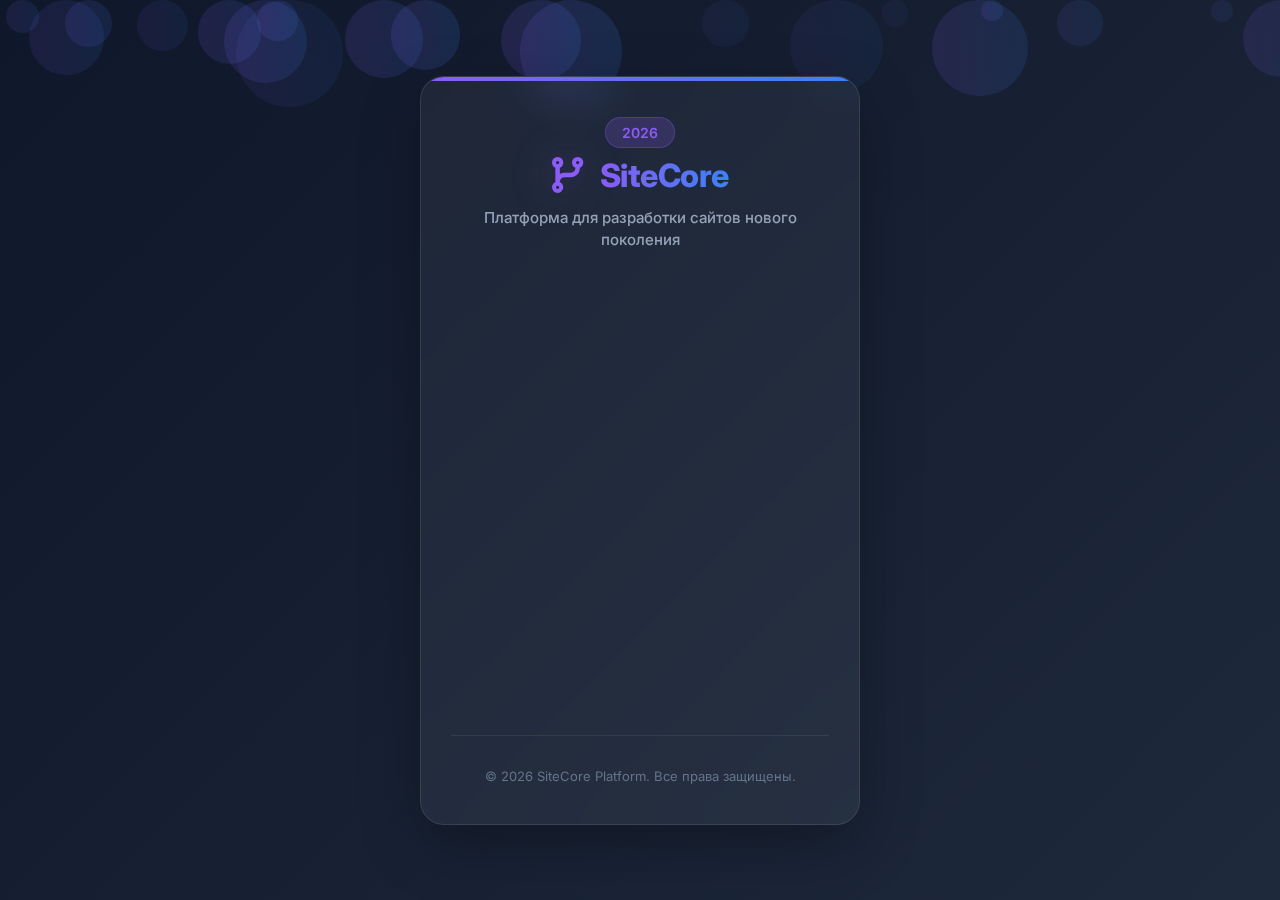
<file: index.html>
<!DOCTYPE html>
<html lang="ru">
<head>
    <meta charset="UTF-8">
    <meta name="viewport" content="width=device-width, initial-scale=1.0">
    <title>SiteCore Platform | 2026</title>
    <link rel="stylesheet" href="https://cdnjs.cloudflare.com/ajax/libs/font-awesome/6.4.0/css/all.min.css">
    <link href="https://fonts.googleapis.com/css2?family=Inter:wght@300;400;500;600;700;800&display=swap" rel="stylesheet">
    <style>
        * {
            margin: 0;
            padding: 0;
            box-sizing: border-box;
            -webkit-tap-highlight-color: transparent;
        }

        body {
            font-family: 'Inter', sans-serif;
            background: linear-gradient(135deg, #0f172a 0%, #1e293b 100%);
            min-height: 100vh;
            display: flex;
            align-items: center;
            justify-content: center;
            padding: 20px;
            color: #fff;
            overflow-x: hidden;
        }

        .login-container {
            width: 100%;
            max-width: 440px;
            animation: fadeIn 0.8s ease;
        }

        @keyframes fadeIn {
            from {
                opacity: 0;
                transform: translateY(20px);
            }
            to {
                opacity: 1;
                transform: translateY(0);
            }
        }

        .glass-card {
            background: rgba(255, 255, 255, 0.05);
            backdrop-filter: blur(20px);
            border-radius: 24px;
            padding: 40px 30px;
            border: 1px solid rgba(255, 255, 255, 0.1);
            box-shadow: 0 20px 60px rgba(0, 0, 0, 0.3);
            position: relative;
            overflow: hidden;
            width: 100%;
        }

        .glass-card::before {
            content: '';
            position: absolute;
            top: 0;
            left: 0;
            right: 0;
            height: 4px;
            background: linear-gradient(90deg, #8b5cf6 0%, #3b82f6 100%);
        }

        .logo-section {
            text-align: center;
            margin-bottom: 40px;
        }

        .logo-main {
            display: flex;
            align-items: center;
            justify-content: center;
            gap: 16px;
            margin-bottom: 12px;
        }

        .logo-main i {
            font-size: 36px;
            color: #8b5cf6;
            filter: drop-shadow(0 0 20px rgba(139, 92, 246, 0.3));
        }

        .logo-main h1 {
            font-size: 32px;
            font-weight: 800;
            background: linear-gradient(90deg, #8b5cf6 0%, #3b82f6 100%);
            -webkit-background-clip: text;
            -webkit-text-fill-color: transparent;
            letter-spacing: -0.5px;
        }

        .year-badge {
            display: inline-block;
            background: rgba(139, 92, 246, 0.2);
            color: #8b5cf6;
            padding: 6px 16px;
            border-radius: 20px;
            font-size: 14px;
            font-weight: 600;
            margin-bottom: 8px;
            border: 1px solid rgba(139, 92, 246, 0.3);
        }

        .tagline {
            color: #94a3b8;
            font-size: 15px;
            font-weight: 500;
            line-height: 1.5;
        }

        .auth-options {
            display: flex;
            flex-direction: column;
            gap: 20px;
            margin-bottom: 32px;
        }

        .auth-card {
            background: rgba(255, 255, 255, 0.03);
            border: 1px solid rgba(255, 255, 255, 0.08);
            border-radius: 16px;
            padding: 24px;
            cursor: pointer;
            transition: all 0.3s cubic-bezier(0.4, 0, 0.2, 1);
            position: relative;
            overflow: hidden;
            user-select: none;
        }

        .auth-card:active {
            transform: translateY(-2px) scale(0.98);
        }

        .auth-card:hover {
            background: rgba(255, 255, 255, 0.06);
            border-color: rgba(139, 92, 246, 0.4);
            transform: translateY(-2px);
            box-shadow: 0 10px 30px rgba(0, 0, 0, 0.2);
        }

        .auth-card::before {
            content: '';
            position: absolute;
            top: 0;
            left: 0;
            right: 0;
            height: 2px;
            background: linear-gradient(90deg, #8b5cf6 0%, #3b82f6 100%);
            opacity: 0;
            transition: opacity 0.3s ease;
        }

        .auth-card:hover::before {
            opacity: 1;
        }

        .auth-icon {
            width: 48px;
            height: 48px;
            border-radius: 14px;
            background: linear-gradient(135deg, rgba(139, 92, 246, 0.2) 0%, rgba(59, 130, 246, 0.2) 100%);
            display: flex;
            align-items: center;
            justify-content: center;
            margin-bottom: 16px;
        }

        .auth-icon i {
            font-size: 22px;
            color: #8b5cf6;
        }

        .auth-title {
            font-size: 18px;
            font-weight: 700;
            color: #fff;
            margin-bottom: 8px;
        }

        .auth-description {
            font-size: 14px;
            color: #94a3b8;
            line-height: 1.5;
            margin-bottom: 0;
        }

        .arrow-icon {
            position: absolute;
            right: 20px;
            top: 50%;
            transform: translateY(-50%);
            color: #64748b;
            font-size: 18px;
            transition: transform 0.3s ease;
        }

        .auth-card:hover .arrow-icon {
            color: #8b5cf6;
            transform: translateY(-50%) translateX(4px);
        }

        .footer {
            text-align: center;
            padding-top: 32px;
            border-top: 1px solid rgba(255, 255, 255, 0.08);
            color: #64748b;
            font-size: 13px;
        }

        .footer a {
            color: #8b5cf6;
            text-decoration: none;
            transition: color 0.3s ease;
        }

        .footer a:hover {
            color: #3b82f6;
        }

        /* Модальные окна */
        .modal {
            display: none;
            position: fixed;
            top: 0;
            left: 0;
            width: 100%;
            height: 100%;
            background: rgba(0, 0, 0, 0.8);
            backdrop-filter: blur(4px);
            z-index: 1000;
            align-items: center;
            justify-content: center;
            padding: 20px;
            animation: fadeIn 0.3s ease;
            overflow-y: auto;
        }

        .modal.active {
            display: flex;
        }

        .modal-content {
            background: rgba(30, 41, 59, 0.95);
            backdrop-filter: blur(20px);
            border-radius: 24px;
            padding: 32px 24px;
            width: 100%;
            max-width: 440px;
            border: 1px solid rgba(255, 255, 255, 0.1);
            position: relative;
            animation: modalSlideIn 0.4s cubic-bezier(0.4, 0, 0.2, 1);
            margin: auto;
        }

        @keyframes modalSlideIn {
            from {
                opacity: 0;
                transform: translateY(30px) scale(0.95);
            }
            to {
                opacity: 1;
                transform: translateY(0) scale(1);
            }
        }

        .modal-header {
            display: flex;
            justify-content: space-between;
            align-items: center;
            margin-bottom: 28px;
        }

        .modal-header h2 {
            font-size: 22px;
            font-weight: 700;
            color: #fff;
        }

        .modal-close {
            background: none;
            border: none;
            color: #94a3b8;
            font-size: 24px;
            cursor: pointer;
            width: 40px;
            height: 40px;
            display: flex;
            align-items: center;
            justify-content: center;
            border-radius: 50%;
            transition: all 0.3s ease;
            padding: 0;
        }

        .modal-close:active {
            background: rgba(255, 255, 255, 0.1);
            transform: scale(0.95);
        }

        .modal-close:hover {
            background: rgba(255, 255, 255, 0.1);
            color: #fff;
        }

        .form-group {
            margin-bottom: 20px;
        }

        .form-group label {
            display: block;
            font-size: 14px;
            font-weight: 600;
            color: #cbd5e1;
            margin-bottom: 8px;
        }

        .form-input {
            width: 100%;
            padding: 14px 16px;
            background: rgba(255, 255, 255, 0.05);
            border: 1px solid rgba(255, 255, 255, 0.1);
            border-radius: 12px;
            color: #fff;
            font-family: 'Inter', sans-serif;
            font-size: 16px;
            transition: all 0.3s ease;
            -webkit-appearance: none;
            appearance: none;
        }

        .form-input:focus {
            outline: none;
            border-color: #8b5cf6;
            background: rgba(255, 255, 255, 0.08);
            box-shadow: 0 0 0 3px rgba(139, 92, 246, 0.1);
        }

        .form-input::placeholder {
            color: #64748b;
        }

        .input-with-icon {
            position: relative;
        }

        .input-with-icon i {
            position: absolute;
            left: 16px;
            top: 50%;
            transform: translateY(-50%);
            color: #64748b;
            pointer-events: none;
        }

        .input-with-icon input {
            padding-left: 48px;
        }

        .password-toggle {
            position: absolute;
            right: 16px;
            top: 50%;
            transform: translateY(-50%);
            background: none;
            border: none;
            color: #64748b;
            cursor: pointer;
            padding: 8px;
            font-size: 18px;
        }

        .password-toggle:active {
            transform: translateY(-50%) scale(0.9);
        }

        .btn-submit {
            width: 100%;
            padding: 16px;
            background: linear-gradient(90deg, #8b5cf6 0%, #3b82f6 100%);
            color: white;
            border: none;
            border-radius: 12px;
            font-family: 'Inter', sans-serif;
            font-size: 16px;
            font-weight: 600;
            cursor: pointer;
            transition: all 0.3s ease;
            display: flex;
            align-items: center;
            justify-content: center;
            gap: 10px;
            margin-top: 8px;
            user-select: none;
        }

        .btn-submit:active {
            transform: translateY(-1px);
            box-shadow: 0 5px 15px rgba(139, 92, 246, 0.3);
        }

        .btn-submit:hover {
            transform: translateY(-2px);
            box-shadow: 0 10px 30px rgba(139, 92, 246, 0.3);
        }

        .error-message {
            background: rgba(239, 68, 68, 0.1);
            color: #f87171;
            padding: 12px 16px;
            border-radius: 12px;
            font-size: 14px;
            margin-bottom: 20px;
            display: none;
            border: 1px solid rgba(239, 68, 68, 0.2);
        }

        .error-message.show {
            display: block;
            animation: fadeIn 0.3s ease;
        }

        .switch-auth {
            text-align: center;
            margin-top: 24px;
            font-size: 14px;
            color: #94a3b8;
        }

        .switch-auth a {
            color: #8b5cf6;
            text-decoration: none;
            font-weight: 600;
            cursor: pointer;
            transition: color 0.3s ease;
            padding: 4px 8px;
            border-radius: 6px;
        }

        .switch-auth a:active {
            background: rgba(139, 92, 246, 0.1);
        }

        .switch-auth a:hover {
            color: #3b82f6;
        }

        /* Исполнитель форма */
        .executor-option {
            background: rgba(255, 255, 255, 0.03);
            border: 1px solid rgba(255, 255, 255, 0.08);
            border-radius: 12px;
            padding: 20px;
            margin-bottom: 16px;
            cursor: pointer;
            transition: all 0.3s ease;
            display: flex;
            align-items: center;
            gap: 16px;
            user-select: none;
        }

        .executor-option:active {
            transform: scale(0.98);
        }

        .executor-option:hover {
            background: rgba(255, 255, 255, 0.06);
            border-color: rgba(139, 92, 246, 0.4);
        }

        .executor-option.selected {
            background: rgba(139, 92, 246, 0.1);
            border-color: #8b5cf6;
        }

        .executor-avatar {
            width: 48px;
            height: 48px;
            border-radius: 12px;
            background: linear-gradient(135deg, #8b5cf6 0%, #3b82f6 100%);
            color: white;
            display: flex;
            align-items: center;
            justify-content: center;
            font-size: 20px;
            font-weight: 700;
            flex-shrink: 0;
        }

        .executor-info {
            flex: 1;
            min-width: 0;
        }

        .executor-name {
            font-size: 16px;
            font-weight: 600;
            color: #fff;
            margin-bottom: 4px;
            white-space: nowrap;
            overflow: hidden;
            text-overflow: ellipsis;
        }

        .executor-role {
            font-size: 14px;
            color: #94a3b8;
            white-space: nowrap;
            overflow: hidden;
            text-overflow: ellipsis;
        }

        /* Адаптивность для телефонов */
        @media (max-width: 480px) {
            body {
                padding: 16px;
                align-items: flex-start;
                min-height: 100vh;
            }
            
            .login-container {
                max-width: 100%;
                margin-top: 20px;
            }
            
            .glass-card {
                padding: 32px 20px;
                border-radius: 20px;
            }
            
            .logo-main {
                gap: 12px;
            }
            
            .logo-main i {
                font-size: 32px;
            }
            
            .logo-main h1 {
                font-size: 28px;
            }
            
            .auth-card {
                padding: 20px;
            }
            
            .auth-icon {
                width: 44px;
                height: 44px;
                margin-bottom: 12px;
            }
            
            .auth-icon i {
                font-size: 20px;
            }
            
            .auth-title {
                font-size: 17px;
            }
            
            .auth-description {
                font-size: 13px;
            }
            
            .arrow-icon {
                right: 16px;
                font-size: 16px;
            }
            
            .modal-content {
                padding: 28px 20px;
                border-radius: 20px;
            }
            
            .modal-header h2 {
                font-size: 20px;
            }
            
            .form-input {
                font-size: 16px;
                padding: 16px;
            }
            
            .executor-option {
                padding: 16px;
            }
            
            .executor-avatar {
                width: 44px;
                height: 44px;
                font-size: 18px;
            }
            
            .executor-name {
                font-size: 15px;
            }
            
            .executor-role {
                font-size: 13px;
            }
        }

        /* Для очень маленьких экранов */
        @media (max-width: 360px) {
            .glass-card {
                padding: 24px 16px;
            }
            
            .logo-main h1 {
                font-size: 24px;
            }
            
            .auth-card {
                padding: 16px;
            }
            
            .modal-content {
                padding: 24px 16px;
            }
        }

        /* Эффекты */
        .particles {
            position: fixed;
            top: 0;
            left: 0;
            width: 100%;
            height: 100%;
            pointer-events: none;
            z-index: -1;
        }

        .particle {
            position: absolute;
            background: linear-gradient(90deg, #8b5cf6 0%, #3b82f6 100%);
            border-radius: 50%;
            opacity: 0.1;
            animation: float 20s infinite linear;
        }

        @keyframes float {
            0% {
                transform: translateY(0) rotate(0deg);
            }
            100% {
                transform: translateY(-1000px) rotate(720deg);
            }
        }

        /* Улучшения для мобильного UX */
        @media (hover: none) and (pointer: coarse) {
            .auth-card:hover {
                transform: none;
            }
            
            .auth-card:active {
                transform: translateY(-2px) scale(0.98);
                background: rgba(255, 255, 255, 0.06);
            }
            
            .btn-submit:hover {
                transform: none;
            }
            
            .btn-submit:active {
                transform: translateY(-1px);
            }
            
            .executor-option:hover {
                background: rgba(255, 255, 255, 0.03);
                border-color: rgba(255, 255, 255, 0.08);
            }
            
            .executor-option:active {
                background: rgba(139, 92, 246, 0.1);
                border-color: #8b5cf6;
            }
        }

        /* Предотвращение зума при фокусе на инпуты на iOS */
        @supports (-webkit-touch-callout: none) {
            input,
            textarea {
                font-size: 16px !important;
            }
        }

        /* Улучшение скролла на мобильных */
        .modal-content {
            -webkit-overflow-scrolling: touch;
            overflow-y: auto;
            max-height: 85vh;
        }

        /* Анимация для кнопок */
        @keyframes pulse {
            0% {
                box-shadow: 0 0 0 0 rgba(139, 92, 246, 0.4);
            }
            70% {
                box-shadow: 0 0 0 10px rgba(139, 92, 246, 0);
            }
            100% {
                box-shadow: 0 0 0 0 rgba(139, 92, 246, 0);
            }
        }

        .btn-submit.loading {
            animation: pulse 2s infinite;
        }

        /* Улучшение визуальной обратной связи */
        .form-input.error {
            border-color: #ef4444;
            background: rgba(239, 68, 68, 0.05);
        }

        .form-input.success {
            border-color: #10b981;
            background: rgba(16, 185, 129, 0.05);
        }
    </style>
</head>
<body>
    <!-- Частицы для фона -->
    <div class="particles" id="particles"></div>

    <!-- Основной контейнер -->
    <div class="login-container">
        <div class="glass-card">
            <div class="logo-section">
                <div class="year-badge">2026</div>
                <div class="logo-main">
                    <i class="fas fa-code-branch"></i>
                    <h1>SiteCore</h1>
                </div>
                <p class="tagline">Платформа для разработки сайтов нового поколения</p>
            </div>

            <div class="auth-options">
                <!-- Панель клиента -->
                <div class="auth-card" id="client-login-card">
                    <div class="auth-icon">
                        <i class="fas fa-user-tie"></i>
                    </div>
                    <div class="auth-title">Клиент</div>
                    <p class="auth-description">
                        Создавайте заказы на разработку сайтов, управляйте проектами и общайтесь с исполнителями
                    </p>
                    <div class="arrow-icon">
                        <i class="fas fa-arrow-right"></i>
                    </div>
                </div>

                <!-- Панель исполнителя -->
                <div class="auth-card" id="executor-login-card">
                    <div class="auth-icon">
                        <i class="fas fa-code"></i>
                    </div>
                    <div class="auth-title">Исполнитель</div>
                    <p class="auth-description">
                        Работайте над проектами, общайтесь с клиентами и управляйте заказами
                    </p>
                    <div class="arrow-icon">
                        <i class="fas fa-arrow-right"></i>
                    </div>
                </div>
            </div>

            <div class="footer">
                © 2026 SiteCore Platform. Все права защищены.
            </div>
        </div>
    </div>

    <!-- Модальное окно входа клиента -->
    <div class="modal" id="client-login-modal">
        <div class="modal-content">
            <div class="modal-header">
                <h2>Вход для клиента</h2>
                <button class="modal-close" data-modal="client-login-modal">&times;</button>
            </div>
            
            <div id="client-error" class="error-message"></div>

            <form id="client-login-form">
                <div class="form-group">
                    <label for="login-email">Email</label>
                    <div class="input-with-icon">
                        <i class="fas fa-envelope"></i>
                        <input type="email" id="login-email" class="form-input" placeholder="Ваш email" required>
                    </div>
                </div>

                <div class="form-group">
                    <label for="login-password">Пароль</label>
                    <div class="input-with-icon">
                        <i class="fas fa-lock"></i>
                        <input type="password" id="login-password" class="form-input" placeholder="Ваш пароль" required>
                        <button type="button" class="password-toggle" data-target="login-password">
                            <i class="fas fa-eye"></i>
                        </button>
                    </div>
                </div>

                <button type="submit" class="btn-submit">
                    <i class="fas fa-sign-in-alt"></i> Войти
                </button>
            </form>

            <div class="switch-auth">
                Нет аккаунта? <a href="#" id="switch-to-register">Зарегистрироваться</a>
            </div>
        </div>
    </div>

    <!-- Модальное окно регистрации клиента -->
    <div class="modal" id="client-register-modal">
        <div class="modal-content">
            <div class="modal-header">
                <h2>Регистрация клиента</h2>
                <button class="modal-close" data-modal="client-register-modal">&times;</button>
            </div>
            
            <div id="register-error" class="error-message"></div>

            <form id="client-register-form">
                <div class="form-group">
                    <label for="client-name">Полное имя</label>
                    <input type="text" id="client-name" class="form-input" placeholder="Иван Иванов" required>
                </div>

                <div class="form-group">
                    <label for="client-email">Email</label>
                    <input type="email" id="client-email" class="form-input" placeholder="example@mail.ru" required>
                </div>

                <div class="form-group">
                    <label for="client-phone">Телефон</label>
                    <input type="tel" id="client-phone" class="form-input" placeholder="+7 (999) 123-45-67" required>
                </div>

                <div class="form-group">
                    <label for="client-telegram">Telegram</label>
                    <div class="input-with-icon">
                        <i class="fab fa-telegram"></i>
                        <input type="text" id="client-telegram" class="form-input" placeholder="@username" required>
                    </div>
                </div>

                <div class="form-group">
                    <label for="client-password">Пароль</label>
                    <div class="input-with-icon">
                        <i class="fas fa-lock"></i>
                        <input type="password" id="client-password" class="form-input" placeholder="Не менее 6 символов" required minlength="6">
                        <button type="button" class="password-toggle" data-target="client-password">
                            <i class="fas fa-eye"></i>
                        </button>
                    </div>
                </div>

                <div class="form-group">
                    <label for="client-password-confirm">Подтвердите пароль</label>
                    <div class="input-with-icon">
                        <i class="fas fa-lock"></i>
                        <input type="password" id="client-password-confirm" class="form-input" placeholder="Повторите пароль" required>
                        <button type="button" class="password-toggle" data-target="client-password-confirm">
                            <i class="fas fa-eye"></i>
                        </button>
                    </div>
                </div>

                <button type="submit" class="btn-submit">
                    <i class="fas fa-user-plus"></i> Зарегистрироваться
                </button>
            </form>

            <div class="switch-auth">
                Уже есть аккаунт? <a href="#" id="switch-to-login">Войти</a>
            </div>
        </div>
    </div>

    <!-- Модальное окно входа исполнителя -->
    <div class="modal" id="executor-login-modal">
        <div class="modal-content">
            <div class="modal-header">
                <h2>Вход для исполнителя</h2>
                <button class="modal-close" data-modal="executor-login-modal">&times;</button>
            </div>
            
            <div id="executor-error" class="error-message"></div>

            <form id="executor-login-form">
                <div class="form-group">
                    <label>Выберите исполнителя</label>
                    
                    <div class="executor-option" data-executor-id="1" data-executor-name="Александр">
                        <div class="executor-avatar">А</div>
                        <div class="executor-info">
                            <div class="executor-name">Александр</div>
                            <div class="executor-role">Team Lead Разработчик</div>
                        </div>
                    </div>
                    
                    <div class="executor-option" data-executor-id="2" data-executor-name="Максим">
                        <div class="executor-avatar">М</div>
                        <div class="executor-info">
                            <div class="executor-name">Максим</div>
                            <div class="executor-role">Frontend Специалист</div>
                        </div>
                    </div>
                </div>

                <div class="form-group">
                    <label for="executor-password">Пароль</label>
                    <div class="input-with-icon">
                        <i class="fas fa-lock"></i>
                        <input type="password" id="executor-password" class="form-input" placeholder="Введите пароль" required>
                        <button type="button" class="password-toggle" data-target="executor-password">
                            <i class="fas fa-eye"></i>
                        </button>
                    </div>
                </div>

                <button type="submit" class="btn-submit">
                    <i class="fas fa-sign-in-alt"></i> Войти как исполнитель
                </button>
            </form>
        </div>
    </div>

    <script>
        // =============================================
        // МОДУЛЬ ДАННЫХ С МИНИМАЛЬНЫМИ ЦЕНАМИ И СРОКАМИ
        // =============================================
        const SiteCoreDataManager = {
            MIN_BUDGET: 500, // Минимальный бюджет 500 руб
            MIN_DEADLINE: 3, // Минимальный срок 3 дня
            
            initialize() {
                console.log('🚀 Инициализация SiteCore Platform...');
                
                if (!localStorage.getItem('sitecore_system_initialized')) {
                    console.log('📦 Инициализация данных системы...');
                    this.initializeSystemData();
                    localStorage.setItem('sitecore_system_initialized', 'true');
                }
                
                this.checkDataStructure();
            },
            
            initializeSystemData() {
                console.log('👥 Создание исполнителей...');
                
                const executors = [
                    {
                        id: 1,
                        name: "Александр",
                        password: "789653",
                        role: "executor",
                        position: "Team Lead Разработчик",
                        avatar: "А",
                        online: true,
                        currentTasks: 0,
                        completedTasks: 0,
                        experience: "5 лет",
                        rating: 4.8
                    },
                    {
                        id: 2,
                        name: "Максим",
                        password: "140612",
                        role: "executor",
                        position: "Frontend Специалист",
                        avatar: "М",
                        online: true,
                        currentTasks: 0,
                        completedTasks: 0,
                        experience: "3 года",
                        rating: 4.6
                    }
                ];
                
                localStorage.setItem('sitecore_executors', JSON.stringify(executors));
                localStorage.setItem('sitecore_clients', JSON.stringify([]));
                localStorage.setItem('sitecore_orders', JSON.stringify([]));
                localStorage.setItem('sitecore_messages', JSON.stringify({}));
                
                console.log('✅ Система инициализирована успешно');
            },
            
            checkDataStructure() {
                const requiredKeys = [
                    'sitecore_executors',
                    'sitecore_clients', 
                    'sitecore_orders',
                    'sitecore_messages'
                ];
                
                requiredKeys.forEach(key => {
                    if (!localStorage.getItem(key)) {
                        console.warn(`⚠️ Отсутствует ключ: ${key}, создаем пустой...`);
                        
                        if (key === 'sitecore_executors') {
                            this.initializeSystemData();
                        } else if (key === 'sitecore_messages') {
                            localStorage.setItem(key, JSON.stringify({}));
                        } else {
                            localStorage.setItem(key, JSON.stringify([]));
                        }
                    }
                });
            },
            
            registerClient(clientData) {
                console.log('📝 Регистрация нового клиента:', clientData.email);
                
                const clients = this.getClients();
                
                // Валидация Telegram
                if (!clientData.telegram.startsWith('@')) {
                    return {
                        success: false,
                        message: "Telegram должен начинаться с @"
                    };
                }
                
                const existingEmail = clients.find(c => c.email === clientData.email);
                if (existingEmail) {
                    return {
                        success: false,
                        message: "Клиент с таким email уже зарегистрирован"
                    };
                }
                
                const existingPhone = clients.find(c => c.phone === clientData.phone);
                if (existingPhone) {
                    return {
                        success: false,
                        message: "Клиент с таким телефоном уже зарегистрирован"
                    };
                }
                
                const newClient = {
                    id: Date.now(),
                    ...clientData,
                    role: "client",
                    avatar: clientData.name.charAt(0).toUpperCase(),
                    registrationDate: new Date().toISOString(),
                    status: "active",
                    ordersCount: 0,
                    totalSpent: 0
                };
                
                clients.push(newClient);
                localStorage.setItem('sitecore_clients', JSON.stringify(clients));
                
                console.log('✅ Клиент успешно зарегистрирован:', newClient.id);
                
                return {
                    success: true,
                    user: newClient
                };
            },
            
            authenticateClient(email, password) {
                console.log('🔐 Аутентификация клиента:', email);
                
                const clients = this.getClients();
                const client = clients.find(c => c.email === email && c.password === password);
                
                if (client) {
                    console.log('✅ Клиент успешно аутентифицирован');
                    const { password: _, ...clientWithoutPassword } = client;
                    return clientWithoutPassword;
                }
                
                console.log('❌ Неверные данные для входа');
                return null;
            },
            
            authenticateExecutor(name, password) {
                console.log('🔐 Аутентификация исполнителя:', name);
                
                const executors = this.getExecutors();
                const executor = executors.find(e => 
                    e.name === name && e.password === password
                );
                
                if (executor) {
                    console.log('✅ Исполнитель успешно аутентифицирован');
                    const { password: _, ...executorWithoutPassword } = executor;
                    return executorWithoutPassword;
                }
                
                console.log('❌ Неверные данные для входа');
                return null;
            },
            
            getExecutors() {
                return JSON.parse(localStorage.getItem('sitecore_executors') || '[]');
            },
            
            getClients() {
                return JSON.parse(localStorage.getItem('sitecore_clients') || '[]');
            },
            
            getAllOrders() {
                return JSON.parse(localStorage.getItem('sitecore_orders') || '[]');
            },
            
            getClientOrders(clientId) {
                const orders = this.getAllOrders();
                return orders.filter(order => order.clientId === clientId);
            },
            
            getExecutorOrders(executorId) {
                const orders = this.getAllOrders();
                return orders.filter(order => order.executorId === executorId);
            },
            
            getAvailableOrders() {
                const orders = this.getAllOrders();
                return orders.filter(order => !order.executorId && order.status === 'new');
            },
            
            // ПРОВЕРКА БЮДЖЕТА И СРОКОВ ПРИ СОЗДАНИИ ЗАКАЗА
            createOrder(orderData) {
                console.log('📦 Создание нового заказа:', orderData.projectName);
                
                // Проверка минимального бюджета
                if (orderData.budget < this.MIN_BUDGET) {
                    console.log('❌ Бюджет слишком мал');
                    return { 
                        success: false, 
                        message: `Бюджет должен быть не менее ${this.MIN_BUDGET} руб.`
                    };
                }
                
                // Проверка минимального срока
                if (orderData.deadline < this.MIN_DEADLINE) {
                    console.log('❌ Срок слишком мал');
                    return { 
                        success: false, 
                        message: `Срок должен быть не менее ${this.MIN_DEADLINE} дней`
                    };
                }
                
                // Валидация промта
                if (orderData.prompt.length < 300) {
                    console.log('❌ Промт слишком короткий');
                    return { success: false, message: "Промт должен содержать минимум 300 символов" };
                }
                
                if (orderData.prompt.length > 2500) {
                    console.log('❌ Промт слишком длинный');
                    return { success: false, message: "Промт должен содержать максимум 2500 символов" };
                }
                
                const orders = this.getAllOrders();
                const newOrder = {
                    id: Date.now(),
                    ...orderData,
                    status: 'new',
                    createdDate: new Date().toISOString(),
                    updatedDate: new Date().toISOString(),
                    executorId: null,
                    executorName: null,
                    progress: 0,
                    messagesCount: 0,
                    attachments: orderData.attachments || []
                };
                
                orders.push(newOrder);
                localStorage.setItem('sitecore_orders', JSON.stringify(orders));
                
                this.initOrderChat(newOrder.id);
                
                console.log('✅ Заказ успешно создан:', newOrder.id);
                
                return {
                    success: true,
                    order: newOrder
                };
            },
            
            initOrderChat(orderId) {
                console.log('💬 Инициализация чата для заказа:', orderId);
                
                const messages = this.getOrderMessages(orderId);
                this.addSystemMessage(orderId, 'Заказ создан. Ожидайте назначения исполнителя.');
                
                return messages;
            },
            
            addMessage(orderId, messageData) {
                const messages = this.getOrderMessages(orderId);
                
                const newMessage = {
                    id: Date.now(),
                    ...messageData,
                    timestamp: new Date().toISOString(),
                    read: false
                };
                
                messages.push(newMessage);
                this.saveOrderMessages(orderId, messages);
                
                return newMessage;
            },
            
            addSystemMessage(orderId, text) {
                return this.addMessage(orderId, {
                    senderId: 'system',
                    senderName: 'Система',
                    senderRole: 'system',
                    text: text,
                    type: 'system'
                });
            },
            
            getOrderMessages(orderId) {
                const allMessages = JSON.parse(localStorage.getItem('sitecore_messages') || '{}');
                return allMessages[orderId] || [];
            },
            
            saveOrderMessages(orderId, messages) {
                const allMessages = JSON.parse(localStorage.getItem('sitecore_messages') || '{}');
                allMessages[orderId] = messages;
                localStorage.setItem('sitecore_messages', JSON.stringify(allMessages));
            },
            
            getStatusText(status) {
                const statuses = {
                    'new': 'Новый',
                    'in_progress': 'В работе',
                    'review': 'На проверке',
                    'completed': 'Завершен',
                    'paid': 'Оплачен'
                };
                return statuses[status] || status;
            },
            
            formatCurrency(amount) {
                return new Intl.NumberFormat('ru-RU', {
                    style: 'currency',
                    currency: 'RUB',
                    minimumFractionDigits: 0
                }).format(amount);
            },
            
            calculateDeadline(days) {
                const date = new Date();
                date.setDate(date.getDate() + days);
                return date;
            },
            
            validatePrompt(prompt) {
                if (!prompt || prompt.trim().length === 0) {
                    return { valid: false, message: "Промт не может быть пустым" };
                }
                
                if (prompt.length < 300) {
                    return { valid: false, message: "Промт должен содержать минимум 300 символов" };
                }
                
                if (prompt.length > 2500) {
                    return { valid: false, message: "Промт должен содержать максимум 2500 символов" };
                }
                
                return { valid: true, message: "Промт валиден" };
            },
            
            assignOrder(orderId, executorId) {
                console.log('👥 Назначение заказа исполнителю:', orderId, executorId);
                
                const orders = this.getAllOrders();
                const executors = this.getExecutors();
                
                const orderIndex = orders.findIndex(o => o.id === orderId);
                const executor = executors.find(e => e.id === executorId);
                
                if (orderIndex === -1) {
                    return { success: false, message: "Заказ не найден" };
                }
                
                if (!executor) {
                    return { success: false, message: "Исполнитель не найден" };
                }
                
                orders[orderIndex] = {
                    ...orders[orderIndex],
                    executorId: executorId,
                    executorName: executor.name,
                    status: 'in_progress',
                    assignedDate: new Date().toISOString(),
                    updatedDate: new Date().toISOString()
                };
                
                localStorage.setItem('sitecore_orders', JSON.stringify(orders));
                
                executor.currentTasks = (executor.currentTasks || 0) + 1;
                this.updateExecutor(executor);
                
                this.addSystemMessage(orderId, `Заказ назначен исполнителю ${executor.name}`);
                
                console.log('✅ Заказ успешно назначен');
                
                return {
                    success: true,
                    order: orders[orderIndex]
                };
            },
            
            updateExecutor(executor) {
                const executors = this.getExecutors();
                const executorIndex = executors.findIndex(e => e.id === executor.id);
                
                if (executorIndex !== -1) {
                    executors[executorIndex] = executor;
                    localStorage.setItem('sitecore_executors', JSON.stringify(executors));
                }
            }
        };

        // =============================================
        // ОСНОВНОЙ КОД СИСТЕМЫ
        // =============================================
        
        SiteCoreDataManager.initialize();

        let selectedExecutor = null;

        // Создание частиц для фона
        function createParticles() {
            const particles = document.getElementById('particles');
            const particleCount = window.innerWidth < 480 ? 15 : 20;
            
            for (let i = 0; i < particleCount; i++) {
                const particle = document.createElement('div');
                particle.classList.add('particle');
                
                const size = Math.random() * (window.innerWidth < 480 ? 80 : 100) + 20;
                const posX = Math.random() * 100;
                const duration = Math.random() * 20 + 20;
                const delay = Math.random() * 5;
                
                particle.style.width = `${size}px`;
                particle.style.height = `${size}px`;
                particle.style.left = `${posX}%`;
                particle.style.animationDuration = `${duration}s`;
                particle.style.animationDelay = `${delay}s`;
                particle.style.opacity = Math.random() * 0.1 + 0.05;
                
                particles.appendChild(particle);
            }
        }

        // =============================================
        // ОБРАБОТЧИКИ ДЛЯ МОБИЛЬНЫХ УСТРОЙСТВ
        // =============================================

        // Предотвращение скролла страницы при открытой модалке
        function preventBodyScroll(prevent) {
            if (prevent) {
                document.body.style.overflow = 'hidden';
                document.body.style.position = 'fixed';
                document.body.style.width = '100%';
            } else {
                document.body.style.overflow = '';
                document.body.style.position = '';
                document.body.style.width = '';
            }
        }

        // Адаптивный размер модальных окон
        function adjustModalSize() {
            const isMobile = window.innerWidth < 480;
            const modals = document.querySelectorAll('.modal-content');
            
            modals.forEach(modal => {
                if (isMobile) {
                    modal.style.maxHeight = '85vh';
                    modal.style.overflowY = 'auto';
                } else {
                    modal.style.maxHeight = '';
                    modal.style.overflowY = '';
                }
            });
        }

        // =============================================
        // ОСНОВНЫЕ ОБРАБОТЧИКИ КНОПОК
        // =============================================

        document.getElementById('client-login-card').addEventListener('click', function(e) {
            e.preventDefault();
            openModal('client-login-modal');
        });

        document.getElementById('executor-login-card').addEventListener('click', function(e) {
            e.preventDefault();
            openModal('executor-login-modal');
        });

        document.querySelectorAll('.modal-close').forEach(button => {
            button.addEventListener('click', function(e) {
                e.stopPropagation();
                const modalId = this.getAttribute('data-modal');
                closeModal(modalId);
            });
        });

        document.querySelectorAll('.modal').forEach(modal => {
            modal.addEventListener('click', function(e) {
                if (e.target === this) {
                    this.classList.remove('active');
                    preventBodyScroll(false);
                }
            });
        });

        document.getElementById('switch-to-register').addEventListener('click', function(e) {
            e.preventDefault();
            closeModal('client-login-modal');
            openModal('client-register-modal');
        });

        document.getElementById('switch-to-login').addEventListener('click', function(e) {
            e.preventDefault();
            closeModal('client-register-modal');
            openModal('client-login-modal');
        });

        document.querySelectorAll('.executor-option').forEach(option => {
            option.addEventListener('click', function(e) {
                e.stopPropagation();
                
                document.querySelectorAll('.executor-option').forEach(opt => {
                    opt.classList.remove('selected');
                });
                
                this.classList.add('selected');
                
                selectedExecutor = {
                    id: parseInt(this.getAttribute('data-executor-id')),
                    name: this.getAttribute('data-executor-name')
                };
            });
        });

        document.querySelectorAll('.password-toggle').forEach(button => {
            button.addEventListener('click', function(e) {
                e.preventDefault();
                
                const targetId = this.getAttribute('data-target');
                const input = document.getElementById(targetId);
                const icon = this.querySelector('i');
                
                if (input.type === 'password') {
                    input.type = 'text';
                    icon.className = 'fas fa-eye-slash';
                } else {
                    input.type = 'password';
                    icon.className = 'fas fa-eye';
                }
            });
        });

        // =============================================
        // ОБРАБОТКА ФОРМ С УЛУЧШЕННЫМИ ПРОВЕРКАМИ
        // =============================================

        document.getElementById('client-login-form').addEventListener('submit', async function(e) {
            e.preventDefault();
            
            const email = document.getElementById('login-email').value.trim();
            const password = document.getElementById('login-password').value;
            
            if (!email || !password) {
                showError('client-error', 'Заполните все поля');
                return;
            }
            
            // Визуальная обратная связь
            const submitBtn = this.querySelector('.btn-submit');
            submitBtn.innerHTML = '<i class="fas fa-spinner fa-spin"></i> Вход...';
            submitBtn.disabled = true;
            
            // Имитация задержки сети
            await new Promise(resolve => setTimeout(resolve, 800));
            
            const user = SiteCoreDataManager.authenticateClient(email, password);
            
            submitBtn.innerHTML = '<i class="fas fa-sign-in-alt"></i> Войти';
            submitBtn.disabled = false;
            
            if (user) {
                localStorage.setItem('currentUser', JSON.stringify(user));
                window.location.href = 'client-dashboard.html';
            } else {
                showError('client-error', 'Неверный email или пароль');
                
                // Анимация ошибки
                const emailInput = document.getElementById('login-email');
                const passwordInput = document.getElementById('login-password');
                
                emailInput.classList.add('error');
                passwordInput.classList.add('error');
                
                setTimeout(() => {
                    emailInput.classList.remove('error');
                    passwordInput.classList.remove('error');
                }, 2000);
            }
        });

        document.getElementById('client-register-form').addEventListener('submit', async function(e) {
            e.preventDefault();
            
            const name = document.getElementById('client-name').value.trim();
            const email = document.getElementById('client-email').value.trim();
            const phone = document.getElementById('client-phone').value.trim();
            const telegram = document.getElementById('client-telegram').value.trim();
            const password = document.getElementById('client-password').value;
            const passwordConfirm = document.getElementById('client-password-confirm').value;
            
            if (!name || !email || !phone || !telegram || !password || !passwordConfirm) {
                showError('register-error', 'Заполните все поля');
                return;
            }
            
            // Валидация телефона
            const phoneRegex = /^[\+]?[78]\d{10}$/;
            const cleanedPhone = phone.replace(/\D/g, '');
            if (!phoneRegex.test('8' + cleanedPhone.slice(-10))) {
                showError('register-error', 'Введите корректный номер телефона');
                return;
            }
            
            if (password !== passwordConfirm) {
                showError('register-error', 'Пароли не совпадают');
                return;
            }
            
            if (password.length < 6) {
                showError('register-error', 'Пароль должен содержать не менее 6 символов');
                return;
            }
            
            if (!telegram.startsWith('@')) {
                showError('register-error', 'Telegram должен начинаться с @');
                return;
            }
            
            // Визуальная обратная связь
            const submitBtn = this.querySelector('.btn-submit');
            submitBtn.innerHTML = '<i class="fas fa-spinner fa-spin"></i> Регистрация...';
            submitBtn.disabled = true;
            
            // Имитация задержки сети
            await new Promise(resolve => setTimeout(resolve, 1000));
            
            const result = SiteCoreDataManager.registerClient({
                name,
                email,
                phone,
                telegram,
                password
            });
            
            submitBtn.innerHTML = '<i class="fas fa-user-plus"></i> Зарегистрироваться';
            submitBtn.disabled = false;
            
            if (result.success) {
                // Успешная регистрация - зеленый индикатор
                submitBtn.classList.add('success');
                submitBtn.innerHTML = '<i class="fas fa-check"></i> Успешно!';
                
                await new Promise(resolve => setTimeout(resolve, 1000));
                
                const user = SiteCoreDataManager.authenticateClient(email, password);
                if (user) {
                    localStorage.setItem('currentUser', JSON.stringify(user));
                    window.location.href = 'client-dashboard.html';
                }
            } else {
                showError('register-error', result.message);
            }
        });

        document.getElementById('executor-login-form').addEventListener('submit', async function(e) {
            e.preventDefault();
            
            if (!selectedExecutor) {
                showError('executor-error', 'Выберите исполнителя');
                return;
            }
            
            const password = document.getElementById('executor-password').value;
            
            if (!password) {
                showError('executor-error', 'Введите пароль');
                return;
            }
            
            // Визуальная обратная связь
            const submitBtn = this.querySelector('.btn-submit');
            submitBtn.innerHTML = '<i class="fas fa-spinner fa-spin"></i> Вход...';
            submitBtn.disabled = true;
            
            // Имитация задержки сети
            await new Promise(resolve => setTimeout(resolve, 800));
            
            const executor = SiteCoreDataManager.authenticateExecutor(selectedExecutor.name, password);
            
            submitBtn.innerHTML = '<i class="fas fa-sign-in-alt"></i> Войти как исполнитель';
            submitBtn.disabled = false;
            
            if (executor) {
                localStorage.setItem('currentUser', JSON.stringify(executor));
                window.location.href = 'executor-dashboard.html';
            } else {
                showError('executor-error', 'Неверный пароль');
                
                // Анимация ошибки
                const passwordInput = document.getElementById('executor-password');
                passwordInput.classList.add('error');
                
                setTimeout(() => {
                    passwordInput.classList.remove('error');
                }, 2000);
            }
        });

        // =============================================
        // УЛУЧШЕННЫЕ ВСПОМОГАТЕЛЬНЫЕ ФУНКЦИИ
        // =============================================

        function openModal(modalId) {
            const modal = document.getElementById(modalId);
            if (!modal) return;
            
            // Сброс ошибок
            const errorEl = modal.querySelector('.error-message');
            if (errorEl) {
                errorEl.classList.remove('show');
            }
            
            // Сброс форм
            const form = modal.querySelector('form');
            if (form) {
                form.reset();
            }
            
            // Для формы исполнителя - выбор по умолчанию
            if (modalId === 'executor-login-modal') {
                selectedExecutor = null;
                document.querySelectorAll('.executor-option').forEach(opt => {
                    opt.classList.remove('selected');
                });
                
                const firstOption = modal.querySelector('.executor-option');
                if (firstOption) {
                    firstOption.click();
                }
            }
            
            modal.classList.add('active');
            preventBodyScroll(true);
            adjustModalSize();
            
            // Автофокус на первое поле
            const firstInput = modal.querySelector('input');
            if (firstInput) {
                setTimeout(() => {
                    firstInput.focus();
                    // Для мобильных - прокрутка к полю
                    if (window.innerWidth < 480) {
                        firstInput.scrollIntoView({ behavior: 'smooth', block: 'center' });
                    }
                }, 100);
            }
        }

        function closeModal(modalId) {
            const modal = document.getElementById(modalId);
            if (modal) {
                modal.classList.remove('active');
                preventBodyScroll(false);
            }
        }

        function showError(elementId, message) {
            const errorEl = document.getElementById(elementId);
            if (!errorEl) return;
            
            errorEl.textContent = message;
            errorEl.classList.add('show');
            
            // Автоскрытие
            setTimeout(() => {
                errorEl.classList.remove('show');
            }, 5000);
            
            // Прокрутка к ошибке на мобильных
            if (window.innerWidth < 480) {
                errorEl.scrollIntoView({ behavior: 'smooth', block: 'center' });
            }
        }

        // =============================================
        // ИНИЦИАЛИЗАЦИЯ ПРИ ЗАГРУЗКЕ
        // =============================================

        document.addEventListener('DOMContentLoaded', function() {
            createParticles();
            
            // Анимация появления карточек
            document.querySelectorAll('.auth-card').forEach((card, index) => {
                card.style.opacity = '0';
                card.style.animation = 'fadeIn 0.5s ease forwards';
                card.style.animationDelay = `${index * 0.2 + 0.3}s`;
            });
            
            // Выбор первого исполнителя по умолчанию
            const firstOption = document.querySelector('.executor-option');
            if (firstOption) {
                selectedExecutor = {
                    id: parseInt(firstOption.getAttribute('data-executor-id')),
                    name: firstOption.getAttribute('data-executor-name')
                };
            }
            
            // Улучшенные эффекты для мобильных
            document.querySelectorAll('.auth-card').forEach(card => {
                card.addEventListener('touchstart', function() {
                    this.style.transform = 'translateY(-2px) scale(0.98)';
                });
                
                card.addEventListener('touchend', function() {
                    this.style.transform = 'translateY(0) scale(1)';
                });
            });
            
            // Адаптация к изменению размера окна
            window.addEventListener('resize', adjustModalSize);
            
            // ESC для закрытия модалок
            document.addEventListener('keydown', function(e) {
                if (e.key === 'Escape') {
                    document.querySelectorAll('.modal.active').forEach(modal => {
                        modal.classList.remove('active');
                        preventBodyScroll(false);
                    });
                }
            });
            
            // Проверка авторизации
            const currentUser = localStorage.getItem('currentUser');
            if (currentUser) {
                const user = JSON.parse(currentUser);
                console.log(`👋 Добро пожаловать, ${user.name}!`);
            }
            
            // Оптимизация для iOS
            if (/iPad|iPhone|iPod/.test(navigator.userAgent)) {
                document.body.style.cursor = 'pointer';
            }
        });

        // Предотвращение двойного тапа для масштабирования на мобильных
        let lastTouchEnd = 0;
        document.addEventListener('touchend', function(event) {
            const now = (new Date()).getTime();
            if (now - lastTouchEnd <= 300) {
                event.preventDefault();
            }
            lastTouchEnd = now;
        }, false);

        // Улучшение визуальной обратной связи для тач-устройств
        document.addEventListener('touchstart', function() {}, {passive: true});
    </script>
</body>
</html>
</file>
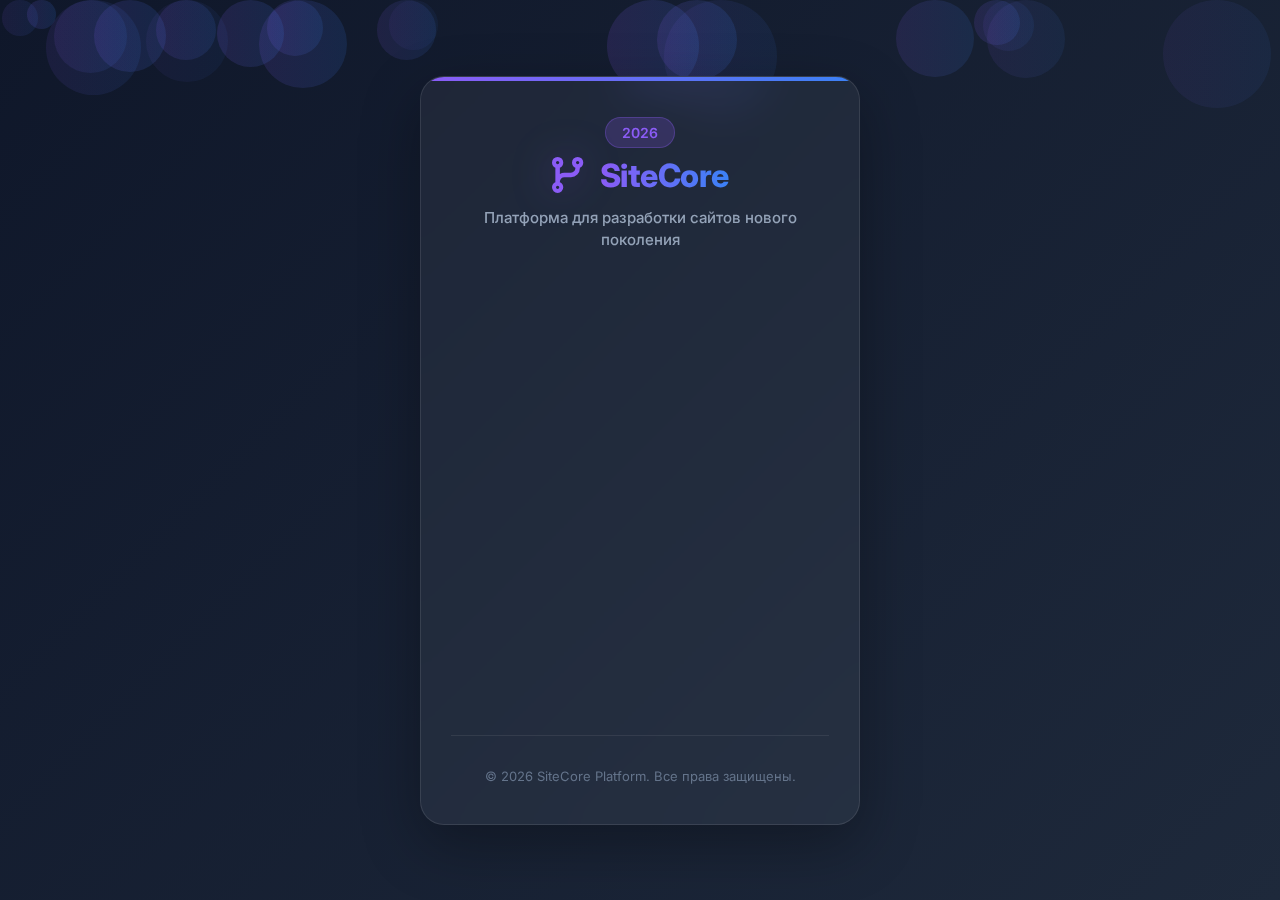
<file: client-dashboard.html>
<!DOCTYPE html>
<html lang="ru">
<head>
    <meta charset="UTF-8">
    <meta name="viewport" content="width=device-width, initial-scale=1.0">
    <title>SiteCore | Панель клиента</title>
    <style>
        * {
            margin: 0;
            padding: 0;
            box-sizing: border-box;
        }

        :root {
            --primary: #667eea;
            --primary-dark: #5a67d8;
            --primary-light: #8a9ef5;
            --secondary: #764ba2;
            --success: #10b981;
            --warning: #f59e0b;
            --danger: #ef4444;
            --dark: #1f2937;
            --gray: #6b7280;
            --gray-light: #e5e7eb;
            --gray-lighter: #f3f4f6;
            --white: #ffffff;
            --radius: 12px;
            --radius-lg: 20px;
            --shadow: 0 10px 25px -5px rgba(0, 0, 0, 0.1);
            --shadow-lg: 0 20px 50px -12px rgba(0, 0, 0, 0.25);
        }

        body {
            font-family: -apple-system, BlinkMacSystemFont, 'Segoe UI', Roboto, Oxygen, Ubuntu, sans-serif;
            background: var(--gray-lighter);
            min-height: 100vh;
        }

        .dashboard {
            display: grid;
            grid-template-columns: 280px 1fr;
            min-height: 100vh;
        }

        /* Боковая панель */
        .sidebar {
            background: linear-gradient(180deg, var(--dark) 0%, #111827 100%);
            color: white;
            padding: 30px 0;
            display: flex;
            flex-direction: column;
            box-shadow: 2px 0 10px rgba(0, 0, 0, 0.1);
        }

        .logo {
            padding: 0 30px 30px;
            border-bottom: 1px solid rgba(255, 255, 255, 0.1);
        }

        .logo h2 {
            font-size: 24px;
            font-weight: 800;
            background: linear-gradient(90deg, var(--primary-light) 0%, white 100%);
            -webkit-background-clip: text;
            -webkit-text-fill-color: transparent;
            margin-bottom: 8px;
        }

        .role-badge {
            display: inline-block;
            background: rgba(255, 255, 255, 0.1);
            padding: 6px 12px;
            border-radius: 20px;
            font-size: 12px;
            font-weight: 600;
        }

        .user-profile {
            padding: 30px;
            display: flex;
            align-items: center;
            gap: 16px;
            border-bottom: 1px solid rgba(255, 255, 255, 0.1);
        }

        .user-avatar {
            width: 60px;
            height: 60px;
            border-radius: 50%;
            background: linear-gradient(135deg, var(--primary) 0%, var(--secondary) 100%);
            display: flex;
            align-items: center;
            justify-content: center;
            font-size: 24px;
            font-weight: 700;
            color: white;
        }

        .user-info h3 {
            font-size: 18px;
            font-weight: 700;
            margin-bottom: 4px;
        }

        .user-info p {
            font-size: 14px;
            color: rgba(255, 255, 255, 0.7);
        }

        .nav-menu {
            flex: 1;
            padding: 30px 0;
        }

        .nav-item {
            display: flex;
            align-items: center;
            gap: 16px;
            padding: 16px 30px;
            color: rgba(255, 255, 255, 0.7);
            border-left: 4px solid transparent;
            cursor: pointer;
            transition: all 0.3s;
        }

        .nav-item:hover {
            background: rgba(255, 255, 255, 0.05);
            color: white;
        }

        .nav-item.active {
            background: rgba(102, 126, 234, 0.1);
            color: white;
            border-left-color: var(--primary);
        }

        .nav-item i {
            font-size: 18px;
            width: 24px;
        }

        .badge {
            margin-left: auto;
            background: var(--primary);
            color: white;
            font-size: 12px;
            padding: 2px 8px;
            border-radius: 12px;
            min-width: 20px;
            text-align: center;
        }

        .sidebar-footer {
            padding: 30px;
            border-top: 1px solid rgba(255, 255, 255, 0.1);
        }

        .logout-btn {
            width: 100%;
            padding: 12px;
            background: rgba(239, 68, 68, 0.1);
            color: var(--danger);
            border: none;
            border-radius: var(--radius);
            font-weight: 600;
            cursor: pointer;
            display: flex;
            align-items: center;
            justify-content: center;
            gap: 8px;
        }

        .logout-btn:hover {
            background: rgba(239, 68, 68, 0.2);
        }

        /* Основной контент */
        .main-content {
            display: flex;
            flex-direction: column;
        }

        .header {
            background: white;
            padding: 20px 40px;
            display: flex;
            justify-content: space-between;
            align-items: center;
            box-shadow: 0 2px 10px rgba(0, 0, 0, 0.05);
        }

        .header-left h1 {
            font-size: 24px;
            font-weight: 700;
            margin-bottom: 4px;
            color: var(--dark);
        }

        .header-left p {
            color: var(--gray);
            font-size: 14px;
        }

        .content-section {
            display: none;
            padding: 30px;
            flex: 1;
        }

        .content-section.active {
            display: block;
            animation: fadeIn 0.3s;
        }

        @keyframes fadeIn {
            from { opacity: 0; transform: translateY(10px); }
            to { opacity: 1; transform: translateY(0); }
        }

        /* Главная */
        .welcome-card {
            background: linear-gradient(135deg, var(--primary) 0%, var(--secondary) 100%);
            border-radius: var(--radius-lg);
            padding: 40px;
            color: white;
            margin-bottom: 30px;
        }

        .welcome-card h2 {
            font-size: 28px;
            font-weight: 700;
            margin-bottom: 10px;
        }

        .welcome-card p {
            opacity: 0.9;
            margin-bottom: 20px;
        }

        .btn-primary {
            padding: 12px 24px;
            background: white;
            color: var(--primary);
            border: none;
            border-radius: var(--radius);
            font-weight: 600;
            cursor: pointer;
            transition: all 0.3s;
        }

        .btn-primary:hover {
            transform: translateY(-2px);
            box-shadow: var(--shadow);
        }

        .stats-grid {
            display: grid;
            grid-template-columns: repeat(auto-fit, minmax(200px, 1fr));
            gap: 20px;
            margin-bottom: 30px;
        }

        .stat-card {
            background: white;
            border-radius: var(--radius);
            padding: 20px;
            display: flex;
            align-items: center;
            gap: 16px;
            box-shadow: var(--shadow);
        }

        .stat-icon {
            width: 50px;
            height: 50px;
            border-radius: var(--radius);
            display: flex;
            align-items: center;
            justify-content: center;
            font-size: 20px;
            color: white;
        }

        .stat-icon.active { background: var(--primary); }
        .stat-icon.completed { background: var(--success); }
        .stat-icon.budget { background: var(--secondary); }
        .stat-icon.messages { background: var(--warning); }

        .stat-info h4 {
            font-size: 13px;
            color: var(--gray);
            margin-bottom: 4px;
        }

        .stat-value {
            font-size: 20px;
            font-weight: 700;
            color: var(--dark);
        }

        /* Мои заказы */
        .orders-table {
            background: white;
            border-radius: var(--radius);
            overflow: hidden;
            box-shadow: var(--shadow);
        }

        .table-header {
            display: grid;
            grid-template-columns: 2fr 1fr 1fr 1fr 1fr 1fr;
            padding: 16px 20px;
            background: var(--gray-lighter);
            font-weight: 600;
            color: var(--dark);
            font-size: 13px;
        }

        .table-body {
            max-height: 500px;
            overflow-y: auto;
        }

        .order-row {
            display: grid;
            grid-template-columns: 2fr 1fr 1fr 1fr 1fr 1fr;
            padding: 16px 20px;
            align-items: center;
            border-bottom: 1px solid var(--gray-light);
        }

        .order-row:hover {
            background: #fafafa;
        }

        .order-status {
            padding: 6px 12px;
            border-radius: 20px;
            font-size: 12px;
            font-weight: 600;
            text-align: center;
        }

        .status-new { background: #dbeafe; color: #1d4ed8; }
        .status-in-progress { background: #fef3c7; color: #d97706; }
        .status-review { background: #fce7f3; color: #be185d; }
        .status-completed { background: #dcfce7; color: #16a34a; }

        .order-actions {
            display: flex;
            gap: 8px;
        }

        .btn-small {
            padding: 6px 12px;
            border-radius: 4px;
            font-size: 12px;
            font-weight: 500;
            cursor: pointer;
            border: 1px solid var(--gray-light);
            background: white;
        }

        .btn-small.primary {
            background: var(--primary);
            color: white;
            border: none;
        }

        /* Новый заказ */
        .form-container {
            background: white;
            border-radius: var(--radius-lg);
            padding: 40px;
            box-shadow: var(--shadow);
            max-width: 800px;
            margin: 0 auto;
        }

        .form-group {
            margin-bottom: 20px;
        }

        .form-group label {
            display: block;
            margin-bottom: 8px;
            font-weight: 600;
            color: var(--dark);
        }

        .form-input, .form-select, .form-textarea {
            width: 100%;
            padding: 12px;
            border: 2px solid var(--gray-light);
            border-radius: var(--radius);
            font-size: 14px;
        }

        .form-textarea {
            min-height: 150px;
            resize: vertical;
        }

        .form-row {
            display: grid;
            grid-template-columns: 1fr 1fr;
            gap: 20px;
        }

        .prompt-counter {
            font-size: 14px;
            color: var(--gray);
            text-align: right;
            margin-top: 8px;
        }

        .prompt-counter.warning {
            color: var(--danger);
        }

        .form-actions {
            display: flex;
            justify-content: flex-end;
            gap: 12px;
            margin-top: 30px;
            padding-top: 30px;
            border-top: 1px solid var(--gray-light);
        }

        .btn-secondary {
            padding: 12px 24px;
            background: white;
            color: var(--dark);
            border: 2px solid var(--gray-light);
            border-radius: var(--radius);
            font-weight: 600;
            cursor: pointer;
        }

        /* Профиль */
        .profile-card {
            background: white;
            border-radius: var(--radius-lg);
            padding: 40px;
            box-shadow: var(--shadow);
            max-width: 600px;
            margin: 0 auto;
        }

        .profile-header {
            display: flex;
            justify-content: space-between;
            align-items: center;
            margin-bottom: 30px;
        }

        .profile-content {
            display: grid;
            grid-template-columns: 1fr 2fr;
            gap: 30px;
        }

        .profile-sidebar {
            text-align: center;
        }

        .profile-avatar {
            width: 100px;
            height: 100px;
            border-radius: 50%;
            background: linear-gradient(135deg, var(--primary) 0%, var(--secondary) 100%);
            color: white;
            display: flex;
            align-items: center;
            justify-content: center;
            font-size: 36px;
            font-weight: 700;
            margin: 0 auto 20px;
        }

        .profile-sidebar h3 {
            font-size: 20px;
            font-weight: 700;
            margin-bottom: 8px;
        }

        .profile-stats {
            display: flex;
            justify-content: space-around;
            margin-top: 20px;
        }

        .profile-stat {
            text-align: center;
        }

        .profile-stat .value {
            display: block;
            font-size: 20px;
            font-weight: 700;
            color: var(--primary);
        }

        .profile-stat .label {
            font-size: 12px;
            color: var(--gray);
        }

        .details-section {
            margin-bottom: 30px;
        }

        .details-section h4 {
            font-size: 16px;
            font-weight: 700;
            margin-bottom: 16px;
            color: var(--dark);
        }

        .detail-row {
            display: flex;
            justify-content: space-between;
            padding: 12px 0;
            border-bottom: 1px solid var(--gray-light);
        }

        .detail-label {
            font-weight: 600;
            color: var(--dark);
        }

        .detail-value {
            color: var(--gray);
        }

        /* Модальное окно */
        .modal-overlay {
            position: fixed;
            top: 0;
            left: 0;
            width: 100%;
            height: 100%;
            background: rgba(0, 0, 0, 0.5);
            display: none;
            align-items: center;
            justify-content: center;
            z-index: 1000;
            padding: 20px;
        }

        .modal-overlay.active {
            display: flex;
        }

        .modal {
            background: white;
            border-radius: var(--radius-lg);
            padding: 30px;
            max-width: 500px;
            width: 100%;
            max-height: 80vh;
            overflow-y: auto;
        }

        .modal-header {
            display: flex;
            justify-content: space-between;
            align-items: center;
            margin-bottom: 20px;
        }

        .modal-header h3 {
            font-size: 20px;
            font-weight: 700;
            color: var(--dark);
        }

        .modal-close {
            background: none;
            border: none;
            font-size: 24px;
            color: var(--gray);
            cursor: pointer;
        }

        /* Уведомление */
        .notification {
            position: fixed;
            bottom: 20px;
            right: 20px;
            background: var(--dark);
            color: white;
            padding: 16px 24px;
            border-radius: var(--radius);
            box-shadow: var(--shadow-lg);
            z-index: 1001;
            display: none;
        }

        .notification.active {
            display: block;
            animation: slideInRight 0.3s;
        }

        @keyframes slideInRight {
            from { transform: translateX(100%); opacity: 0; }
            to { transform: translateX(0); opacity: 1; }
        }

        /* Адаптивность */
        @media (max-width: 768px) {
            .dashboard {
                grid-template-columns: 1fr;
            }
            
            .sidebar {
                display: none;
            }
            
            .header {
                padding: 16px;
            }
            
            .content-section {
                padding: 16px;
            }
            
            .form-row {
                grid-template-columns: 1fr;
            }
            
            .table-header,
            .order-row {
                grid-template-columns: 1fr;
                gap: 10px;
            }
            
            .profile-content {
                grid-template-columns: 1fr;
            }
        }
    </style>
</head>
<body>
    <div class="dashboard">
        <nav class="sidebar">
            <div class="logo">
                <h2>SiteCore</h2>
                <div class="role-badge">Клиент</div>
            </div>

            <div class="user-profile">
                <div class="user-avatar" id="user-avatar">К</div>
                <div class="user-info">
                    <h3 id="user-name">Иван Иванов</h3>
                    <p id="user-email">example@mail.ru</p>
                </div>
            </div>

            <div class="nav-menu">
                <div class="nav-item active" data-section="dashboard">
                    <i>🏠</i> Главная
                </div>
                <div class="nav-item" data-section="orders">
                    <i>📋</i> Мои заказы
                    <span class="badge" id="orders-count">0</span>
                </div>
                <div class="nav-item" data-section="new-order">
                    <i>➕</i> Новый заказ
                </div>
                <div class="nav-item" data-section="profile">
                    <i>👤</i> Профиль
                </div>
            </div>

            <div class="sidebar-footer">
                <button class="logout-btn" id="logout-btn">
                    <i>🚪</i> Выйти
                </button>
            </div>
        </nav>

        <main class="main-content">
            <header class="header">
                <div class="header-left">
                    <h1 id="page-title">Главная</h1>
                    <p id="page-subtitle">Добро пожаловать в SiteCore</p>
                </div>
            </header>

            <!-- Главная -->
            <section id="dashboard-section" class="content-section active">
                <div class="welcome-card">
                    <h2>Добро пожаловать, <span id="welcome-name">Иван</span>!</h2>
                    <p>SiteCore помогает превратить ваши идеи в современные сайты.</p>
                    <button class="btn-primary" id="create-order-btn">Создать заказ</button>
                </div>

                <div class="stats-grid">
                    <div class="stat-card">
                        <div class="stat-icon active">📝</div>
                        <div class="stat-info">
                            <h4>Активные заказы</h4>
                            <p class="stat-value" id="active-orders-count">0</p>
                        </div>
                    </div>
                    <div class="stat-card">
                        <div class="stat-icon completed">✅</div>
                        <div class="stat-info">
                            <h4>Завершённые</h4>
                            <p class="stat-value" id="completed-orders-count">0</p>
                        </div>
                    </div>
                    <div class="stat-card">
                        <div class="stat-icon budget">💰</div>
                        <div class="stat-info">
                            <h4>Общий бюджет</h4>
                            <p class="stat-value" id="total-budget">0 ₽</p>
                        </div>
                    </div>
                </div>

                <div style="margin-top: 40px;">
                    <h3 style="margin-bottom: 20px; color: var(--dark);">Последние заказы</h3>
                    <div class="orders-table">
                        <div class="table-header">
                            <div>Проект</div>
                            <div>Тип</div>
                            <div>Бюджет</div>
                            <div>Срок</div>
                            <div>Статус</div>
                            <div>Действия</div>
                        </div>
                        <div class="table-body" id="recent-orders-table">
                            <!-- Заказы загружаются через JS -->
                        </div>
                    </div>
                </div>
            </section>

            <!-- Мои заказы -->
            <section id="orders-section" class="content-section">
                <div style="margin-bottom: 30px;">
                    <h2 style="font-size: 24px; font-weight: 700; margin-bottom: 8px; color: var(--dark);">
                        Мои заказы
                    </h2>
                    <p style="color: var(--gray);">Все ваши заказы на разработку сайтов</p>
                </div>

                <div class="orders-table">
                    <div class="table-header">
                        <div>Проект</div>
                        <div>Тип</div>
                        <div>Бюджет</div>
                        <div>Срок</div>
                        <div>Статус</div>
                        <div>Действия</div>
                    </div>
                    <div class="table-body" id="orders-table-body">
                        <!-- Заказы загружаются через JS -->
                    </div>
                </div>
            </section>

            <!-- Новый заказ -->
            <section id="new-order-section" class="content-section">
                <div style="margin-bottom: 30px;">
                    <h2 style="font-size: 24px; font-weight: 700; margin-bottom: 8px; color: var(--dark);">
                        Новый заказ
                    </h2>
                    <p style="color: var(--gray);">Заполните форму для создания проекта</p>
                </div>

                <form id="create-order-form" class="form-container">
                    <div class="form-row">
                        <div class="form-group">
                            <label for="project-name">Название проекта *</label>
                            <input type="text" id="project-name" class="form-input" required placeholder="Например: Сайт для кофейни">
                        </div>
                        <div class="form-group">
                            <label for="project-type">Тип сайта *</label>
                            <select id="project-type" class="form-select" required>
                                <option value="">Выберите тип</option>
                                <option value="static">Статический сайт</option>
                                <option value="dynamic">Динамический сайт</option>
                            </select>
                        </div>
                    </div>

                    <div class="form-row">
                        <div class="form-group">
                            <label for="project-budget">Бюджет (руб.) *</label>
                            <input type="number" id="project-budget" class="form-input" required min="10000" placeholder="50000">
                        </div>
                        <div class="form-group">
                            <label for="project-deadline">Срок (дней) *</label>
                            <input type="number" id="project-deadline" class="form-input" required min="3" placeholder="30">
                        </div>
                    </div>

                    <div class="form-group">
                        <label for="project-prompt">Промт для разработки *</label>
                        <textarea id="project-prompt" class="form-textarea" required 
                                  placeholder="Опишите детально ваш проект..." 
                                  minlength="300" maxlength="2500"></textarea>
                        <div class="prompt-counter" id="prompt-counter">0 / 2500 символов</div>
                    </div>

                    <div class="form-actions">
                        <button type="button" class="btn-secondary" id="cancel-order">Отмена</button>
                        <button type="submit" class="btn-primary">Создать заказ</button>
                    </div>
                </form>
            </section>

            <!-- Профиль -->
            <section id="profile-section" class="content-section">
                <div class="profile-card">
                    <div class="profile-header">
                        <h2 style="font-size: 24px; font-weight: 700; color: var(--dark);">Мой профиль</h2>
                    </div>

                    <div class="profile-content">
                        <div class="profile-sidebar">
                            <div class="profile-avatar" id="profile-avatar">К</div>
                            <h3 id="profile-name">Иван Иванов</h3>
                            <p style="color: var(--gray); margin-bottom: 20px;">Клиент</p>
                            <div class="profile-stats">
                                <div class="profile-stat">
                                    <span class="value" id="profile-orders-count">0</span>
                                    <span class="label">Заказов</span>
                                </div>
                                <div class="profile-stat">
                                    <span class="value" id="profile-days">0 дн.</span>
                                    <span class="label">С нами</span>
                                </div>
                            </div>
                        </div>

                        <div>
                            <div class="details-section">
                                <h4>Контактная информация</h4>
                                <div class="detail-row">
                                    <span class="detail-label">Email:</span>
                                    <span class="detail-value" id="profile-email">example@mail.ru</span>
                                </div>
                                <div class="detail-row">
                                    <span class="detail-label">Телефон:</span>
                                    <span class="detail-value" id="profile-phone">+7 (999) 123-45-67</span>
                                </div>
                                <div class="detail-row">
                                    <span class="detail-label">Telegram:</span>
                                    <span class="detail-value" id="profile-telegram">@username</span>
                                </div>
                                <div class="detail-row">
                                    <span class="detail-label">Дата регистрации:</span>
                                    <span class="detail-value" id="profile-reg-date">2024-01-01</span>
                                </div>
                            </div>
                        </div>
                    </div>
                </div>
            </section>
        </main>
    </div>

    <!-- Модальное окно -->
    <div class="modal-overlay" id="order-modal">
        <div class="modal">
            <div class="modal-header">
                <h3 id="modal-title">Детали заказа</h3>
                <button class="modal-close" id="modal-close">&times;</button>
            </div>
            <div id="modal-content">
                <!-- Содержимое загружается через JS -->
            </div>
        </div>
    </div>

    <!-- Уведомление -->
    <div class="notification" id="notification"></div>

    <script>
        // Инициализация
        document.addEventListener('DOMContentLoaded', function() {
            // Проверка авторизации
            const currentUser = localStorage.getItem('currentUser');
            if (!currentUser) {
                window.location.href = 'index.html';
                return;
            }

            const user = JSON.parse(currentUser);
            if (user.role !== 'client') {
                window.location.href = 'index.html';
                return;
            }

            initApp(user);
        });

        function initApp(user) {
            // Обновляем UI
            document.getElementById('user-name').textContent = user.name;
            document.getElementById('user-email').textContent = user.email;
            document.getElementById('user-avatar').textContent = user.avatar;
            document.getElementById('welcome-name').textContent = user.name.split(' ')[0];
            
            document.getElementById('profile-name').textContent = user.name;
            document.getElementById('profile-avatar').textContent = user.avatar;
            document.getElementById('profile-email').textContent = user.email;
            document.getElementById('profile-phone').textContent = user.phone;
            document.getElementById('profile-telegram').textContent = user.telegram;
            document.getElementById('profile-reg-date').textContent = 
                new Date(user.registrationDate).toLocaleDateString('ru-RU');

            // Навигация
            document.querySelectorAll('.nav-item').forEach(item => {
                item.addEventListener('click', function() {
                    const section = this.dataset.section;
                    navigateTo(section);
                });
            });

            // Кнопка создания заказа
            document.getElementById('create-order-btn').addEventListener('click', function() {
                navigateTo('new-order');
            });

            // Отмена создания заказа
            document.getElementById('cancel-order').addEventListener('click', function() {
                navigateTo('dashboard');
            });

            // Создание заказа
            document.getElementById('create-order-form').addEventListener('submit', function(e) {
                e.preventDefault();
                createOrder(user);
            });

            // Счетчик символов
            document.getElementById('project-prompt').addEventListener('input', function(e) {
                const count = e.target.value.length;
                const counter = document.getElementById('prompt-counter');
                counter.textContent = `${count} / 2500 символов`;
                counter.className = count < 300 || count > 2500 ? 'prompt-counter warning' : 'prompt-counter';
            });

            // Закрытие модального окна
            document.getElementById('modal-close').addEventListener('click', function() {
                document.getElementById('order-modal').classList.remove('active');
            });

            // Выход
            document.getElementById('logout-btn').addEventListener('click', function() {
                localStorage.removeItem('currentUser');
                window.location.href = 'index.html';
            });

            // Загружаем данные
            loadDashboardData(user);
            loadOrders(user);
        }

        function navigateTo(section) {
            // Обновляем навигацию
            document.querySelectorAll('.nav-item').forEach(item => {
                item.classList.remove('active');
            });
            document.querySelector(`[data-section="${section}"]`).classList.add('active');

            // Показываем раздел
            document.querySelectorAll('.content-section').forEach(section => {
                section.classList.remove('active');
            });
            document.getElementById(`${section}-section`).classList.add('active');

            // Обновляем заголовок
            const titles = {
                'dashboard': 'Главная',
                'orders': 'Мои заказы',
                'new-order': 'Новый заказ',
                'profile': 'Профиль'
            };
            document.getElementById('page-title').textContent = titles[section];
        }

        function getData() {
            return JSON.parse(localStorage.getItem('sitecore_data')) || {
                clients: [],
                orders: [],
                messages: {},
                developers: []
            };
        }

        function saveData(data) {
            localStorage.setItem('sitecore_data', JSON.stringify(data));
        }

        function loadDashboardData(user) {
            const data = getData();
            const userOrders = data.orders.filter(order => order.clientId === user.id);
            
            // Статистика
            const activeOrders = userOrders.filter(o => o.status === 'new' || o.status === 'in-progress').length;
            const completedOrders = userOrders.filter(o => o.status === 'completed').length;
            const totalBudget = userOrders.reduce((sum, o) => sum + (o.budget || 0), 0);
            
            document.getElementById('active-orders-count').textContent = activeOrders;
            document.getElementById('completed-orders-count').textContent = completedOrders;
            document.getElementById('total-budget').textContent = formatCurrency(totalBudget);
            document.getElementById('orders-count').textContent = userOrders.length;
            document.getElementById('profile-orders-count').textContent = userOrders.length;
            
            // Подсчет дней с регистрации
            const regDate = new Date(user.registrationDate);
            const today = new Date();
            const daysDiff = Math.floor((today - regDate) / (1000 * 60 * 60 * 24));
            document.getElementById('profile-days').textContent = 
                daysDiff === 0 ? 'Сегодня' : daysDiff === 1 ? '1 день' : `${daysDiff} дней`;

            // Последние заказы
            const recentOrders = userOrders
                .sort((a, b) => new Date(b.createdDate) - new Date(a.createdDate))
                .slice(0, 5);
            
            const table = document.getElementById('recent-orders-table');
            
            if (recentOrders.length === 0) {
                table.innerHTML = `
                    <div style="text-align: center; padding: 40px; grid-column: 1 / -1;">
                        <p style="color: var(--gray);">У вас пока нет заказов</p>
                    </div>
                `;
                return;
            }
            
            table.innerHTML = recentOrders.map(order => `
                <div class="order-row">
                    <div>${order.projectName}</div>
                    <div>${order.projectType === 'static' ? 'Статический' : 'Динамический'}</div>
                    <div>${formatCurrency(order.budget)}</div>
                    <div>${order.deadline} дней</div>
                    <div><span class="order-status status-${order.status}">${getStatusText(order.status)}</span></div>
                    <div class="order-actions">
                        <button class="btn-small primary" onclick="viewOrderDetails(${order.id})">Подробнее</button>
                    </div>
                </div>
            `).join('');
        }

        function loadOrders(user) {
            const data = getData();
            const userOrders = data.orders.filter(order => order.clientId === user.id);
            
            const table = document.getElementById('orders-table-body');
            
            if (userOrders.length === 0) {
                table.innerHTML = `
                    <div style="text-align: center; padding: 40px; grid-column: 1 / -1;">
                        <p style="color: var(--gray);">У вас пока нет заказов</p>
                    </div>
                `;
                return;
            }
            
            table.innerHTML = userOrders.map(order => `
                <div class="order-row">
                    <div>${order.projectName}</div>
                    <div>${order.projectType === 'static' ? 'Статический' : 'Динамический'}</div>
                    <div>${formatCurrency(order.budget)}</div>
                    <div>${order.deadline} дней</div>
                    <div><span class="order-status status-${order.status}">${getStatusText(order.status)}</span></div>
                    <div class="order-actions">
                        <button class="btn-small primary" onclick="viewOrderDetails(${order.id})">Подробнее</button>
                    </div>
                </div>
            `).join('');
        }

        function createOrder(user) {
            const projectName = document.getElementById('project-name').value.trim();
            const projectType = document.getElementById('project-type').value;
            const budget = parseInt(document.getElementById('project-budget').value);
            const deadline = parseInt(document.getElementById('project-deadline').value);
            const prompt = document.getElementById('project-prompt').value.trim();

            // Валидация
            if (prompt.length < 300) {
                showNotification('Промт должен содержать не менее 300 символов', 'error');
                return;
            }

            if (prompt.length > 2500) {
                showNotification('Промт должен содержать не более 2500 символов', 'error');
                return;
            }

            const data = getData();

            const newOrder = {
                id: Date.now(),
                clientId: user.id,
                clientName: user.name,
                clientEmail: user.email,
                clientPhone: user.phone,
                clientTelegram: user.telegram,
                projectName,
                projectType,
                budget,
                deadline,
                prompt,
                status: 'new',
                assignedTo: null,
                createdDate: new Date().toISOString()
            };

            data.orders.push(newOrder);
            saveData(data);

            showNotification('Заказ успешно создан!', 'success');
            
            // Очищаем форму
            document.getElementById('create-order-form').reset();
            document.getElementById('prompt-counter').textContent = '0 / 2500 символов';
            
            // Обновляем данные
            loadDashboardData(user);
            loadOrders(user);
            navigateTo('dashboard');
        }

        function viewOrderDetails(orderId) {
            const data = getData();
            const order = data.orders.find(o => o.id === orderId);
            
            if (!order) return;

            const developer = order.assignedTo ? 
                data.developers.find(d => d.id === order.assignedTo) : null;

            document.getElementById('modal-title').textContent = order.projectName;
            document.getElementById('modal-content').innerHTML = `
                <div style="display: grid; gap: 12px; margin-bottom: 20px;">
                    <div style="display: flex; justify-content: space-between;">
                        <span style="color: var(--gray);">Клиент:</span>
                        <span style="font-weight: 600;">${order.clientName}</span>
                    </div>
                    <div style="display: flex; justify-content: space-between;">
                        <span style="color: var(--gray);">Тип сайта:</span>
                        <span style="font-weight: 600;">${order.projectType === 'static' ? 'Статический' : 'Динамический'}</span>
                    </div>
                    <div style="display: flex; justify-content: space-between;">
                        <span style="color: var(--gray);">Бюджет:</span>
                        <span style="font-weight: 600;">${formatCurrency(order.budget)}</span>
                    </div>
                    <div style="display: flex; justify-content: space-between;">
                        <span style="color: var(--gray);">Срок:</span>
                        <span style="font-weight: 600;">${order.deadline} дней</span>
                    </div>
                    <div style="display: flex; justify-content: space-between;">
                        <span style="color: var(--gray);">Статус:</span>
                        <span class="order-status status-${order.status}">
                            ${getStatusText(order.status)}
                        </span>
                    </div>
                    <div style="display: flex; justify-content: space-between;">
                        <span style="color: var(--gray);">Исполнитель:</span>
                        <span style="font-weight: 600;">${developer ? developer.name : 'Не назначен'}</span>
                    </div>
                    <div style="display: flex; justify-content: space-between;">
                        <span style="color: var(--gray);">Создан:</span>
                        <span style="font-weight: 600;">${new Date(order.createdDate).toLocaleDateString()}</span>
                    </div>
                </div>
                
                <div>
                    <h4 style="margin-bottom: 12px; color: var(--dark);">Промт:</h4>
                    <div style="background: var(--gray-lighter); padding: 16px; border-radius: var(--radius); line-height: 1.5;">
                        ${order.prompt}
                    </div>
                    <div style="margin-top: 8px; font-size: 14px; color: var(--gray); text-align: right;">
                        ${order.prompt.length} символов
                    </div>
                </div>
            `;

            document.getElementById('order-modal').classList.add('active');
        }

        // Вспомогательные функции
        function formatCurrency(amount) {
            return new Intl.NumberFormat('ru-RU', {
                style: 'currency',
                currency: 'RUB',
                minimumFractionDigits: 0
            }).format(amount);
        }

        function getStatusText(status) {
            const statuses = {
                'new': 'Новый',
                'in-progress': 'В работе',
                'review': 'На проверке',
                'completed': 'Завершён'
            };
            return statuses[status] || status;
        }

        function showNotification(message, type = 'info') {
            const notification = document.getElementById('notification');
            notification.textContent = message;
            notification.className = `notification active ${type}`;
            
            setTimeout(() => {
                notification.classList.remove('active');
            }, 3000);
        }

        // Делаем функции глобальными для обработчиков onclick
        window.viewOrderDetails = viewOrderDetails;
    </script>
</body>
</html>
</file>
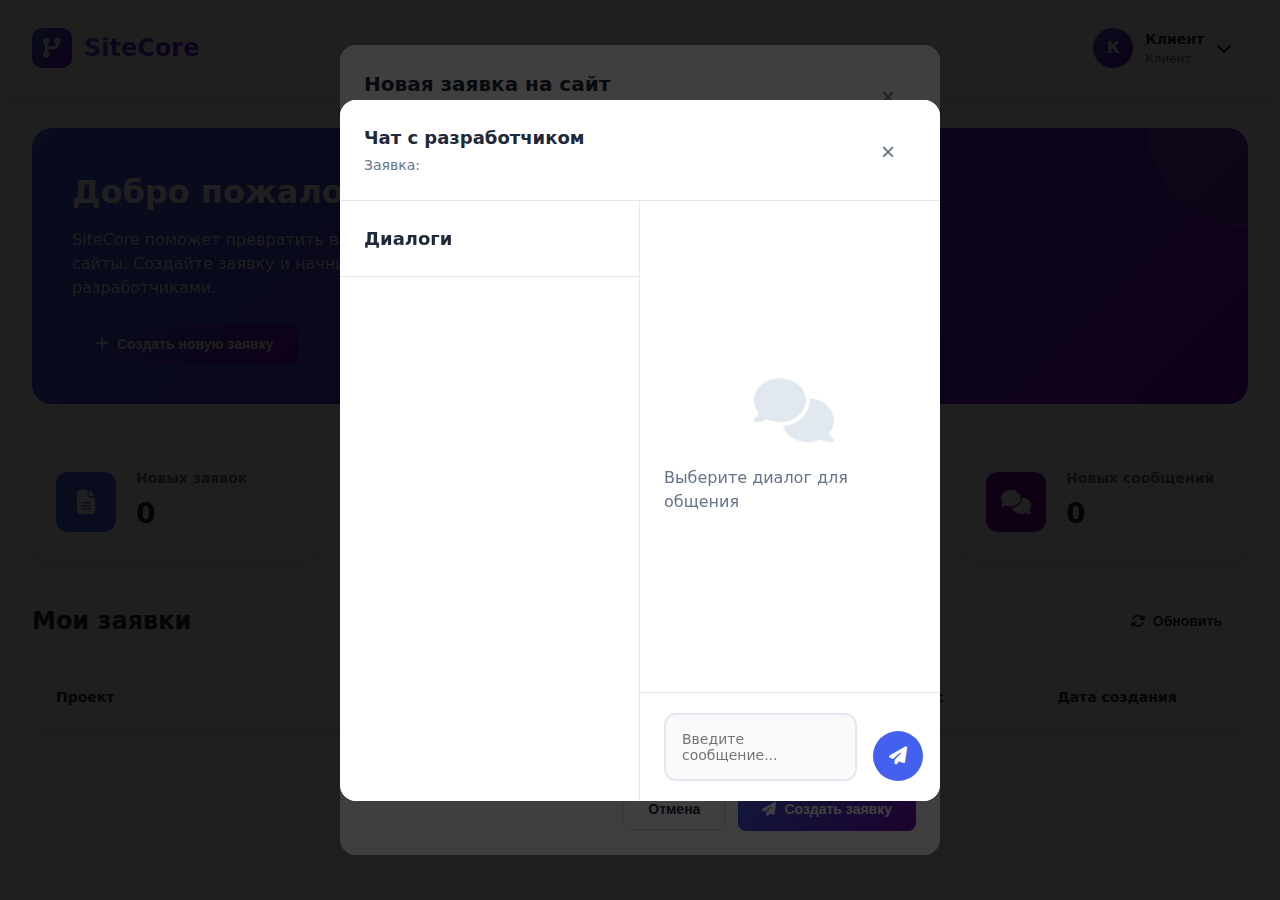
<file: client.html>
<!DOCTYPE html>
<html lang="ru">
<head>
    <meta charset="UTF-8">
    <meta name="viewport" content="width=device-width, initial-scale=1.0">
    <title>SiteCore | Личный кабинет</title>
    <link rel="stylesheet" href="styles.css">
    <link rel="stylesheet" href="https://cdnjs.cloudflare.com/ajax/libs/font-awesome/6.4.0/css/all.min.css">
    <style>
        :root {
            --primary: #4361ee;
            --primary-dark: #3a56d4;
            --secondary: #7209b7;
            --accent: #4cc9f0;
            --success: #4ade80;
            --warning: #f59e0b;
            --danger: #ef4444;
            --dark: #1e293b;
            --light: #f8fafc;
            --gray: #64748b;
            --gray-light: #e2e8f0;
        }

        .client-dashboard {
            min-height: 100vh;
            background: var(--light);
            display: flex;
            flex-direction: column;
        }

        /* Шапка */
        .header {
            background: white;
            padding: 0 32px;
            box-shadow: 0 2px 10px rgba(0, 0, 0, 0.05);
            position: sticky;
            top: 0;
            z-index: 100;
        }

        .header-content {
            max-width: 1400px;
            margin: 0 auto;
            display: flex;
            align-items: center;
            justify-content: space-between;
            padding: 20px 0;
        }

        .logo {
            display: flex;
            align-items: center;
            gap: 12px;
        }

        .logo-icon {
            width: 40px;
            height: 40px;
            background: linear-gradient(135deg, var(--primary), var(--secondary));
            border-radius: 10px;
            display: flex;
            align-items: center;
            justify-content: center;
        }

        .logo-icon i {
            font-size: 20px;
            color: white;
        }

        .logo h1 {
            font-size: 24px;
            font-weight: 800;
            background: linear-gradient(135deg, var(--primary), var(--secondary));
            -webkit-background-clip: text;
            -webkit-text-fill-color: transparent;
        }

        .header-right {
            display: flex;
            align-items: center;
            gap: 24px;
        }

        .user-menu {
            display: flex;
            align-items: center;
            gap: 12px;
            cursor: pointer;
            padding: 8px 16px;
            border-radius: 12px;
            transition: all 0.3s ease;
        }

        .user-menu:hover {
            background: var(--gray-light);
        }

        .user-avatar {
            width: 40px;
            height: 40px;
            border-radius: 50%;
            background: linear-gradient(135deg, var(--primary), var(--secondary));
            display: flex;
            align-items: center;
            justify-content: center;
            color: white;
            font-weight: 700;
            font-size: 16px;
        }

        .user-info {
            display: flex;
            flex-direction: column;
        }

        .user-name {
            font-weight: 600;
            font-size: 14px;
            color: var(--dark);
        }

        .user-role {
            font-size: 12px;
            color: var(--gray);
        }

        .dropdown-menu {
            position: absolute;
            top: 100%;
            right: 32px;
            background: white;
            border-radius: 12px;
            box-shadow: 0 10px 25px rgba(0, 0, 0, 0.1);
            padding: 8px;
            min-width: 200px;
            display: none;
            z-index: 101;
        }

        .dropdown-menu.show {
            display: block;
            animation: slideDown 0.3s ease;
        }

        .dropdown-item {
            display: flex;
            align-items: center;
            gap: 12px;
            padding: 12px 16px;
            color: var(--dark);
            text-decoration: none;
            border-radius: 8px;
            transition: all 0.3s ease;
            cursor: pointer;
        }

        .dropdown-item:hover {
            background: var(--gray-light);
        }

        .dropdown-item i {
            width: 20px;
            text-align: center;
        }

        /* Основной контент */
        .main-content {
            flex: 1;
            max-width: 1400px;
            margin: 0 auto;
            padding: 32px;
            width: 100%;
        }

        .welcome-section {
            margin-bottom: 40px;
        }

        .welcome-card {
            background: linear-gradient(135deg, var(--primary), var(--secondary));
            border-radius: 20px;
            padding: 40px;
            color: white;
            position: relative;
            overflow: hidden;
        }

        .welcome-card::before {
            content: '';
            position: absolute;
            top: 0;
            right: 0;
            width: 200px;
            height: 200px;
            background: rgba(255, 255, 255, 0.1);
            border-radius: 50%;
            transform: translate(100px, -100px);
        }

        .welcome-content h2 {
            font-size: 32px;
            font-weight: 700;
            margin-bottom: 12px;
        }

        .welcome-content p {
            font-size: 16px;
            opacity: 0.9;
            margin-bottom: 24px;
            max-width: 500px;
        }

        .stats-grid {
            display: grid;
            grid-template-columns: repeat(auto-fit, minmax(250px, 1fr));
            gap: 24px;
            margin-bottom: 40px;
        }

        .stat-card {
            background: white;
            border-radius: 16px;
            padding: 24px;
            display: flex;
            align-items: center;
            gap: 20px;
            box-shadow: 0 4px 12px rgba(0, 0, 0, 0.05);
            transition: all 0.3s ease;
        }

        .stat-card:hover {
            transform: translateY(-4px);
            box-shadow: 0 10px 25px rgba(0, 0, 0, 0.1);
        }

        .stat-icon {
            width: 60px;
            height: 60px;
            border-radius: 12px;
            display: flex;
            align-items: center;
            justify-content: center;
            font-size: 24px;
            color: white;
        }

        .stat-icon.new { background: var(--primary); }
        .stat-icon.progress { background: var(--warning); }
        .stat-icon.completed { background: var(--success); }
        .stat-icon.messages { background: var(--secondary); }

        .stat-info h3 {
            font-size: 14px;
            color: var(--gray);
            margin-bottom: 4px;
        }

        .stat-value {
            font-size: 28px;
            font-weight: 700;
            color: var(--dark);
        }

        /* Заказы */
        .orders-section {
            margin-top: 40px;
        }

        .section-header {
            display: flex;
            justify-content: space-between;
            align-items: center;
            margin-bottom: 24px;
        }

        .section-header h2 {
            font-size: 24px;
            font-weight: 700;
            color: var(--dark);
        }

        .orders-table {
            background: white;
            border-radius: 16px;
            overflow: hidden;
            box-shadow: 0 4px 12px rgba(0, 0, 0, 0.05);
        }

        .table-header {
            display: grid;
            grid-template-columns: 2fr 1fr 1fr 1fr 1fr 1fr;
            padding: 20px 24px;
            background: var(--light);
            font-weight: 600;
            color: var(--dark);
            font-size: 14px;
            border-bottom: 2px solid var(--gray-light);
        }

        .table-body {
            max-height: 500px;
            overflow-y: auto;
        }

        .table-row {
            display: grid;
            grid-template-columns: 2fr 1fr 1fr 1fr 1fr 1fr;
            padding: 20px 24px;
            align-items: center;
            border-bottom: 1px solid var(--gray-light);
            transition: all 0.3s ease;
            cursor: pointer;
        }

        .table-row:hover {
            background: var(--light);
        }

        .table-row:last-child {
            border-bottom: none;
        }

        .order-title {
            font-weight: 600;
            color: var(--dark);
        }

        .order-meta {
            font-size: 12px;
            color: var(--gray);
            margin-top: 4px;
        }

        .empty-state {
            grid-column: 1 / -1;
            padding: 60px 20px;
            text-align: center;
            color: var(--gray);
        }

        .empty-state i {
            font-size: 48px;
            margin-bottom: 16px;
            opacity: 0.3;
        }

        .empty-state h3 {
            font-size: 18px;
            margin-bottom: 8px;
            color: var(--dark);
        }

        /* Модальное окно создания заказа */
        .modal-overlay {
            display: none;
            position: fixed;
            top: 0;
            left: 0;
            right: 0;
            bottom: 0;
            background: rgba(0, 0, 0, 0.5);
            z-index: 1000;
            align-items: center;
            justify-content: center;
            padding: 20px;
        }

        .modal-overlay.active {
            display: flex;
            animation: fadeIn 0.3s ease;
        }

        .modal {
            background: white;
            border-radius: 20px;
            width: 100%;
            max-width: 800px;
            max-height: 90vh;
            overflow-y: auto;
            animation: slideUp 0.3s ease;
        }

        .modal-header {
            padding: 32px 32px 20px;
            border-bottom: 1px solid var(--gray-light);
            position: sticky;
            top: 0;
            background: white;
            z-index: 1;
        }

        .modal-title {
            font-size: 24px;
            font-weight: 700;
            color: var(--dark);
            margin-bottom: 8px;
        }

        .modal-subtitle {
            color: var(--gray);
            font-size: 14px;
        }

        .modal-close {
            position: absolute;
            top: 32px;
            right: 32px;
            background: none;
            border: none;
            font-size: 24px;
            color: var(--gray);
            cursor: pointer;
            width: 40px;
            height: 40px;
            display: flex;
            align-items: center;
            justify-content: center;
            border-radius: 50%;
            transition: all 0.3s ease;
        }

        .modal-close:hover {
            background: var(--gray-light);
            color: var(--dark);
        }

        .modal-body {
            padding: 32px;
        }

        .form-grid {
            display: grid;
            grid-template-columns: 1fr 1fr;
            gap: 24px;
            margin-bottom: 24px;
        }

        .form-group {
            margin-bottom: 24px;
        }

        .form-label {
            display: block;
            margin-bottom: 8px;
            font-size: 14px;
            font-weight: 600;
            color: var(--dark);
        }

        .form-label .required {
            color: var(--danger);
        }

        .type-selector {
            display: grid;
            grid-template-columns: repeat(auto-fit, minmax(150px, 1fr));
            gap: 12px;
            margin-top: 8px;
        }

        .type-option {
            border: 2px solid var(--gray-light);
            border-radius: 12px;
            padding: 20px;
            text-align: center;
            cursor: pointer;
            transition: all 0.3s ease;
        }

        .type-option:hover {
            border-color: var(--primary);
            background: rgba(67, 97, 238, 0.02);
        }

        .type-option.selected {
            border-color: var(--primary);
            background: rgba(67, 97, 238, 0.05);
        }

        .type-option i {
            font-size: 32px;
            color: var(--primary);
            margin-bottom: 12px;
            display: block;
        }

        .type-option span {
            font-weight: 600;
            font-size: 14px;
            display: block;
            margin-bottom: 4px;
        }

        .type-option p {
            font-size: 12px;
            color: var(--gray);
        }

        .prompt-container {
            position: relative;
        }

        .prompt-counter {
            position: absolute;
            bottom: 12px;
            right: 12px;
            font-size: 12px;
            color: var(--gray);
            background: white;
            padding: 4px 8px;
            border-radius: 4px;
        }

        .prompt-counter.warning {
            color: var(--danger);
        }

        .prompt-tips {
            background: rgba(67, 97, 238, 0.05);
            border-radius: 12px;
            padding: 20px;
            margin-top: 16px;
            border-left: 4px solid var(--primary);
        }

        .prompt-tips h4 {
            font-size: 14px;
            font-weight: 600;
            margin-bottom: 12px;
            color: var(--dark);
        }

        .prompt-tips ul {
            margin-left: 20px;
            color: var(--gray);
        }

        .prompt-tips li {
            font-size: 13px;
            margin-bottom: 6px;
        }

        .modal-footer {
            padding: 24px 32px 32px;
            border-top: 1px solid var(--gray-light);
            display: flex;
            justify-content: flex-end;
            gap: 16px;
            position: sticky;
            bottom: 0;
            background: white;
        }

        /* Детали заказа */
        .order-detail-modal .modal {
            max-width: 1000px;
        }

        .order-detail-header {
            padding: 32px;
            border-bottom: 1px solid var(--gray-light);
        }

        .order-detail-title {
            font-size: 28px;
            font-weight: 700;
            color: var(--dark);
            margin-bottom: 8px;
        }

        .order-detail-meta {
            display: flex;
            gap: 24px;
            color: var(--gray);
            font-size: 14px;
        }

        .order-detail-grid {
            display: grid;
            grid-template-columns: 1fr 1fr;
            gap: 32px;
            padding: 32px;
        }

        .detail-section {
            background: var(--light);
            border-radius: 16px;
            padding: 24px;
        }

        .detail-section h3 {
            font-size: 18px;
            font-weight: 700;
            margin-bottom: 20px;
            color: var(--dark);
        }

        .detail-row {
            display: flex;
            justify-content: space-between;
            margin-bottom: 16px;
            padding-bottom: 16px;
            border-bottom: 1px solid rgba(0, 0, 0, 0.05);
        }

        .detail-row:last-child {
            margin-bottom: 0;
            padding-bottom: 0;
            border-bottom: none;
        }

        .detail-label {
            font-weight: 500;
            color: var(--gray);
        }

        .detail-value {
            font-weight: 600;
            color: var(--dark);
            text-align: right;
            max-width: 60%;
        }

        .prompt-content {
            background: white;
            padding: 20px;
            border-radius: 12px;
            font-size: 14px;
            line-height: 1.6;
            white-space: pre-wrap;
            max-height: 300px;
            overflow-y: auto;
        }

        .order-actions {
            display: flex;
            gap: 12px;
            margin-top: 24px;
        }

        /* Чат */
        .chat-container {
            display: grid;
            grid-template-columns: 300px 1fr;
            height: 600px;
            background: white;
            border-radius: 16px;
            overflow: hidden;
            box-shadow: 0 4px 12px rgba(0, 0, 0, 0.05);
        }

        .chat-sidebar {
            border-right: 1px solid var(--gray-light);
            display: flex;
            flex-direction: column;
        }

        .chat-sidebar-header {
            padding: 24px;
            border-bottom: 1px solid var(--gray-light);
        }

        .chat-sidebar-header h3 {
            font-size: 18px;
            font-weight: 700;
            color: var(--dark);
        }

        .chat-list {
            flex: 1;
            overflow-y: auto;
            padding: 16px;
        }

        .chat-item {
            padding: 16px;
            border-radius: 12px;
            margin-bottom: 12px;
            cursor: pointer;
            transition: all 0.3s ease;
            border: 2px solid transparent;
        }

        .chat-item:hover {
            background: var(--gray-light);
        }

        .chat-item.active {
            border-color: var(--primary);
            background: rgba(67, 97, 238, 0.05);
        }

        .chat-item-header {
            display: flex;
            justify-content: space-between;
            align-items: flex-start;
            margin-bottom: 8px;
        }

        .chat-item-title {
            font-weight: 600;
            color: var(--dark);
        }

        .chat-item-time {
            font-size: 12px;
            color: var(--gray);
        }

        .chat-item-preview {
            font-size: 13px;
            color: var(--gray);
            white-space: nowrap;
            overflow: hidden;
            text-overflow: ellipsis;
        }

        .chat-main {
            display: flex;
            flex-direction: column;
        }

        .chat-header {
            padding: 24px;
            border-bottom: 1px solid var(--gray-light);
            display: flex;
            justify-content: space-between;
            align-items: center;
        }

        .chat-header-info h3 {
            font-size: 18px;
            font-weight: 700;
            color: var(--dark);
            margin-bottom: 4px;
        }

        .chat-header-info p {
            font-size: 14px;
            color: var(--gray);
        }

        .chat-messages {
            flex: 1;
            padding: 24px;
            overflow-y: auto;
            display: flex;
            flex-direction: column;
            gap: 16px;
        }

        .message {
            max-width: 70%;
            padding: 16px;
            border-radius: 18px;
            position: relative;
        }

        .message.client {
            align-self: flex-end;
            background: var(--primary);
            color: white;
            border-bottom-right-radius: 4px;
        }

        .message.executor {
            align-self: flex-start;
            background: var(--light);
            color: var(--dark);
            border-bottom-left-radius: 4px;
        }

        .message-content {
            margin-bottom: 8px;
        }

        .message-time {
            font-size: 12px;
            opacity: 0.7;
            text-align: right;
        }

        .chat-input-container {
            padding: 20px 24px;
            border-top: 1px solid var(--gray-light);
            display: flex;
            align-items: flex-end;
            gap: 16px;
        }

        .chat-input {
            flex: 1;
            padding: 16px;
            border: 2px solid var(--gray-light);
            border-radius: 12px;
            resize: none;
            font-size: 14px;
            min-height: 60px;
            max-height: 120px;
            font-family: inherit;
        }

        .chat-input:focus {
            outline: none;
            border-color: var(--primary);
        }

        .send-button {
            width: 50px;
            height: 50px;
            background: var(--primary);
            color: white;
            border: none;
            border-radius: 50%;
            cursor: pointer;
            font-size: 18px;
            transition: all 0.3s ease;
            display: flex;
            align-items: center;
            justify-content: center;
        }

        .send-button:hover {
            background: var(--primary-dark);
            transform: translateY(-2px);
        }

        .no-chat-selected {
            display: flex;
            flex-direction: column;
            align-items: center;
            justify-content: center;
            height: 100%;
            color: var(--gray);
        }

        .no-chat-selected i {
            font-size: 64px;
            margin-bottom: 24px;
            color: var(--gray-light);
        }

        /* Анимации */
        @keyframes fadeIn {
            from { opacity: 0; }
            to { opacity: 1; }
        }

        @keyframes slideUp {
            from { opacity: 0; transform: translateY(20px); }
            to { opacity: 1; transform: translateY(0); }
        }

        @keyframes slideDown {
            from { opacity: 0; transform: translateY(-10px); }
            to { opacity: 1; transform: translateY(0); }
        }

        /* Адаптивность */
        @media (max-width: 1024px) {
            .form-grid {
                grid-template-columns: 1fr;
            }
            
            .order-detail-grid {
                grid-template-columns: 1fr;
            }
            
            .chat-container {
                grid-template-columns: 1fr;
                height: 500px;
            }
            
            .chat-sidebar {
                max-height: 200px;
                border-right: none;
                border-bottom: 1px solid var(--gray-light);
            }
        }

        @media (max-width: 768px) {
            .main-content {
                padding: 20px;
            }
            
            .header-content {
                padding: 16px 0;
            }
            
            .stats-grid {
                grid-template-columns: 1fr;
            }
            
            .table-header,
            .table-row {
                grid-template-columns: 1fr;
                gap: 12px;
            }
            
            .modal {
                max-width: 100%;
            }
            
            .modal-body {
                padding: 24px;
            }
            
            .type-selector {
                grid-template-columns: 1fr;
            }
        }

        @media (max-width: 480px) {
            .header {
                padding: 0 16px;
            }
            
            .welcome-card {
                padding: 24px;
            }
            
            .welcome-content h2 {
                font-size: 24px;
            }
            
            .modal-header,
            .modal-body,
            .modal-footer {
                padding: 20px;
            }
            
            .order-actions {
                flex-direction: column;
            }
        }
    </style>
</head>
<body>
    <div class="client-dashboard">
        <!-- Шапка -->
        <header class="header">
            <div class="header-content">
                <div class="logo">
                    <div class="logo-icon">
                        <i class="fas fa-code-branch"></i>
                    </div>
                    <h1>SiteCore</h1>
                </div>

                <div class="header-right">
                    <div class="user-menu" id="user-menu">
                        <div class="user-avatar" id="user-avatar">К</div>
                        <div class="user-info">
                            <div class="user-name" id="user-name">Клиент</div>
                            <div class="user-role">Клиент</div>
                        </div>
                        <i class="fas fa-chevron-down"></i>
                    </div>
                </div>
            </div>

            <!-- Выпадающее меню -->
            <div class="dropdown-menu" id="dropdown-menu">
                <div class="dropdown-item" id="profile-link">
                    <i class="fas fa-user"></i>
                    <span>Профиль</span>
                </div>
                <div class="dropdown-item" id="settings-link">
                    <i class="fas fa-cog"></i>
                    <span>Настройки</span>
                </div>
                <div class="dropdown-item" id="logout-link">
                    <i class="fas fa-sign-out-alt"></i>
                    <span>Выйти</span>
                </div>
            </div>
        </header>

        <!-- Основной контент -->
        <main class="main-content">
            <!-- Приветствие -->
            <section class="welcome-section">
                <div class="welcome-card">
                    <div class="welcome-content">
                        <h2 id="welcome-title">Добро пожаловать, <span id="client-name">Клиент</span>!</h2>
                        <p>SiteCore поможет превратить ваши идеи в современные сайты. Создайте заявку и начните работу с лучшими разработчиками.</p>
                        <button class="btn btn-primary" id="create-order-btn">
                            <i class="fas fa-plus"></i> Создать новую заявку
                        </button>
                    </div>
                </div>
            </section>

            <!-- Статистика -->
            <div class="stats-grid">
                <div class="stat-card">
                    <div class="stat-icon new">
                        <i class="fas fa-file-alt"></i>
                    </div>
                    <div class="stat-info">
                        <h3>Новых заявок</h3>
                        <div class="stat-value" id="new-orders-count">0</div>
                    </div>
                </div>

                <div class="stat-card">
                    <div class="stat-icon progress">
                        <i class="fas fa-code"></i>
                    </div>
                    <div class="stat-info">
                        <h3>В разработке</h3>
                        <div class="stat-value" id="progress-orders-count">0</div>
                    </div>
                </div>

                <div class="stat-card">
                    <div class="stat-icon completed">
                        <i class="fas fa-check-circle"></i>
                    </div>
                    <div class="stat-info">
                        <h3>Завершено</h3>
                        <div class="stat-value" id="completed-orders-count">0</div>
                    </div>
                </div>

                <div class="stat-card">
                    <div class="stat-icon messages">
                        <i class="fas fa-comments"></i>
                    </div>
                    <div class="stat-info">
                        <h3>Новых сообщений</h3>
                        <div class="stat-value" id="new-messages-count">0</div>
                    </div>
                </div>
            </div>

            <!-- Мои заявки -->
            <section class="orders-section">
                <div class="section-header">
                    <h2>Мои заявки</h2>
                    <button class="btn btn-secondary" id="refresh-orders">
                        <i class="fas fa-sync-alt"></i> Обновить
                    </button>
                </div>

                <div class="orders-table">
                    <div class="table-header">
                        <div>Проект</div>
                        <div>Тип</div>
                        <div>Бюджет</div>
                        <div>Срок</div>
                        <div>Статус</div>
                        <div>Дата создания</div>
                    </div>
                    <div class="table-body" id="orders-table-body">
                        <!-- Заявки загружаются через JS -->
                    </div>
                </div>
            </section>
        </main>
    </div>

    <!-- Модальное окно создания заявки -->
    <div class="modal-overlay" id="create-order-modal">
        <div class="modal">
            <div class="modal-header">
                <div>
                    <div class="modal-title">Новая заявка на сайт</div>
                    <div class="modal-subtitle">Заполните все поля для создания заявки</div>
                </div>
                <button class="modal-close" id="close-create-modal">&times;</button>
            </div>

            <form id="create-order-form">
                <div class="modal-body">
                    <div class="form-grid">
                        <div class="form-group">
                            <label class="form-label">
                                Название проекта <span class="required">*</span>
                            </label>
                            <input type="text" id="project-name" class="form-input" placeholder="Например: Сайт для кофейни" required>
                        </div>

                        <div class="form-group">
                            <label class="form-label">
                                Бюджет (руб.) <span class="required">*</span>
                            </label>
                            <input type="number" id="project-budget" class="form-input" placeholder="50000" required min="10000" step="1000">
                        </div>

                        <div class="form-group">
                            <label class="form-label">
                                Срок (дней) <span class="required">*</span>
                            </label>
                            <input type="number" id="project-deadline" class="form-input" placeholder="30" required min="7" max="365">
                        </div>

                        <div class="form-group">
                            <label class="form-label">
                                Приоритет <span class="required">*</span>
                            </label>
                            <select id="project-priority" class="form-select" required>
                                <option value="">Выберите приоритет</option>
                                <option value="low">Низкий</option>
                                <option value="normal" selected>Обычный</option>
                                <option value="high">Высокий</option>
                                <option value="urgent">Срочный</option>
                            </select>
                        </div>
                    </div>

                    <div class="form-group">
                        <label class="form-label">
                            Тип сайта <span class="required">*</span>
                        </label>
                        <div class="type-selector" id="type-selector">
                            <!-- Типы сайтов загружаются через JS -->
                        </div>
                    </div>

                    <div class="form-group">
                        <label class="form-label">
                            Промт для разработки <span class="required">*</span>
                        </label>
                        <div class="prompt-container">
                            <textarea id="project-prompt" class="form-textarea" placeholder="Опишите детально ваш проект..." required minlength="300" maxlength="2500"></textarea>
                            <div class="prompt-counter" id="prompt-counter">0 / 2500 символов</div>
                        </div>
                        
                        <div class="prompt-tips">
                            <h4>Как написать хороший промт:</h4>
                            <ul>
                                <li>Опишите цель сайта и целевую аудиторию</li>
                                <li>Укажите желаемый дизайн и цветовую гамму</li>
                                <li>Перечислите необходимые страницы и функции</li>
                                <li>Приведите примеры сайтов, которые вам нравятся</li>
                                <li>Укажите технические требования, если они есть</li>
                            </ul>
                        </div>
                    </div>

                    <div class="form-group">
                        <label class="form-label">
                            Дополнительные файлы
                        </label>
                        <input type="file" id="project-files" class="form-input" multiple>
                        <div class="file-list" id="file-list" style="margin-top: 8px; font-size: 12px; color: var(--gray);"></div>
                    </div>
                </div>

                <div class="modal-footer">
                    <button type="button" class="btn btn-secondary" id="cancel-create-order">Отмена</button>
                    <button type="submit" class="btn btn-primary">
                        <i class="fas fa-paper-plane"></i> Создать заявку
                    </button>
                </div>
            </form>
        </div>
    </div>

    <!-- Модальное окно деталей заявки -->
    <div class="modal-overlay" id="order-detail-modal">
        <div class="modal order-detail-modal">
            <!-- Контент загружается через JS -->
        </div>
    </div>

    <!-- Модальное окно чата -->
    <div class="modal-overlay" id="chat-modal">
        <div class="modal">
            <div class="modal-header">
                <div class="chat-header-info">
                    <h3 id="chat-title">Чат с разработчиком</h3>
                    <p id="chat-subtitle">Заявка: <span id="chat-order-name"></span></p>
                </div>
                <button class="modal-close" id="close-chat-modal">&times;</button>
            </div>

            <div class="chat-container">
                <div class="chat-sidebar">
                    <div class="chat-sidebar-header">
                        <h3>Диалоги</h3>
                    </div>
                    <div class="chat-list" id="chat-list">
                        <!-- Список чатов загружается через JS -->
                    </div>
                </div>
                <div class="chat-main">
                    <div class="chat-messages" id="chat-messages">
                        <div class="no-chat-selected">
                            <i class="fas fa-comments"></i>
                            <p>Выберите диалог для общения</p>
                        </div>
                    </div>
                    <div class="chat-input-container">
                        <textarea class="chat-input" id="chat-input" placeholder="Введите сообщение..." disabled></textarea>
                        <button class="send-button" id="send-message" disabled>
                            <i class="fas fa-paper-plane"></i>
                        </button>
                    </div>
                </div>
            </div>
        </div>
    </div>

    <script src="app.js"></script>
    <script src="client.js"></script>
</body>
</html>
</file>
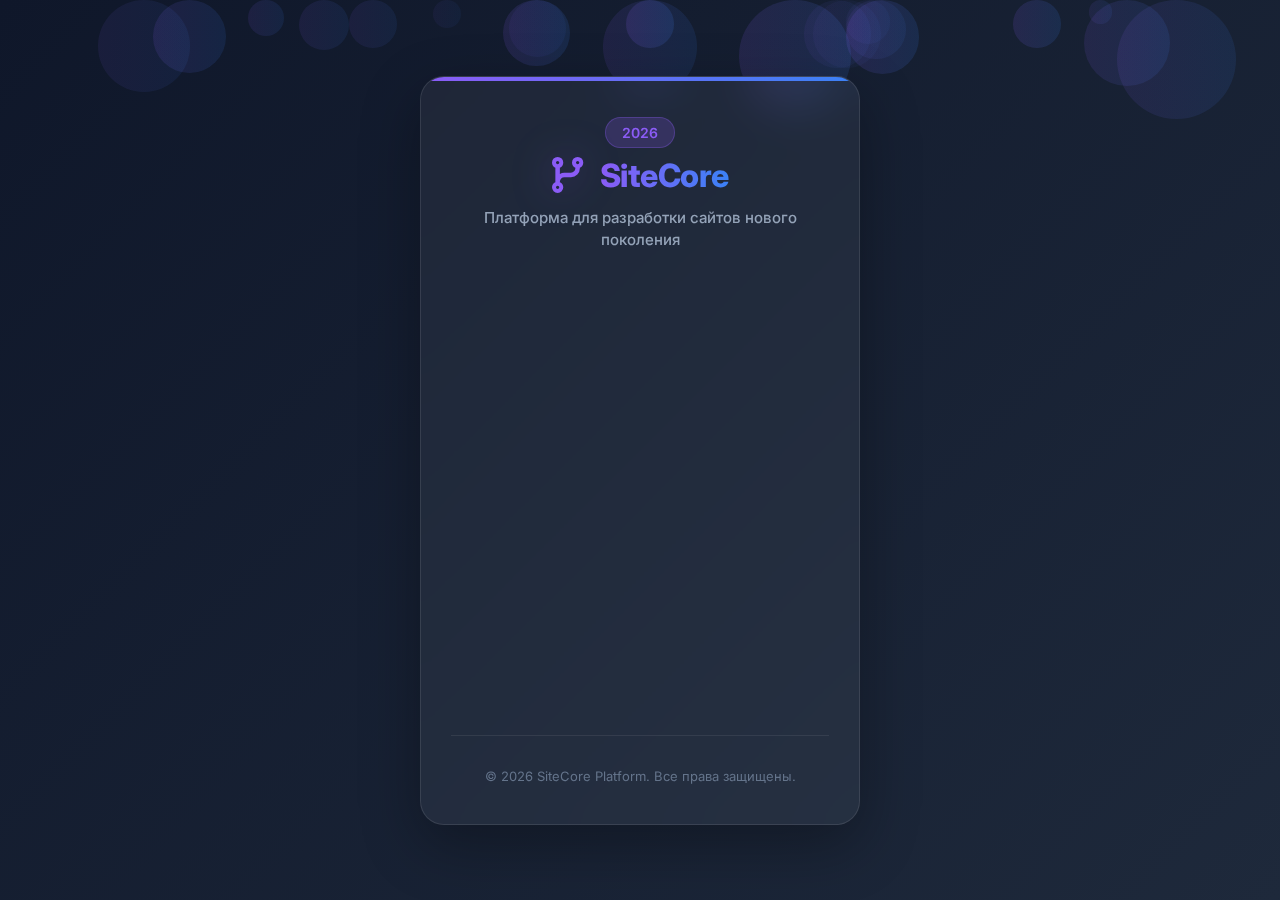
<file: deepseek_html_20260102_32a2de.html>
<!DOCTYPE html>
<html lang="ru">
<head>
    <meta charset="UTF-8">
    <meta name="viewport" content="width=device-width, initial-scale=1.0">
    <title>SiteCore Platform | 2026</title>
    <link rel="stylesheet" href="https://cdnjs.cloudflare.com/ajax/libs/font-awesome/6.4.0/css/all.min.css">
    <link href="https://fonts.googleapis.com/css2?family=Inter:wght@300;400;500;600;700;800&display=swap" rel="stylesheet">
    <style>
        * {
            margin: 0;
            padding: 0;
            box-sizing: border-box;
            -webkit-tap-highlight-color: transparent;
        }

        body {
            font-family: 'Inter', sans-serif;
            background: linear-gradient(135deg, #0f172a 0%, #1e293b 100%);
            min-height: 100vh;
            display: flex;
            align-items: center;
            justify-content: center;
            padding: 20px;
            color: #fff;
            overflow-x: hidden;
        }

        .login-container {
            width: 100%;
            max-width: 440px;
            animation: fadeIn 0.8s ease;
        }

        @keyframes fadeIn {
            from {
                opacity: 0;
                transform: translateY(20px);
            }
            to {
                opacity: 1;
                transform: translateY(0);
            }
        }

        .glass-card {
            background: rgba(255, 255, 255, 0.05);
            backdrop-filter: blur(20px);
            border-radius: 24px;
            padding: 40px 30px;
            border: 1px solid rgba(255, 255, 255, 0.1);
            box-shadow: 0 20px 60px rgba(0, 0, 0, 0.3);
            position: relative;
            overflow: hidden;
            width: 100%;
        }

        .glass-card::before {
            content: '';
            position: absolute;
            top: 0;
            left: 0;
            right: 0;
            height: 4px;
            background: linear-gradient(90deg, #8b5cf6 0%, #3b82f6 100%);
        }

        .logo-section {
            text-align: center;
            margin-bottom: 40px;
        }

        .logo-main {
            display: flex;
            align-items: center;
            justify-content: center;
            gap: 16px;
            margin-bottom: 12px;
        }

        .logo-main i {
            font-size: 36px;
            color: #8b5cf6;
            filter: drop-shadow(0 0 20px rgba(139, 92, 246, 0.3));
        }

        .logo-main h1 {
            font-size: 32px;
            font-weight: 800;
            background: linear-gradient(90deg, #8b5cf6 0%, #3b82f6 100%);
            -webkit-background-clip: text;
            -webkit-text-fill-color: transparent;
            letter-spacing: -0.5px;
        }

        .year-badge {
            display: inline-block;
            background: rgba(139, 92, 246, 0.2);
            color: #8b5cf6;
            padding: 6px 16px;
            border-radius: 20px;
            font-size: 14px;
            font-weight: 600;
            margin-bottom: 8px;
            border: 1px solid rgba(139, 92, 246, 0.3);
        }

        .tagline {
            color: #94a3b8;
            font-size: 15px;
            font-weight: 500;
            line-height: 1.5;
        }

        .auth-options {
            display: flex;
            flex-direction: column;
            gap: 20px;
            margin-bottom: 32px;
        }

        .auth-card {
            background: rgba(255, 255, 255, 0.03);
            border: 1px solid rgba(255, 255, 255, 0.08);
            border-radius: 16px;
            padding: 24px;
            cursor: pointer;
            transition: all 0.3s cubic-bezier(0.4, 0, 0.2, 1);
            position: relative;
            overflow: hidden;
            user-select: none;
        }

        .auth-card:active {
            transform: translateY(-2px) scale(0.98);
        }

        .auth-card:hover {
            background: rgba(255, 255, 255, 0.06);
            border-color: rgba(139, 92, 246, 0.4);
            transform: translateY(-2px);
            box-shadow: 0 10px 30px rgba(0, 0, 0, 0.2);
        }

        .auth-card::before {
            content: '';
            position: absolute;
            top: 0;
            left: 0;
            right: 0;
            height: 2px;
            background: linear-gradient(90deg, #8b5cf6 0%, #3b82f6 100%);
            opacity: 0;
            transition: opacity 0.3s ease;
        }

        .auth-card:hover::before {
            opacity: 1;
        }

        .auth-icon {
            width: 48px;
            height: 48px;
            border-radius: 14px;
            background: linear-gradient(135deg, rgba(139, 92, 246, 0.2) 0%, rgba(59, 130, 246, 0.2) 100%);
            display: flex;
            align-items: center;
            justify-content: center;
            margin-bottom: 16px;
        }

        .auth-icon i {
            font-size: 22px;
            color: #8b5cf6;
        }

        .auth-title {
            font-size: 18px;
            font-weight: 700;
            color: #fff;
            margin-bottom: 8px;
        }

        .auth-description {
            font-size: 14px;
            color: #94a3b8;
            line-height: 1.5;
            margin-bottom: 0;
        }

        .arrow-icon {
            position: absolute;
            right: 20px;
            top: 50%;
            transform: translateY(-50%);
            color: #64748b;
            font-size: 18px;
            transition: transform 0.3s ease;
        }

        .auth-card:hover .arrow-icon {
            color: #8b5cf6;
            transform: translateY(-50%) translateX(4px);
        }

        .footer {
            text-align: center;
            padding-top: 32px;
            border-top: 1px solid rgba(255, 255, 255, 0.08);
            color: #64748b;
            font-size: 13px;
        }

        .footer a {
            color: #8b5cf6;
            text-decoration: none;
            transition: color 0.3s ease;
        }

        .footer a:hover {
            color: #3b82f6;
        }

        /* Модальные окна */
        .modal {
            display: none;
            position: fixed;
            top: 0;
            left: 0;
            width: 100%;
            height: 100%;
            background: rgba(0, 0, 0, 0.8);
            backdrop-filter: blur(4px);
            z-index: 1000;
            align-items: center;
            justify-content: center;
            padding: 20px;
            animation: fadeIn 0.3s ease;
            overflow-y: auto;
        }

        .modal.active {
            display: flex;
        }

        .modal-content {
            background: rgba(30, 41, 59, 0.95);
            backdrop-filter: blur(20px);
            border-radius: 24px;
            padding: 32px 24px;
            width: 100%;
            max-width: 440px;
            border: 1px solid rgba(255, 255, 255, 0.1);
            position: relative;
            animation: modalSlideIn 0.4s cubic-bezier(0.4, 0, 0.2, 1);
            margin: auto;
        }

        @keyframes modalSlideIn {
            from {
                opacity: 0;
                transform: translateY(30px) scale(0.95);
            }
            to {
                opacity: 1;
                transform: translateY(0) scale(1);
            }
        }

        .modal-header {
            display: flex;
            justify-content: space-between;
            align-items: center;
            margin-bottom: 28px;
        }

        .modal-header h2 {
            font-size: 22px;
            font-weight: 700;
            color: #fff;
        }

        .modal-close {
            background: none;
            border: none;
            color: #94a3b8;
            font-size: 24px;
            cursor: pointer;
            width: 40px;
            height: 40px;
            display: flex;
            align-items: center;
            justify-content: center;
            border-radius: 50%;
            transition: all 0.3s ease;
            padding: 0;
        }

        .modal-close:active {
            background: rgba(255, 255, 255, 0.1);
            transform: scale(0.95);
        }

        .modal-close:hover {
            background: rgba(255, 255, 255, 0.1);
            color: #fff;
        }

        .form-group {
            margin-bottom: 20px;
        }

        .form-group label {
            display: block;
            font-size: 14px;
            font-weight: 600;
            color: #cbd5e1;
            margin-bottom: 8px;
        }

        .form-input {
            width: 100%;
            padding: 14px 16px;
            background: rgba(255, 255, 255, 0.05);
            border: 1px solid rgba(255, 255, 255, 0.1);
            border-radius: 12px;
            color: #fff;
            font-family: 'Inter', sans-serif;
            font-size: 16px;
            transition: all 0.3s ease;
            -webkit-appearance: none;
            appearance: none;
        }

        .form-input:focus {
            outline: none;
            border-color: #8b5cf6;
            background: rgba(255, 255, 255, 0.08);
            box-shadow: 0 0 0 3px rgba(139, 92, 246, 0.1);
        }

        .form-input::placeholder {
            color: #64748b;
        }

        .input-with-icon {
            position: relative;
        }

        .input-with-icon i {
            position: absolute;
            left: 16px;
            top: 50%;
            transform: translateY(-50%);
            color: #64748b;
            pointer-events: none;
        }

        .input-with-icon input {
            padding-left: 48px;
        }

        .password-toggle {
            position: absolute;
            right: 16px;
            top: 50%;
            transform: translateY(-50%);
            background: none;
            border: none;
            color: #64748b;
            cursor: pointer;
            padding: 8px;
            font-size: 18px;
        }

        .password-toggle:active {
            transform: translateY(-50%) scale(0.9);
        }

        .btn-submit {
            width: 100%;
            padding: 16px;
            background: linear-gradient(90deg, #8b5cf6 0%, #3b82f6 100%);
            color: white;
            border: none;
            border-radius: 12px;
            font-family: 'Inter', sans-serif;
            font-size: 16px;
            font-weight: 600;
            cursor: pointer;
            transition: all 0.3s ease;
            display: flex;
            align-items: center;
            justify-content: center;
            gap: 10px;
            margin-top: 8px;
            user-select: none;
        }

        .btn-submit:active {
            transform: translateY(-1px);
            box-shadow: 0 5px 15px rgba(139, 92, 246, 0.3);
        }

        .btn-submit:hover {
            transform: translateY(-2px);
            box-shadow: 0 10px 30px rgba(139, 92, 246, 0.3);
        }

        .error-message {
            background: rgba(239, 68, 68, 0.1);
            color: #f87171;
            padding: 12px 16px;
            border-radius: 12px;
            font-size: 14px;
            margin-bottom: 20px;
            display: none;
            border: 1px solid rgba(239, 68, 68, 0.2);
        }

        .error-message.show {
            display: block;
            animation: fadeIn 0.3s ease;
        }

        .switch-auth {
            text-align: center;
            margin-top: 24px;
            font-size: 14px;
            color: #94a3b8;
        }

        .switch-auth a {
            color: #8b5cf6;
            text-decoration: none;
            font-weight: 600;
            cursor: pointer;
            transition: color 0.3s ease;
            padding: 4px 8px;
            border-radius: 6px;
        }

        .switch-auth a:active {
            background: rgba(139, 92, 246, 0.1);
        }

        .switch-auth a:hover {
            color: #3b82f6;
        }

        /* Исполнитель форма */
        .executor-option {
            background: rgba(255, 255, 255, 0.03);
            border: 1px solid rgba(255, 255, 255, 0.08);
            border-radius: 12px;
            padding: 20px;
            margin-bottom: 16px;
            cursor: pointer;
            transition: all 0.3s ease;
            display: flex;
            align-items: center;
            gap: 16px;
            user-select: none;
        }

        .executor-option:active {
            transform: scale(0.98);
        }

        .executor-option:hover {
            background: rgba(255, 255, 255, 0.06);
            border-color: rgba(139, 92, 246, 0.4);
        }

        .executor-option.selected {
            background: rgba(139, 92, 246, 0.1);
            border-color: #8b5cf6;
        }

        .executor-avatar {
            width: 48px;
            height: 48px;
            border-radius: 12px;
            background: linear-gradient(135deg, #8b5cf6 0%, #3b82f6 100%);
            color: white;
            display: flex;
            align-items: center;
            justify-content: center;
            font-size: 20px;
            font-weight: 700;
            flex-shrink: 0;
        }

        .executor-info {
            flex: 1;
            min-width: 0;
        }

        .executor-name {
            font-size: 16px;
            font-weight: 600;
            color: #fff;
            margin-bottom: 4px;
            white-space: nowrap;
            overflow: hidden;
            text-overflow: ellipsis;
        }

        .executor-role {
            font-size: 14px;
            color: #94a3b8;
            white-space: nowrap;
            overflow: hidden;
            text-overflow: ellipsis;
        }

        /* Адаптивность для телефонов */
        @media (max-width: 480px) {
            body {
                padding: 16px;
                align-items: flex-start;
                min-height: 100vh;
            }
            
            .login-container {
                max-width: 100%;
                margin-top: 20px;
            }
            
            .glass-card {
                padding: 32px 20px;
                border-radius: 20px;
            }
            
            .logo-main {
                gap: 12px;
            }
            
            .logo-main i {
                font-size: 32px;
            }
            
            .logo-main h1 {
                font-size: 28px;
            }
            
            .auth-card {
                padding: 20px;
            }
            
            .auth-icon {
                width: 44px;
                height: 44px;
                margin-bottom: 12px;
            }
            
            .auth-icon i {
                font-size: 20px;
            }
            
            .auth-title {
                font-size: 17px;
            }
            
            .auth-description {
                font-size: 13px;
            }
            
            .arrow-icon {
                right: 16px;
                font-size: 16px;
            }
            
            .modal-content {
                padding: 28px 20px;
                border-radius: 20px;
            }
            
            .modal-header h2 {
                font-size: 20px;
            }
            
            .form-input {
                font-size: 16px;
                padding: 16px;
            }
            
            .executor-option {
                padding: 16px;
            }
            
            .executor-avatar {
                width: 44px;
                height: 44px;
                font-size: 18px;
            }
            
            .executor-name {
                font-size: 15px;
            }
            
            .executor-role {
                font-size: 13px;
            }
        }

        /* Для очень маленьких экранов */
        @media (max-width: 360px) {
            .glass-card {
                padding: 24px 16px;
            }
            
            .logo-main h1 {
                font-size: 24px;
            }
            
            .auth-card {
                padding: 16px;
            }
            
            .modal-content {
                padding: 24px 16px;
            }
        }

        /* Эффекты */
        .particles {
            position: fixed;
            top: 0;
            left: 0;
            width: 100%;
            height: 100%;
            pointer-events: none;
            z-index: -1;
        }

        .particle {
            position: absolute;
            background: linear-gradient(90deg, #8b5cf6 0%, #3b82f6 100%);
            border-radius: 50%;
            opacity: 0.1;
            animation: float 20s infinite linear;
        }

        @keyframes float {
            0% {
                transform: translateY(0) rotate(0deg);
            }
            100% {
                transform: translateY(-1000px) rotate(720deg);
            }
        }

        /* Улучшения для мобильного UX */
        @media (hover: none) and (pointer: coarse) {
            .auth-card:hover {
                transform: none;
            }
            
            .auth-card:active {
                transform: translateY(-2px) scale(0.98);
                background: rgba(255, 255, 255, 0.06);
            }
            
            .btn-submit:hover {
                transform: none;
            }
            
            .btn-submit:active {
                transform: translateY(-1px);
            }
            
            .executor-option:hover {
                background: rgba(255, 255, 255, 0.03);
                border-color: rgba(255, 255, 255, 0.08);
            }
            
            .executor-option:active {
                background: rgba(139, 92, 246, 0.1);
                border-color: #8b5cf6;
            }
        }

        /* Предотвращение зума при фокусе на инпуты на iOS */
        @supports (-webkit-touch-callout: none) {
            input,
            textarea {
                font-size: 16px !important;
            }
        }

        /* Улучшение скролла на мобильных */
        .modal-content {
            -webkit-overflow-scrolling: touch;
            overflow-y: auto;
            max-height: 85vh;
        }

        /* Анимация для кнопок */
        @keyframes pulse {
            0% {
                box-shadow: 0 0 0 0 rgba(139, 92, 246, 0.4);
            }
            70% {
                box-shadow: 0 0 0 10px rgba(139, 92, 246, 0);
            }
            100% {
                box-shadow: 0 0 0 0 rgba(139, 92, 246, 0);
            }
        }

        .btn-submit.loading {
            animation: pulse 2s infinite;
        }

        /* Улучшение визуальной обратной связи */
        .form-input.error {
            border-color: #ef4444;
            background: rgba(239, 68, 68, 0.05);
        }

        .form-input.success {
            border-color: #10b981;
            background: rgba(16, 185, 129, 0.05);
        }
    </style>
</head>
<body>
    <!-- Частицы для фона -->
    <div class="particles" id="particles"></div>

    <!-- Основной контейнер -->
    <div class="login-container">
        <div class="glass-card">
            <div class="logo-section">
                <div class="year-badge">2026</div>
                <div class="logo-main">
                    <i class="fas fa-code-branch"></i>
                    <h1>SiteCore</h1>
                </div>
                <p class="tagline">Платформа для разработки сайтов нового поколения</p>
            </div>

            <div class="auth-options">
                <!-- Панель клиента -->
                <div class="auth-card" id="client-login-card">
                    <div class="auth-icon">
                        <i class="fas fa-user-tie"></i>
                    </div>
                    <div class="auth-title">Клиент</div>
                    <p class="auth-description">
                        Создавайте заказы на разработку сайтов, управляйте проектами и общайтесь с исполнителями
                    </p>
                    <div class="arrow-icon">
                        <i class="fas fa-arrow-right"></i>
                    </div>
                </div>

                <!-- Панель исполнителя -->
                <div class="auth-card" id="executor-login-card">
                    <div class="auth-icon">
                        <i class="fas fa-code"></i>
                    </div>
                    <div class="auth-title">Исполнитель</div>
                    <p class="auth-description">
                        Работайте над проектами, общайтесь с клиентами и управляйте заказами
                    </p>
                    <div class="arrow-icon">
                        <i class="fas fa-arrow-right"></i>
                    </div>
                </div>
            </div>

            <div class="footer">
                © 2026 SiteCore Platform. Все права защищены.
            </div>
        </div>
    </div>

    <!-- Модальное окно входа клиента -->
    <div class="modal" id="client-login-modal">
        <div class="modal-content">
            <div class="modal-header">
                <h2>Вход для клиента</h2>
                <button class="modal-close" data-modal="client-login-modal">&times;</button>
            </div>
            
            <div id="client-error" class="error-message"></div>

            <form id="client-login-form">
                <div class="form-group">
                    <label for="login-email">Email</label>
                    <div class="input-with-icon">
                        <i class="fas fa-envelope"></i>
                        <input type="email" id="login-email" class="form-input" placeholder="Ваш email" required>
                    </div>
                </div>

                <div class="form-group">
                    <label for="login-password">Пароль</label>
                    <div class="input-with-icon">
                        <i class="fas fa-lock"></i>
                        <input type="password" id="login-password" class="form-input" placeholder="Ваш пароль" required>
                        <button type="button" class="password-toggle" data-target="login-password">
                            <i class="fas fa-eye"></i>
                        </button>
                    </div>
                </div>

                <button type="submit" class="btn-submit">
                    <i class="fas fa-sign-in-alt"></i> Войти
                </button>
            </form>

            <div class="switch-auth">
                Нет аккаунта? <a href="#" id="switch-to-register">Зарегистрироваться</a>
            </div>
        </div>
    </div>

    <!-- Модальное окно регистрации клиента -->
    <div class="modal" id="client-register-modal">
        <div class="modal-content">
            <div class="modal-header">
                <h2>Регистрация клиента</h2>
                <button class="modal-close" data-modal="client-register-modal">&times;</button>
            </div>
            
            <div id="register-error" class="error-message"></div>

            <form id="client-register-form">
                <div class="form-group">
                    <label for="client-name">Полное имя</label>
                    <input type="text" id="client-name" class="form-input" placeholder="Иван Иванов" required>
                </div>

                <div class="form-group">
                    <label for="client-email">Email</label>
                    <input type="email" id="client-email" class="form-input" placeholder="example@mail.ru" required>
                </div>

                <div class="form-group">
                    <label for="client-phone">Телефон</label>
                    <input type="tel" id="client-phone" class="form-input" placeholder="+7 (999) 123-45-67" required>
                </div>

                <div class="form-group">
                    <label for="client-telegram">Telegram</label>
                    <div class="input-with-icon">
                        <i class="fab fa-telegram"></i>
                        <input type="text" id="client-telegram" class="form-input" placeholder="@username" required>
                    </div>
                </div>

                <div class="form-group">
                    <label for="client-password">Пароль</label>
                    <div class="input-with-icon">
                        <i class="fas fa-lock"></i>
                        <input type="password" id="client-password" class="form-input" placeholder="Не менее 6 символов" required minlength="6">
                        <button type="button" class="password-toggle" data-target="client-password">
                            <i class="fas fa-eye"></i>
                        </button>
                    </div>
                </div>

                <div class="form-group">
                    <label for="client-password-confirm">Подтвердите пароль</label>
                    <div class="input-with-icon">
                        <i class="fas fa-lock"></i>
                        <input type="password" id="client-password-confirm" class="form-input" placeholder="Повторите пароль" required>
                        <button type="button" class="password-toggle" data-target="client-password-confirm">
                            <i class="fas fa-eye"></i>
                        </button>
                    </div>
                </div>

                <button type="submit" class="btn-submit">
                    <i class="fas fa-user-plus"></i> Зарегистрироваться
                </button>
            </form>

            <div class="switch-auth">
                Уже есть аккаунт? <a href="#" id="switch-to-login">Войти</a>
            </div>
        </div>
    </div>

    <!-- Модальное окно входа исполнителя -->
    <div class="modal" id="executor-login-modal">
        <div class="modal-content">
            <div class="modal-header">
                <h2>Вход для исполнителя</h2>
                <button class="modal-close" data-modal="executor-login-modal">&times;</button>
            </div>
            
            <div id="executor-error" class="error-message"></div>

            <form id="executor-login-form">
                <div class="form-group">
                    <label>Выберите исполнителя</label>
                    
                    <div class="executor-option" data-executor-id="1" data-executor-name="Александр">
                        <div class="executor-avatar">А</div>
                        <div class="executor-info">
                            <div class="executor-name">Александр</div>
                            <div class="executor-role">Team Lead Разработчик</div>
                        </div>
                    </div>
                    
                    <div class="executor-option" data-executor-id="2" data-executor-name="Максим">
                        <div class="executor-avatar">М</div>
                        <div class="executor-info">
                            <div class="executor-name">Максим</div>
                            <div class="executor-role">Frontend Специалист</div>
                        </div>
                    </div>
                </div>

                <div class="form-group">
                    <label for="executor-password">Пароль</label>
                    <div class="input-with-icon">
                        <i class="fas fa-lock"></i>
                        <input type="password" id="executor-password" class="form-input" placeholder="Введите пароль" required>
                        <button type="button" class="password-toggle" data-target="executor-password">
                            <i class="fas fa-eye"></i>
                        </button>
                    </div>
                </div>

                <button type="submit" class="btn-submit">
                    <i class="fas fa-sign-in-alt"></i> Войти как исполнитель
                </button>
            </form>
        </div>
    </div>

    <script>
        // =============================================
        // МОДУЛЬ ДАННЫХ С МИНИМАЛЬНЫМИ ЦЕНАМИ И СРОКАМИ
        // =============================================
        const SiteCoreDataManager = {
            MIN_BUDGET: 500, // Минимальный бюджет 500 руб
            MIN_DEADLINE: 3, // Минимальный срок 3 дня
            
            initialize() {
                console.log('🚀 Инициализация SiteCore Platform...');
                
                if (!localStorage.getItem('sitecore_system_initialized')) {
                    console.log('📦 Инициализация данных системы...');
                    this.initializeSystemData();
                    localStorage.setItem('sitecore_system_initialized', 'true');
                }
                
                this.checkDataStructure();
            },
            
            initializeSystemData() {
                console.log('👥 Создание исполнителей...');
                
                const executors = [
                    {
                        id: 1,
                        name: "Александр",
                        password: "789653",
                        role: "executor",
                        position: "Team Lead Разработчик",
                        avatar: "А",
                        online: true,
                        currentTasks: 0,
                        completedTasks: 0,
                        experience: "5 лет",
                        rating: 4.8
                    },
                    {
                        id: 2,
                        name: "Максим",
                        password: "140612",
                        role: "executor",
                        position: "Frontend Специалист",
                        avatar: "М",
                        online: true,
                        currentTasks: 0,
                        completedTasks: 0,
                        experience: "3 года",
                        rating: 4.6
                    }
                ];
                
                localStorage.setItem('sitecore_executors', JSON.stringify(executors));
                localStorage.setItem('sitecore_clients', JSON.stringify([]));
                localStorage.setItem('sitecore_orders', JSON.stringify([]));
                localStorage.setItem('sitecore_messages', JSON.stringify({}));
                
                console.log('✅ Система инициализирована успешно');
            },
            
            checkDataStructure() {
                const requiredKeys = [
                    'sitecore_executors',
                    'sitecore_clients', 
                    'sitecore_orders',
                    'sitecore_messages'
                ];
                
                requiredKeys.forEach(key => {
                    if (!localStorage.getItem(key)) {
                        console.warn(`⚠️ Отсутствует ключ: ${key}, создаем пустой...`);
                        
                        if (key === 'sitecore_executors') {
                            this.initializeSystemData();
                        } else if (key === 'sitecore_messages') {
                            localStorage.setItem(key, JSON.stringify({}));
                        } else {
                            localStorage.setItem(key, JSON.stringify([]));
                        }
                    }
                });
            },
            
            registerClient(clientData) {
                console.log('📝 Регистрация нового клиента:', clientData.email);
                
                const clients = this.getClients();
                
                // Валидация Telegram
                if (!clientData.telegram.startsWith('@')) {
                    return {
                        success: false,
                        message: "Telegram должен начинаться с @"
                    };
                }
                
                const existingEmail = clients.find(c => c.email === clientData.email);
                if (existingEmail) {
                    return {
                        success: false,
                        message: "Клиент с таким email уже зарегистрирован"
                    };
                }
                
                const existingPhone = clients.find(c => c.phone === clientData.phone);
                if (existingPhone) {
                    return {
                        success: false,
                        message: "Клиент с таким телефоном уже зарегистрирован"
                    };
                }
                
                const newClient = {
                    id: Date.now(),
                    ...clientData,
                    role: "client",
                    avatar: clientData.name.charAt(0).toUpperCase(),
                    registrationDate: new Date().toISOString(),
                    status: "active",
                    ordersCount: 0,
                    totalSpent: 0
                };
                
                clients.push(newClient);
                localStorage.setItem('sitecore_clients', JSON.stringify(clients));
                
                console.log('✅ Клиент успешно зарегистрирован:', newClient.id);
                
                return {
                    success: true,
                    user: newClient
                };
            },
            
            authenticateClient(email, password) {
                console.log('🔐 Аутентификация клиента:', email);
                
                const clients = this.getClients();
                const client = clients.find(c => c.email === email && c.password === password);
                
                if (client) {
                    console.log('✅ Клиент успешно аутентифицирован');
                    const { password: _, ...clientWithoutPassword } = client;
                    return clientWithoutPassword;
                }
                
                console.log('❌ Неверные данные для входа');
                return null;
            },
            
            authenticateExecutor(name, password) {
                console.log('🔐 Аутентификация исполнителя:', name);
                
                const executors = this.getExecutors();
                const executor = executors.find(e => 
                    e.name === name && e.password === password
                );
                
                if (executor) {
                    console.log('✅ Исполнитель успешно аутентифицирован');
                    const { password: _, ...executorWithoutPassword } = executor;
                    return executorWithoutPassword;
                }
                
                console.log('❌ Неверные данные для входа');
                return null;
            },
            
            getExecutors() {
                return JSON.parse(localStorage.getItem('sitecore_executors') || '[]');
            },
            
            getClients() {
                return JSON.parse(localStorage.getItem('sitecore_clients') || '[]');
            },
            
            getAllOrders() {
                return JSON.parse(localStorage.getItem('sitecore_orders') || '[]');
            },
            
            getClientOrders(clientId) {
                const orders = this.getAllOrders();
                return orders.filter(order => order.clientId === clientId);
            },
            
            getExecutorOrders(executorId) {
                const orders = this.getAllOrders();
                return orders.filter(order => order.executorId === executorId);
            },
            
            getAvailableOrders() {
                const orders = this.getAllOrders();
                return orders.filter(order => !order.executorId && order.status === 'new');
            },
            
            // ПРОВЕРКА БЮДЖЕТА И СРОКОВ ПРИ СОЗДАНИИ ЗАКАЗА
            createOrder(orderData) {
                console.log('📦 Создание нового заказа:', orderData.projectName);
                
                // Проверка минимального бюджета
                if (orderData.budget < this.MIN_BUDGET) {
                    console.log('❌ Бюджет слишком мал');
                    return { 
                        success: false, 
                        message: `Бюджет должен быть не менее ${this.MIN_BUDGET} руб.`
                    };
                }
                
                // Проверка минимального срока
                if (orderData.deadline < this.MIN_DEADLINE) {
                    console.log('❌ Срок слишком мал');
                    return { 
                        success: false, 
                        message: `Срок должен быть не менее ${this.MIN_DEADLINE} дней`
                    };
                }
                
                // Валидация промта
                if (orderData.prompt.length < 300) {
                    console.log('❌ Промт слишком короткий');
                    return { success: false, message: "Промт должен содержать минимум 300 символов" };
                }
                
                if (orderData.prompt.length > 2500) {
                    console.log('❌ Промт слишком длинный');
                    return { success: false, message: "Промт должен содержать максимум 2500 символов" };
                }
                
                const orders = this.getAllOrders();
                const newOrder = {
                    id: Date.now(),
                    ...orderData,
                    status: 'new',
                    createdDate: new Date().toISOString(),
                    updatedDate: new Date().toISOString(),
                    executorId: null,
                    executorName: null,
                    progress: 0,
                    messagesCount: 0,
                    attachments: orderData.attachments || []
                };
                
                orders.push(newOrder);
                localStorage.setItem('sitecore_orders', JSON.stringify(orders));
                
                this.initOrderChat(newOrder.id);
                
                console.log('✅ Заказ успешно создан:', newOrder.id);
                
                return {
                    success: true,
                    order: newOrder
                };
            },
            
            initOrderChat(orderId) {
                console.log('💬 Инициализация чата для заказа:', orderId);
                
                const messages = this.getOrderMessages(orderId);
                this.addSystemMessage(orderId, 'Заказ создан. Ожидайте назначения исполнителя.');
                
                return messages;
            },
            
            addMessage(orderId, messageData) {
                const messages = this.getOrderMessages(orderId);
                
                const newMessage = {
                    id: Date.now(),
                    ...messageData,
                    timestamp: new Date().toISOString(),
                    read: false
                };
                
                messages.push(newMessage);
                this.saveOrderMessages(orderId, messages);
                
                return newMessage;
            },
            
            addSystemMessage(orderId, text) {
                return this.addMessage(orderId, {
                    senderId: 'system',
                    senderName: 'Система',
                    senderRole: 'system',
                    text: text,
                    type: 'system'
                });
            },
            
            getOrderMessages(orderId) {
                const allMessages = JSON.parse(localStorage.getItem('sitecore_messages') || '{}');
                return allMessages[orderId] || [];
            },
            
            saveOrderMessages(orderId, messages) {
                const allMessages = JSON.parse(localStorage.getItem('sitecore_messages') || '{}');
                allMessages[orderId] = messages;
                localStorage.setItem('sitecore_messages', JSON.stringify(allMessages));
            },
            
            getStatusText(status) {
                const statuses = {
                    'new': 'Новый',
                    'in_progress': 'В работе',
                    'review': 'На проверке',
                    'completed': 'Завершен',
                    'paid': 'Оплачен'
                };
                return statuses[status] || status;
            },
            
            formatCurrency(amount) {
                return new Intl.NumberFormat('ru-RU', {
                    style: 'currency',
                    currency: 'RUB',
                    minimumFractionDigits: 0
                }).format(amount);
            },
            
            calculateDeadline(days) {
                const date = new Date();
                date.setDate(date.getDate() + days);
                return date;
            },
            
            validatePrompt(prompt) {
                if (!prompt || prompt.trim().length === 0) {
                    return { valid: false, message: "Промт не может быть пустым" };
                }
                
                if (prompt.length < 300) {
                    return { valid: false, message: "Промт должен содержать минимум 300 символов" };
                }
                
                if (prompt.length > 2500) {
                    return { valid: false, message: "Промт должен содержать максимум 2500 символов" };
                }
                
                return { valid: true, message: "Промт валиден" };
            },
            
            assignOrder(orderId, executorId) {
                console.log('👥 Назначение заказа исполнителю:', orderId, executorId);
                
                const orders = this.getAllOrders();
                const executors = this.getExecutors();
                
                const orderIndex = orders.findIndex(o => o.id === orderId);
                const executor = executors.find(e => e.id === executorId);
                
                if (orderIndex === -1) {
                    return { success: false, message: "Заказ не найден" };
                }
                
                if (!executor) {
                    return { success: false, message: "Исполнитель не найден" };
                }
                
                orders[orderIndex] = {
                    ...orders[orderIndex],
                    executorId: executorId,
                    executorName: executor.name,
                    status: 'in_progress',
                    assignedDate: new Date().toISOString(),
                    updatedDate: new Date().toISOString()
                };
                
                localStorage.setItem('sitecore_orders', JSON.stringify(orders));
                
                executor.currentTasks = (executor.currentTasks || 0) + 1;
                this.updateExecutor(executor);
                
                this.addSystemMessage(orderId, `Заказ назначен исполнителю ${executor.name}`);
                
                console.log('✅ Заказ успешно назначен');
                
                return {
                    success: true,
                    order: orders[orderIndex]
                };
            },
            
            updateExecutor(executor) {
                const executors = this.getExecutors();
                const executorIndex = executors.findIndex(e => e.id === executor.id);
                
                if (executorIndex !== -1) {
                    executors[executorIndex] = executor;
                    localStorage.setItem('sitecore_executors', JSON.stringify(executors));
                }
            }
        };

        // =============================================
        // ОСНОВНОЙ КОД СИСТЕМЫ
        // =============================================
        
        SiteCoreDataManager.initialize();

        let selectedExecutor = null;

        // Создание частиц для фона
        function createParticles() {
            const particles = document.getElementById('particles');
            const particleCount = window.innerWidth < 480 ? 15 : 20;
            
            for (let i = 0; i < particleCount; i++) {
                const particle = document.createElement('div');
                particle.classList.add('particle');
                
                const size = Math.random() * (window.innerWidth < 480 ? 80 : 100) + 20;
                const posX = Math.random() * 100;
                const duration = Math.random() * 20 + 20;
                const delay = Math.random() * 5;
                
                particle.style.width = `${size}px`;
                particle.style.height = `${size}px`;
                particle.style.left = `${posX}%`;
                particle.style.animationDuration = `${duration}s`;
                particle.style.animationDelay = `${delay}s`;
                particle.style.opacity = Math.random() * 0.1 + 0.05;
                
                particles.appendChild(particle);
            }
        }

        // =============================================
        // ОБРАБОТЧИКИ ДЛЯ МОБИЛЬНЫХ УСТРОЙСТВ
        // =============================================

        // Предотвращение скролла страницы при открытой модалке
        function preventBodyScroll(prevent) {
            if (prevent) {
                document.body.style.overflow = 'hidden';
                document.body.style.position = 'fixed';
                document.body.style.width = '100%';
            } else {
                document.body.style.overflow = '';
                document.body.style.position = '';
                document.body.style.width = '';
            }
        }

        // Адаптивный размер модальных окон
        function adjustModalSize() {
            const isMobile = window.innerWidth < 480;
            const modals = document.querySelectorAll('.modal-content');
            
            modals.forEach(modal => {
                if (isMobile) {
                    modal.style.maxHeight = '85vh';
                    modal.style.overflowY = 'auto';
                } else {
                    modal.style.maxHeight = '';
                    modal.style.overflowY = '';
                }
            });
        }

        // =============================================
        // ОСНОВНЫЕ ОБРАБОТЧИКИ КНОПОК
        // =============================================

        document.getElementById('client-login-card').addEventListener('click', function(e) {
            e.preventDefault();
            openModal('client-login-modal');
        });

        document.getElementById('executor-login-card').addEventListener('click', function(e) {
            e.preventDefault();
            openModal('executor-login-modal');
        });

        document.querySelectorAll('.modal-close').forEach(button => {
            button.addEventListener('click', function(e) {
                e.stopPropagation();
                const modalId = this.getAttribute('data-modal');
                closeModal(modalId);
            });
        });

        document.querySelectorAll('.modal').forEach(modal => {
            modal.addEventListener('click', function(e) {
                if (e.target === this) {
                    this.classList.remove('active');
                    preventBodyScroll(false);
                }
            });
        });

        document.getElementById('switch-to-register').addEventListener('click', function(e) {
            e.preventDefault();
            closeModal('client-login-modal');
            openModal('client-register-modal');
        });

        document.getElementById('switch-to-login').addEventListener('click', function(e) {
            e.preventDefault();
            closeModal('client-register-modal');
            openModal('client-login-modal');
        });

        document.querySelectorAll('.executor-option').forEach(option => {
            option.addEventListener('click', function(e) {
                e.stopPropagation();
                
                document.querySelectorAll('.executor-option').forEach(opt => {
                    opt.classList.remove('selected');
                });
                
                this.classList.add('selected');
                
                selectedExecutor = {
                    id: parseInt(this.getAttribute('data-executor-id')),
                    name: this.getAttribute('data-executor-name')
                };
            });
        });

        document.querySelectorAll('.password-toggle').forEach(button => {
            button.addEventListener('click', function(e) {
                e.preventDefault();
                
                const targetId = this.getAttribute('data-target');
                const input = document.getElementById(targetId);
                const icon = this.querySelector('i');
                
                if (input.type === 'password') {
                    input.type = 'text';
                    icon.className = 'fas fa-eye-slash';
                } else {
                    input.type = 'password';
                    icon.className = 'fas fa-eye';
                }
            });
        });

        // =============================================
        // ОБРАБОТКА ФОРМ С УЛУЧШЕННЫМИ ПРОВЕРКАМИ
        // =============================================

        document.getElementById('client-login-form').addEventListener('submit', async function(e) {
            e.preventDefault();
            
            const email = document.getElementById('login-email').value.trim();
            const password = document.getElementById('login-password').value;
            
            if (!email || !password) {
                showError('client-error', 'Заполните все поля');
                return;
            }
            
            // Визуальная обратная связь
            const submitBtn = this.querySelector('.btn-submit');
            submitBtn.innerHTML = '<i class="fas fa-spinner fa-spin"></i> Вход...';
            submitBtn.disabled = true;
            
            // Имитация задержки сети
            await new Promise(resolve => setTimeout(resolve, 800));
            
            const user = SiteCoreDataManager.authenticateClient(email, password);
            
            submitBtn.innerHTML = '<i class="fas fa-sign-in-alt"></i> Войти';
            submitBtn.disabled = false;
            
            if (user) {
                localStorage.setItem('currentUser', JSON.stringify(user));
                window.location.href = 'client-dashboard.html';
            } else {
                showError('client-error', 'Неверный email или пароль');
                
                // Анимация ошибки
                const emailInput = document.getElementById('login-email');
                const passwordInput = document.getElementById('login-password');
                
                emailInput.classList.add('error');
                passwordInput.classList.add('error');
                
                setTimeout(() => {
                    emailInput.classList.remove('error');
                    passwordInput.classList.remove('error');
                }, 2000);
            }
        });

        document.getElementById('client-register-form').addEventListener('submit', async function(e) {
            e.preventDefault();
            
            const name = document.getElementById('client-name').value.trim();
            const email = document.getElementById('client-email').value.trim();
            const phone = document.getElementById('client-phone').value.trim();
            const telegram = document.getElementById('client-telegram').value.trim();
            const password = document.getElementById('client-password').value;
            const passwordConfirm = document.getElementById('client-password-confirm').value;
            
            if (!name || !email || !phone || !telegram || !password || !passwordConfirm) {
                showError('register-error', 'Заполните все поля');
                return;
            }
            
            // Валидация телефона
            const phoneRegex = /^[\+]?[78]\d{10}$/;
            const cleanedPhone = phone.replace(/\D/g, '');
            if (!phoneRegex.test('8' + cleanedPhone.slice(-10))) {
                showError('register-error', 'Введите корректный номер телефона');
                return;
            }
            
            if (password !== passwordConfirm) {
                showError('register-error', 'Пароли не совпадают');
                return;
            }
            
            if (password.length < 6) {
                showError('register-error', 'Пароль должен содержать не менее 6 символов');
                return;
            }
            
            if (!telegram.startsWith('@')) {
                showError('register-error', 'Telegram должен начинаться с @');
                return;
            }
            
            // Визуальная обратная связь
            const submitBtn = this.querySelector('.btn-submit');
            submitBtn.innerHTML = '<i class="fas fa-spinner fa-spin"></i> Регистрация...';
            submitBtn.disabled = true;
            
            // Имитация задержки сети
            await new Promise(resolve => setTimeout(resolve, 1000));
            
            const result = SiteCoreDataManager.registerClient({
                name,
                email,
                phone,
                telegram,
                password
            });
            
            submitBtn.innerHTML = '<i class="fas fa-user-plus"></i> Зарегистрироваться';
            submitBtn.disabled = false;
            
            if (result.success) {
                // Успешная регистрация - зеленый индикатор
                submitBtn.classList.add('success');
                submitBtn.innerHTML = '<i class="fas fa-check"></i> Успешно!';
                
                await new Promise(resolve => setTimeout(resolve, 1000));
                
                const user = SiteCoreDataManager.authenticateClient(email, password);
                if (user) {
                    localStorage.setItem('currentUser', JSON.stringify(user));
                    window.location.href = 'client-dashboard.html';
                }
            } else {
                showError('register-error', result.message);
            }
        });

        document.getElementById('executor-login-form').addEventListener('submit', async function(e) {
            e.preventDefault();
            
            if (!selectedExecutor) {
                showError('executor-error', 'Выберите исполнителя');
                return;
            }
            
            const password = document.getElementById('executor-password').value;
            
            if (!password) {
                showError('executor-error', 'Введите пароль');
                return;
            }
            
            // Визуальная обратная связь
            const submitBtn = this.querySelector('.btn-submit');
            submitBtn.innerHTML = '<i class="fas fa-spinner fa-spin"></i> Вход...';
            submitBtn.disabled = true;
            
            // Имитация задержки сети
            await new Promise(resolve => setTimeout(resolve, 800));
            
            const executor = SiteCoreDataManager.authenticateExecutor(selectedExecutor.name, password);
            
            submitBtn.innerHTML = '<i class="fas fa-sign-in-alt"></i> Войти как исполнитель';
            submitBtn.disabled = false;
            
            if (executor) {
                localStorage.setItem('currentUser', JSON.stringify(executor));
                window.location.href = 'executor-dashboard.html';
            } else {
                showError('executor-error', 'Неверный пароль');
                
                // Анимация ошибки
                const passwordInput = document.getElementById('executor-password');
                passwordInput.classList.add('error');
                
                setTimeout(() => {
                    passwordInput.classList.remove('error');
                }, 2000);
            }
        });

        // =============================================
        // УЛУЧШЕННЫЕ ВСПОМОГАТЕЛЬНЫЕ ФУНКЦИИ
        // =============================================

        function openModal(modalId) {
            const modal = document.getElementById(modalId);
            if (!modal) return;
            
            // Сброс ошибок
            const errorEl = modal.querySelector('.error-message');
            if (errorEl) {
                errorEl.classList.remove('show');
            }
            
            // Сброс форм
            const form = modal.querySelector('form');
            if (form) {
                form.reset();
            }
            
            // Для формы исполнителя - выбор по умолчанию
            if (modalId === 'executor-login-modal') {
                selectedExecutor = null;
                document.querySelectorAll('.executor-option').forEach(opt => {
                    opt.classList.remove('selected');
                });
                
                const firstOption = modal.querySelector('.executor-option');
                if (firstOption) {
                    firstOption.click();
                }
            }
            
            modal.classList.add('active');
            preventBodyScroll(true);
            adjustModalSize();
            
            // Автофокус на первое поле
            const firstInput = modal.querySelector('input');
            if (firstInput) {
                setTimeout(() => {
                    firstInput.focus();
                    // Для мобильных - прокрутка к полю
                    if (window.innerWidth < 480) {
                        firstInput.scrollIntoView({ behavior: 'smooth', block: 'center' });
                    }
                }, 100);
            }
        }

        function closeModal(modalId) {
            const modal = document.getElementById(modalId);
            if (modal) {
                modal.classList.remove('active');
                preventBodyScroll(false);
            }
        }

        function showError(elementId, message) {
            const errorEl = document.getElementById(elementId);
            if (!errorEl) return;
            
            errorEl.textContent = message;
            errorEl.classList.add('show');
            
            // Автоскрытие
            setTimeout(() => {
                errorEl.classList.remove('show');
            }, 5000);
            
            // Прокрутка к ошибке на мобильных
            if (window.innerWidth < 480) {
                errorEl.scrollIntoView({ behavior: 'smooth', block: 'center' });
            }
        }

        // =============================================
        // ИНИЦИАЛИЗАЦИЯ ПРИ ЗАГРУЗКЕ
        // =============================================

        document.addEventListener('DOMContentLoaded', function() {
            createParticles();
            
            // Анимация появления карточек
            document.querySelectorAll('.auth-card').forEach((card, index) => {
                card.style.opacity = '0';
                card.style.animation = 'fadeIn 0.5s ease forwards';
                card.style.animationDelay = `${index * 0.2 + 0.3}s`;
            });
            
            // Выбор первого исполнителя по умолчанию
            const firstOption = document.querySelector('.executor-option');
            if (firstOption) {
                selectedExecutor = {
                    id: parseInt(firstOption.getAttribute('data-executor-id')),
                    name: firstOption.getAttribute('data-executor-name')
                };
            }
            
            // Улучшенные эффекты для мобильных
            document.querySelectorAll('.auth-card').forEach(card => {
                card.addEventListener('touchstart', function() {
                    this.style.transform = 'translateY(-2px) scale(0.98)';
                });
                
                card.addEventListener('touchend', function() {
                    this.style.transform = 'translateY(0) scale(1)';
                });
            });
            
            // Адаптация к изменению размера окна
            window.addEventListener('resize', adjustModalSize);
            
            // ESC для закрытия модалок
            document.addEventListener('keydown', function(e) {
                if (e.key === 'Escape') {
                    document.querySelectorAll('.modal.active').forEach(modal => {
                        modal.classList.remove('active');
                        preventBodyScroll(false);
                    });
                }
            });
            
            // Проверка авторизации
            const currentUser = localStorage.getItem('currentUser');
            if (currentUser) {
                const user = JSON.parse(currentUser);
                console.log(`👋 Добро пожаловать, ${user.name}!`);
            }
            
            // Оптимизация для iOS
            if (/iPad|iPhone|iPod/.test(navigator.userAgent)) {
                document.body.style.cursor = 'pointer';
            }
        });

        // Предотвращение двойного тапа для масштабирования на мобильных
        let lastTouchEnd = 0;
        document.addEventListener('touchend', function(event) {
            const now = (new Date()).getTime();
            if (now - lastTouchEnd <= 300) {
                event.preventDefault();
            }
            lastTouchEnd = now;
        }, false);

        // Улучшение визуальной обратной связи для тач-устройств
        document.addEventListener('touchstart', function() {}, {passive: true});
    </script>
</body>
</html>
</file>
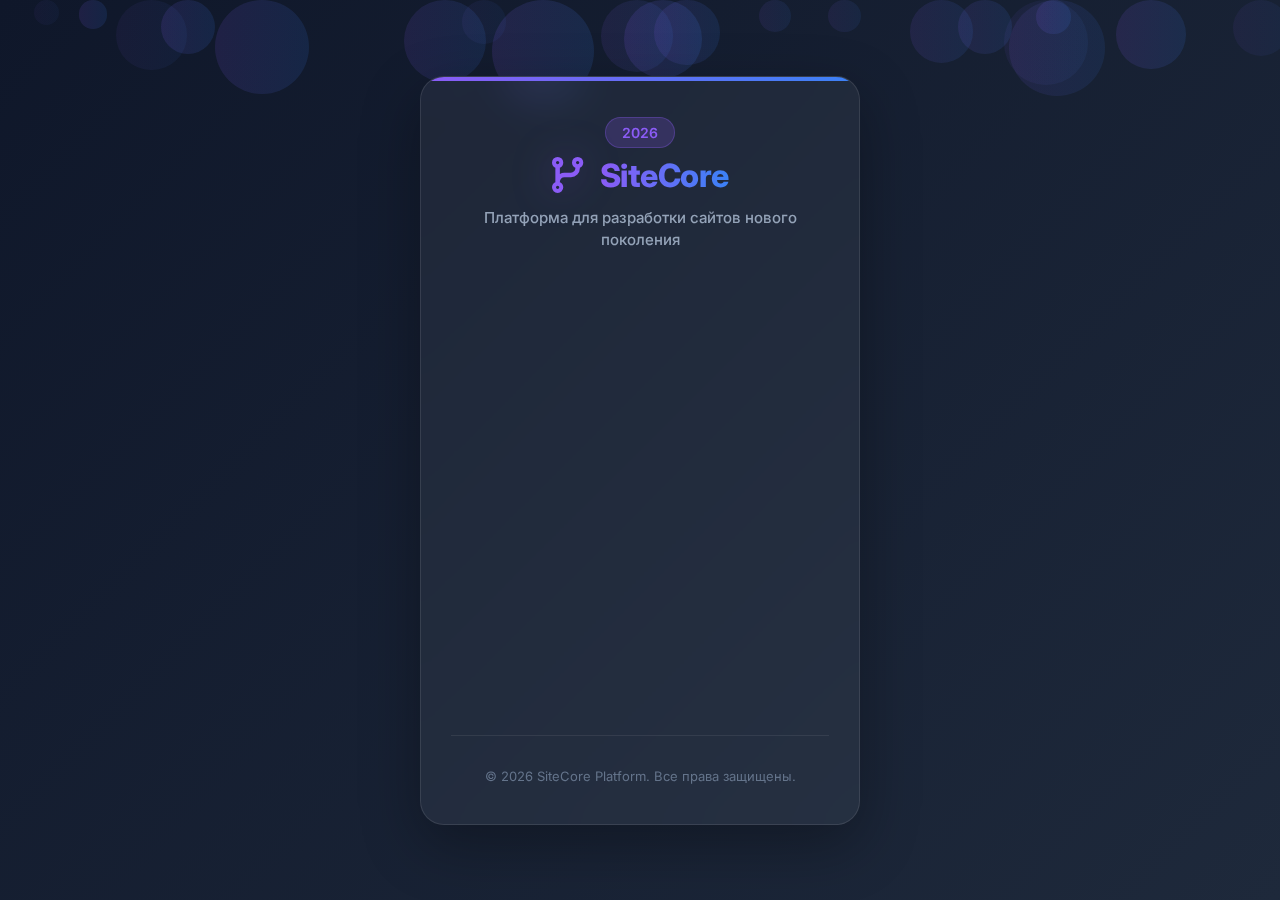
<file: deepseek_html_20260102_39d708.html>
<!DOCTYPE html>
<html lang="ru">
<head>
    <meta charset="UTF-8">
    <meta name="viewport" content="width=device-width, initial-scale=1.0">
    <title>SiteCore | Панель клиента</title>
    <style>
        /* Основные переменные и сброс */
        :root {
            --primary: #667eea;
            --primary-dark: #5a67d8;
            --primary-light: #8a9ef5;
            --secondary: #764ba2;
            --success: #10b981;
            --warning: #f59e0b;
            --danger: #ef4444;
            --info: #3b82f6;
            --dark: #1f2937;
            --dark-light: #374151;
            --gray: #6b7280;
            --gray-light: #e5e7eb;
            --gray-lighter: #f3f4f6;
            --white: #ffffff;
            --radius: 12px;
            --radius-lg: 20px;
            --shadow: 0 10px 25px -5px rgba(0, 0, 0, 0.1);
            --shadow-lg: 0 20px 50px -12px rgba(0, 0, 0, 0.25);
            --gradient: linear-gradient(135deg, var(--primary) 0%, var(--secondary) 100%);
        }

        * {
            margin: 0;
            padding: 0;
            box-sizing: border-box;
        }

        body {
            font-family: -apple-system, BlinkMacSystemFont, 'Segoe UI', Roboto, Oxygen, Ubuntu, sans-serif;
            background: linear-gradient(135deg, #667eea 0%, #764ba2 100%);
            min-height: 100vh;
            color: var(--dark);
        }

        /* Контейнер приложения */
        .app-container {
            min-height: 100vh;
            display: grid;
            grid-template-columns: 280px 1fr;
        }

        /* Боковая панель */
        .sidebar {
            background: rgba(31, 41, 55, 0.95);
            backdrop-filter: blur(10px);
            color: white;
            padding: 30px 0;
            display: flex;
            flex-direction: column;
            box-shadow: var(--shadow-lg);
            position: fixed;
            height: 100vh;
            width: 280px;
            z-index: 100;
        }

        .logo-section {
            padding: 0 30px 30px;
            border-bottom: 1px solid rgba(255, 255, 255, 0.1);
        }

        .logo {
            display: flex;
            align-items: center;
            gap: 12px;
            margin-bottom: 8px;
        }

        .logo-icon {
            width: 40px;
            height: 40px;
            background: var(--gradient);
            border-radius: 10px;
            display: flex;
            align-items: center;
            justify-content: center;
            font-size: 20px;
            font-weight: bold;
        }

        .logo h2 {
            font-size: 24px;
            font-weight: 800;
            background: linear-gradient(90deg, var(--primary-light) 0%, white 100%);
            -webkit-background-clip: text;
            -webkit-text-fill-color: transparent;
        }

        .tagline {
            font-size: 14px;
            color: rgba(255, 255, 255, 0.7);
        }

        .user-profile {
            padding: 30px;
            display: flex;
            align-items: center;
            gap: 16px;
            border-bottom: 1px solid rgba(255, 255, 255, 0.1);
        }

        .user-avatar {
            width: 56px;
            height: 56px;
            border-radius: 50%;
            background: var(--gradient);
            display: flex;
            align-items: center;
            justify-content: center;
            font-size: 20px;
            font-weight: 700;
            color: white;
            flex-shrink: 0;
        }

        .user-info h3 {
            font-size: 18px;
            font-weight: 700;
            margin-bottom: 4px;
        }

        .user-info p {
            font-size: 14px;
            color: rgba(255, 255, 255, 0.7);
        }

        .nav-menu {
            flex: 1;
            padding: 30px 0;
        }

        .nav-item {
            display: flex;
            align-items: center;
            gap: 16px;
            padding: 16px 30px;
            color: rgba(255, 255, 255, 0.7);
            text-decoration: none;
            transition: all 0.3s ease;
            border-left: 4px solid transparent;
            cursor: pointer;
        }

        .nav-item:hover {
            background: rgba(255, 255, 255, 0.05);
            color: white;
        }

        .nav-item.active {
            background: rgba(102, 126, 234, 0.1);
            color: white;
            border-left-color: var(--primary);
        }

        .nav-item i {
            font-size: 18px;
            width: 24px;
            text-align: center;
        }

        .badge {
            margin-left: auto;
            background: var(--primary);
            color: white;
            font-size: 12px;
            padding: 2px 8px;
            border-radius: 12px;
            min-width: 20px;
            text-align: center;
        }

        .sidebar-footer {
            padding: 30px;
            border-top: 1px solid rgba(255, 255, 255, 0.1);
        }

        .logout-btn {
            width: 100%;
            padding: 14px;
            background: rgba(239, 68, 68, 0.1);
            color: var(--danger);
            border: none;
            border-radius: var(--radius);
            font-weight: 600;
            cursor: pointer;
            transition: all 0.3s ease;
            display: flex;
            align-items: center;
            justify-content: center;
            gap: 10px;
        }

        .logout-btn:hover {
            background: rgba(239, 68, 68, 0.2);
        }

        /* Основной контент */
        .main-content {
            background: var(--gray-lighter);
            margin-left: 280px;
            min-height: 100vh;
            display: flex;
            flex-direction: column;
        }

        /* Шапка */
        .header {
            background: var(--white);
            padding: 24px 40px;
            display: flex;
            justify-content: space-between;
            align-items: center;
            box-shadow: 0 2px 10px rgba(0, 0, 0, 0.05);
            position: sticky;
            top: 0;
            z-index: 90;
        }

        .header-left h1 {
            font-size: 28px;
            font-weight: 700;
            margin-bottom: 4px;
            color: var(--dark);
        }

        .header-left p {
            color: var(--gray);
            font-size: 14px;
        }

        .header-right {
            display: flex;
            align-items: center;
            gap: 20px;
        }

        .current-date {
            font-size: 14px;
            color: var(--gray);
            font-weight: 500;
        }

        /* Контейнер контента */
        .content-container {
            flex: 1;
            padding: 40px;
        }

        .content-section {
            display: none;
        }

        .content-section.active {
            display: block;
            animation: fadeIn 0.4s ease;
        }

        @keyframes fadeIn {
            from { opacity: 0; transform: translateY(20px); }
            to { opacity: 1; transform: translateY(0); }
        }

        /* Карточки */
        .welcome-card {
            background: var(--gradient);
            border-radius: var(--radius-lg);
            padding: 40px;
            color: white;
            margin-bottom: 40px;
            display: flex;
            justify-content: space-between;
            align-items: center;
        }

        .welcome-content h2 {
            font-size: 32px;
            font-weight: 700;
            margin-bottom: 12px;
        }

        .welcome-content p {
            font-size: 16px;
            opacity: 0.9;
            margin-bottom: 24px;
            max-width: 500px;
        }

        .btn-primary {
            display: inline-block;
            padding: 14px 28px;
            background: white;
            color: var(--primary);
            border: none;
            border-radius: var(--radius);
            font-size: 16px;
            font-weight: 600;
            cursor: pointer;
            transition: all 0.3s ease;
            text-decoration: none;
        }

        .btn-primary:hover {
            transform: translateY(-2px);
            box-shadow: var(--shadow);
        }

        /* Статистика */
        .stats-grid {
            display: grid;
            grid-template-columns: repeat(auto-fit, minmax(240px, 1fr));
            gap: 24px;
            margin-bottom: 40px;
        }

        .stat-card {
            background: white;
            border-radius: var(--radius);
            padding: 24px;
            display: flex;
            align-items: center;
            gap: 20px;
            box-shadow: var(--shadow);
            transition: all 0.3s ease;
        }

        .stat-card:hover {
            transform: translateY(-2px);
            box-shadow: var(--shadow-lg);
        }

        .stat-icon {
            width: 60px;
            height: 60px;
            border-radius: var(--radius);
            display: flex;
            align-items: center;
            justify-content: center;
            font-size: 24px;
            color: white;
        }

        .stat-icon.active { background: var(--primary); }
        .stat-icon.completed { background: var(--success); }
        .stat-icon.budget { background: var(--secondary); }
        .stat-icon.messages { background: var(--warning); }

        .stat-info h4 {
            font-size: 14px;
            color: var(--gray);
            margin-bottom: 4px;
        }

        .stat-value {
            font-size: 24px;
            font-weight: 700;
            color: var(--dark);
        }

        /* Карточки заказов */
        .orders-grid {
            display: grid;
            grid-template-columns: repeat(auto-fill, minmax(350px, 1fr));
            gap: 24px;
        }

        .order-card {
            background: white;
            border-radius: var(--radius);
            padding: 24px;
            box-shadow: var(--shadow);
            border: 2px solid transparent;
            transition: all 0.3s ease;
            cursor: pointer;
        }

        .order-card:hover {
            transform: translateY(-4px);
            box-shadow: var(--shadow-lg);
            border-color: var(--primary-light);
        }

        .order-header {
            display: flex;
            justify-content: space-between;
            align-items: flex-start;
            margin-bottom: 16px;
        }

        .order-title {
            font-size: 18px;
            font-weight: 700;
            color: var(--dark);
            margin-bottom: 4px;
        }

        .order-client {
            font-size: 14px;
            color: var(--gray);
        }

        .order-status {
            padding: 6px 16px;
            border-radius: 20px;
            font-size: 12px;
            font-weight: 600;
            display: inline-block;
        }

        .status-new { background: #dbeafe; color: #1d4ed8; }
        .status-in-progress { background: #fef3c7; color: #d97706; }
        .status-review { background: #fce7f3; color: #be185d; }
        .status-completed { background: #dcfce7; color: #16a34a; }

        .order-details {
            display: grid;
            grid-template-columns: repeat(2, 1fr);
            gap: 16px;
            margin-bottom: 20px;
        }

        .order-detail-item {
            font-size: 14px;
        }

        .order-detail-label {
            display: block;
            color: var(--gray);
            margin-bottom: 4px;
        }

        .order-detail-value {
            font-weight: 600;
            color: var(--dark);
        }

        .order-footer {
            display: flex;
            justify-content: space-between;
            align-items: center;
            padding-top: 20px;
            border-top: 1px solid var(--gray-light);
        }

        .btn-small {
            padding: 8px 16px;
            border-radius: 6px;
            font-size: 14px;
            font-weight: 500;
            cursor: pointer;
            transition: all 0.3s ease;
            border: none;
        }

        .btn-small.view {
            background: var(--primary);
            color: white;
        }

        .btn-small.chat {
            background: var(--gray-lighter);
            color: var(--dark);
            border: 1px solid var(--gray-light);
        }

        .btn-small:hover {
            transform: translateY(-1px);
        }

        /* Форма заказа */
        .order-form {
            background: white;
            border-radius: var(--radius-lg);
            padding: 40px;
            box-shadow: var(--shadow);
            max-width: 800px;
            margin: 0 auto;
        }

        .form-row {
            display: grid;
            grid-template-columns: 1fr 1fr;
            gap: 24px;
            margin-bottom: 24px;
        }

        .form-group {
            margin-bottom: 24px;
        }

        .form-group label {
            display: block;
            margin-bottom: 8px;
            font-weight: 600;
            color: var(--dark);
            font-size: 14px;
        }

        .form-input, .form-select, .form-textarea {
            width: 100%;
            padding: 14px 16px;
            border: 2px solid var(--gray-light);
            border-radius: var(--radius);
            font-size: 16px;
            transition: all 0.3s ease;
            background: white;
        }

        .form-input:focus, .form-select:focus, .form-textarea:focus {
            outline: none;
            border-color: var(--primary);
            box-shadow: 0 0 0 3px rgba(102, 126, 234, 0.1);
        }

        .form-textarea {
            resize: vertical;
            min-height: 150px;
            font-family: inherit;
            line-height: 1.6;
        }

        .prompt-counter {
            font-size: 14px;
            color: var(--gray);
            margin-top: 8px;
            text-align: right;
        }

        .prompt-counter.warning {
            color: var(--danger);
            font-weight: 600;
        }

        .form-tips {
            background: var(--gray-lighter);
            border-radius: var(--radius);
            padding: 20px;
            margin-top: 16px;
            border-left: 4px solid var(--primary);
        }

        .form-tips h4 {
            font-size: 16px;
            font-weight: 600;
            margin-bottom: 12px;
            color: var(--dark);
        }

        .form-tips ul {
            margin-left: 20px;
            color: var(--gray);
        }

        .form-tips li {
            margin-bottom: 8px;
            font-size: 14px;
            line-height: 1.5;
        }

        .form-actions {
            display: flex;
            justify-content: flex-end;
            gap: 16px;
            margin-top: 40px;
            padding-top: 40px;
            border-top: 1px solid var(--gray-light);
        }

        .btn-secondary {
            padding: 14px 28px;
            background: white;
            color: var(--dark);
            border: 2px solid var(--gray-light);
            border-radius: var(--radius);
            font-weight: 600;
            cursor: pointer;
            transition: all 0.3s ease;
        }

        .btn-secondary:hover {
            border-color: var(--primary);
            background: rgba(102, 126, 234, 0.05);
        }

        /* Таблица заказов */
        .orders-table {
            background: white;
            border-radius: var(--radius-lg);
            overflow: hidden;
            box-shadow: var(--shadow);
        }

        .table-header {
            display: grid;
            grid-template-columns: 2fr 1fr 1fr 1fr 1fr 1fr;
            padding: 20px;
            background: var(--gray-lighter);
            font-weight: 600;
            color: var(--dark);
            font-size: 14px;
        }

        .table-body {
            max-height: 600px;
            overflow-y: auto;
        }

        .order-row {
            display: grid;
            grid-template-columns: 2fr 1fr 1fr 1fr 1fr 1fr;
            padding: 20px;
            align-items: center;
            border-bottom: 1px solid var(--gray-light);
            transition: all 0.3s ease;
        }

        .order-row:hover {
            background: #fafafa;
        }

        .order-actions {
            display: flex;
            gap: 10px;
        }

        /* Профиль */
        .profile-container {
            background: white;
            border-radius: var(--radius-lg);
            padding: 40px;
            box-shadow: var(--shadow);
            max-width: 800px;
            margin: 0 auto;
        }

        .profile-header {
            display: flex;
            justify-content: space-between;
            align-items: center;
            margin-bottom: 40px;
            padding-bottom: 30px;
            border-bottom: 1px solid var(--gray-light);
        }

        .profile-content {
            display: grid;
            grid-template-columns: 1fr 2fr;
            gap: 40px;
        }

        .profile-sidebar {
            text-align: center;
        }

        .profile-avatar {
            width: 120px;
            height: 120px;
            border-radius: 50%;
            background: var(--gradient);
            color: white;
            display: flex;
            align-items: center;
            justify-content: center;
            font-size: 48px;
            font-weight: 700;
            margin: 0 auto 20px;
        }

        .profile-sidebar h3 {
            font-size: 24px;
            font-weight: 700;
            margin-bottom: 8px;
            color: var(--dark);
        }

        .profile-role {
            color: var(--gray);
            margin-bottom: 30px;
        }

        .profile-stats {
            display: flex;
            justify-content: space-around;
            margin-bottom: 30px;
        }

        .profile-stat {
            text-align: center;
        }

        .profile-stat .stat-value {
            display: block;
            font-size: 24px;
            font-weight: 700;
            color: var(--primary);
            margin-bottom: 4px;
        }

        .profile-stat .stat-label {
            font-size: 14px;
            color: var(--gray);
        }

        .details-section {
            margin-bottom: 40px;
        }

        .details-section h4 {
            font-size: 18px;
            font-weight: 700;
            margin-bottom: 20px;
            color: var(--dark);
        }

        .detail-row {
            display: flex;
            justify-content: space-between;
            padding: 16px 0;
            border-bottom: 1px solid var(--gray-light);
        }

        .detail-label {
            font-weight: 600;
            color: var(--dark);
        }

        .detail-value {
            color: var(--gray);
        }

        /* Уведомления */
        .notification {
            position: fixed;
            bottom: 30px;
            right: 30px;
            background: var(--dark);
            color: white;
            padding: 20px 30px;
            border-radius: var(--radius);
            box-shadow: var(--shadow-lg);
            z-index: 1000;
            display: none;
            align-items: center;
            gap: 12px;
            max-width: 400px;
            animation: slideInRight 0.3s ease;
        }

        .notification.show {
            display: flex;
        }

        .notification.success {
            background: var(--success);
        }

        .notification.error {
            background: var(--danger);
        }

        .notification.info {
            background: var(--primary);
        }

        @keyframes slideInRight {
            from { transform: translateX(100%); opacity: 0; }
            to { transform: translateX(0); opacity: 1; }
        }

        /* Модальные окна */
        .modal-overlay {
            position: fixed;
            top: 0;
            left: 0;
            right: 0;
            bottom: 0;
            background: rgba(0, 0, 0, 0.5);
            backdrop-filter: blur(4px);
            display: none;
            align-items: center;
            justify-content: center;
            z-index: 2000;
            padding: 20px;
        }

        .modal-overlay.active {
            display: flex;
            animation: fadeIn 0.3s ease;
        }

        .modal {
            background: white;
            border-radius: var(--radius-lg);
            width: 100%;
            max-width: 800px;
            max-height: 90vh;
            overflow-y: auto;
            box-shadow: var(--shadow-lg);
        }

        .modal-header {
            padding: 30px 40px 20px;
            display: flex;
            justify-content: space-between;
            align-items: center;
            border-bottom: 1px solid var(--gray-light);
        }

        .modal-header h3 {
            font-size: 24px;
            font-weight: 700;
            color: var(--dark);
        }

        .modal-close {
            background: none;
            border: none;
            font-size: 28px;
            color: var(--gray);
            cursor: pointer;
            padding: 0;
            width: 40px;
            height: 40px;
            display: flex;
            align-items: center;
            justify-content: center;
            border-radius: 50%;
            transition: all 0.3s ease;
        }

        .modal-close:hover {
            background: var(--gray-lighter);
            color: var(--dark);
        }

        .modal-body {
            padding: 40px;
        }

        /* Пустые состояния */
        .empty-state {
            text-align: center;
            padding: 60px 40px;
            color: var(--gray);
            background: white;
            border-radius: var(--radius-lg);
            box-shadow: var(--shadow);
        }

        .empty-state i {
            font-size: 64px;
            margin-bottom: 20px;
            opacity: 0.5;
        }

        .empty-state h3 {
            font-size: 20px;
            margin-bottom: 12px;
            color: var(--dark);
        }

        .empty-state p {
            margin-bottom: 24px;
            line-height: 1.6;
        }

        /* Адаптивность */
        @media (max-width: 1200px) {
            .app-container {
                grid-template-columns: 1fr;
            }
            
            .sidebar {
                width: 100%;
                height: auto;
                position: static;
            }
            
            .main-content {
                margin-left: 0;
            }
            
            .nav-menu {
                display: flex;
                overflow-x: auto;
                padding: 0;
            }
            
            .nav-item {
                flex-direction: column;
                min-width: 100px;
                padding: 16px;
                border-left: none;
                border-top: 4px solid transparent;
                text-align: center;
            }
            
            .nav-item.active {
                border-left: none;
                border-top-color: var(--primary);
            }
            
            .badge {
                display: none;
            }
        }

        @media (max-width: 768px) {
            .header {
                padding: 20px;
                flex-direction: column;
                align-items: flex-start;
                gap: 16px;
            }
            
            .content-container {
                padding: 20px;
            }
            
            .welcome-card {
                flex-direction: column;
                gap: 30px;
                text-align: center;
            }
            
            .stats-grid {
                grid-template-columns: 1fr;
            }
            
            .orders-grid {
                grid-template-columns: 1fr;
            }
            
            .form-row {
                grid-template-columns: 1fr;
            }
            
            .table-header,
            .order-row {
                grid-template-columns: 1fr;
                gap: 12px;
            }
            
            .profile-content {
                grid-template-columns: 1fr;
            }
            
            .modal-header {
                padding: 20px;
            }
            
            .modal-body {
                padding: 20px;
            }
        }

        @media (max-width: 480px) {
            .header-left h1 {
                font-size: 24px;
            }
            
            .welcome-content h2 {
                font-size: 24px;
            }
            
            .form-actions {
                flex-direction: column;
            }
            
            .btn-primary,
            .btn-secondary {
                width: 100%;
            }
        }
    </style>
</head>
<body>
    <div class="app-container">
        <!-- Боковая панель -->
        <nav class="sidebar">
            <div class="logo-section">
                <div class="logo">
                    <div class="logo-icon">SC</div>
                    <h2>SiteCore</h2>
                </div>
                <p class="tagline">Платформа для заказа сайтов</p>
            </div>

            <div class="user-profile">
                <div class="user-avatar" id="user-avatar">К</div>
                <div class="user-info">
                    <h3 id="user-name">Загрузка...</h3>
                    <p id="user-email">...</p>
                </div>
            </div>

            <div class="nav-menu">
                <div class="nav-item active" data-section="dashboard">
                    <i>🏠</i>
                    <span>Главная</span>
                </div>
                <div class="nav-item" data-section="orders">
                    <i>📋</i>
                    <span>Мои заказы</span>
                    <span class="badge" id="orders-count">0</span>
                </div>
                <div class="nav-item" data-section="new-order">
                    <i>➕</i>
                    <span>Новый заказ</span>
                </div>
                <div class="nav-item" data-section="profile">
                    <i>👤</i>
                    <span>Профиль</span>
                </div>
            </div>

            <div class="sidebar-footer">
                <button class="logout-btn" id="logout-btn">
                    <i>🚪</i>
                    <span>Выйти</span>
                </button>
            </div>
        </nav>

        <!-- Основной контент -->
        <main class="main-content">
            <header class="header">
                <div class="header-left">
                    <h1 id="page-title">Главная панель</h1>
                    <p id="page-subtitle">Добро пожаловать в SiteCore</p>
                </div>
                <div class="header-right">
                    <div class="current-date" id="current-date"></div>
                </div>
            </header>

            <div class="content-container">
                <!-- Главная -->
                <section id="dashboard-section" class="content-section active">
                    <div class="welcome-card">
                        <div class="welcome-content">
                            <h2>Добро пожаловать, <span id="welcome-name">Клиент</span>!</h2>
                            <p>Создайте свой идеальный сайт с помощью наших профессиональных разработчиков. Мы превратим ваши идеи в современный и функциональный веб-проект.</p>
                            <button class="btn-primary" id="create-order-btn">
                                <i>➕</i> Создать заказ
                            </button>
                        </div>
                        <div class="welcome-illustration">
                            <i>🚀</i>
                        </div>
                    </div>

                    <div class="stats-grid">
                        <div class="stat-card">
                            <div class="stat-icon active">📝</div>
                            <div class="stat-info">
                                <h4>Активные заказы</h4>
                                <p class="stat-value" id="active-orders-count">0</p>
                            </div>
                        </div>
                        <div class="stat-card">
                            <div class="stat-icon completed">✅</div>
                            <div class="stat-info">
                                <h4>Завершённые</h4>
                                <p class="stat-value" id="completed-orders-count">0</p>
                            </div>
                        </div>
                        <div class="stat-card">
                            <div class="stat-icon budget">💰</div>
                            <div class="stat-info">
                                <h4>Общий бюджет</h4>
                                <p class="stat-value" id="total-budget">0 ₽</p>
                            </div>
                        </div>
                        <div class="stat-card">
                            <div class="stat-icon messages">💬</div>
                            <div class="stat-info">
                                <h4>Сообщения</h4>
                                <p class="stat-value" id="new-messages-count">0</p>
                            </div>
                        </div>
                    </div>

                    <h3 style="margin-bottom: 24px; color: var(--dark);">Последние заказы</h3>
                    <div class="orders-grid" id="recent-orders-grid">
                        <div class="empty-state">
                            <i>📝</i>
                            <h3>У вас пока нет заказов</h3>
                            <p>Создайте первый заказ, чтобы начать работу с нашими разработчиками. Мы поможем реализовать вашу идею в качественный сайт.</p>
                            <button class="btn-primary" id="create-first-order">
                                <i>➕</i> Создать первый заказ
                            </button>
                        </div>
                    </div>
                </section>

                <!-- Мои заказы -->
                <section id="orders-section" class="content-section">
                    <div class="section-header" style="margin-bottom: 40px;">
                        <h2>Мои заказы</h2>
                        <p style="color: var(--gray); margin-bottom: 24px;">Все ваши проекты на разработку сайтов</p>
                        
                        <div class="filter-tabs" style="display: flex; gap: 12px; flex-wrap: wrap;">
                            <button class="filter-btn active" data-filter="all">Все заказы</button>
                            <button class="filter-btn" data-filter="new">Новые</button>
                            <button class="filter-btn" data-filter="in-progress">В работе</button>
                            <button class="filter-btn" data-filter="review">На проверке</button>
                            <button class="filter-btn" data-filter="completed">Завершённые</button>
                        </button>
                    </div>

                    <div class="orders-table">
                        <div class="table-header">
                            <div>Проект</div>
                            <div>Тип</div>
                            <div>Бюджет</div>
                            <div>Срок</div>
                            <div>Статус</div>
                            <div>Действия</div>
                        </div>
                        <div class="table-body" id="orders-table-body">
                            <div class="empty-state" style="margin: 40px; text-align: center;">
                                <i>📋</i>
                                <h3>Заказы не найдены</h3>
                                <p>У вас пока нет заказов или они не соответствуют выбранному фильтру</p>
                            </div>
                        </div>
                    </div>
                </section>

                <!-- Новый заказ -->
                <section id="new-order-section" class="content-section">
                    <div class="section-header" style="margin-bottom: 40px;">
                        <h2>Новый заказ на сайт</h2>
                        <p style="color: var(--gray);">Заполните форму подробно, чтобы разработчик понял вашу задачу</p>
                    </div>

                    <form id="create-order-form" class="order-form">
                        <div class="form-row">
                            <div class="form-group">
                                <label for="project-name">Название проекта *</label>
                                <input type="text" id="project-name" class="form-input" 
                                       placeholder="Например: Сайт для кофейни 'Morning Brew'" required>
                            </div>
                            <div class="form-group">
                                <label for="project-type">Тип сайта *</label>
                                <select id="project-type" class="form-select" required>
                                    <option value="">Выберите тип сайта</option>
                                    <option value="landing">Landing Page (одностраничник)</option>
                                    <option value="corporate">Корпоративный сайт</option>
                                    <option value="ecommerce">Интернет-магазин</option>
                                    <option value="service">Сайт услуг</option>
                                    <option value="portfolio">Сайт-портфолио</option>
                                    <option value="blog">Блог/Новостной сайт</option>
                                    <option value="other">Другое</option>
                                </select>
                            </div>
                        </div>

                        <div class="form-row">
                            <div class="form-group">
                                <label for="project-budget">Бюджет (руб.) *</label>
                                <input type="number" id="project-budget" class="form-input" 
                                       placeholder="50000" required min="10000" step="1000">
                                <small style="color: var(--gray); font-size: 12px; display: block; margin-top: 4px;">
                                    Минимальный бюджет: 10,000 руб.
                                </small>
                            </div>
                            <div class="form-group">
                                <label for="project-deadline">Желаемый срок (дней) *</label>
                                <input type="number" id="project-deadline" class="form-input" 
                                       placeholder="30" required min="7" max="365">
                                <small style="color: var(--gray); font-size: 12px; display: block; margin-top: 4px;">
                                    Минимальный срок: 7 дней
                                </small>
                            </div>
                        </div>

                        <div class="form-group">
                            <label for="project-prompt">Детальное описание проекта *</label>
                            <textarea id="project-prompt" class="form-textarea" 
                                      placeholder="Опишите максимально подробно, что вы хотите получить. Это поможет разработчику понять задачу и выполнить её качественно." 
                                      required minlength="300" maxlength="2500"></textarea>
                            <div class="prompt-counter" id="prompt-counter">
                                <span id="char-count">0</span> / 2500 символов (минимум 300)
                            </div>
                            
                            <div class="form-tips">
                                <h4>📝 Как составить хорошее ТЗ:</h4>
                                <ul>
                                    <li><strong>Цель сайта:</strong> Что должен делать сайт? (продавать, информировать, собирать заявки)</li>
                                    <li><strong>Целевая аудитория:</strong> Кто будет пользоваться сайтом?</li>
                                    <li><strong>Дизайн:</strong> Предпочтения по цветам, стилю, примерам сайтов которые нравятся</li>
                                    <li><strong>Структура:</strong> Какие страницы нужны? (Главная, О нас, Услуги, Контакты и т.д.)</li>
                                    <li><strong>Функционал:</strong> Что должно работать? (формы, каталог, корзина, личный кабинет)</li>
                                    <li><strong>Контент:</strong> Есть ли текст, фото, видео или нужно создавать?</li>
                                </ul>
                            </div>
                        </div>

                        <div class="form-group">
                            <label for="project-requirements">Особые требования</label>
                            <textarea id="project-requirements" class="form-textarea" 
                                      placeholder="Дополнительные пожелания, интеграции, особые функции..." 
                                      rows="4"></textarea>
                        </div>

                        <div class="form-actions">
                            <button type="button" class="btn-secondary" id="cancel-order">
                                <i>←</i> Отмена
                            </button>
                            <button type="submit" class="btn-primary">
                                <i>🚀</i> Создать заказ
                            </button>
                        </div>
                    </form>
                </section>

                <!-- Профиль -->
                <section id="profile-section" class="content-section">
                    <div class="profile-container">
                        <div class="profile-header">
                            <h2>Мой профиль</h2>
                            <button class="btn-secondary" id="edit-profile-btn">
                                <i>✏️</i> Редактировать
                            </button>
                        </div>

                        <div class="profile-content">
                            <div class="profile-sidebar">
                                <div class="profile-avatar" id="profile-avatar">К</div>
                                <h3 id="profile-name">Загрузка...</h3>
                                <p class="profile-role">Клиент SiteCore</p>
                                
                                <div class="profile-stats">
                                    <div class="profile-stat">
                                        <span class="stat-value" id="profile-orders-count">0</span>
                                        <span class="stat-label">Заказов</span>
                                    </div>
                                    <div class="profile-stat">
                                        <span class="stat-value" id="profile-days">0 дн.</span>
                                        <span class="stat-label">С нами</span>
                                    </div>
                                </div>
                            </div>

                            <div class="profile-details">
                                <div class="details-section">
                                    <h4>📱 Контактная информация</h4>
                                    <div class="detail-row">
                                        <span class="detail-label">Имя:</span>
                                        <span class="detail-value" id="detail-name">...</span>
                                    </div>
                                    <div class="detail-row">
                                        <span class="detail-label">Email:</span>
                                        <span class="detail-value" id="detail-email">...</span>
                                    </div>
                                    <div class="detail-row">
                                        <span class="detail-label">Телефон:</span>
                                        <span class="detail-value" id="detail-phone">...</span>
                                    </div>
                                    <div class="detail-row">
                                        <span class="detail-label">Telegram:</span>
                                        <span class="detail-value" id="detail-telegram">...</span>
                                    </div>
                                    <div class="detail-row">
                                        <span class="detail-label">Дата регистрации:</span>
                                        <span class="detail-value" id="detail-reg-date">...</span>
                                    </div>
                                </div>

                                <div class="details-section">
                                    <h4>⚙️ Настройки</h4>
                                    <div class="detail-row">
                                        <span class="detail-label">Уведомления о статусе:</span>
                                        <div class="toggle-switch">
                                            <input type="checkbox" id="notifications-toggle" checked>
                                            <label for="notifications-toggle"></label>
                                        </div>
                                    </div>
                                    <div class="detail-row">
                                        <span class="detail-label">Email-уведомления:</span>
                                        <div class="toggle-switch">
                                            <input type="checkbox" id="email-toggle" checked>
                                            <label for="email-toggle"></label>
                                        </div>
                                    </div>
                                </div>
                            </div>
                        </div>
                    </div>
                </section>
            </div>
        </main>
    </div>

    <!-- Модальное окно деталей заказа -->
    <div class="modal-overlay" id="order-modal">
        <div class="modal">
            <div class="modal-header">
                <h3 id="modal-order-title">Детали заказа</h3>
                <button class="modal-close" id="modal-close">&times;</button>
            </div>
            <div class="modal-body" id="modal-order-details">
                <!-- Детали загружаются через JS -->
            </div>
        </div>
    </div>

    <!-- Уведомление -->
    <div class="notification" id="notification">
        <span id="notification-text"></span>
    </div>

    <script>
        // Инициализация данных
        function initData() {
            if (!localStorage.getItem('sitecore_data')) {
                const initialData = {
                    clients: [],
                    orders: [],
                    messages: {},
                    executors: [
                        {
                            id: 1,
                            name: "Александр",
                            password: "789653",
                            avatar: "А",
                            role: "executor",
                            specialization: "Старший разработчик",
                            status: "online"
                        },
                        {
                            id: 2,
                            name: "Максим",
                            password: "140612",
                            avatar: "М",
                            role: "executor",
                            specialization: "Frontend разработчик",
                            status: "online"
                        }
                    ]
                };
                localStorage.setItem('sitecore_data', JSON.stringify(initialData));
            }
        }

        // Приложение клиента
        const ClientApp = {
            currentUser: null,
            
            init() {
                this.loadUser();
                if (!this.currentUser) {
                    window.location.href = 'index.html';
                    return;
                }
                
                initData();
                this.setupEventListeners();
                this.updateUI();
                this.loadDashboardData();
                this.setupNavigation();
                this.setupDate();
            },
            
            loadUser() {
                const userData = localStorage.getItem('currentUser');
                if (userData) {
                    this.currentUser = JSON.parse(userData);
                }
            },
            
            getData() {
                return JSON.parse(localStorage.getItem('sitecore_data')) || { clients: [], orders: [], messages: {}, executors: [] };
            },
            
            saveData(data) {
                localStorage.setItem('sitecore_data', JSON.stringify(data));
            },
            
            getUserOrders() {
                const data = this.getData();
                return data.orders.filter(order => order.clientId === this.currentUser.id);
            },
            
            updateUI() {
                if (!this.currentUser) return;
                
                document.getElementById('user-name').textContent = this.currentUser.name;
                document.getElementById('user-email').textContent = this.currentUser.email;
                document.getElementById('user-avatar').textContent = this.currentUser.avatar;
                document.getElementById('welcome-name').textContent = this.currentUser.name.split(' ')[0];
                
                this.updateProfile();
            },
            
            updateProfile() {
                document.getElementById('profile-name').textContent = this.currentUser.name;
                document.getElementById('profile-avatar').textContent = this.currentUser.avatar;
                document.getElementById('detail-name').textContent = this.currentUser.name;
                document.getElementById('detail-email').textContent = this.currentUser.email;
                document.getElementById('detail-phone').textContent = this.currentUser.phone;
                document.getElementById('detail-telegram').textContent = this.currentUser.telegram;
                document.getElementById('detail-reg-date').textContent = 
                    new Date(this.currentUser.registrationDate).toLocaleDateString('ru-RU');
                
                // Дни с регистрации
                const regDate = new Date(this.currentUser.registrationDate);
                const today = new Date();
                const daysDiff = Math.floor((today - regDate) / (1000 * 60 * 60 * 24));
                document.getElementById('profile-days').textContent = 
                    daysDiff === 0 ? 'Сегодня' : daysDiff === 1 ? '1 день' : `${daysDiff} дней`;
                
                // Количество заказов
                const orders = this.getUserOrders();
                document.getElementById('profile-orders-count').textContent = orders.length;
            },
            
            setupDate() {
                const now = new Date();
                const options = { 
                    weekday: 'long', 
                    year: 'numeric', 
                    month: 'long', 
                    day: 'numeric' 
                };
                document.getElementById('current-date').textContent = 
                    now.toLocaleDateString('ru-RU', options);
            },
            
            loadDashboardData() {
                const orders = this.getUserOrders();
                
                // Статистика
                const activeOrders = orders.filter(o => o.status === 'new' || o.status === 'in-progress').length;
                const completedOrders = orders.filter(o => o.status === 'completed').length;
                const totalBudget = orders.reduce((sum, o) => sum + (o.budget || 0), 0);
                
                document.getElementById('active-orders-count').textContent = activeOrders;
                document.getElementById('completed-orders-count').textContent = completedOrders;
                document.getElementById('total-budget').textContent = this.formatCurrency(totalBudget);
                document.getElementById('orders-count').textContent = orders.length;
                
                // Последние заказы
                this.loadRecentOrders();
                
                // Все заказы для таблицы
                this.loadAllOrders();
            },
            
            loadRecentOrders() {
                const orders = this.getUserOrders()
                    .sort((a, b) => new Date(b.createdDate) - new Date(a.createdDate))
                    .slice(0, 4);
                
                const grid = document.getElementById('recent-orders-grid');
                
                if (orders.length === 0) {
                    grid.innerHTML = `
                        <div class="empty-state">
                            <i>📝</i>
                            <h3>У вас пока нет заказов</h3>
                            <p>Создайте первый заказ, чтобы начать работу с нашими разработчиками</p>
                            <button class="btn-primary" id="create-first-order">
                                <i>➕</i> Создать первый заказ
                            </button>
                        </div>
                    `;
                    
                    document.getElementById('create-first-order').addEventListener('click', () => {
                        this.navigateTo('new-order');
                    });
                    return;
                }
                
                grid.innerHTML = orders.map(order => `
                    <div class="order-card" data-id="${order.id}">
                        <div class="order-header">
                            <div>
                                <div class="order-title">${order.projectName}</div>
                                <div class="order-client">${order.assignedTo ? 'Исполнитель назначен' : 'Ожидает исполнителя'}</div>
                            </div>
                            <div class="order-status status-${order.status}">
                                ${this.getStatusText(order.status)}
                            </div>
                        </div>
                        
                        <div class="order-details">
                            <div class="order-detail-item">
                                <span class="order-detail-label">Тип</span>
                                <span class="order-detail-value">${this.getTypeText(order.projectType)}</span>
                            </div>
                            <div class="order-detail-item">
                                <span class="order-detail-label">Бюджет</span>
                                <span class="order-detail-value">${this.formatCurrency(order.budget)}</span>
                            </div>
                            <div class="order-detail-item">
                                <span class="order-detail-label">Срок</span>
                                <span class="order-detail-value">${order.deadline} дней</span>
                            </div>
                            <div class="order-detail-item">
                                <span class="order-detail-label">Создан</span>
                                <span class="order-detail-value">${new Date(order.createdDate).toLocaleDateString()}</span>
                            </div>
                        </div>
                        
                        <div class="order-footer">
                            <span style="color: var(--gray); font-size: 12px;">
                                ${order.assignedTo ? 'В работе' : 'В поиске исполнителя'}
                            </span>
                            <button class="btn-small view" data-id="${order.id}">Подробнее</button>
                        </div>
                    </div>
                `).join('');
                
                // Обработчики
                document.querySelectorAll('.order-card').forEach(card => {
                    card.addEventListener('click', (e) => {
                        if (!e.target.classList.contains('btn-small')) {
                            const orderId = parseInt(card.getAttribute('data-id'));
                            this.showOrderDetails(orderId);
                        }
                    });
                });
                
                document.querySelectorAll('.btn-small.view').forEach(btn => {
                    btn.addEventListener('click', (e) => {
                        e.stopPropagation();
                        const orderId = parseInt(btn.getAttribute('data-id'));
                        this.showOrderDetails(orderId);
                    });
                });
            },
            
            loadAllOrders(filter = 'all') {
                let orders = this.getUserOrders();
                
                if (filter !== 'all') {
                    orders = orders.filter(order => order.status === filter);
                }
                
                const tableBody = document.getElementById('orders-table-body');
                
                if (orders.length === 0) {
                    tableBody.innerHTML = `
                        <div style="grid-column: 1 / -1; text-align: center; padding: 40px;">
                            <i style="font-size: 32px; margin-bottom: 16px; opacity: 0.5;">📝</i>
                            <p style="color: var(--gray);">Заказы не найдены</p>
                        </div>
                    `;
                    return;
                }
                
                tableBody.innerHTML = orders.map(order => `
                    <div class="order-row" data-id="${order.id}">
                        <div style="font-weight: 600;">${order.projectName}</div>
                        <div>${this.getTypeText(order.projectType)}</div>
                        <div>${this.formatCurrency(order.budget)}</div>
                        <div>${order.deadline} дней</div>
                        <div>
                            <span class="order-status status-${order.status}">
                                ${this.getStatusText(order.status)}
                            </span>
                        </div>
                        <div class="order-actions">
                            <button class="btn-small view" data-id="${order.id}">Подробнее</button>
                        </div>
                    </div>
                `).join('');
                
                document.querySelectorAll('.btn-small.view').forEach(btn => {
                    btn.addEventListener('click', () => {
                        const orderId = parseInt(btn.getAttribute('data-id'));
                        this.showOrderDetails(orderId);
                    });
                });
            },
            
            showOrderDetails(orderId) {
                const orders = this.getUserOrders();
                const order = orders.find(o => o.id === orderId);
                
                if (!order) return;
                
                const data = this.getData();
                const executor = order.assignedTo ? 
                    data.executors.find(e => e.id === order.assignedTo) : null;
                
                const html = `
                    <div style="display: grid; gap: 30px;">
                        <div style="display: grid; grid-template-columns: 1fr 1fr; gap: 20px;">
                            <div>
                                <h4 style="margin-bottom: 16px; color: var(--dark);">📋 Информация о проекте</h4>
                                <div style="display: grid; gap: 12px;">
                                    <div style="display: flex; justify-content: space-between;">
                                        <span style="color: var(--gray);">Название:</span>
                                        <span style="font-weight: 600;">${order.projectName}</span>
                                    </div>
                                    <div style="display: flex; justify-content: space-between;">
                                        <span style="color: var(--gray);">Тип сайта:</span>
                                        <span style="font-weight: 600;">${this.getTypeText(order.projectType)}</span>
                                    </div>
                                    <div style="display: flex; justify-content: space-between;">
                                        <span style="color: var(--gray);">Бюджет:</span>
                                        <span style="font-weight: 600; color: var(--primary);">${this.formatCurrency(order.budget)}</span>
                                    </div>
                                    <div style="display: flex; justify-content: space-between;">
                                        <span style="color: var(--gray);">Срок:</span>
                                        <span style="font-weight: 600;">${order.deadline} дней</span>
                                    </div>
                                    <div style="display: flex; justify-content: space-between;">
                                        <span style="color: var(--gray);">Статус:</span>
                                        <span class="order-status status-${order.status}">
                                            ${this.getStatusText(order.status)}
                                        </span>
                                    </div>
                                    <div style="display: flex; justify-content: space-between;">
                                        <span style="color: var(--gray);">Создан:</span>
                                        <span style="font-weight: 600;">${new Date(order.createdDate).toLocaleDateString()}</span>
                                    </div>
                                </div>
                            </div>
                            
                            <div>
                                <h4 style="margin-bottom: 16px; color: var(--dark);">👨‍💻 Исполнитель</h4>
                                ${executor ? `
                                <div style="background: var(--gray-lighter); padding: 20px; border-radius: var(--radius);">
                                    <div style="display: flex; align-items: center; gap: 12px; margin-bottom: 16px;">
                                        <div style="width: 40px; height: 40px; border-radius: 50%; background: var(--gradient); display: flex; align-items: center; justify-content: center; color: white; font-weight: 600;">
                                            ${executor.avatar}
                                        </div>
                                        <div>
                                            <div style="font-weight: 600; color: var(--dark);">${executor.name}</div>
                                            <div style="font-size: 12px; color: var(--gray);">${executor.specialization}</div>
                                        </div>
                                    </div>
                                    <div style="font-size: 14px; color: var(--gray);">
                                        Статус: <span style="color: var(--success); font-weight: 600;">${executor.status}</span>
                                    </div>
                                </div>
                                ` : `
                                <div style="background: var(--gray-lighter); padding: 40px; border-radius: var(--radius); text-align: center;">
                                    <i style="font-size: 32px; margin-bottom: 16px; opacity: 0.5;">👨‍💻</i>
                                    <p style="color: var(--gray);">Исполнитель пока не назначен</p>
                                </div>
                                `}
                            </div>
                        </div>
                        
                        <div>
                            <h4 style="margin-bottom: 16px; color: var(--dark);">📝 Детальное описание</h4>
                            <div style="background: var(--gray-lighter); padding: 24px; border-radius: var(--radius); line-height: 1.6;">
                                ${order.prompt.split('\n').map(p => `<p style="margin-bottom: 16px;">${p}</p>`).join('')}
                            </div>
                            <div style="display: flex; justify-content: space-between; margin-top: 16px; font-size: 14px; color: var(--gray);">
                                <span>${order.prompt.length} символов</span>
                                <span>Время чтения: ~${Math.ceil(order.prompt.length / 1000)} мин</span>
                            </div>
                        </div>
                        
                        ${order.requirements ? `
                        <div>
                            <h4 style="margin-bottom: 16px; color: var(--dark);">🎯 Особые требования</h4>
                            <div style="background: var(--gray-lighter); padding: 20px; border-radius: var(--radius); line-height: 1.6;">
                                ${order.requirements}
                            </div>
                        </div>
                        ` : ''}
                    </div>
                `;
                
                document.getElementById('modal-order-title').textContent = order.projectName;
                document.getElementById('modal-order-details').innerHTML = html;
                document.getElementById('order-modal').classList.add('active');
            },
            
            setupNavigation() {
                document.querySelectorAll('.nav-item').forEach(item => {
                    item.addEventListener('click', () => {
                        const section = item.getAttribute('data-section');
                        this.navigateTo(section);
                    });
                });
            },
            
            navigateTo(section) {
                document.querySelectorAll('.nav-item').forEach(item => {
                    item.classList.remove('active');
                });
                
                document.querySelector(`[data-section="${section}"]`).classList.add('active');
                
                document.querySelectorAll('.content-section').forEach(sec => {
                    sec.classList.remove('active');
                });
                
                document.getElementById(`${section}-section`).classList.add('active');
                
                this.updatePageTitle(section);
                
                if (section === 'orders') {
                    this.loadAllOrders();
                } else if (section === 'dashboard') {
                    this.loadDashboardData();
                } else if (section === 'new-order') {
                    this.resetOrderForm();
                }
            },
            
            updatePageTitle(section) {
                const titles = {
                    'dashboard': 'Главная панель',
                    'orders': 'Мои заказы',
                    'new-order': 'Новый заказ',
                    'profile': 'Профиль'
                };
                
                const subtitles = {
                    'dashboard': 'Добро пожаловать в SiteCore',
                    'orders': 'Все ваши проекты на разработку',
                    'new-order': 'Создание нового проекта',
                    'profile': 'Управление профилем'
                };
                
                document.getElementById('page-title').textContent = titles[section];
                document.getElementById('page-subtitle').textContent = subtitles[section];
            },
            
            setupEventListeners() {
                // Создание заказа
                document.getElementById('create-order-btn').addEventListener('click', () => {
                    this.navigateTo('new-order');
                });
                
                // Отмена заказа
                document.getElementById('cancel-order').addEventListener('click', () => {
                    this.navigateTo('dashboard');
                });
                
                // Счетчик символов
                document.getElementById('project-prompt').addEventListener('input', (e) => {
                    const count = e.target.value.length;
                    const counter = document.getElementById('prompt-counter');
                    const charCount = document.getElementById('char-count');
                    
                    charCount.textContent = count;
                    counter.innerHTML = `<span id="char-count">${count}</span> / 2500 символов (минимум 300)`;
                    
                    if (count < 300 || count > 2500) {
                        counter.classList.add('warning');
                    } else {
                        counter.classList.remove('warning');
                    }
                });
                
                // Фильтры
                document.querySelectorAll('.filter-btn').forEach(btn => {
                    btn.addEventListener('click', () => {
                        document.querySelectorAll('.filter-btn').forEach(b => b.classList.remove('active'));
                        btn.classList.add('active');
                        const filter = btn.getAttribute('data-filter');
                        this.loadAllOrders(filter);
                    });
                });
                
                // Форма заказа
                document.getElementById('create-order-form').addEventListener('submit', (e) => {
                    e.preventDefault();
                    this.createOrder();
                });
                
                // Выход
                document.getElementById('logout-btn').addEventListener('click', () => {
                    localStorage.removeItem('currentUser');
                    window.location.href = 'index.html';
                });
                
                // Редактирование профиля
                document.getElementById('edit-profile-btn').addEventListener('click', () => {
                    this.editProfile();
                });
                
                // Закрытие модального окна
                document.getElementById('modal-close').addEventListener('click', () => {
                    document.getElementById('order-modal').classList.remove('active');
                });
                
                document.getElementById('order-modal').addEventListener('click', (e) => {
                    if (e.target === document.getElementById('order-modal')) {
                        document.getElementById('order-modal').classList.remove('active');
                    }
                });
            },
            
            createOrder() {
                const projectName = document.getElementById('project-name').value.trim();
                const projectType = document.getElementById('project-type').value;
                const budget = parseInt(document.getElementById('project-budget').value);
                const deadline = parseInt(document.getElementById('project-deadline').value);
                const prompt = document.getElementById('project-prompt').value.trim();
                const requirements = document.getElementById('project-requirements').value.trim();
                
                // Валидация
                if (prompt.length < 300) {
                    this.showNotification('Описание должно содержать не менее 300 символов', 'error');
                    return;
                }
                
                if (prompt.length > 2500) {
                    this.showNotification('Описание должно содержать не более 2500 символов', 'error');
                    return;
                }
                
                if (!projectName || !projectType || !budget || !deadline) {
                    this.showNotification('Заполните все обязательные поля', 'error');
                    return;
                }
                
                if (budget < 10000) {
                    this.showNotification('Минимальный бюджет - 10,000 руб.', 'error');
                    return;
                }
                
                if (deadline < 7) {
                    this.showNotification('Минимальный срок - 7 дней', 'error');
                    return;
                }
                
                const data = this.getData();
                
                // Создаем заказ
                const newOrder = {
                    id: Date.now(),
                    clientId: this.currentUser.id,
                    clientName: this.currentUser.name,
                    clientEmail: this.currentUser.email,
                    clientPhone: this.currentUser.phone,
                    clientTelegram: this.currentUser.telegram,
                    projectName,
                    projectType,
                    budget,
                    deadline,
                    prompt,
                    requirements: requirements || null,
                    status: 'new',
                    assignedTo: null,
                    createdDate: new Date().toISOString(),
                    updatedDate: new Date().toISOString()
                };
                
                data.orders.push(newOrder);
                this.saveData(data);
                
                this.showNotification('🎉 Заказ успешно создан! Разработчик скоро свяжется с вами.', 'success');
                
                // Очищаем форму
                document.getElementById('create-order-form').reset();
                document.getElementById('prompt-counter').innerHTML = '<span id="char-count">0</span> / 2500 символов (минимум 300)';
                document.getElementById('prompt-counter').classList.remove('warning');
                
                // Возвращаемся на главную
                this.navigateTo('dashboard');
                
                // Обновляем данные
                this.loadDashboardData();
            },
            
            editProfile() {
                const html = `
                    <div style="max-width: 500px; margin: 0 auto;">
                        <h4 style="margin-bottom: 24px; color: var(--dark);">Редактирование профиля</h4>
                        
                        <div style="display: grid; gap: 20px;">
                            <div>
                                <label style="display: block; margin-bottom: 8px; font-weight: 600; color: var(--dark);">Имя</label>
                                <input type="text" id="edit-name" class="form-input" value="${this.currentUser.name}">
                            </div>
                            
                            <div>
                                <label style="display: block; margin-bottom: 8px; font-weight: 600; color: var(--dark);">Телефон</label>
                                <input type="tel" id="edit-phone" class="form-input" value="${this.currentUser.phone}">
                            </div>
                            
                            <div>
                                <label style="display: block; margin-bottom: 8px; font-weight: 600; color: var(--dark);">Telegram</label>
                                <input type="text" id="edit-telegram" class="form-input" value="${this.currentUser.telegram}">
                            </div>
                            
                            <div style="margin-top: 20px;">
                                <label style="display: block; margin-bottom: 8px; font-weight: 600; color: var(--dark);">Текущий пароль</label>
                                <input type="password" id="current-password" class="form-input" placeholder="Для подтверждения изменений">
                            </div>
                        </div>
                        
                        <div style="display: flex; gap: 12px; margin-top: 32px;">
                            <button type="button" class="btn-secondary" id="cancel-edit" style="flex: 1;">Отмена</button>
                            <button type="button" class="btn-primary" id="save-profile" style="flex: 1;">Сохранить</button>
                        </div>
                    </div>
                `;
                
                document.getElementById('modal-order-title').textContent = 'Редактирование профиля';
                document.getElementById('modal-order-details').innerHTML = html;
                document.getElementById('order-modal').classList.add('active');
                
                // Обработчики для модального окна редактирования
                document.getElementById('cancel-edit').addEventListener('click', () => {
                    document.getElementById('order-modal').classList.remove('active');
                });
                
                document.getElementById('save-profile').addEventListener('click', () => {
                    this.saveProfileChanges();
                });
            },
            
            saveProfileChanges() {
                const name = document.getElementById('edit-name').value.trim();
                const phone = document.getElementById('edit-phone').value.trim();
                const telegram = document.getElementById('edit-telegram').value.trim();
                const currentPassword = document.getElementById('current-password').value;
                
                if (!name || !phone || !telegram) {
                    this.showNotification('Заполните все поля', 'error');
                    return;
                }
                
                if (!telegram.startsWith('@')) {
                    this.showNotification('Telegram должен начинаться с @', 'error');
                    return;
                }
                
                // Проверка пароля
                const data = this.getData();
                const client = data.clients.find(c => c.id === this.currentUser.id);
                
                if (client.password !== currentPassword) {
                    this.showNotification('Неверный текущий пароль', 'error');
                    return;
                }
                
                // Обновляем данные
                client.name = name;
                client.phone = phone;
                client.telegram = telegram;
                client.avatar = name.charAt(0).toUpperCase();
                
                this.currentUser = { ...this.currentUser, name, phone, telegram, avatar: name.charAt(0).toUpperCase() };
                
                localStorage.setItem('currentUser', JSON.stringify(this.currentUser));
                this.saveData(data);
                
                this.showNotification('✅ Профиль успешно обновлен', 'success');
                document.getElementById('order-modal').classList.remove('active');
                
                this.updateUI();
            },
            
            // Вспомогательные методы
            formatCurrency(amount) {
                return new Intl.NumberFormat('ru-RU', {
                    style: 'currency',
                    currency: 'RUB',
                    minimumFractionDigits: 0
                }).format(amount);
            },
            
            getStatusText(status) {
                const statuses = {
                    'new': 'Новый',
                    'in-progress': 'В работе',
                    'review': 'На проверке',
                    'completed': 'Завершён'
                };
                return statuses[status] || status;
            },
            
            getTypeText(type) {
                const types = {
                    'landing': 'Landing Page',
                    'corporate': 'Корпоративный сайт',
                    'ecommerce': 'Интернет-магазин',
                    'service': 'Сайт услуг',
                    'portfolio': 'Портфолио',
                    'blog': 'Блог',
                    'other': 'Другое'
                };
                return types[type] || type;
            },
            
            showNotification(message, type = 'info') {
                const notification = document.getElementById('notification');
                const text = document.getElementById('notification-text');
                
                text.textContent = message;
                notification.className = `notification ${type} show`;
                
                setTimeout(() => {
                    notification.classList.remove('show');
                }, 4000);
            },
            
            resetOrderForm() {
                document.getElementById('create-order-form').reset();
                document.getElementById('prompt-counter').innerHTML = '<span id="char-count">0</span> / 2500 символов (минимум 300)';
                document.getElementById('prompt-counter').classList.remove('warning');
            }
        };

        // Инициализация приложения
        document.addEventListener('DOMContentLoaded', () => {
            ClientApp.init();
        });
    </script>
</body>
</html>
</file>
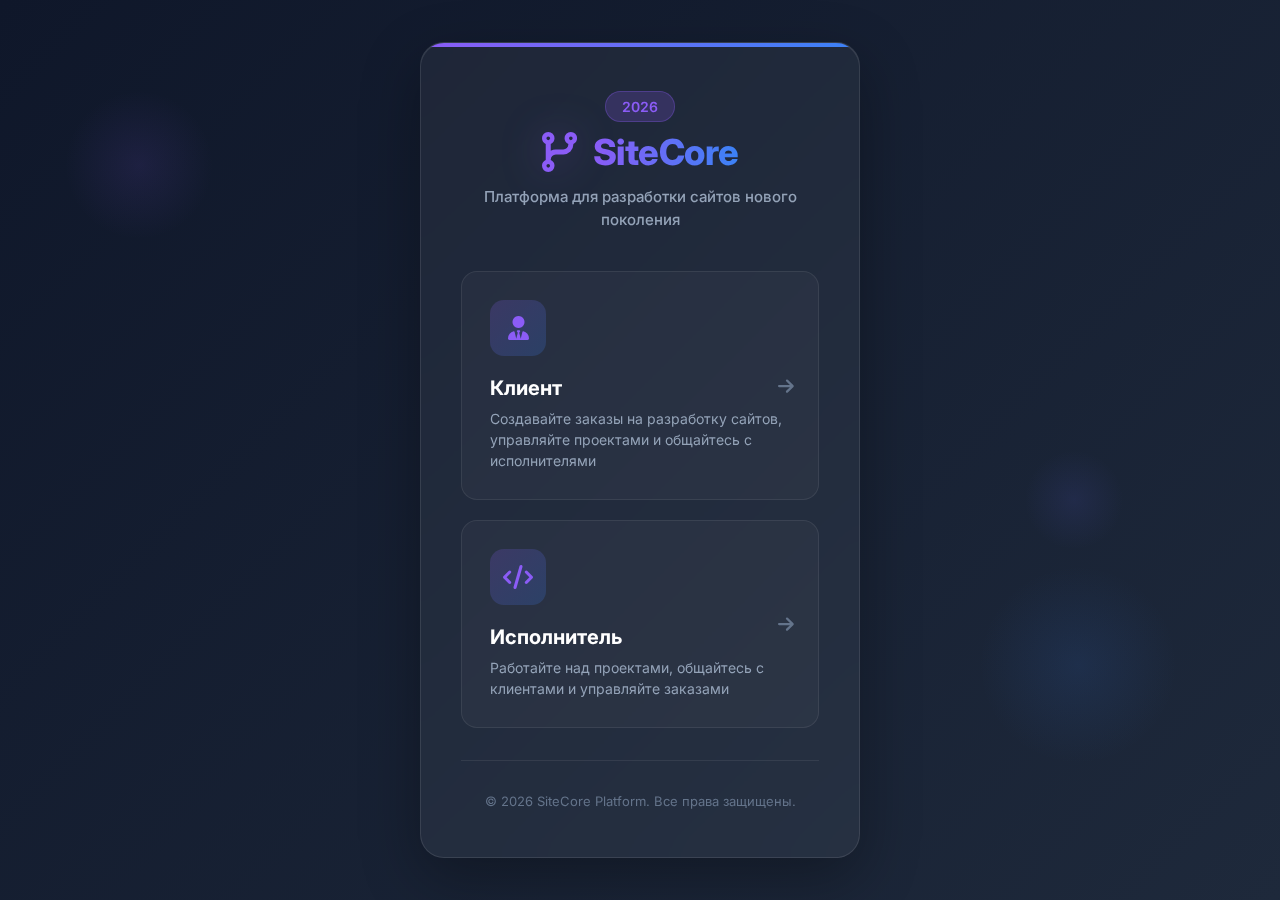
<file: deepseek_html_20260102_634501.html>
<!DOCTYPE html>
<html lang="ru">
<head>
    <meta charset="UTF-8">
    <meta name="viewport" content="width=device-width, initial-scale=1.0">
    <title>SiteCore Platform | 2026</title>
    <link rel="stylesheet" href="https://cdnjs.cloudflare.com/ajax/libs/font-awesome/6.4.0/css/all.min.css">
    <link href="https://fonts.googleapis.com/css2?family=Inter:wght@300;400;500;600;700;800&display=swap" rel="stylesheet">
    <style>
        * {
            margin: 0;
            padding: 0;
            box-sizing: border-box;
        }

        body {
            font-family: 'Inter', sans-serif;
            background: linear-gradient(135deg, #0f172a 0%, #1e293b 100%);
            min-height: 100vh;
            display: flex;
            align-items: center;
            justify-content: center;
            padding: 20px;
            color: #fff;
            position: relative;
            overflow-x: hidden;
        }

        /* Частицы на фоне */
        .particle {
            position: absolute;
            border-radius: 50%;
            pointer-events: none;
            z-index: -1;
        }

        .particle:nth-child(1) {
            width: 150px;
            height: 150px;
            background: radial-gradient(circle, rgba(139, 92, 246, 0.1) 0%, rgba(139, 92, 246, 0) 70%);
            top: 10%;
            left: 5%;
            animation: float 25s infinite linear;
        }

        .particle:nth-child(2) {
            width: 200px;
            height: 200px;
            background: radial-gradient(circle, rgba(59, 130, 246, 0.1) 0%, rgba(59, 130, 246, 0) 70%);
            bottom: 15%;
            right: 8%;
            animation: float 30s infinite linear reverse;
        }

        .particle:nth-child(3) {
            width: 100px;
            height: 100px;
            background: radial-gradient(circle, rgba(99, 102, 241, 0.1) 0%, rgba(99, 102, 241, 0) 70%);
            top: 50%;
            left: 80%;
            animation: float 20s infinite linear;
        }

        @keyframes float {
            0%, 100% {
                transform: translateY(0) rotate(0deg);
            }
            50% {
                transform: translateY(-20px) rotate(180deg);
            }
        }

        /* Основной контейнер */
        .login-container {
            width: 100%;
            max-width: 440px;
            animation: fadeIn 0.8s ease-out;
        }

        @keyframes fadeIn {
            from {
                opacity: 0;
                transform: translateY(30px);
            }
            to {
                opacity: 1;
                transform: translateY(0);
            }
        }

        /* Стеклянная карточка */
        .glass-card {
            background: rgba(255, 255, 255, 0.05);
            backdrop-filter: blur(20px);
            -webkit-backdrop-filter: blur(20px);
            border-radius: 24px;
            padding: 48px 40px;
            border: 1px solid rgba(255, 255, 255, 0.1);
            box-shadow: 
                0 20px 60px rgba(0, 0, 0, 0.3),
                inset 0 1px 0 rgba(255, 255, 255, 0.1);
            position: relative;
            overflow: hidden;
        }

        .glass-card::before {
            content: '';
            position: absolute;
            top: 0;
            left: 0;
            right: 0;
            height: 4px;
            background: linear-gradient(90deg, #8b5cf6 0%, #3b82f6 50%, #8b5cf6 100%);
            background-size: 200% 100%;
            animation: gradientFlow 3s ease infinite;
        }

        @keyframes gradientFlow {
            0%, 100% {
                background-position: 0% 50%;
            }
            50% {
                background-position: 100% 50%;
            }
        }

        /* Логотип */
        .logo-section {
            text-align: center;
            margin-bottom: 40px;
        }

        .logo-main {
            display: flex;
            align-items: center;
            justify-content: center;
            gap: 16px;
            margin-bottom: 12px;
        }

        .logo-main i {
            font-size: 40px;
            color: #8b5cf6;
            filter: drop-shadow(0 0 20px rgba(139, 92, 246, 0.3));
            animation: pulse 2s ease-in-out infinite;
        }

        @keyframes pulse {
            0%, 100% {
                filter: drop-shadow(0 0 20px rgba(139, 92, 246, 0.3));
            }
            50% {
                filter: drop-shadow(0 0 30px rgba(139, 92, 246, 0.5));
            }
        }

        .logo-main h1 {
            font-size: 36px;
            font-weight: 800;
            background: linear-gradient(90deg, #8b5cf6 0%, #3b82f6 100%);
            -webkit-background-clip: text;
            -webkit-text-fill-color: transparent;
            letter-spacing: -0.5px;
        }

        .year-badge {
            display: inline-block;
            background: rgba(139, 92, 246, 0.2);
            color: #8b5cf6;
            padding: 6px 16px;
            border-radius: 20px;
            font-size: 14px;
            font-weight: 600;
            margin-bottom: 8px;
            border: 1px solid rgba(139, 92, 246, 0.3);
            animation: badgeFloat 4s ease-in-out infinite;
        }

        @keyframes badgeFloat {
            0%, 100% {
                transform: translateY(0);
            }
            50% {
                transform: translateY(-3px);
            }
        }

        .tagline {
            color: #94a3b8;
            font-size: 15px;
            font-weight: 500;
            line-height: 1.5;
        }

        /* Карточки авторизации */
        .auth-options {
            display: flex;
            flex-direction: column;
            gap: 20px;
            margin-bottom: 32px;
        }

        .auth-card {
            background: rgba(255, 255, 255, 0.03);
            border: 1px solid rgba(255, 255, 255, 0.08);
            border-radius: 16px;
            padding: 28px;
            cursor: pointer;
            transition: all 0.3s cubic-bezier(0.4, 0, 0.2, 1);
            position: relative;
            overflow: hidden;
            animation: slideUp 0.6s ease-out;
            animation-fill-mode: both;
        }

        .auth-card:nth-child(1) {
            animation-delay: 0.1s;
        }

        .auth-card:nth-child(2) {
            animation-delay: 0.2s;
        }

        @keyframes slideUp {
            from {
                opacity: 0;
                transform: translateY(20px);
            }
            to {
                opacity: 1;
                transform: translateY(0);
            }
        }

        .auth-card:hover {
            background: rgba(255, 255, 255, 0.06);
            border-color: rgba(139, 92, 246, 0.4);
            transform: translateY(-2px);
            box-shadow: 
                0 10px 30px rgba(0, 0, 0, 0.2),
                inset 0 1px 0 rgba(255, 255, 255, 0.1);
        }

        .auth-card.active {
            background: rgba(139, 92, 246, 0.1);
            border-color: #8b5cf6;
            box-shadow: 
                0 0 30px rgba(139, 92, 246, 0.2),
                inset 0 1px 0 rgba(255, 255, 255, 0.1);
        }

        .auth-card::before {
            content: '';
            position: absolute;
            top: 0;
            left: 0;
            right: 0;
            height: 2px;
            background: linear-gradient(90deg, #8b5cf6 0%, #3b82f6 100%);
            opacity: 0;
            transition: opacity 0.3s ease;
        }

        .auth-card:hover::before,
        .auth-card.active::before {
            opacity: 1;
        }

        .auth-icon {
            width: 56px;
            height: 56px;
            border-radius: 14px;
            background: linear-gradient(135deg, rgba(139, 92, 246, 0.2) 0%, rgba(59, 130, 246, 0.2) 100%);
            display: flex;
            align-items: center;
            justify-content: center;
            margin-bottom: 20px;
            transition: all 0.3s ease;
        }

        .auth-card:hover .auth-icon {
            background: linear-gradient(135deg, rgba(139, 92, 246, 0.3) 0%, rgba(59, 130, 246, 0.3) 100%);
            transform: scale(1.05);
        }

        .auth-icon i {
            font-size: 24px;
            color: #8b5cf6;
            transition: all 0.3s ease;
        }

        .auth-card:hover .auth-icon i {
            color: #3b82f6;
        }

        .auth-title {
            font-size: 20px;
            font-weight: 700;
            color: #fff;
            margin-bottom: 8px;
        }

        .auth-description {
            font-size: 14px;
            color: #94a3b8;
            line-height: 1.5;
        }

        .arrow-icon {
            position: absolute;
            right: 24px;
            top: 50%;
            transform: translateY(-50%);
            color: #64748b;
            font-size: 18px;
            transition: all 0.3s ease;
        }

        .auth-card:hover .arrow-icon {
            color: #8b5cf6;
            transform: translateY(-50%) translateX(4px);
        }

        .auth-card.active .arrow-icon {
            color: #8b5cf6;
            transform: translateY(-50%) translateX(4px);
        }

        /* Футер */
        .footer {
            text-align: center;
            padding-top: 32px;
            border-top: 1px solid rgba(255, 255, 255, 0.08);
            color: #64748b;
            font-size: 13px;
            animation: fadeIn 0.8s ease-out 0.4s both;
        }

        .footer a {
            color: #8b5cf6;
            text-decoration: none;
            transition: color 0.3s ease;
        }

        .footer a:hover {
            color: #3b82f6;
        }

        /* Модальные окна */
        .modal {
            display: none;
            position: fixed;
            top: 0;
            left: 0;
            width: 100%;
            height: 100%;
            background: rgba(0, 0, 0, 0.8);
            backdrop-filter: blur(10px);
            -webkit-backdrop-filter: blur(10px);
            z-index: 1000;
            align-items: center;
            justify-content: center;
            padding: 20px;
            animation: modalFadeIn 0.3s ease-out;
        }

        @keyframes modalFadeIn {
            from {
                opacity: 0;
            }
            to {
                opacity: 1;
            }
        }

        .modal.active {
            display: flex;
        }

        .modal-content {
            background: rgba(30, 41, 59, 0.95);
            backdrop-filter: blur(20px);
            -webkit-backdrop-filter: blur(20px);
            border-radius: 24px;
            padding: 40px;
            width: 100%;
            max-width: 440px;
            border: 1px solid rgba(255, 255, 255, 0.1);
            position: relative;
            animation: modalSlideIn 0.4s cubic-bezier(0.4, 0, 0.2, 1);
            box-shadow: 
                0 30px 80px rgba(0, 0, 0, 0.4),
                inset 0 1px 0 rgba(255, 255, 255, 0.1);
        }

        @keyframes modalSlideIn {
            from {
                opacity: 0;
                transform: translateY(30px) scale(0.95);
            }
            to {
                opacity: 1;
                transform: translateY(0) scale(1);
            }
        }

        .modal-header {
            display: flex;
            justify-content: space-between;
            align-items: center;
            margin-bottom: 32px;
        }

        .modal-header h2 {
            font-size: 24px;
            font-weight: 700;
            color: #fff;
            background: linear-gradient(90deg, #8b5cf6 0%, #3b82f6 100%);
            -webkit-background-clip: text;
            -webkit-text-fill-color: transparent;
        }

        .modal-close {
            background: rgba(255, 255, 255, 0.05);
            border: 1px solid rgba(255, 255, 255, 0.1);
            color: #94a3b8;
            font-size: 24px;
            cursor: pointer;
            width: 40px;
            height: 40px;
            display: flex;
            align-items: center;
            justify-content: center;
            border-radius: 50%;
            transition: all 0.3s ease;
        }

        .modal-close:hover {
            background: rgba(139, 92, 246, 0.2);
            border-color: #8b5cf6;
            color: #fff;
            transform: rotate(90deg);
        }

        /* Формы */
        .form-group {
            margin-bottom: 24px;
        }

        .form-group label {
            display: block;
            font-size: 14px;
            font-weight: 600;
            color: #cbd5e1;
            margin-bottom: 8px;
        }

        .form-input {
            width: 100%;
            padding: 14px 16px;
            background: rgba(255, 255, 255, 0.05);
            border: 1px solid rgba(255, 255, 255, 0.1);
            border-radius: 12px;
            color: #fff;
            font-family: 'Inter', sans-serif;
            font-size: 15px;
            transition: all 0.3s ease;
        }

        .form-input:focus {
            outline: none;
            border-color: #8b5cf6;
            background: rgba(255, 255, 255, 0.08);
            box-shadow: 0 0 0 3px rgba(139, 92, 246, 0.1);
        }

        .form-input::placeholder {
            color: #64748b;
        }

        .input-with-icon {
            position: relative;
        }

        .input-with-icon i {
            position: absolute;
            left: 16px;
            top: 50%;
            transform: translateY(-50%);
            color: #64748b;
            transition: color 0.3s ease;
        }

        .input-with-icon:focus-within i {
            color: #8b5cf6;
        }

        .input-with-icon input {
            padding-left: 48px;
        }

        .password-toggle {
            position: absolute;
            right: 16px;
            top: 50%;
            transform: translateY(-50%);
            background: none;
            border: none;
            color: #64748b;
            cursor: pointer;
            padding: 4px;
            transition: color 0.3s ease;
        }

        .password-toggle:hover {
            color: #8b5cf6;
        }

        /* Кнопки */
        .btn-submit {
            width: 100%;
            padding: 16px;
            background: linear-gradient(90deg, #8b5cf6 0%, #3b82f6 100%);
            color: white;
            border: none;
            border-radius: 12px;
            font-family: 'Inter', sans-serif;
            font-size: 16px;
            font-weight: 600;
            cursor: pointer;
            transition: all 0.3s ease;
            display: flex;
            align-items: center;
            justify-content: center;
            gap: 10px;
            margin-top: 8px;
            position: relative;
            overflow: hidden;
        }

        .btn-submit::before {
            content: '';
            position: absolute;
            top: 0;
            left: -100%;
            width: 100%;
            height: 100%;
            background: linear-gradient(90deg, transparent, rgba(255, 255, 255, 0.2), transparent);
            transition: left 0.5s ease;
        }

        .btn-submit:hover::before {
            left: 100%;
        }

        .btn-submit:hover {
            transform: translateY(-2px);
            box-shadow: 0 10px 30px rgba(139, 92, 246, 0.3);
        }

        .btn-submit:active {
            transform: translateY(0);
        }

        .btn-submit.loading {
            opacity: 0.8;
            cursor: not-allowed;
        }

        .btn-submit.loading::after {
            content: '';
            width: 16px;
            height: 16px;
            border: 2px solid rgba(255, 255, 255, 0.3);
            border-top-color: white;
            border-radius: 50%;
            animation: spin 1s linear infinite;
        }

        @keyframes spin {
            to {
                transform: rotate(360deg);
            }
        }

        /* Ошибки */
        .error-message {
            background: rgba(239, 68, 68, 0.1);
            color: #f87171;
            padding: 12px 16px;
            border-radius: 12px;
            font-size: 14px;
            margin-bottom: 24px;
            display: none;
            border: 1px solid rgba(239, 68, 68, 0.2);
            animation: shake 0.5s ease;
        }

        @keyframes shake {
            0%, 100% { transform: translateX(0); }
            25% { transform: translateX(-5px); }
            75% { transform: translateX(5px); }
        }

        .error-message.show {
            display: block;
            animation: errorFadeIn 0.3s ease;
        }

        @keyframes errorFadeIn {
            from {
                opacity: 0;
                transform: translateY(-10px);
            }
            to {
                opacity: 1;
                transform: translateY(0);
            }
        }

        /* Переключатель форм */
        .switch-auth {
            text-align: center;
            margin-top: 24px;
            font-size: 14px;
            color: #94a3b8;
            animation: fadeIn 0.5s ease;
        }

        .switch-auth a {
            color: #8b5cf6;
            text-decoration: none;
            font-weight: 600;
            cursor: pointer;
            transition: all 0.3s ease;
            position: relative;
        }

        .switch-auth a::after {
            content: '';
            position: absolute;
            bottom: -2px;
            left: 0;
            width: 0;
            height: 1px;
            background: #8b5cf6;
            transition: width 0.3s ease;
        }

        .switch-auth a:hover::after {
            width: 100%;
        }

        .switch-auth a:hover {
            color: #3b82f6;
        }

        /* Карточки исполнителей */
        .executor-option {
            background: rgba(255, 255, 255, 0.03);
            border: 1px solid rgba(255, 255, 255, 0.08);
            border-radius: 12px;
            padding: 20px;
            margin-bottom: 16px;
            cursor: pointer;
            transition: all 0.3s ease;
            display: flex;
            align-items: center;
            gap: 16px;
            animation: slideUp 0.4s ease-out;
        }

        .executor-option:nth-child(1) {
            animation-delay: 0.1s;
        }

        .executor-option:nth-child(2) {
            animation-delay: 0.2s;
        }

        .executor-option:hover {
            background: rgba(255, 255, 255, 0.06);
            border-color: rgba(139, 92, 246, 0.4);
            transform: translateY(-1px);
        }

        .executor-option.selected {
            background: rgba(139, 92, 246, 0.1);
            border-color: #8b5cf6;
            box-shadow: 0 5px 15px rgba(139, 92, 246, 0.2);
        }

        .executor-avatar {
            width: 48px;
            height: 48px;
            border-radius: 12px;
            background: linear-gradient(135deg, #8b5cf6 0%, #3b82f6 100%);
            color: white;
            display: flex;
            align-items: center;
            justify-content: center;
            font-size: 20px;
            font-weight: 700;
            transition: all 0.3s ease;
        }

        .executor-option:hover .executor-avatar {
            transform: scale(1.05);
        }

        .executor-option.selected .executor-avatar {
            box-shadow: 0 0 20px rgba(139, 92, 246, 0.3);
        }

        .executor-info {
            flex: 1;
        }

        .executor-name {
            font-size: 16px;
            font-weight: 600;
            color: #fff;
            margin-bottom: 4px;
        }

        .executor-role {
            font-size: 14px;
            color: #94a3b8;
        }

        /* Успешное сообщение */
        .success-message {
            background: rgba(34, 197, 94, 0.1);
            color: #86efac;
            padding: 12px 16px;
            border-radius: 12px;
            font-size: 14px;
            margin-bottom: 24px;
            display: none;
            border: 1px solid rgba(34, 197, 94, 0.2);
            animation: successFadeIn 0.3s ease;
        }

        @keyframes successFadeIn {
            from {
                opacity: 0;
                transform: translateY(-10px);
            }
            to {
                opacity: 1;
                transform: translateY(0);
            }
        }

        .success-message.show {
            display: block;
        }

        /* Адаптивность */
        @media (max-width: 480px) {
            .glass-card {
                padding: 40px 24px;
            }
            
            .logo-main h1 {
                font-size: 32px;
            }
            
            .logo-main i {
                font-size: 36px;
            }
            
            .modal-content {
                padding: 32px 24px;
            }
            
            .auth-card {
                padding: 24px;
            }
            
            .auth-icon {
                width: 48px;
                height: 48px;
                margin-bottom: 16px;
            }
        }

        @media (max-height: 700px) {
            .login-container {
                margin: 40px 0;
            }
            
            .glass-card {
                padding: 32px 24px;
            }
        }
    </style>
</head>
<body>
    <!-- Частицы фона -->
    <div class="particle"></div>
    <div class="particle"></div>
    <div class="particle"></div>

    <!-- Основной контейнер -->
    <div class="login-container">
        <div class="glass-card">
            <!-- Логотип -->
            <div class="logo-section">
                <div class="year-badge">2026</div>
                <div class="logo-main">
                    <i class="fas fa-code-branch"></i>
                    <h1>SiteCore</h1>
                </div>
                <p class="tagline">Платформа для разработки сайтов нового поколения</p>
            </div>

            <!-- Карточки выбора типа пользователя -->
            <div class="auth-options">
                <!-- Клиент -->
                <div class="auth-card" id="client-login-card">
                    <div class="auth-icon">
                        <i class="fas fa-user-tie"></i>
                    </div>
                    <div class="auth-title">Клиент</div>
                    <p class="auth-description">
                        Создавайте заказы на разработку сайтов, управляйте проектами и общайтесь с исполнителями
                    </p>
                    <div class="arrow-icon">
                        <i class="fas fa-arrow-right"></i>
                    </div>
                </div>

                <!-- Исполнитель -->
                <div class="auth-card" id="executor-login-card">
                    <div class="auth-icon">
                        <i class="fas fa-code"></i>
                    </div>
                    <div class="auth-title">Исполнитель</div>
                    <p class="auth-description">
                        Работайте над проектами, общайтесь с клиентами и управляйте заказами
                    </p>
                    <div class="arrow-icon">
                        <i class="fas fa-arrow-right"></i>
                    </div>
                </div>
            </div>

            <!-- Футер -->
            <div class="footer">
                © 2026 SiteCore Platform. Все права защищены.
            </div>
        </div>
    </div>

    <!-- Модальное окно входа клиента -->
    <div class="modal" id="client-login-modal">
        <div class="modal-content">
            <div class="modal-header">
                <h2>Вход для клиента</h2>
                <button class="modal-close" data-modal="client-login-modal">&times;</button>
            </div>
            
            <div id="client-error" class="error-message"></div>
            <div id="client-success" class="success-message"></div>

            <form id="client-login-form">
                <div class="form-group">
                    <label for="login-email">Email</label>
                    <div class="input-with-icon">
                        <i class="fas fa-envelope"></i>
                        <input type="email" id="login-email" class="form-input" placeholder="Ваш email" required>
                    </div>
                </div>

                <div class="form-group">
                    <label for="login-password">Пароль</label>
                    <div class="input-with-icon">
                        <i class="fas fa-lock"></i>
                        <input type="password" id="login-password" class="form-input" placeholder="Ваш пароль" required>
                        <button type="button" class="password-toggle" data-target="login-password">
                            <i class="fas fa-eye"></i>
                        </button>
                    </div>
                </div>

                <button type="submit" class="btn-submit">
                    <i class="fas fa-sign-in-alt"></i> Войти
                </button>
            </form>

            <div class="switch-auth">
                Нет аккаунта? <a href="#" id="switch-to-register">Зарегистрироваться</a>
            </div>
        </div>
    </div>

    <!-- Модальное окно регистрации клиента -->
    <div class="modal" id="client-register-modal">
        <div class="modal-content">
            <div class="modal-header">
                <h2>Регистрация клиента</h2>
                <button class="modal-close" data-modal="client-register-modal">&times;</button>
            </div>
            
            <div id="register-error" class="error-message"></div>
            <div id="register-success" class="success-message"></div>

            <form id="client-register-form">
                <div class="form-group">
                    <label for="client-name">Полное имя</label>
                    <input type="text" id="client-name" class="form-input" placeholder="Иван Иванов" required>
                </div>

                <div class="form-group">
                    <label for="client-email">Email</label>
                    <input type="email" id="client-email" class="form-input" placeholder="example@mail.ru" required>
                </div>

                <div class="form-group">
                    <label for="client-phone">Телефон</label>
                    <input type="tel" id="client-phone" class="form-input" placeholder="+7 (999) 123-45-67" required>
                </div>

                <div class="form-group">
                    <label for="client-telegram">Telegram</label>
                    <input type="text" id="client-telegram" class="form-input" placeholder="@username" required>
                </div>

                <div class="form-group">
                    <label for="client-password">Пароль</label>
                    <div class="input-with-icon">
                        <i class="fas fa-lock"></i>
                        <input type="password" id="client-password" class="form-input" placeholder="Не менее 6 символов" required minlength="6">
                        <button type="button" class="password-toggle" data-target="client-password">
                            <i class="fas fa-eye"></i>
                        </button>
                    </div>
                </div>

                <div class="form-group">
                    <label for="client-password-confirm">Подтвердите пароль</label>
                    <div class="input-with-icon">
                        <i class="fas fa-lock"></i>
                        <input type="password" id="client-password-confirm" class="form-input" placeholder="Повторите пароль" required>
                        <button type="button" class="password-toggle" data-target="client-password-confirm">
                            <i class="fas fa-eye"></i>
                        </button>
                    </div>
                </div>

                <button type="submit" class="btn-submit">
                    <i class="fas fa-user-plus"></i> Зарегистрироваться
                </button>
            </form>

            <div class="switch-auth">
                Уже есть аккаунт? <a href="#" id="switch-to-login">Войти</a>
            </div>
        </div>
    </div>

    <!-- Модальное окно входа исполнителя -->
    <div class="modal" id="executor-login-modal">
        <div class="modal-content">
            <div class="modal-header">
                <h2>Вход для исполнителя</h2>
                <button class="modal-close" data-modal="executor-login-modal">&times;</button>
            </div>
            
            <div id="executor-error" class="error-message"></div>
            <div id="executor-success" class="success-message"></div>

            <form id="executor-login-form">
                <div class="form-group">
                    <label>Выберите исполнителя</label>
                    
                    <div class="executor-option" data-executor-id="1" data-executor-name="Александр">
                        <div class="executor-avatar">А</div>
                        <div class="executor-info">
                            <div class="executor-name">Александр</div>
                            <div class="executor-role">Team Lead Разработчик</div>
                        </div>
                    </div>
                    
                    <div class="executor-option" data-executor-id="2" data-executor-name="Максим">
                        <div class="executor-avatar">М</div>
                        <div class="executor-info">
                            <div class="executor-name">Максим</div>
                            <div class="executor-role">Frontend Специалист</div>
                        </div>
                    </div>
                </div>

                <div class="form-group">
                    <label for="executor-password">Пароль</label>
                    <div class="input-with-icon">
                        <i class="fas fa-lock"></i>
                        <input type="password" id="executor-password" class="form-input" placeholder="Введите пароль" required>
                        <button type="button" class="password-toggle" data-target="executor-password">
                            <i class="fas fa-eye"></i>
                        </button>
                    </div>
                </div>

                <button type="submit" class="btn-submit">
                    <i class="fas fa-sign-in-alt"></i> Войти как исполнитель
                </button>
            </form>
        </div>
    </div>

    <script src="data.js"></script>
    <script>
        // Инициализация данных системы при загрузке
        document.addEventListener('DOMContentLoaded', function() {
            console.log('SiteCore Platform 2026 загружается...');
            initializeData();
            initApplication();
        });

        // Основная функция инициализации приложения
        function initApplication() {
            // Инициализация переменных состояния
            let selectedExecutor = null;
            let activeModal = null;
            let currentForm = null;

            // Инициализация всех обработчиков событий
            initEventListeners();
            
            // Показать начальное состояние
            console.log('Приложение готово к работе');
        }

        // Инициализация всех обработчиков событий
        function initEventListeners() {
            console.log('Инициализация обработчиков событий...');

            // Карточка выбора клиента
            const clientCard = document.getElementById('client-login-card');
            clientCard.addEventListener('click', handleClientCardClick);
            clientCard.addEventListener('mouseenter', () => highlightCard(clientCard));
            clientCard.addEventListener('mouseleave', () => unhighlightCard(clientCard));

            // Карточка выбора исполнителя
            const executorCard = document.getElementById('executor-login-card');
            executorCard.addEventListener('click', handleExecutorCardClick);
            executorCard.addEventListener('mouseenter', () => highlightCard(executorCard));
            executorCard.addEventListener('mouseleave', () => unhighlightCard(executorCard));

            // Обработчики закрытия модальных окон
            document.querySelectorAll('.modal-close').forEach(button => {
                button.addEventListener('click', function(e) {
                    e.stopPropagation();
                    const modalId = this.getAttribute('data-modal');
                    closeModal(modalId);
                });
            });

            // Закрытие модальных окон по клику на фон
            document.querySelectorAll('.modal').forEach(modal => {
                modal.addEventListener('click', function(e) {
                    if (e.target === this) {
                        closeModal(this.id);
                    }
                });
            });

            // Переключение видимости пароля
            document.querySelectorAll('.password-toggle').forEach(button => {
                button.addEventListener('click', function() {
                    togglePasswordVisibility(this);
                });
            });

            // Переключение между формой входа и регистрации
            document.getElementById('switch-to-register').addEventListener('click', function(e) {
                e.preventDefault();
                switchToRegisterForm();
            });

            document.getElementById('switch-to-login').addEventListener('click', function(e) {
                e.preventDefault();
                switchToLoginForm();
            });

            // Выбор исполнителя
            document.querySelectorAll('.executor-option').forEach(option => {
                option.addEventListener('click', function() {
                    selectExecutor(this);
                });
            });

            // Обработка отправки формы входа клиента
            document.getElementById('client-login-form').addEventListener('submit', function(e) {
                e.preventDefault();
                handleClientLogin();
            });

            // Обработка отправки формы регистрации клиента
            document.getElementById('client-register-form').addEventListener('submit', function(e) {
                e.preventDefault();
                handleClientRegister();
            });

            // Обработка отправки формы входа исполнителя
            document.getElementById('executor-login-form').addEventListener('click', function(e) {
                e.preventDefault();
            });

            document.getElementById('executor-login-form').addEventListener('submit', function(e) {
                e.preventDefault();
                handleExecutorLogin();
            });

            // Улучшенная обработка нажатия Enter в формах
            document.querySelectorAll('.form-input').forEach(input => {
                input.addEventListener('keypress', function(e) {
                    if (e.key === 'Enter') {
                        e.preventDefault();
                        const form = this.closest('form');
                        if (form) {
                            const submitBtn = form.querySelector('.btn-submit');
                            if (submitBtn) {
                                submitBtn.click();
                            }
                        }
                    }
                });
            });

            console.log('Все обработчики событий успешно инициализированы');
        }

        // Обработчик клика по карточке клиента
        function handleClientCardClick() {
            console.log('Выбрана панель клиента');
            const clientCard = document.getElementById('client-login-card');
            const executorCard = document.getElementById('executor-login-card');
            
            clientCard.classList.add('active');
            executorCard.classList.remove('active');
            
            openModal('client-login-modal');
        }

        // Обработчик клика по карточке исполнителя
        function handleExecutorCardClick() {
            console.log('Выбрана панель исполнителя');
            const clientCard = document.getElementById('client-login-card');
            const executorCard = document.getElementById('executor-login-card');
            
            executorCard.classList.add('active');
            clientCard.classList.remove('active');
            
            openModal('executor-login-modal');
        }

        // Подсветка карточки при наведении
        function highlightCard(card) {
            if (!card.classList.contains('active')) {
                card.style.transform = 'translateY(-2px)';
                card.style.boxShadow = '0 10px 30px rgba(0, 0, 0, 0.2)';
            }
        }

        // Снятие подсветки карточки
        function unhighlightCard(card) {
            if (!card.classList.contains('active')) {
                card.style.transform = '';
                card.style.boxShadow = '';
            }
        }

        // Открытие модального окна
        function openModal(modalId) {
            console.log(`Открытие модального окна: ${modalId}`);
            
            // Закрыть текущее модальное окно если оно открыто
            if (activeModal) {
                closeModal(activeModal);
            }
            
            const modal = document.getElementById(modalId);
            if (!modal) {
                console.error(`Модальное окно ${modalId} не найдено`);
                return;
            }
            
            // Сбросить все ошибки и успешные сообщения
            hideAllMessages();
            
            // Сбросить выбранного исполнителя если открываем окно входа исполнителя
            if (modalId === 'executor-login-modal') {
                resetExecutorSelection();
            }
            
            // Сбросить все формы
            resetForms();
            
            // Показать модальное окно
            modal.classList.add('active');
            activeModal = modalId;
            
            // Установить фокус на первое поле ввода
            setTimeout(() => {
                const firstInput = modal.querySelector('.form-input');
                if (firstInput) {
                    firstInput.focus();
                }
            }, 100);
        }

        // Закрытие модального окна
        function closeModal(modalId) {
            console.log(`Закрытие модального окна: ${modalId}`);
            
            const modal = document.getElementById(modalId);
            if (modal) {
                modal.classList.remove('active');
                
                // Сбросить активные карточки на главном экране
                document.querySelectorAll('.auth-card').forEach(card => {
                    card.classList.remove('active');
                });
                
                // Скрыть все сообщения об ошибках и успехе
                hideAllMessages();
                
                // Сбросить все формы
                resetForms();
                
                // Сбросить выбранного исполнителя
                resetExecutorSelection();
                
                if (activeModal === modalId) {
                    activeModal = null;
                }
            }
        }

        // Переключение видимости пароля
        function togglePasswordVisibility(button) {
            const targetId = button.getAttribute('data-target');
            const input = document.getElementById(targetId);
            const icon = button.querySelector('i');
            
            if (input.type === 'password') {
                input.type = 'text';
                icon.className = 'fas fa-eye-slash';
                button.setAttribute('title', 'Скрыть пароль');
            } else {
                input.type = 'password';
                icon.className = 'fas fa-eye';
                button.setAttribute('title', 'Показать пароль');
            }
            
            // Вернуть фокус на поле ввода
            input.focus();
        }

        // Переключение на форму регистрации
        function switchToRegisterForm() {
            console.log('Переключение на форму регистрации');
            closeModal('client-login-modal');
            setTimeout(() => {
                openModal('client-register-modal');
            }, 300);
        }

        // Переключение на форму входа
        function switchToLoginForm() {
            console.log('Переключение на форму входа');
            closeModal('client-register-modal');
            setTimeout(() => {
                openModal('client-login-modal');
            }, 300);
        }

        // Выбор исполнителя
        function selectExecutor(element) {
            console.log('Выбор исполнителя');
            
            // Снять выделение со всех исполнителей
            document.querySelectorAll('.executor-option').forEach(opt => {
                opt.classList.remove('selected');
            });
            
            // Выделить выбранного исполнителя
            element.classList.add('selected');
            
            // Сохранить выбранного исполнителя
            selectedExecutor = {
                id: parseInt(element.getAttribute('data-executor-id')),
                name: element.getAttribute('data-executor-name')
            };
            
            console.log(`Выбран исполнитель: ${selectedExecutor.name} (ID: ${selectedExecutor.id})`);
            
            // Установить фокус на поле пароля
            setTimeout(() => {
                const passwordInput = document.getElementById('executor-password');
                if (passwordInput) {
                    passwordInput.focus();
                }
            }, 50);
        }

        // Сброс выбора исполнителя
        function resetExecutorSelection() {
            selectedExecutor = null;
            document.querySelectorAll('.executor-option').forEach(opt => {
                opt.classList.remove('selected');
            });
            
            // Выбрать первого исполнителя по умолчанию
            const firstOption = document.querySelector('.executor-option');
            if (firstOption) {
                firstOption.click();
            }
        }

        // Обработка входа клиента
        async function handleClientLogin() {
            console.log('Обработка входа клиента...');
            
            const email = document.getElementById('login-email').value.trim();
            const password = document.getElementById('login-password').value;
            
            // Валидация
            if (!email || !password) {
                showError('client-error', 'Заполните все поля');
                return;
            }
            
            // Показать состояние загрузки
            const submitBtn = document.getElementById('client-login-form').querySelector('.btn-submit');
            setButtonLoading(submitBtn, true);
            
            try {
                // Пауза для имитации загрузки (в реальном приложении здесь был бы запрос к серверу)
                await new Promise(resolve => setTimeout(resolve, 800));
                
                // Аутентификация через DataManager
                const user = DataManager.authenticateClient(email, password);
                
                if (user) {
                    console.log('Клиент успешно аутентифицирован:', user.name);
                    
                    // Сохранить пользователя в localStorage
                    localStorage.setItem('currentUser', JSON.stringify(user));
                    
                    // Показать успешное сообщение
                    showSuccess('client-success', `Добро пожаловать, ${user.name}!`);
                    
                    // Пауза перед перенаправлением
                    setTimeout(() => {
                        window.location.href = 'client-dashboard.html';
                    }, 1000);
                    
                } else {
                    showError('client-error', 'Неверный email или пароль');
                    setButtonLoading(submitBtn, false);
                }
                
            } catch (error) {
                console.error('Ошибка при входе:', error);
                showError('client-error', 'Произошла ошибка при входе. Попробуйте еще раз.');
                setButtonLoading(submitBtn, false);
            }
        }

        // Обработка регистрации клиента
        async function handleClientRegister() {
            console.log('Обработка регистрации клиента...');
            
            const name = document.getElementById('client-name').value.trim();
            const email = document.getElementById('client-email').value.trim();
            const phone = document.getElementById('client-phone').value.trim();
            const telegram = document.getElementById('client-telegram').value.trim();
            const password = document.getElementById('client-password').value;
            const passwordConfirm = document.getElementById('client-password-confirm').value;
            
            // Валидация
            if (!name || !email || !phone || !telegram || !password || !passwordConfirm) {
                showError('register-error', 'Заполните все поля');
                return;
            }
            
            if (password !== passwordConfirm) {
                showError('register-error', 'Пароли не совпадают');
                return;
            }
            
            if (password.length < 6) {
                showError('register-error', 'Пароль должен содержать не менее 6 символов');
                return;
            }
            
            if (!telegram.startsWith('@')) {
                showError('register-error', 'Telegram должен начинаться с @');
                return;
            }
            
            // Проверка email
            const emailRegex = /^[^\s@]+@[^\s@]+\.[^\s@]+$/;
            if (!emailRegex.test(email)) {
                showError('register-error', 'Введите корректный email');
                return;
            }
            
            // Показать состояние загрузки
            const submitBtn = document.getElementById('client-register-form').querySelector('.btn-submit');
            setButtonLoading(submitBtn, true);
            
            try {
                // Пауза для имитации загрузки
                await new Promise(resolve => setTimeout(resolve, 800));
                
                // Регистрация через DataManager
                const result = DataManager.registerClient({
                    name,
                    email,
                    phone,
                    telegram,
                    password
                });
                
                if (result.success) {
                    console.log('Клиент успешно зарегистрирован:', name);
                    
                    // Автоматический вход после регистрации
                    const user = DataManager.authenticateClient(email, password);
                    
                    if (user) {
                        // Сохранить пользователя в localStorage
                        localStorage.setItem('currentUser', JSON.stringify(user));
                        
                        // Показать успешное сообщение
                        showSuccess('register-success', `Регистрация успешна! Добро пожаловать, ${user.name}!`);
                        
                        // Пауза перед перенаправлением
                        setTimeout(() => {
                            window.location.href = 'client-dashboard.html';
                        }, 1500);
                    }
                    
                } else {
                    showError('register-error', result.message);
                    setButtonLoading(submitBtn, false);
                }
                
            } catch (error) {
                console.error('Ошибка при регистрации:', error);
                showError('register-error', 'Произошла ошибка при регистрации. Попробуйте еще раз.');
                setButtonLoading(submitBtn, false);
            }
        }

        // Обработка входа исполнителя
        async function handleExecutorLogin() {
            console.log('Обработка входа исполнителя...');
            
            if (!selectedExecutor) {
                showError('executor-error', 'Выберите исполнителя');
                return;
            }
            
            const password = document.getElementById('executor-password').value;
            
            if (!password) {
                showError('executor-error', 'Введите пароль');
                return;
            }
            
            // Показать состояние загрузки
            const submitBtn = document.getElementById('executor-login-form').querySelector('.btn-submit');
            setButtonLoading(submitBtn, true);
            
            try {
                // Пауза для имитации загрузки
                await new Promise(resolve => setTimeout(resolve, 800));
                
                // Аутентификация через DataManager
                const executor = DataManager.authenticateExecutor(selectedExecutor.name, password);
                
                if (executor) {
                    console.log('Исполнитель успешно аутентифицирован:', executor.name);
                    
                    // Сохранить пользователя в localStorage
                    localStorage.setItem('currentUser', JSON.stringify(executor));
                    
                    // Показать успешное сообщение
                    showSuccess('executor-success', `Добро пожаловать, ${executor.name}!`);
                    
                    // Пауза перед перенаправлением
                    setTimeout(() => {
                        window.location.href = 'executor-dashboard.html';
                    }, 1000);
                    
                } else {
                    showError('executor-error', 'Неверный пароль');
                    setButtonLoading(submitBtn, false);
                }
                
            } catch (error) {
                console.error('Ошибка при входе исполнителя:', error);
                showError('executor-error', 'Произошла ошибка при входе. Попробуйте еще раз.');
                setButtonLoading(submitBtn, false);
            }
        }

        // Показать сообщение об ошибке
        function showError(elementId, message) {
            const errorEl = document.getElementById(elementId);
            if (errorEl) {
                // Скрыть успешное сообщение если оно было показано
                const successEl = errorEl.parentElement.querySelector('.success-message');
                if (successEl) {
                    successEl.classList.remove('show');
                }
                
                errorEl.textContent = message;
                errorEl.classList.add('show');
                
                // Автоскрытие через 5 секунд
                setTimeout(() => {
                    errorEl.classList.remove('show');
                }, 5000);
            }
        }

        // Показать успешное сообщение
        function showSuccess(elementId, message) {
            const successEl = document.getElementById(elementId);
            if (successEl) {
                // Скрыть сообщение об ошибке если оно было показано
                const errorEl = successEl.parentElement.querySelector('.error-message');
                if (errorEl) {
                    errorEl.classList.remove('show');
                }
                
                successEl.textContent = message;
                successEl.classList.add('show');
            }
        }

        // Скрыть все сообщения
        function hideAllMessages() {
            document.querySelectorAll('.error-message').forEach(el => {
                el.classList.remove('show');
            });
            document.querySelectorAll('.success-message').forEach(el => {
                el.classList.remove('show');
            });
        }

        // Установить состояние загрузки кнопки
        function setButtonLoading(button, isLoading) {
            if (isLoading) {
                button.classList.add('loading');
                button.disabled = true;
                button.innerHTML = '<span style="visibility: hidden;">' + button.innerHTML + '</span>';
            } else {
                button.classList.remove('loading');
                button.disabled = false;
                
                // Восстановить оригинальное содержимое кнопки
                const originalText = button.getAttribute('data-original-text') || 'Отправить';
                const originalIcon = button.getAttribute('data-original-icon') || 'fas fa-paper-plane';
                
                button.innerHTML = `<i class="${originalIcon}"></i> ${originalText}`;
            }
        }

        // Сбросить все формы
        function resetForms() {
            document.querySelectorAll('form').forEach(form => {
                form.reset();
            });
            
            // Сбросить состояние кнопок
            document.querySelectorAll('.btn-submit').forEach(btn => {
                setButtonLoading(btn, false);
            });
        }

        // Сохранить оригинальное содержимое кнопок при загрузке
        document.querySelectorAll('.btn-submit').forEach(btn => {
            const icon = btn.querySelector('i');
            const text = btn.textContent.trim();
            
            if (icon) {
                btn.setAttribute('data-original-icon', icon.className);
            }
            btn.setAttribute('data-original-text', text);
        });

        // Инициализация выбора исполнителя по умолчанию
        setTimeout(() => {
            const firstExecutor = document.querySelector('.executor-option');
            if (firstExecutor) {
                firstExecutor.click();
            }
        }, 100);

        // Добавить обработчик клавиши Escape для закрытия модальных окон
        document.addEventListener('keydown', function(e) {
            if (e.key === 'Escape' && activeModal) {
                closeModal(activeModal);
            }
        });

        console.log('Приложение успешно инициализировано и готово к работе!');
    </script>
</body>
</html>
</file>
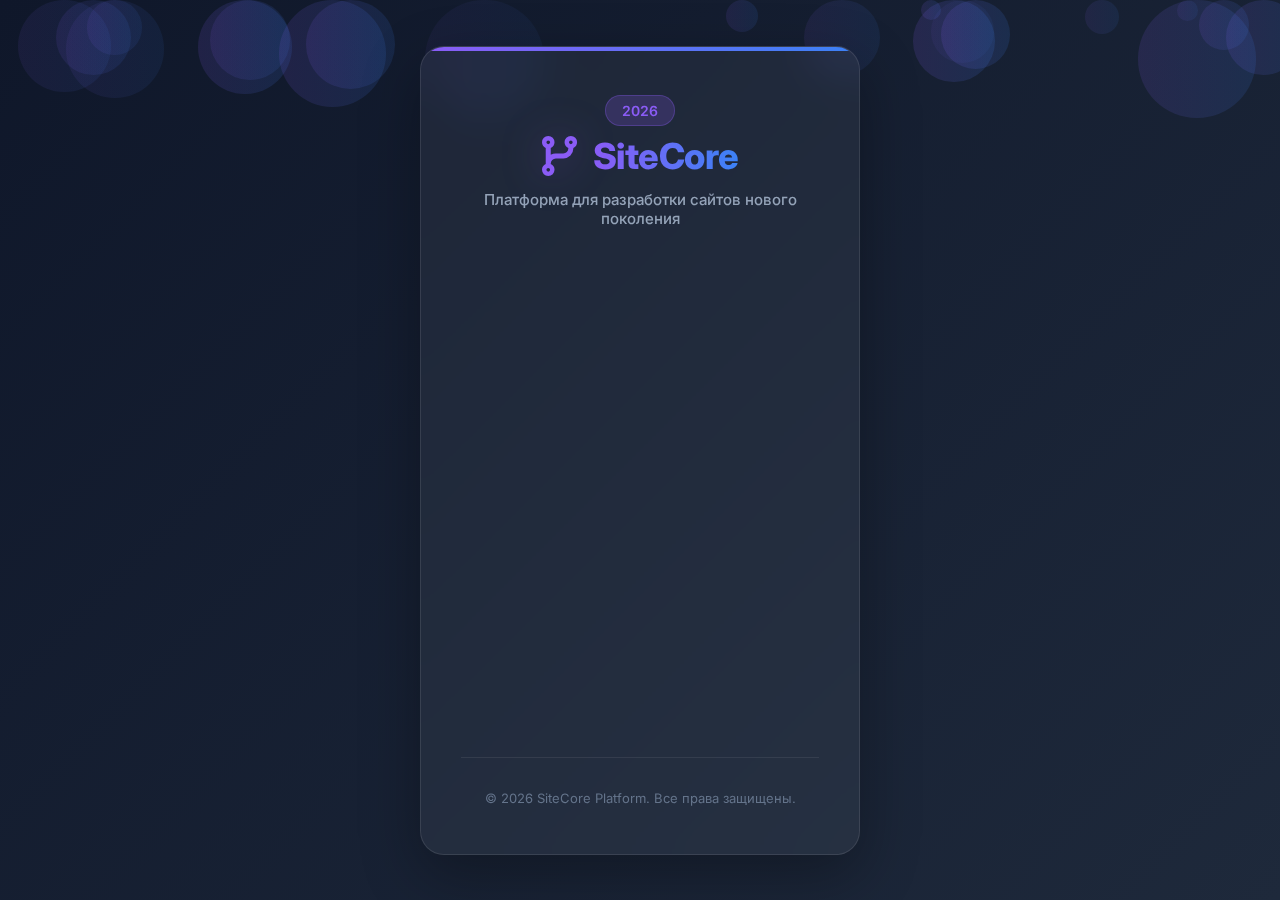
<file: deepseek_html_20260102_6d4f5c (1).html>
<!DOCTYPE html>
<html lang="ru">
<head>
    <meta charset="UTF-8">
    <meta name="viewport" content="width=device-width, initial-scale=1.0">
    <title>SiteCore Platform | 2026</title>
    <link rel="stylesheet" href="https://cdnjs.cloudflare.com/ajax/libs/font-awesome/6.4.0/css/all.min.css">
    <link href="https://fonts.googleapis.com/css2?family=Inter:wght@300;400;500;600;700;800&display=swap" rel="stylesheet">
    <style>
        * {
            margin: 0;
            padding: 0;
            box-sizing: border-box;
        }

        body {
            font-family: 'Inter', sans-serif;
            background: linear-gradient(135deg, #0f172a 0%, #1e293b 100%);
            min-height: 100vh;
            display: flex;
            align-items: center;
            justify-content: center;
            padding: 20px;
            color: #fff;
        }

        .login-container {
            width: 100%;
            max-width: 440px;
            animation: fadeIn 0.8s ease;
        }

        @keyframes fadeIn {
            from {
                opacity: 0;
                transform: translateY(20px);
            }
            to {
                opacity: 1;
                transform: translateY(0);
            }
        }

        .glass-card {
            background: rgba(255, 255, 255, 0.05);
            backdrop-filter: blur(20px);
            border-radius: 24px;
            padding: 48px 40px;
            border: 1px solid rgba(255, 255, 255, 0.1);
            box-shadow: 0 20px 60px rgba(0, 0, 0, 0.3);
            position: relative;
            overflow: hidden;
        }

        .glass-card::before {
            content: '';
            position: absolute;
            top: 0;
            left: 0;
            right: 0;
            height: 4px;
            background: linear-gradient(90deg, #8b5cf6 0%, #3b82f6 100%);
        }

        .logo-section {
            text-align: center;
            margin-bottom: 40px;
        }

        .logo-main {
            display: flex;
            align-items: center;
            justify-content: center;
            gap: 16px;
            margin-bottom: 12px;
        }

        .logo-main i {
            font-size: 40px;
            color: #8b5cf6;
            filter: drop-shadow(0 0 20px rgba(139, 92, 246, 0.3));
        }

        .logo-main h1 {
            font-size: 36px;
            font-weight: 800;
            background: linear-gradient(90deg, #8b5cf6 0%, #3b82f6 100%);
            -webkit-background-clip: text;
            -webkit-text-fill-color: transparent;
            letter-spacing: -0.5px;
        }

        .year-badge {
            display: inline-block;
            background: rgba(139, 92, 246, 0.2);
            color: #8b5cf6;
            padding: 6px 16px;
            border-radius: 20px;
            font-size: 14px;
            font-weight: 600;
            margin-bottom: 8px;
            border: 1px solid rgba(139, 92, 246, 0.3);
        }

        .tagline {
            color: #94a3b8;
            font-size: 15px;
            font-weight: 500;
        }

        .auth-options {
            display: flex;
            flex-direction: column;
            gap: 20px;
            margin-bottom: 32px;
        }

        .auth-card {
            background: rgba(255, 255, 255, 0.03);
            border: 1px solid rgba(255, 255, 255, 0.08);
            border-radius: 16px;
            padding: 28px;
            cursor: pointer;
            transition: all 0.3s cubic-bezier(0.4, 0, 0.2, 1);
            position: relative;
            overflow: hidden;
        }

        .auth-card:hover {
            background: rgba(255, 255, 255, 0.06);
            border-color: rgba(139, 92, 246, 0.4);
            transform: translateY(-2px);
            box-shadow: 0 10px 30px rgba(0, 0, 0, 0.2);
        }

        .auth-card::before {
            content: '';
            position: absolute;
            top: 0;
            left: 0;
            right: 0;
            height: 2px;
            background: linear-gradient(90deg, #8b5cf6 0%, #3b82f6 100%);
            opacity: 0;
            transition: opacity 0.3s ease;
        }

        .auth-card:hover::before {
            opacity: 1;
        }

        .auth-icon {
            width: 56px;
            height: 56px;
            border-radius: 14px;
            background: linear-gradient(135deg, rgba(139, 92, 246, 0.2) 0%, rgba(59, 130, 246, 0.2) 100%);
            display: flex;
            align-items: center;
            justify-content: center;
            margin-bottom: 20px;
        }

        .auth-icon i {
            font-size: 24px;
            color: #8b5cf6;
        }

        .auth-title {
            font-size: 20px;
            font-weight: 700;
            color: #fff;
            margin-bottom: 8px;
        }

        .auth-description {
            font-size: 14px;
            color: #94a3b8;
            line-height: 1.5;
        }

        .arrow-icon {
            position: absolute;
            right: 24px;
            top: 50%;
            transform: translateY(-50%);
            color: #64748b;
            font-size: 18px;
            transition: transform 0.3s ease;
        }

        .auth-card:hover .arrow-icon {
            color: #8b5cf6;
            transform: translateY(-50%) translateX(4px);
        }

        .footer {
            text-align: center;
            padding-top: 32px;
            border-top: 1px solid rgba(255, 255, 255, 0.08);
            color: #64748b;
            font-size: 13px;
        }

        .footer a {
            color: #8b5cf6;
            text-decoration: none;
            transition: color 0.3s ease;
        }

        .footer a:hover {
            color: #3b82f6;
        }

        /* Модальные окна */
        .modal {
            display: none;
            position: fixed;
            top: 0;
            left: 0;
            width: 100%;
            height: 100%;
            background: rgba(0, 0, 0, 0.8);
            backdrop-filter: blur(4px);
            z-index: 1000;
            align-items: center;
            justify-content: center;
            padding: 20px;
            animation: fadeIn 0.3s ease;
        }

        .modal.active {
            display: flex;
        }

        .modal-content {
            background: rgba(30, 41, 59, 0.95);
            backdrop-filter: blur(20px);
            border-radius: 24px;
            padding: 40px;
            width: 100%;
            max-width: 440px;
            border: 1px solid rgba(255, 255, 255, 0.1);
            position: relative;
            animation: modalSlideIn 0.4s cubic-bezier(0.4, 0, 0.2, 1);
        }

        @keyframes modalSlideIn {
            from {
                opacity: 0;
                transform: translateY(30px) scale(0.95);
            }
            to {
                opacity: 1;
                transform: translateY(0) scale(1);
            }
        }

        .modal-header {
            display: flex;
            justify-content: space-between;
            align-items: center;
            margin-bottom: 32px;
        }

        .modal-header h2 {
            font-size: 24px;
            font-weight: 700;
            color: #fff;
        }

        .modal-close {
            background: none;
            border: none;
            color: #94a3b8;
            font-size: 24px;
            cursor: pointer;
            width: 40px;
            height: 40px;
            display: flex;
            align-items: center;
            justify-content: center;
            border-radius: 50%;
            transition: all 0.3s ease;
        }

        .modal-close:hover {
            background: rgba(255, 255, 255, 0.1);
            color: #fff;
        }

        .form-group {
            margin-bottom: 24px;
        }

        .form-group label {
            display: block;
            font-size: 14px;
            font-weight: 600;
            color: #cbd5e1;
            margin-bottom: 8px;
        }

        .form-input {
            width: 100%;
            padding: 14px 16px;
            background: rgba(255, 255, 255, 0.05);
            border: 1px solid rgba(255, 255, 255, 0.1);
            border-radius: 12px;
            color: #fff;
            font-family: 'Inter', sans-serif;
            font-size: 15px;
            transition: all 0.3s ease;
        }

        .form-input:focus {
            outline: none;
            border-color: #8b5cf6;
            background: rgba(255, 255, 255, 0.08);
            box-shadow: 0 0 0 3px rgba(139, 92, 246, 0.1);
        }

        .form-input::placeholder {
            color: #64748b;
        }

        .input-with-icon {
            position: relative;
        }

        .input-with-icon i {
            position: absolute;
            left: 16px;
            top: 50%;
            transform: translateY(-50%);
            color: #64748b;
        }

        .input-with-icon input {
            padding-left: 48px;
        }

        .password-toggle {
            position: absolute;
            right: 16px;
            top: 50%;
            transform: translateY(-50%);
            background: none;
            border: none;
            color: #64748b;
            cursor: pointer;
            padding: 4px;
        }

        .btn-submit {
            width: 100%;
            padding: 16px;
            background: linear-gradient(90deg, #8b5cf6 0%, #3b82f6 100%);
            color: white;
            border: none;
            border-radius: 12px;
            font-family: 'Inter', sans-serif;
            font-size: 16px;
            font-weight: 600;
            cursor: pointer;
            transition: all 0.3s ease;
            display: flex;
            align-items: center;
            justify-content: center;
            gap: 10px;
            margin-top: 8px;
        }

        .btn-submit:hover {
            transform: translateY(-2px);
            box-shadow: 0 10px 30px rgba(139, 92, 246, 0.3);
        }

        .error-message {
            background: rgba(239, 68, 68, 0.1);
            color: #f87171;
            padding: 12px 16px;
            border-radius: 12px;
            font-size: 14px;
            margin-bottom: 24px;
            display: none;
            border: 1px solid rgba(239, 68, 68, 0.2);
        }

        .error-message.show {
            display: block;
            animation: fadeIn 0.3s ease;
        }

        .switch-auth {
            text-align: center;
            margin-top: 24px;
            font-size: 14px;
            color: #94a3b8;
        }

        .switch-auth a {
            color: #8b5cf6;
            text-decoration: none;
            font-weight: 600;
            cursor: pointer;
            transition: color 0.3s ease;
        }

        .switch-auth a:hover {
            color: #3b82f6;
        }

        /* Исполнитель форма */
        .executor-option {
            background: rgba(255, 255, 255, 0.03);
            border: 1px solid rgba(255, 255, 255, 0.08);
            border-radius: 12px;
            padding: 20px;
            margin-bottom: 16px;
            cursor: pointer;
            transition: all 0.3s ease;
            display: flex;
            align-items: center;
            gap: 16px;
        }

        .executor-option:hover {
            background: rgba(255, 255, 255, 0.06);
            border-color: rgba(139, 92, 246, 0.4);
        }

        .executor-option.selected {
            background: rgba(139, 92, 246, 0.1);
            border-color: #8b5cf6;
        }

        .executor-avatar {
            width: 48px;
            height: 48px;
            border-radius: 12px;
            background: linear-gradient(135deg, #8b5cf6 0%, #3b82f6 100%);
            color: white;
            display: flex;
            align-items: center;
            justify-content: center;
            font-size: 20px;
            font-weight: 700;
        }

        .executor-info {
            flex: 1;
        }

        .executor-name {
            font-size: 16px;
            font-weight: 600;
            color: #fff;
            margin-bottom: 4px;
        }

        .executor-role {
            font-size: 14px;
            color: #94a3b8;
        }

        /* Адаптивность */
        @media (max-width: 480px) {
            .glass-card {
                padding: 40px 24px;
            }
            
            .logo-main h1 {
                font-size: 32px;
            }
            
            .modal-content {
                padding: 32px 24px;
            }
        }

        /* Эффекты */
        .particles {
            position: absolute;
            top: 0;
            left: 0;
            width: 100%;
            height: 100%;
            pointer-events: none;
            z-index: -1;
        }

        .particle {
            position: absolute;
            background: linear-gradient(90deg, #8b5cf6 0%, #3b82f6 100%);
            border-radius: 50%;
            opacity: 0.1;
            animation: float 20s infinite linear;
        }

        @keyframes float {
            0% {
                transform: translateY(0) rotate(0deg);
            }
            100% {
                transform: translateY(-1000px) rotate(720deg);
            }
        }
    </style>
</head>
<body>
    <!-- Частицы для фона -->
    <div class="particles" id="particles"></div>

    <!-- Основной контейнер -->
    <div class="login-container">
        <div class="glass-card">
            <div class="logo-section">
                <div class="year-badge">2026</div>
                <div class="logo-main">
                    <i class="fas fa-code-branch"></i>
                    <h1>SiteCore</h1>
                </div>
                <p class="tagline">Платформа для разработки сайтов нового поколения</p>
            </div>

            <div class="auth-options">
                <!-- Панель клиента -->
                <div class="auth-card" id="client-login-card">
                    <div class="auth-icon">
                        <i class="fas fa-user-tie"></i>
                    </div>
                    <div class="auth-title">Клиент</div>
                    <p class="auth-description">
                        Создавайте заказы на разработку сайтов, управляйте проектами и общайтесь с исполнителями
                    </p>
                    <div class="arrow-icon">
                        <i class="fas fa-arrow-right"></i>
                    </div>
                </div>

                <!-- Панель исполнителя -->
                <div class="auth-card" id="executor-login-card">
                    <div class="auth-icon">
                        <i class="fas fa-code"></i>
                    </div>
                    <div class="auth-title">Исполнитель</div>
                    <p class="auth-description">
                        Работайте над проектами, общайтесь с клиентами и управляйте заказами
                    </p>
                    <div class="arrow-icon">
                        <i class="fas fa-arrow-right"></i>
                    </div>
                </div>
            </div>

            <div class="footer">
                © 2026 SiteCore Platform. Все права защищены.
            </div>
        </div>
    </div>

    <!-- Модальное окно входа клиента -->
    <div class="modal" id="client-login-modal">
        <div class="modal-content">
            <div class="modal-header">
                <h2>Вход для клиента</h2>
                <button class="modal-close" data-modal="client-login-modal">&times;</button>
            </div>
            
            <div id="client-error" class="error-message"></div>

            <form id="client-login-form">
                <div class="form-group">
                    <label for="login-email">Email</label>
                    <div class="input-with-icon">
                        <i class="fas fa-envelope"></i>
                        <input type="email" id="login-email" class="form-input" placeholder="Ваш email" required>
                    </div>
                </div>

                <div class="form-group">
                    <label for="login-password">Пароль</label>
                    <div class="input-with-icon">
                        <i class="fas fa-lock"></i>
                        <input type="password" id="login-password" class="form-input" placeholder="Ваш пароль" required>
                        <button type="button" class="password-toggle" data-target="login-password">
                            <i class="fas fa-eye"></i>
                        </button>
                    </div>
                </div>

                <button type="submit" class="btn-submit">
                    <i class="fas fa-sign-in-alt"></i> Войти
                </button>
            </form>

            <div class="switch-auth">
                Нет аккаунта? <a href="#" id="switch-to-register">Зарегистрироваться</a>
            </div>
        </div>
    </div>

    <!-- Модальное окно регистрации клиента -->
    <div class="modal" id="client-register-modal">
        <div class="modal-content">
            <div class="modal-header">
                <h2>Регистрация клиента</h2>
                <button class="modal-close" data-modal="client-register-modal">&times;</button>
            </div>
            
            <div id="register-error" class="error-message"></div>

            <form id="client-register-form">
                <div class="form-group">
                    <label for="client-name">Полное имя</label>
                    <input type="text" id="client-name" class="form-input" placeholder="Иван Иванов" required>
                </div>

                <div class="form-group">
                    <label for="client-email">Email</label>
                    <input type="email" id="client-email" class="form-input" placeholder="example@mail.ru" required>
                </div>

                <div class="form-group">
                    <label for="client-phone">Телефон</label>
                    <input type="tel" id="client-phone" class="form-input" placeholder="+7 (999) 123-45-67" required>
                </div>

                <div class="form-group">
                    <label for="client-telegram">Telegram</label>
                    <input type="text" id="client-telegram" class="form-input" placeholder="@username" required>
                </div>

                <div class="form-group">
                    <label for="client-password">Пароль</label>
                    <div class="input-with-icon">
                        <i class="fas fa-lock"></i>
                        <input type="password" id="client-password" class="form-input" placeholder="Не менее 6 символов" required minlength="6">
                        <button type="button" class="password-toggle" data-target="client-password">
                            <i class="fas fa-eye"></i>
                        </button>
                    </div>
                </div>

                <div class="form-group">
                    <label for="client-password-confirm">Подтвердите пароль</label>
                    <div class="input-with-icon">
                        <i class="fas fa-lock"></i>
                        <input type="password" id="client-password-confirm" class="form-input" placeholder="Повторите пароль" required>
                        <button type="button" class="password-toggle" data-target="client-password-confirm">
                            <i class="fas fa-eye"></i>
                        </button>
                    </div>
                </div>

                <button type="submit" class="btn-submit">
                    <i class="fas fa-user-plus"></i> Зарегистрироваться
                </button>
            </form>

            <div class="switch-auth">
                Уже есть аккаунт? <a href="#" id="switch-to-login">Войти</a>
            </div>
        </div>
    </div>

    <!-- Модальное окно входа исполнителя -->
    <div class="modal" id="executor-login-modal">
        <div class="modal-content">
            <div class="modal-header">
                <h2>Вход для исполнителя</h2>
                <button class="modal-close" data-modal="executor-login-modal">&times;</button>
            </div>
            
            <div id="executor-error" class="error-message"></div>

            <form id="executor-login-form">
                <div class="form-group">
                    <label>Выберите исполнителя</label>
                    
                    <div class="executor-option" data-executor-id="1" data-executor-name="Александр">
                        <div class="executor-avatar">А</div>
                        <div class="executor-info">
                            <div class="executor-name">Александр</div>
                            <div class="executor-role">Team Lead Разработчик</div>
                        </div>
                    </div>
                    
                    <div class="executor-option" data-executor-id="2" data-executor-name="Максим">
                        <div class="executor-avatar">М</div>
                        <div class="executor-info">
                            <div class="executor-name">Максим</div>
                            <div class="executor-role">Frontend Специалист</div>
                        </div>
                    </div>
                </div>

                <div class="form-group">
                    <label for="executor-password">Пароль</label>
                    <div class="input-with-icon">
                        <i class="fas fa-lock"></i>
                        <input type="password" id="executor-password" class="form-input" placeholder="Введите пароль" required>
                        <button type="button" class="password-toggle" data-target="executor-password">
                            <i class="fas fa-eye"></i>
                        </button>
                    </div>
                </div>

                <button type="submit" class="btn-submit">
                    <i class="fas fa-sign-in-alt"></i> Войти как исполнитель
                </button>
            </form>
        </div>
    </div>

    <script>
        // =============================================
        // МОДУЛЬ ДАННЫХ ДЛЯ РАБОТЫ СИСТЕМЫ
        // =============================================
        const SiteCoreDataManager = {
            // Инициализация данных при первом запуске
            initialize() {
                console.log('🚀 Инициализация SiteCore Platform...');
                
                // Проверяем, есть ли уже данные в localStorage
                if (!localStorage.getItem('sitecore_system_initialized')) {
                    console.log('📦 Инициализация данных системы...');
                    this.initializeSystemData();
                    localStorage.setItem('sitecore_system_initialized', 'true');
                }
                
                // Проверяем структуру данных
                this.checkDataStructure();
            },
            
            // Инициализация системных данных
            initializeSystemData() {
                console.log('👥 Создание исполнителей...');
                
                // Создаем исполнителей
                const executors = [
                    {
                        id: 1,
                        name: "Александр",
                        password: "789653",
                        role: "executor",
                        position: "Team Lead Разработчик",
                        avatar: "А",
                        online: true,
                        currentTasks: 0,
                        completedTasks: 0,
                        experience: "5 лет",
                        rating: 4.8
                    },
                    {
                        id: 2,
                        name: "Максим",
                        password: "140612",
                        role: "executor",
                        position: "Frontend Специалист",
                        avatar: "М",
                        online: true,
                        currentTasks: 0,
                        completedTasks: 0,
                        experience: "3 года",
                        rating: 4.6
                    }
                ];
                
                localStorage.setItem('sitecore_executors', JSON.stringify(executors));
                
                // Инициализируем пустые массивы для остальных данных
                localStorage.setItem('sitecore_clients', JSON.stringify([]));
                localStorage.setItem('sitecore_orders', JSON.stringify([]));
                localStorage.setItem('sitecore_messages', JSON.stringify({}));
                
                console.log('✅ Система инициализирована успешно');
            },
            
            // Проверка структуры данных
            checkDataStructure() {
                const requiredKeys = [
                    'sitecore_executors',
                    'sitecore_clients', 
                    'sitecore_orders',
                    'sitecore_messages'
                ];
                
                requiredKeys.forEach(key => {
                    if (!localStorage.getItem(key)) {
                        console.warn(`⚠️ Отсутствует ключ: ${key}, создаем пустой...`);
                        
                        if (key === 'sitecore_executors') {
                            this.initializeSystemData();
                        } else if (key === 'sitecore_messages') {
                            localStorage.setItem(key, JSON.stringify({}));
                        } else {
                            localStorage.setItem(key, JSON.stringify([]));
                        }
                    }
                });
            },
            
            // Регистрация нового клиента
            registerClient(clientData) {
                console.log('📝 Регистрация нового клиента:', clientData.email);
                
                const clients = this.getClients();
                
                // Проверка на существующий email
                const existingEmail = clients.find(c => c.email === clientData.email);
                if (existingEmail) {
                    console.log('❌ Клиент с таким email уже существует');
                    return {
                        success: false,
                        message: "Клиент с таким email уже зарегистрирован"
                    };
                }
                
                // Проверка на существующий телефон
                const existingPhone = clients.find(c => c.phone === clientData.phone);
                if (existingPhone) {
                    console.log('❌ Клиент с таким телефоном уже существует');
                    return {
                        success: false,
                        message: "Клиент с таким телефоном уже зарегистрирован"
                    };
                }
                
                // Создание нового клиента
                const newClient = {
                    id: Date.now(),
                    ...clientData,
                    role: "client",
                    avatar: clientData.name.charAt(0).toUpperCase(),
                    registrationDate: new Date().toISOString(),
                    status: "active",
                    ordersCount: 0,
                    totalSpent: 0
                };
                
                clients.push(newClient);
                localStorage.setItem('sitecore_clients', JSON.stringify(clients));
                
                console.log('✅ Клиент успешно зарегистрирован:', newClient.id);
                
                return {
                    success: true,
                    user: newClient
                };
            },
            
            // Аутентификация клиента
            authenticateClient(email, password) {
                console.log('🔐 Аутентификация клиента:', email);
                
                const clients = this.getClients();
                const client = clients.find(c => c.email === email && c.password === password);
                
                if (client) {
                    console.log('✅ Клиент успешно аутентифицирован');
                    // Убираем пароль из возвращаемых данных
                    const { password: _, ...clientWithoutPassword } = client;
                    return clientWithoutPassword;
                }
                
                console.log('❌ Неверные данные для входа');
                return null;
            },
            
            // Аутентификация исполнителя
            authenticateExecutor(name, password) {
                console.log('🔐 Аутентификация исполнителя:', name);
                
                const executors = this.getExecutors();
                const executor = executors.find(e => 
                    e.name === name && e.password === password
                );
                
                if (executor) {
                    console.log('✅ Исполнитель успешно аутентифицирован');
                    // Убираем пароль из возвращаемых данных
                    const { password: _, ...executorWithoutPassword } = executor;
                    return executorWithoutPassword;
                }
                
                console.log('❌ Неверные данные для входа');
                return null;
            },
            
            // Получение списка исполнителей
            getExecutors() {
                return JSON.parse(localStorage.getItem('sitecore_executors') || '[]');
            },
            
            // Получение списка клиентов
            getClients() {
                return JSON.parse(localStorage.getItem('sitecore_clients') || '[]');
            },
            
            // Получение всех заказов
            getAllOrders() {
                return JSON.parse(localStorage.getItem('sitecore_orders') || '[]');
            },
            
            // Получение заказов клиента
            getClientOrders(clientId) {
                const orders = this.getAllOrders();
                return orders.filter(order => order.clientId === clientId);
            },
            
            // Получение заказов исполнителя
            getExecutorOrders(executorId) {
                const orders = this.getAllOrders();
                return orders.filter(order => order.executorId === executorId);
            },
            
            // Получение доступных заказов (без исполнителя)
            getAvailableOrders() {
                const orders = this.getAllOrders();
                return orders.filter(order => !order.executorId && order.status === 'new');
            },
            
            // Создание нового заказа
            createOrder(orderData) {
                console.log('📦 Создание нового заказа:', orderData.projectName);
                
                const orders = this.getAllOrders();
                
                // Валидация промта
                if (orderData.prompt.length < 300) {
                    console.log('❌ Промт слишком короткий');
                    return { success: false, message: "Промт должен содержать минимум 300 символов" };
                }
                
                if (orderData.prompt.length > 2500) {
                    console.log('❌ Промт слишком длинный');
                    return { success: false, message: "Промт должен содержать максимум 2500 символов" };
                }
                
                // Создание заказа
                const newOrder = {
                    id: Date.now(),
                    ...orderData,
                    status: 'new',
                    createdDate: new Date().toISOString(),
                    updatedDate: new Date().toISOString(),
                    executorId: null,
                    executorName: null,
                    progress: 0,
                    messagesCount: 0,
                    attachments: orderData.attachments || []
                };
                
                orders.push(newOrder);
                localStorage.setItem('sitecore_orders', JSON.stringify(orders));
                
                // Создаем чат для заказа
                this.initOrderChat(newOrder.id);
                
                console.log('✅ Заказ успешно создан:', newOrder.id);
                
                return {
                    success: true,
                    order: newOrder
                };
            },
            
            // Инициализация чата для заказа
            initOrderChat(orderId) {
                console.log('💬 Инициализация чата для заказа:', orderId);
                
                const messages = this.getOrderMessages(orderId);
                
                // Добавляем приветственное системное сообщение
                this.addSystemMessage(orderId, 'Заказ создан. Ожидайте назначения исполнителя.');
                
                return messages;
            },
            
            // Добавление сообщения в чат
            addMessage(orderId, messageData) {
                const messages = this.getOrderMessages(orderId);
                
                const newMessage = {
                    id: Date.now(),
                    ...messageData,
                    timestamp: new Date().toISOString(),
                    read: false
                };
                
                messages.push(newMessage);
                this.saveOrderMessages(orderId, messages);
                
                return newMessage;
            },
            
            // Добавление системного сообщения
            addSystemMessage(orderId, text) {
                return this.addMessage(orderId, {
                    senderId: 'system',
                    senderName: 'Система',
                    senderRole: 'system',
                    text: text,
                    type: 'system'
                });
            },
            
            // Получение сообщений заказа
            getOrderMessages(orderId) {
                const allMessages = JSON.parse(localStorage.getItem('sitecore_messages') || '{}');
                return allMessages[orderId] || [];
            },
            
            // Сохранение сообщений заказа
            saveOrderMessages(orderId, messages) {
                const allMessages = JSON.parse(localStorage.getItem('sitecore_messages') || '{}');
                allMessages[orderId] = messages;
                localStorage.setItem('sitecore_messages', JSON.stringify(allMessages));
            },
            
            // Получение текста статуса
            getStatusText(status) {
                const statuses = {
                    'new': 'Новый',
                    'in_progress': 'В работе',
                    'review': 'На проверке',
                    'completed': 'Завершен',
                    'paid': 'Оплачен'
                };
                return statuses[status] || status;
            },
            
            // Форматирование валюты
            formatCurrency(amount) {
                return new Intl.NumberFormat('ru-RU', {
                    style: 'currency',
                    currency: 'RUB',
                    minimumFractionDigits: 0
                }).format(amount);
            },
            
            // Расчет дедлайна
            calculateDeadline(days) {
                const date = new Date();
                date.setDate(date.getDate() + days);
                return date;
            },
            
            // Проверка промта
            validatePrompt(prompt) {
                if (!prompt || prompt.trim().length === 0) {
                    return { valid: false, message: "Промт не может быть пустым" };
                }
                
                if (prompt.length < 300) {
                    return { valid: false, message: "Промт должен содержать минимум 300 символов" };
                }
                
                if (prompt.length > 2500) {
                    return { valid: false, message: "Промт должен содержать максимум 2500 символов" };
                }
                
                return { valid: true, message: "Промт валиден" };
            },
            
            // Назначение заказа исполнителю
            assignOrder(orderId, executorId) {
                console.log('👥 Назначение заказа исполнителю:', orderId, executorId);
                
                const orders = this.getAllOrders();
                const executors = this.getExecutors();
                
                const orderIndex = orders.findIndex(o => o.id === orderId);
                const executor = executors.find(e => e.id === executorId);
                
                if (orderIndex === -1) {
                    return { success: false, message: "Заказ не найден" };
                }
                
                if (!executor) {
                    return { success: false, message: "Исполнитель не найден" };
                }
                
                // Обновляем заказ
                orders[orderIndex] = {
                    ...orders[orderIndex],
                    executorId: executorId,
                    executorName: executor.name,
                    status: 'in_progress',
                    assignedDate: new Date().toISOString(),
                    updatedDate: new Date().toISOString()
                };
                
                localStorage.setItem('sitecore_orders', JSON.stringify(orders));
                
                // Обновляем статистику исполнителя
                executor.currentTasks = (executor.currentTasks || 0) + 1;
                this.updateExecutor(executor);
                
                // Создаем системное сообщение
                this.addSystemMessage(orderId, `Заказ назначен исполнителю ${executor.name}`);
                
                console.log('✅ Заказ успешно назначен');
                
                return {
                    success: true,
                    order: orders[orderIndex]
                };
            },
            
            // Обновление данных исполнителя
            updateExecutor(executor) {
                const executors = this.getExecutors();
                const executorIndex = executors.findIndex(e => e.id === executor.id);
                
                if (executorIndex !== -1) {
                    executors[executorIndex] = executor;
                    localStorage.setItem('sitecore_executors', JSON.stringify(executors));
                }
            }
        };

        // =============================================
        // ОСНОВНОЙ КОД СИСТЕМЫ
        // =============================================
        
        // Инициализация системы при загрузке
        console.log('🌐 Загрузка SiteCore Platform...');
        SiteCoreDataManager.initialize();

        // Глобальные переменные
        let selectedExecutor = null;

        // Создание частиц для фона
        function createParticles() {
            console.log('✨ Создание фоновых частиц...');
            const particles = document.getElementById('particles');
            const particleCount = 20;
            
            for (let i = 0; i < particleCount; i++) {
                const particle = document.createElement('div');
                particle.classList.add('particle');
                
                const size = Math.random() * 100 + 20;
                const posX = Math.random() * 100;
                const duration = Math.random() * 20 + 20;
                const delay = Math.random() * 5;
                
                particle.style.width = `${size}px`;
                particle.style.height = `${size}px`;
                particle.style.left = `${posX}%`;
                particle.style.animationDuration = `${duration}s`;
                particle.style.animationDelay = `${delay}s`;
                particle.style.opacity = Math.random() * 0.1 + 0.05;
                
                particles.appendChild(particle);
            }
            console.log('✅ Частицы созданы');
        }

        // =============================================
        // ОБРАБОТЧИКИ КНОПОК И ФОРМ
        // =============================================

        // 1. КНОПКА "КЛИЕНТ" - Открытие модального окна входа
        document.getElementById('client-login-card').addEventListener('click', function() {
            console.log('👆 Клик по карточке "Клиент"');
            openModal('client-login-modal');
        });

        // 2. КНОПКА "ИСПОЛНИТЕЛЬ" - Открытие модального окна входа
        document.getElementById('executor-login-card').addEventListener('click', function() {
            console.log('👆 Клик по карточке "Исполнитель"');
            openModal('executor-login-modal');
        });

        // 3. КНОПКИ ЗАКРЫТИЯ МОДАЛЬНЫХ ОКОН (крестики)
        document.querySelectorAll('.modal-close').forEach(button => {
            button.addEventListener('click', function(e) {
                e.stopPropagation(); // Останавливаем всплытие
                const modalId = this.getAttribute('data-modal');
                console.log(`❌ Закрытие модального окна: ${modalId}`);
                closeModal(modalId);
            });
        });

        // 4. ЗАКРЫТИЕ МОДАЛЬНЫХ ОКОН ПРИ КЛИКЕ ПО ФОНУ
        document.querySelectorAll('.modal').forEach(modal => {
            modal.addEventListener('click', function(e) {
                if (e.target === this) {
                    console.log('🌌 Закрытие модального окна по клику на фон');
                    this.classList.remove('active');
                }
            });
        });

        // 5. ПЕРЕКЛЮЧЕНИЕ МЕЖДУ ВХОДОМ И РЕГИСТРАЦИЕЙ КЛИЕНТА
        document.getElementById('switch-to-register').addEventListener('click', function(e) {
            e.preventDefault();
            e.stopPropagation();
            console.log('🔄 Переключение на регистрацию клиента');
            closeModal('client-login-modal');
            openModal('client-register-modal');
        });

        document.getElementById('switch-to-login').addEventListener('click', function(e) {
            e.preventDefault();
            e.stopPropagation();
            console.log('🔄 Переключение на вход клиента');
            closeModal('client-register-modal');
            openModal('client-login-modal');
        });

        // 6. ВЫБОР ИСПОЛНИТЕЛЯ В МОДАЛЬНОМ ОКНЕ
        document.querySelectorAll('.executor-option').forEach(option => {
            option.addEventListener('click', function(e) {
                e.stopPropagation();
                
                // Снимаем выделение со всех вариантов
                document.querySelectorAll('.executor-option').forEach(opt => {
                    opt.classList.remove('selected');
                });
                
                // Выделяем выбранный вариант
                this.classList.add('selected');
                
                // Сохраняем выбранного исполнителя
                selectedExecutor = {
                    id: parseInt(this.getAttribute('data-executor-id')),
                    name: this.getAttribute('data-executor-name')
                };
                
                console.log(`👤 Выбран исполнитель: ${selectedExecutor.name}`);
            });
        });

        // 7. КНОПКИ ПОКАЗА/СКРЫТИЯ ПАРОЛЯ
        document.querySelectorAll('.password-toggle').forEach(button => {
            button.addEventListener('click', function(e) {
                e.preventDefault();
                e.stopPropagation();
                
                const targetId = this.getAttribute('data-target');
                const input = document.getElementById(targetId);
                const icon = this.querySelector('i');
                
                if (input.type === 'password') {
                    input.type = 'text';
                    icon.className = 'fas fa-eye-slash';
                    console.log(`👁️ Показан пароль для: ${targetId}`);
                } else {
                    input.type = 'password';
                    icon.className = 'fas fa-eye';
                    console.log(`🙈 Скрыт пароль для: ${targetId}`);
                }
            });
        });

        // =============================================
        // ОБРАБОТКА ФОРМ
        // =============================================

        // 8. ФОРМА ВХОДА КЛИЕНТА
        document.getElementById('client-login-form').addEventListener('submit', function(e) {
            e.preventDefault();
            e.stopPropagation();
            
            console.log('📨 Отправка формы входа клиента');
            
            const email = document.getElementById('login-email').value.trim();
            const password = document.getElementById('login-password').value;
            
            // Валидация полей
            if (!email || !password) {
                showError('client-error', 'Заполните все поля');
                return;
            }
            
            // Аутентификация клиента
            const user = SiteCoreDataManager.authenticateClient(email, password);
            
            if (user) {
                console.log('✅ Успешный вход клиента, перенаправление...');
                // Сохраняем пользователя в localStorage
                localStorage.setItem('currentUser', JSON.stringify(user));
                // Перенаправляем на панель клиента
                window.location.href = 'client-dashboard.html';
            } else {
                console.log('❌ Ошибка входа клиента');
                showError('client-error', 'Неверный email или пароль');
                
                // Анимация ошибки
                document.getElementById('login-email').style.borderColor = '#ef4444';
                document.getElementById('login-password').style.borderColor = '#ef4444';
                
                setTimeout(() => {
                    document.getElementById('login-email').style.borderColor = '';
                    document.getElementById('login-password').style.borderColor = '';
                }, 2000);
            }
        });

        // 9. ФОРМА РЕГИСТРАЦИИ КЛИЕНТА
        document.getElementById('client-register-form').addEventListener('submit', function(e) {
            e.preventDefault();
            e.stopPropagation();
            
            console.log('📨 Отправка формы регистрации клиента');
            
            const name = document.getElementById('client-name').value.trim();
            const email = document.getElementById('client-email').value.trim();
            const phone = document.getElementById('client-phone').value.trim();
            const telegram = document.getElementById('client-telegram').value.trim();
            const password = document.getElementById('client-password').value;
            const passwordConfirm = document.getElementById('client-password-confirm').value;
            
            // Валидация полей
            if (!name || !email || !phone || !telegram || !password || !passwordConfirm) {
                showError('register-error', 'Заполните все поля');
                return;
            }
            
            if (password !== passwordConfirm) {
                showError('register-error', 'Пароли не совпадают');
                
                // Подсветка полей паролей
                document.getElementById('client-password').style.borderColor = '#ef4444';
                document.getElementById('client-password-confirm').style.borderColor = '#ef4444';
                return;
            }
            
            if (password.length < 6) {
                showError('register-error', 'Пароль должен содержать не менее 6 символов');
                return;
            }
            
            if (!telegram.startsWith('@')) {
                showError('register-error', 'Telegram должен начинаться с @');
                document.getElementById('client-telegram').style.borderColor = '#ef4444';
                return;
            }
            
            // Регистрация клиента
            const result = SiteCoreDataManager.registerClient({
                name,
                email,
                phone,
                telegram,
                password
            });
            
            if (result.success) {
                console.log('✅ Успешная регистрация клиента, автоматический вход...');
                
                // Автоматический вход после регистрации
                const user = SiteCoreDataManager.authenticateClient(email, password);
                if (user) {
                    localStorage.setItem('currentUser', JSON.stringify(user));
                    window.location.href = 'client-dashboard.html';
                }
            } else {
                console.log('❌ Ошибка регистрации клиента');
                showError('register-error', result.message);
            }
        });

        // 10. ФОРМА ВХОДА ИСПОЛНИТЕЛЯ
        document.getElementById('executor-login-form').addEventListener('submit', function(e) {
            e.preventDefault();
            e.stopPropagation();
            
            console.log('📨 Отправка формы входа исполнителя');
            
            if (!selectedExecutor) {
                showError('executor-error', 'Выберите исполнителя');
                return;
            }
            
            const password = document.getElementById('executor-password').value;
            
            if (!password) {
                showError('executor-error', 'Введите пароль');
                return;
            }
            
            // Аутентификация исполнителя
            const executor = SiteCoreDataManager.authenticateExecutor(selectedExecutor.name, password);
            
            if (executor) {
                console.log('✅ Успешный вход исполнителя, перенаправление...');
                localStorage.setItem('currentUser', JSON.stringify(executor));
                window.location.href = 'executor-dashboard.html';
            } else {
                console.log('❌ Ошибка входа исполнителя');
                showError('executor-error', 'Неверный пароль');
                
                // Анимация ошибки
                document.getElementById('executor-password').style.borderColor = '#ef4444';
                setTimeout(() => {
                    document.getElementById('executor-password').style.borderColor = '';
                }, 2000);
            }
        });

        // =============================================
        // ВСПОМОГАТЕЛЬНЫЕ ФУНКЦИИ
        // =============================================

        function openModal(modalId) {
            console.log(`📂 Открытие модального окна: ${modalId}`);
            
            const modal = document.getElementById(modalId);
            if (!modal) {
                console.error(`❌ Модальное окно не найдено: ${modalId}`);
                return;
            }
            
            // Сбрасываем ошибки при открытии
            const errorEl = modal.querySelector('.error-message');
            if (errorEl) {
                errorEl.classList.remove('show');
            }
            
            // Сбрасываем форму при открытии
            const form = modal.querySelector('form');
            if (form) {
                form.reset();
            }
            
            // Сбрасываем выделение исполнителя (только для формы исполнителя)
            if (modalId === 'executor-login-modal') {
                selectedExecutor = null;
                document.querySelectorAll('.executor-option').forEach(opt => {
                    opt.classList.remove('selected');
                });
                
                // Автоматически выбираем первого исполнителя
                const firstOption = modal.querySelector('.executor-option');
                if (firstOption) {
                    firstOption.click();
                }
            }
            
            // Показываем модальное окно
            modal.classList.add('active');
            
            // Фокус на первое поле ввода
            const firstInput = modal.querySelector('input');
            if (firstInput) {
                setTimeout(() => firstInput.focus(), 100);
            }
        }

        function closeModal(modalId) {
            console.log(`📂 Закрытие модального окна: ${modalId}`);
            
            const modal = document.getElementById(modalId);
            if (modal) {
                modal.classList.remove('active');
            }
        }

        function showError(elementId, message) {
            console.log(`❗ Ошибка: ${message}`);
            
            const errorEl = document.getElementById(elementId);
            if (!errorEl) {
                console.error(`❌ Элемент ошибки не найден: ${elementId}`);
                return;
            }
            
            errorEl.textContent = message;
            errorEl.classList.add('show');
            
            // Автоскрытие через 5 секунд
            setTimeout(() => {
                errorEl.classList.remove('show');
            }, 5000);
        }

        // =============================================
        // ИНИЦИАЛИЗАЦИЯ ПРИ ЗАГРУЗКЕ СТРАНИЦЫ
        // =============================================

        document.addEventListener('DOMContentLoaded', function() {
            console.log('✅ DOM загружен, инициализация...');
            
            // Создаем частицы для фона
            createParticles();
            
            // Анимация появления карточек
            document.querySelectorAll('.auth-card').forEach((card, index) => {
                card.style.animationDelay = `${index * 0.1}s`;
                card.style.opacity = '0';
                card.style.animation = 'fadeIn 0.5s ease forwards';
                card.style.animationDelay = `${index * 0.2 + 0.3}s`;
            });
            
            // Выбираем первого исполнителя по умолчанию (для формы)
            const firstOption = document.querySelector('.executor-option');
            if (firstOption) {
                selectedExecutor = {
                    id: parseInt(firstOption.getAttribute('data-executor-id')),
                    name: firstOption.getAttribute('data-executor-name')
                };
            }
            
            // Добавляем эффект наведения на карточки
            document.querySelectorAll('.auth-card').forEach(card => {
                card.addEventListener('mouseenter', function() {
                    this.style.transform = 'translateY(-4px) scale(1.02)';
                });
                
                card.addEventListener('mouseleave', function() {
                    this.style.transform = 'translateY(0) scale(1)';
                });
            });
            
            console.log('🎉 SiteCore Platform готова к работе!');
        });

        // Обработка нажатия клавиши ESC для закрытия модальных окон
        document.addEventListener('keydown', function(e) {
            if (e.key === 'Escape') {
                console.log('ESC: Закрытие модальных окон');
                document.querySelectorAll('.modal.active').forEach(modal => {
                    modal.classList.remove('active');
                });
            }
        });

        // Проверка, есть ли уже авторизованный пользователь
        window.addEventListener('load', function() {
            const currentUser = localStorage.getItem('currentUser');
            if (currentUser) {
                const user = JSON.parse(currentUser);
                console.log(`👋 Приветствуем, ${user.name}!`);
                
                // Показываем приветственное сообщение в консоли
                console.log('%c🌟 SiteCore Platform 2026 🌟', 'color: #8b5cf6; font-size: 16px; font-weight: bold;');
                console.log('%cДобро пожаловать в систему управления заказами!', 'color: #3b82f6; font-size: 14px;');
            }
        });
    </script>
</body>
</html>
</file>
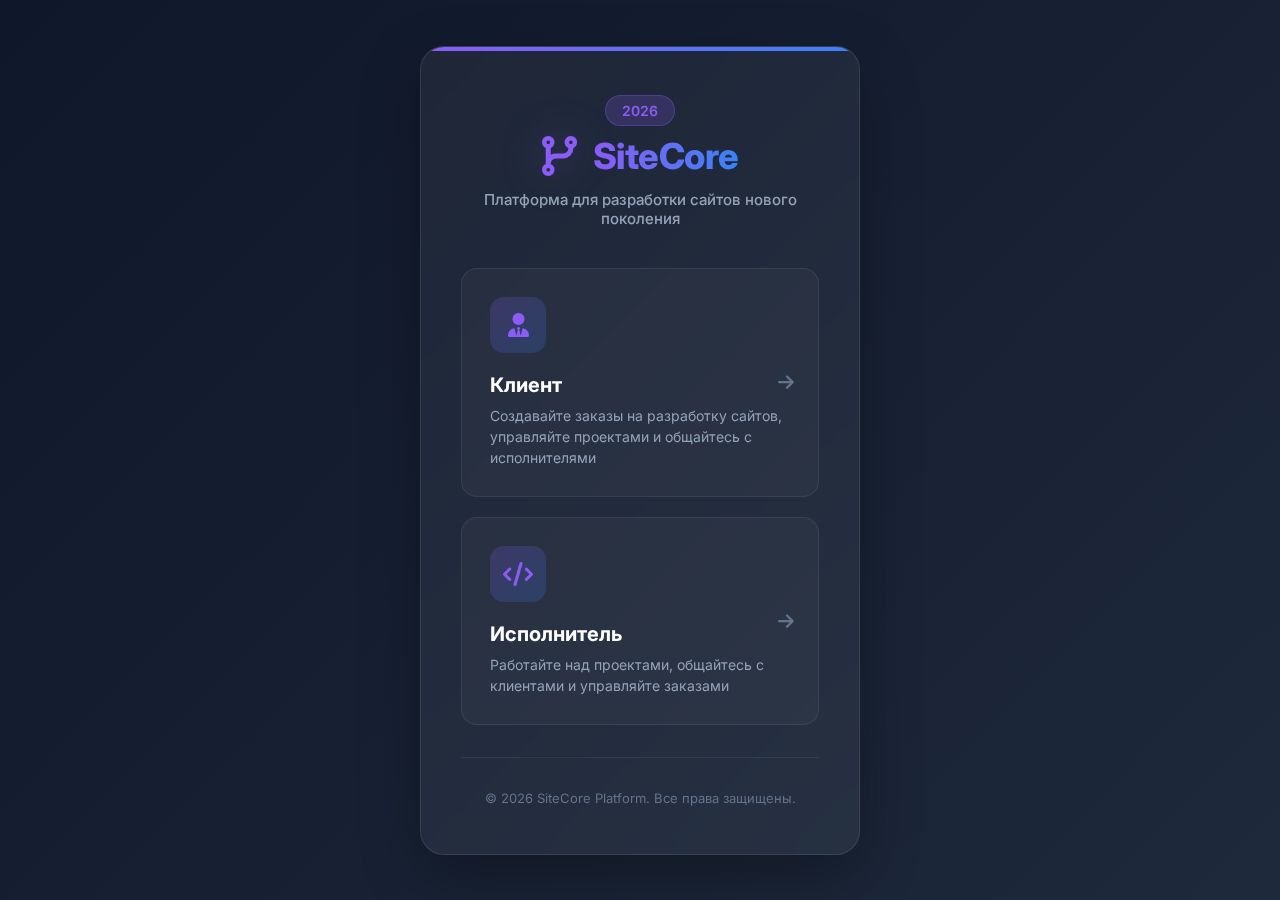
<file: deepseek_html_20260102_6d4f5c.html>
<!DOCTYPE html>
<html lang="ru">
<head>
    <meta charset="UTF-8">
    <meta name="viewport" content="width=device-width, initial-scale=1.0">
    <title>SiteCore Platform | 2026</title>
    <link rel="stylesheet" href="https://cdnjs.cloudflare.com/ajax/libs/font-awesome/6.4.0/css/all.min.css">
    <link href="https://fonts.googleapis.com/css2?family=Inter:wght@300;400;500;600;700;800&display=swap" rel="stylesheet">
    <style>
        * {
            margin: 0;
            padding: 0;
            box-sizing: border-box;
        }

        body {
            font-family: 'Inter', sans-serif;
            background: linear-gradient(135deg, #0f172a 0%, #1e293b 100%);
            min-height: 100vh;
            display: flex;
            align-items: center;
            justify-content: center;
            padding: 20px;
            color: #fff;
        }

        .login-container {
            width: 100%;
            max-width: 440px;
            animation: fadeIn 0.8s ease;
        }

        @keyframes fadeIn {
            from {
                opacity: 0;
                transform: translateY(20px);
            }
            to {
                opacity: 1;
                transform: translateY(0);
            }
        }

        .glass-card {
            background: rgba(255, 255, 255, 0.05);
            backdrop-filter: blur(20px);
            border-radius: 24px;
            padding: 48px 40px;
            border: 1px solid rgba(255, 255, 255, 0.1);
            box-shadow: 0 20px 60px rgba(0, 0, 0, 0.3);
            position: relative;
            overflow: hidden;
        }

        .glass-card::before {
            content: '';
            position: absolute;
            top: 0;
            left: 0;
            right: 0;
            height: 4px;
            background: linear-gradient(90deg, #8b5cf6 0%, #3b82f6 100%);
        }

        .logo-section {
            text-align: center;
            margin-bottom: 40px;
        }

        .logo-main {
            display: flex;
            align-items: center;
            justify-content: center;
            gap: 16px;
            margin-bottom: 12px;
        }

        .logo-main i {
            font-size: 40px;
            color: #8b5cf6;
            filter: drop-shadow(0 0 20px rgba(139, 92, 246, 0.3));
        }

        .logo-main h1 {
            font-size: 36px;
            font-weight: 800;
            background: linear-gradient(90deg, #8b5cf6 0%, #3b82f6 100%);
            -webkit-background-clip: text;
            -webkit-text-fill-color: transparent;
            letter-spacing: -0.5px;
        }

        .year-badge {
            display: inline-block;
            background: rgba(139, 92, 246, 0.2);
            color: #8b5cf6;
            padding: 6px 16px;
            border-radius: 20px;
            font-size: 14px;
            font-weight: 600;
            margin-bottom: 8px;
            border: 1px solid rgba(139, 92, 246, 0.3);
        }

        .tagline {
            color: #94a3b8;
            font-size: 15px;
            font-weight: 500;
        }

        .auth-options {
            display: flex;
            flex-direction: column;
            gap: 20px;
            margin-bottom: 32px;
        }

        .auth-card {
            background: rgba(255, 255, 255, 0.03);
            border: 1px solid rgba(255, 255, 255, 0.08);
            border-radius: 16px;
            padding: 28px;
            cursor: pointer;
            transition: all 0.3s cubic-bezier(0.4, 0, 0.2, 1);
            position: relative;
            overflow: hidden;
        }

        .auth-card:hover {
            background: rgba(255, 255, 255, 0.06);
            border-color: rgba(139, 92, 246, 0.4);
            transform: translateY(-2px);
            box-shadow: 0 10px 30px rgba(0, 0, 0, 0.2);
        }

        .auth-card::before {
            content: '';
            position: absolute;
            top: 0;
            left: 0;
            right: 0;
            height: 2px;
            background: linear-gradient(90deg, #8b5cf6 0%, #3b82f6 100%);
            opacity: 0;
            transition: opacity 0.3s ease;
        }

        .auth-card:hover::before {
            opacity: 1;
        }

        .auth-icon {
            width: 56px;
            height: 56px;
            border-radius: 14px;
            background: linear-gradient(135deg, rgba(139, 92, 246, 0.2) 0%, rgba(59, 130, 246, 0.2) 100%);
            display: flex;
            align-items: center;
            justify-content: center;
            margin-bottom: 20px;
        }

        .auth-icon i {
            font-size: 24px;
            color: #8b5cf6;
        }

        .auth-title {
            font-size: 20px;
            font-weight: 700;
            color: #fff;
            margin-bottom: 8px;
        }

        .auth-description {
            font-size: 14px;
            color: #94a3b8;
            line-height: 1.5;
        }

        .arrow-icon {
            position: absolute;
            right: 24px;
            top: 50%;
            transform: translateY(-50%);
            color: #64748b;
            font-size: 18px;
            transition: transform 0.3s ease;
        }

        .auth-card:hover .arrow-icon {
            color: #8b5cf6;
            transform: translateY(-50%) translateX(4px);
        }

        .footer {
            text-align: center;
            padding-top: 32px;
            border-top: 1px solid rgba(255, 255, 255, 0.08);
            color: #64748b;
            font-size: 13px;
        }

        .footer a {
            color: #8b5cf6;
            text-decoration: none;
            transition: color 0.3s ease;
        }

        .footer a:hover {
            color: #3b82f6;
        }

        /* Модальные окна */
        .modal {
            display: none;
            position: fixed;
            top: 0;
            left: 0;
            width: 100%;
            height: 100%;
            background: rgba(0, 0, 0, 0.8);
            backdrop-filter: blur(4px);
            z-index: 1000;
            align-items: center;
            justify-content: center;
            padding: 20px;
            animation: fadeIn 0.3s ease;
        }

        .modal.active {
            display: flex;
        }

        .modal-content {
            background: rgba(30, 41, 59, 0.95);
            backdrop-filter: blur(20px);
            border-radius: 24px;
            padding: 40px;
            width: 100%;
            max-width: 440px;
            border: 1px solid rgba(255, 255, 255, 0.1);
            position: relative;
            animation: modalSlideIn 0.4s cubic-bezier(0.4, 0, 0.2, 1);
        }

        @keyframes modalSlideIn {
            from {
                opacity: 0;
                transform: translateY(30px) scale(0.95);
            }
            to {
                opacity: 1;
                transform: translateY(0) scale(1);
            }
        }

        .modal-header {
            display: flex;
            justify-content: space-between;
            align-items: center;
            margin-bottom: 32px;
        }

        .modal-header h2 {
            font-size: 24px;
            font-weight: 700;
            color: #fff;
        }

        .modal-close {
            background: none;
            border: none;
            color: #94a3b8;
            font-size: 24px;
            cursor: pointer;
            width: 40px;
            height: 40px;
            display: flex;
            align-items: center;
            justify-content: center;
            border-radius: 50%;
            transition: all 0.3s ease;
        }

        .modal-close:hover {
            background: rgba(255, 255, 255, 0.1);
            color: #fff;
        }

        .form-group {
            margin-bottom: 24px;
        }

        .form-group label {
            display: block;
            font-size: 14px;
            font-weight: 600;
            color: #cbd5e1;
            margin-bottom: 8px;
        }

        .form-input {
            width: 100%;
            padding: 14px 16px;
            background: rgba(255, 255, 255, 0.05);
            border: 1px solid rgba(255, 255, 255, 0.1);
            border-radius: 12px;
            color: #fff;
            font-family: 'Inter', sans-serif;
            font-size: 15px;
            transition: all 0.3s ease;
        }

        .form-input:focus {
            outline: none;
            border-color: #8b5cf6;
            background: rgba(255, 255, 255, 0.08);
            box-shadow: 0 0 0 3px rgba(139, 92, 246, 0.1);
        }

        .form-input::placeholder {
            color: #64748b;
        }

        .input-with-icon {
            position: relative;
        }

        .input-with-icon i {
            position: absolute;
            left: 16px;
            top: 50%;
            transform: translateY(-50%);
            color: #64748b;
        }

        .input-with-icon input {
            padding-left: 48px;
        }

        .password-toggle {
            position: absolute;
            right: 16px;
            top: 50%;
            transform: translateY(-50%);
            background: none;
            border: none;
            color: #64748b;
            cursor: pointer;
            padding: 4px;
        }

        .btn-submit {
            width: 100%;
            padding: 16px;
            background: linear-gradient(90deg, #8b5cf6 0%, #3b82f6 100%);
            color: white;
            border: none;
            border-radius: 12px;
            font-family: 'Inter', sans-serif;
            font-size: 16px;
            font-weight: 600;
            cursor: pointer;
            transition: all 0.3s ease;
            display: flex;
            align-items: center;
            justify-content: center;
            gap: 10px;
            margin-top: 8px;
        }

        .btn-submit:hover {
            transform: translateY(-2px);
            box-shadow: 0 10px 30px rgba(139, 92, 246, 0.3);
        }

        .error-message {
            background: rgba(239, 68, 68, 0.1);
            color: #f87171;
            padding: 12px 16px;
            border-radius: 12px;
            font-size: 14px;
            margin-bottom: 24px;
            display: none;
            border: 1px solid rgba(239, 68, 68, 0.2);
        }

        .error-message.show {
            display: block;
            animation: fadeIn 0.3s ease;
        }

        .switch-auth {
            text-align: center;
            margin-top: 24px;
            font-size: 14px;
            color: #94a3b8;
        }

        .switch-auth a {
            color: #8b5cf6;
            text-decoration: none;
            font-weight: 600;
            cursor: pointer;
            transition: color 0.3s ease;
        }

        .switch-auth a:hover {
            color: #3b82f6;
        }

        /* Исполнитель форма */
        .executor-option {
            background: rgba(255, 255, 255, 0.03);
            border: 1px solid rgba(255, 255, 255, 0.08);
            border-radius: 12px;
            padding: 20px;
            margin-bottom: 16px;
            cursor: pointer;
            transition: all 0.3s ease;
            display: flex;
            align-items: center;
            gap: 16px;
        }

        .executor-option:hover {
            background: rgba(255, 255, 255, 0.06);
            border-color: rgba(139, 92, 246, 0.4);
        }

        .executor-option.selected {
            background: rgba(139, 92, 246, 0.1);
            border-color: #8b5cf6;
        }

        .executor-avatar {
            width: 48px;
            height: 48px;
            border-radius: 12px;
            background: linear-gradient(135deg, #8b5cf6 0%, #3b82f6 100%);
            color: white;
            display: flex;
            align-items: center;
            justify-content: center;
            font-size: 20px;
            font-weight: 700;
        }

        .executor-info {
            flex: 1;
        }

        .executor-name {
            font-size: 16px;
            font-weight: 600;
            color: #fff;
            margin-bottom: 4px;
        }

        .executor-role {
            font-size: 14px;
            color: #94a3b8;
        }

        /* Адаптивность */
        @media (max-width: 480px) {
            .glass-card {
                padding: 40px 24px;
            }
            
            .logo-main h1 {
                font-size: 32px;
            }
            
            .modal-content {
                padding: 32px 24px;
            }
        }

        /* Эффекты */
        .particles {
            position: absolute;
            top: 0;
            left: 0;
            width: 100%;
            height: 100%;
            pointer-events: none;
            z-index: -1;
        }

        .particle {
            position: absolute;
            background: linear-gradient(90deg, #8b5cf6 0%, #3b82f6 100%);
            border-radius: 50%;
            opacity: 0.1;
            animation: float 20s infinite linear;
        }

        @keyframes float {
            0% {
                transform: translateY(0) rotate(0deg);
            }
            100% {
                transform: translateY(-1000px) rotate(720deg);
            }
        }
    </style>
</head>
<body>
    <!-- Частицы для фона -->
    <div class="particles" id="particles"></div>

    <!-- Основной контейнер -->
    <div class="login-container">
        <div class="glass-card">
            <div class="logo-section">
                <div class="year-badge">2026</div>
                <div class="logo-main">
                    <i class="fas fa-code-branch"></i>
                    <h1>SiteCore</h1>
                </div>
                <p class="tagline">Платформа для разработки сайтов нового поколения</p>
            </div>

            <div class="auth-options">
                <!-- Панель клиента -->
                <div class="auth-card" id="client-login-card">
                    <div class="auth-icon">
                        <i class="fas fa-user-tie"></i>
                    </div>
                    <div class="auth-title">Клиент</div>
                    <p class="auth-description">
                        Создавайте заказы на разработку сайтов, управляйте проектами и общайтесь с исполнителями
                    </p>
                    <div class="arrow-icon">
                        <i class="fas fa-arrow-right"></i>
                    </div>
                </div>

                <!-- Панель исполнителя -->
                <div class="auth-card" id="executor-login-card">
                    <div class="auth-icon">
                        <i class="fas fa-code"></i>
                    </div>
                    <div class="auth-title">Исполнитель</div>
                    <p class="auth-description">
                        Работайте над проектами, общайтесь с клиентами и управляйте заказами
                    </p>
                    <div class="arrow-icon">
                        <i class="fas fa-arrow-right"></i>
                    </div>
                </div>
            </div>

            <div class="footer">
                © 2026 SiteCore Platform. Все права защищены.
            </div>
        </div>
    </div>

    <!-- Модальное окно входа клиента -->
    <div class="modal" id="client-login-modal">
        <div class="modal-content">
            <div class="modal-header">
                <h2>Вход для клиента</h2>
                <button class="modal-close" data-modal="client-login-modal">&times;</button>
            </div>
            
            <div id="client-error" class="error-message"></div>

            <form id="client-login-form">
                <div class="form-group">
                    <label for="login-email">Email</label>
                    <div class="input-with-icon">
                        <i class="fas fa-envelope"></i>
                        <input type="email" id="login-email" class="form-input" placeholder="Ваш email" required>
                    </div>
                </div>

                <div class="form-group">
                    <label for="login-password">Пароль</label>
                    <div class="input-with-icon">
                        <i class="fas fa-lock"></i>
                        <input type="password" id="login-password" class="form-input" placeholder="Ваш пароль" required>
                        <button type="button" class="password-toggle" data-target="login-password">
                            <i class="fas fa-eye"></i>
                        </button>
                    </div>
                </div>

                <button type="submit" class="btn-submit">
                    <i class="fas fa-sign-in-alt"></i> Войти
                </button>
            </form>

            <div class="switch-auth">
                Нет аккаунта? <a href="#" id="switch-to-register">Зарегистрироваться</a>
            </div>
        </div>
    </div>

    <!-- Модальное окно регистрации клиента -->
    <div class="modal" id="client-register-modal">
        <div class="modal-content">
            <div class="modal-header">
                <h2>Регистрация клиента</h2>
                <button class="modal-close" data-modal="client-register-modal">&times;</button>
            </div>
            
            <div id="register-error" class="error-message"></div>

            <form id="client-register-form">
                <div class="form-group">
                    <label for="client-name">Полное имя</label>
                    <input type="text" id="client-name" class="form-input" placeholder="Иван Иванов" required>
                </div>

                <div class="form-group">
                    <label for="client-email">Email</label>
                    <input type="email" id="client-email" class="form-input" placeholder="example@mail.ru" required>
                </div>

                <div class="form-group">
                    <label for="client-phone">Телефон</label>
                    <input type="tel" id="client-phone" class="form-input" placeholder="+7 (999) 123-45-67" required>
                </div>

                <div class="form-group">
                    <label for="client-telegram">Telegram</label>
                    <input type="text" id="client-telegram" class="form-input" placeholder="@username" required>
                </div>

                <div class="form-group">
                    <label for="client-password">Пароль</label>
                    <div class="input-with-icon">
                        <i class="fas fa-lock"></i>
                        <input type="password" id="client-password" class="form-input" placeholder="Не менее 6 символов" required minlength="6">
                        <button type="button" class="password-toggle" data-target="client-password">
                            <i class="fas fa-eye"></i>
                        </button>
                    </div>
                </div>

                <div class="form-group">
                    <label for="client-password-confirm">Подтвердите пароль</label>
                    <div class="input-with-icon">
                        <i class="fas fa-lock"></i>
                        <input type="password" id="client-password-confirm" class="form-input" placeholder="Повторите пароль" required>
                        <button type="button" class="password-toggle" data-target="client-password-confirm">
                            <i class="fas fa-eye"></i>
                        </button>
                    </div>
                </div>

                <button type="submit" class="btn-submit">
                    <i class="fas fa-user-plus"></i> Зарегистрироваться
                </button>
            </form>

            <div class="switch-auth">
                Уже есть аккаунт? <a href="#" id="switch-to-login">Войти</a>
            </div>
        </div>
    </div>

    <!-- Модальное окно входа исполнителя -->
    <div class="modal" id="executor-login-modal">
        <div class="modal-content">
            <div class="modal-header">
                <h2>Вход для исполнителя</h2>
                <button class="modal-close" data-modal="executor-login-modal">&times;</button>
            </div>
            
            <div id="executor-error" class="error-message"></div>

            <form id="executor-login-form">
                <div class="form-group">
                    <label>Выберите исполнителя</label>
                    
                    <div class="executor-option" data-executor-id="1" data-executor-name="Александр">
                        <div class="executor-avatar">А</div>
                        <div class="executor-info">
                            <div class="executor-name">Александр</div>
                            <div class="executor-role">Team Lead Разработчик</div>
                        </div>
                    </div>
                    
                    <div class="executor-option" data-executor-id="2" data-executor-name="Максим">
                        <div class="executor-avatar">М</div>
                        <div class="executor-info">
                            <div class="executor-name">Максим</div>
                            <div class="executor-role">Frontend Специалист</div>
                        </div>
                    </div>
                </div>

                <div class="form-group">
                    <label for="executor-password">Пароль</label>
                    <div class="input-with-icon">
                        <i class="fas fa-lock"></i>
                        <input type="password" id="executor-password" class="form-input" placeholder="Введите пароль" required>
                        <button type="button" class="password-toggle" data-target="executor-password">
                            <i class="fas fa-eye"></i>
                        </button>
                    </div>
                </div>

                <button type="submit" class="btn-submit">
                    <i class="fas fa-sign-in-alt"></i> Войти как исполнитель
                </button>
            </form>
        </div>
    </div>

    <script>
        // Инициализация данных
        initializeData();

        // Создание частиц для фона
        function createParticles() {
            const particles = document.getElementById('particles');
            const particleCount = 20;
            
            for (let i = 0; i < particleCount; i++) {
                const particle = document.createElement('div');
                particle.classList.add('particle');
                
                const size = Math.random() * 100 + 20;
                const posX = Math.random() * 100;
                const duration = Math.random() * 20 + 20;
                const delay = Math.random() * 5;
                
                particle.style.width = `${size}px`;
                particle.style.height = `${size}px`;
                particle.style.left = `${posX}%`;
                particle.style.animationDuration = `${duration}s`;
                particle.style.animationDelay = `${delay}s`;
                particle.style.opacity = Math.random() * 0.1 + 0.05;
                
                particles.appendChild(particle);
            }
        }

        createParticles();

        // Переменные
        let selectedExecutor = null;

        // Открытие модальных окон
        document.getElementById('client-login-card').addEventListener('click', () => {
            openModal('client-login-modal');
        });

        document.getElementById('executor-login-card').addEventListener('click', () => {
            openModal('executor-login-modal');
        });

        // Закрытие модальных окон
        document.querySelectorAll('.modal-close').forEach(button => {
            button.addEventListener('click', (e) => {
                const modalId = e.target.getAttribute('data-modal');
                closeModal(modalId);
            });
        });

        // Клик по фону для закрытия модального окна
        document.querySelectorAll('.modal').forEach(modal => {
            modal.addEventListener('click', (e) => {
                if (e.target === modal) {
                    modal.classList.remove('active');
                }
            });
        });

        // Переключение между входом и регистрацией
        document.getElementById('switch-to-register').addEventListener('click', (e) => {
            e.preventDefault();
            closeModal('client-login-modal');
            openModal('client-register-modal');
        });

        document.getElementById('switch-to-login').addEventListener('click', (e) => {
            e.preventDefault();
            closeModal('client-register-modal');
            openModal('client-login-modal');
        });

        // Выбор исполнителя
        document.querySelectorAll('.executor-option').forEach(option => {
            option.addEventListener('click', function() {
                document.querySelectorAll('.executor-option').forEach(opt => {
                    opt.classList.remove('selected');
                });
                this.classList.add('selected');
                selectedExecutor = {
                    id: parseInt(this.getAttribute('data-executor-id')),
                    name: this.getAttribute('data-executor-name')
                };
            });
        });

        // Переключение видимости пароля
        document.querySelectorAll('.password-toggle').forEach(button => {
            button.addEventListener('click', function() {
                const targetId = this.getAttribute('data-target');
                const input = document.getElementById(targetId);
                const icon = this.querySelector('i');
                
                if (input.type === 'password') {
                    input.type = 'text';
                    icon.className = 'fas fa-eye-slash';
                } else {
                    input.type = 'password';
                    icon.className = 'fas fa-eye';
                }
            });
        });

        // Вход клиента
        document.getElementById('client-login-form').addEventListener('submit', function(e) {
            e.preventDefault();
            
            const email = document.getElementById('login-email').value.trim();
            const password = document.getElementById('login-password').value;
            
            const user = DataManager.authenticateClient(email, password);
            
            if (user) {
                localStorage.setItem('currentUser', JSON.stringify(user));
                window.location.href = 'client-dashboard.html';
            } else {
                showError('client-error', 'Неверный email или пароль');
            }
        });

        // Регистрация клиента
        document.getElementById('client-register-form').addEventListener('submit', function(e) {
            e.preventDefault();
            
            const name = document.getElementById('client-name').value.trim();
            const email = document.getElementById('client-email').value.trim();
            const phone = document.getElementById('client-phone').value.trim();
            const telegram = document.getElementById('client-telegram').value.trim();
            const password = document.getElementById('client-password').value;
            const passwordConfirm = document.getElementById('client-password-confirm').value;
            
            // Валидация
            if (password !== passwordConfirm) {
                showError('register-error', 'Пароли не совпадают');
                return;
            }
            
            if (password.length < 6) {
                showError('register-error', 'Пароль должен содержать не менее 6 символов');
                return;
            }
            
            if (!telegram.startsWith('@')) {
                showError('register-error', 'Telegram должен начинаться с @');
                return;
            }
            
            // Регистрация клиента
            const result = DataManager.registerClient({
                name,
                email,
                phone,
                telegram,
                password
            });
            
            if (result.success) {
                // Автоматический вход после регистрации
                const user = DataManager.authenticateClient(email, password);
                if (user) {
                    localStorage.setItem('currentUser', JSON.stringify(user));
                    window.location.href = 'client-dashboard.html';
                }
            } else {
                showError('register-error', result.message);
            }
        });

        // Вход исполнителя
        document.getElementById('executor-login-form').addEventListener('submit', function(e) {
            e.preventDefault();
            
            if (!selectedExecutor) {
                showError('executor-error', 'Выберите исполнителя');
                return;
            }
            
            const password = document.getElementById('executor-password').value;
            const executor = DataManager.authenticateExecutor(selectedExecutor.name, password);
            
            if (executor) {
                localStorage.setItem('currentUser', JSON.stringify(executor));
                window.location.href = 'executor-dashboard.html';
            } else {
                showError('executor-error', 'Неверный пароль');
            }
        });

        // Вспомогательные функции
        function openModal(modalId) {
            const modal = document.getElementById(modalId);
            modal.classList.add('active');
            
            // Сбрасываем ошибки при открытии
            const errorEl = modal.querySelector('.error-message');
            if (errorEl) {
                errorEl.classList.remove('show');
            }
            
            // Сбрасываем форму при открытии
            const form = modal.querySelector('form');
            if (form) {
                form.reset();
            }
            
            // Выбираем первого исполнителя по умолчанию
            if (modalId === 'executor-login-modal') {
                const firstOption = modal.querySelector('.executor-option');
                if (firstOption) {
                    firstOption.click();
                }
            }
        }

        function closeModal(modalId) {
            const modal = document.getElementById(modalId);
            modal.classList.remove('active');
        }

        function showError(elementId, message) {
            const errorEl = document.getElementById(elementId);
            errorEl.textContent = message;
            errorEl.classList.add('show');
            
            // Автоскрытие через 5 секунд
            setTimeout(() => {
                errorEl.classList.remove('show');
            }, 5000);
        }

        // Выбираем первого исполнителя по умолчанию
        const firstOption = document.querySelector('.executor-option');
        if (firstOption) {
            firstOption.click();
        }

        // Анимация для карточек при загрузке
        document.querySelectorAll('.auth-card').forEach((card, index) => {
            card.style.animationDelay = `${index * 0.1}s`;
        });
    </script>
</body>
</html>
</file>
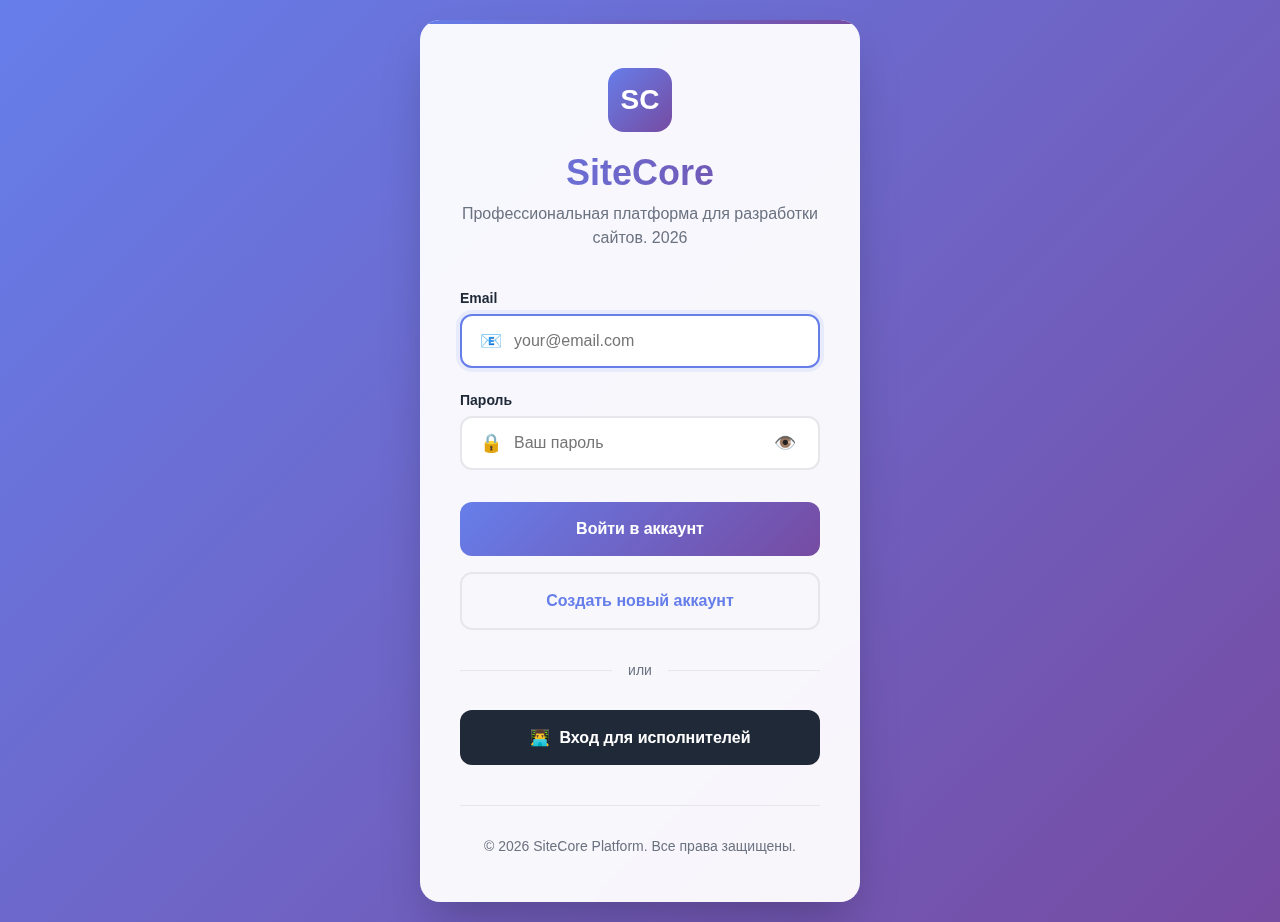
<file: deepseek_html_20260102_737665.html>
<!DOCTYPE html>
<html lang="ru">
<head>
    <meta charset="UTF-8">
    <meta name="viewport" content="width=device-width, initial-scale=1.0">
    <title>SiteCore | Платформа для заказа сайтов</title>
    <style>
        /* Сброс и базовые стили */
        * {
            margin: 0;
            padding: 0;
            box-sizing: border-box;
            font-family: -apple-system, BlinkMacSystemFont, 'Segoe UI', Roboto, Oxygen, Ubuntu, sans-serif;
        }

        :root {
            --primary: #667eea;
            --primary-dark: #5a67d8;
            --primary-light: #8a9ef5;
            --secondary: #764ba2;
            --dark: #1f2937;
            --dark-light: #374151;
            --gray: #6b7280;
            --gray-light: #e5e7eb;
            --white: #ffffff;
            --radius: 12px;
            --radius-lg: 20px;
            --gradient: linear-gradient(135deg, #667eea 0%, #764ba2 100%);
        }

        body {
            background: linear-gradient(135deg, #667eea 0%, #764ba2 100%);
            min-height: 100vh;
            display: flex;
            align-items: center;
            justify-content: center;
            padding: 20px;
        }

        /* Основной контейнер */
        .auth-container {
            width: 100%;
            max-width: 440px;
            animation: fadeIn 0.6s ease;
        }

        /* Карточка авторизации */
        .auth-card {
            background: rgba(255, 255, 255, 0.95);
            backdrop-filter: blur(10px);
            border-radius: var(--radius-lg);
            padding: 48px 40px;
            box-shadow: 0 25px 50px -12px rgba(0, 0, 0, 0.25);
            text-align: center;
            position: relative;
            overflow: hidden;
        }

        .auth-card::before {
            content: '';
            position: absolute;
            top: 0;
            left: 0;
            right: 0;
            height: 4px;
            background: var(--gradient);
        }

        /* Логотип */
        .logo {
            margin-bottom: 40px;
        }

        .logo-icon {
            width: 64px;
            height: 64px;
            background: var(--gradient);
            border-radius: 16px;
            display: flex;
            align-items: center;
            justify-content: center;
            margin: 0 auto 20px;
            color: white;
            font-size: 28px;
            font-weight: 800;
        }

        .logo h1 {
            font-size: 36px;
            font-weight: 800;
            background: linear-gradient(90deg, var(--primary) 0%, var(--secondary) 100%);
            -webkit-background-clip: text;
            -webkit-text-fill-color: transparent;
            margin-bottom: 8px;
        }

        .tagline {
            color: var(--gray);
            font-size: 16px;
            line-height: 1.5;
        }

        /* Формы */
        .auth-form {
            display: block;
            animation: slideUp 0.4s ease;
        }

        .form-group {
            margin-bottom: 24px;
            text-align: left;
        }

        .form-label {
            display: block;
            margin-bottom: 8px;
            font-weight: 600;
            color: var(--dark);
            font-size: 14px;
        }

        .input-with-icon {
            position: relative;
        }

        .form-input {
            width: 100%;
            padding: 16px 20px 16px 52px;
            border: 2px solid var(--gray-light);
            border-radius: var(--radius);
            font-size: 16px;
            transition: all 0.3s ease;
            background: var(--white);
            color: var(--dark);
        }

        .form-input:focus {
            outline: none;
            border-color: var(--primary);
            box-shadow: 0 0 0 4px rgba(102, 126, 234, 0.1);
        }

        .input-icon {
            position: absolute;
            left: 20px;
            top: 50%;
            transform: translateY(-50%);
            color: var(--gray);
            font-size: 18px;
        }

        .password-toggle {
            position: absolute;
            right: 20px;
            top: 50%;
            transform: translateY(-50%);
            background: none;
            border: none;
            color: var(--gray);
            cursor: pointer;
            font-size: 18px;
            padding: 4px;
        }

        /* Кнопки */
        .btn-primary {
            width: 100%;
            padding: 18px;
            background: var(--gradient);
            color: white;
            border: none;
            border-radius: var(--radius);
            font-size: 16px;
            font-weight: 600;
            cursor: pointer;
            transition: all 0.3s ease;
            margin-top: 8px;
        }

        .btn-primary:hover {
            transform: translateY(-2px);
            box-shadow: 0 10px 25px -5px rgba(102, 126, 234, 0.4);
        }

        .btn-secondary {
            width: 100%;
            padding: 18px;
            background: transparent;
            color: var(--primary);
            border: 2px solid var(--gray-light);
            border-radius: var(--radius);
            font-size: 16px;
            font-weight: 600;
            cursor: pointer;
            transition: all 0.3s ease;
            margin-top: 16px;
        }

        .btn-secondary:hover {
            border-color: var(--primary);
            background: rgba(102, 126, 234, 0.05);
        }

        .btn-executor {
            width: 100%;
            padding: 18px;
            background: var(--dark);
            color: white;
            border: none;
            border-radius: var(--radius);
            font-size: 16px;
            font-weight: 600;
            cursor: pointer;
            transition: all 0.3s ease;
            margin-top: 20px;
            display: flex;
            align-items: center;
            justify-content: center;
            gap: 10px;
        }

        .btn-executor:hover {
            background: var(--dark-light);
            transform: translateY(-2px);
            box-shadow: 0 10px 25px -5px rgba(31, 41, 55, 0.3);
        }

        /* Разделитель */
        .divider {
            display: flex;
            align-items: center;
            margin: 32px 0;
            color: var(--gray);
            font-size: 14px;
        }

        .divider::before,
        .divider::after {
            content: '';
            flex: 1;
            height: 1px;
            background: var(--gray-light);
        }

        .divider span {
            padding: 0 16px;
        }

        /* Сообщения */
        .error-message {
            background: rgba(239, 68, 68, 0.1);
            color: #ef4444;
            padding: 16px;
            border-radius: var(--radius);
            margin-bottom: 24px;
            font-size: 14px;
            display: none;
            animation: slideDown 0.3s ease;
        }

        .error-message.show {
            display: block;
        }

        .success-message {
            background: rgba(16, 185, 129, 0.1);
            color: #10b981;
            padding: 16px;
            border-radius: var(--radius);
            margin-bottom: 24px;
            font-size: 14px;
            display: none;
            animation: slideDown 0.3s ease;
        }

        .success-message.show {
            display: block;
        }

        /* Футер */
        .auth-footer {
            margin-top: 40px;
            padding-top: 32px;
            border-top: 1px solid var(--gray-light);
            font-size: 14px;
            color: var(--gray);
        }

        /* Анимации */
        @keyframes fadeIn {
            from { opacity: 0; transform: translateY(20px); }
            to { opacity: 1; transform: translateY(0); }
        }

        @keyframes slideUp {
            from { opacity: 0; transform: translateY(10px); }
            to { opacity: 1; transform: translateY(0); }
        }

        @keyframes slideDown {
            from { opacity: 0; transform: translateY(-10px); }
            to { opacity: 1; transform: translateY(0); }
        }

        /* Адаптивность */
        @media (max-width: 480px) {
            .auth-card {
                padding: 40px 24px;
            }
            
            .logo h1 {
                font-size: 32px;
            }
            
            .logo-icon {
                width: 56px;
                height: 56px;
                font-size: 24px;
            }
            
            .form-input {
                padding: 14px 16px 14px 48px;
                font-size: 15px;
            }
            
            .input-icon {
                left: 16px;
            }
        }

        @media (max-width: 360px) {
            .auth-card {
                padding: 32px 20px;
            }
            
            .logo h1 {
                font-size: 28px;
            }
            
            .tagline {
                font-size: 14px;
            }
        }
    </style>
</head>
<body>
    <div class="auth-container">
        <div class="auth-card">
            <!-- Логотип -->
            <div class="logo">
                <div class="logo-icon">SC</div>
                <h1>SiteCore</h1>
                <p class="tagline">Профессиональная платформа для разработки сайтов. 2026</p>
            </div>

            <!-- Сообщения об ошибках/успехе -->
            <div class="error-message" id="error-message"></div>
            <div class="success-message" id="success-message"></div>

            <!-- Форма входа -->
            <form id="login-form" class="auth-form">
                <div class="form-group">
                    <label class="form-label" for="login-email">Email</label>
                    <div class="input-with-icon">
                        <div class="input-icon">📧</div>
                        <input type="email" id="login-email" class="form-input" placeholder="your@email.com" required>
                    </div>
                </div>

                <div class="form-group">
                    <label class="form-label" for="login-password">Пароль</label>
                    <div class="input-with-icon">
                        <div class="input-icon">🔒</div>
                        <input type="password" id="login-password" class="form-input" placeholder="Ваш пароль" required>
                        <button type="button" class="password-toggle" data-target="login-password">👁️</button>
                    </div>
                </div>

                <button type="submit" class="btn-primary">
                    Войти в аккаунт
                </button>

                <button type="button" class="btn-secondary" id="show-register">
                    Создать новый аккаунт
                </button>
            </form>

            <!-- Форма регистрации (скрыта по умолчанию) -->
            <form id="register-form" class="auth-form" style="display: none;">
                <div class="form-group">
                    <label class="form-label" for="register-name">Полное имя</label>
                    <div class="input-with-icon">
                        <div class="input-icon">👤</div>
                        <input type="text" id="register-name" class="form-input" placeholder="Иван Иванов" required>
                    </div>
                </div>

                <div class="form-group">
                    <label class="form-label" for="register-email">Email</label>
                    <div class="input-with-icon">
                        <div class="input-icon">📧</div>
                        <input type="email" id="register-email" class="form-input" placeholder="your@email.com" required>
                    </div>
                </div>

                <div class="form-group">
                    <label class="form-label" for="register-phone">Телефон</label>
                    <div class="input-with-icon">
                        <div class="input-icon">📱</div>
                        <input type="tel" id="register-phone" class="form-input" placeholder="+7 (999) 123-45-67" required>
                    </div>
                </div>

                <div class="form-group">
                    <label class="form-label" for="register-telegram">Telegram</label>
                    <div class="input-with-icon">
                        <div class="input-icon">✈️</div>
                        <input type="text" id="register-telegram" class="form-input" placeholder="@username" required>
                    </div>
                </div>

                <div class="form-group">
                    <label class="form-label" for="register-password">Пароль</label>
                    <div class="input-with-icon">
                        <div class="input-icon">🔒</div>
                        <input type="password" id="register-password" class="form-input" placeholder="Не менее 6 символов" required minlength="6">
                        <button type="button" class="password-toggle" data-target="register-password">👁️</button>
                    </div>
                </div>

                <button type="submit" class="btn-primary">
                    Зарегистрироваться
                </button>

                <button type="button" class="btn-secondary" id="show-login">
                    Уже есть аккаунт? Войти
                </button>
            </form>

            <!-- Разделитель -->
            <div class="divider">
                <span>или</span>
            </div>

            <!-- Кнопка для исполнителей -->
            <button class="btn-executor" id="executor-login">
                <span>👨‍💻</span>
                Вход для исполнителей
            </button>

            <!-- Футер -->
            <div class="auth-footer">
                <p>© 2026 SiteCore Platform. Все права защищены.</p>
            </div>
        </div>
    </div>

    <script>
        // Инициализация данных
        function initData() {
            if (!localStorage.getItem('sitecore_data')) {
                const initialData = {
                    clients: [],
                    orders: [],
                    messages: {},
                    executors: [
                        {
                            id: 1,
                            name: "Александр",
                            password: "789653",
                            avatar: "А",
                            role: "executor",
                            specialization: "Старший разработчик",
                            status: "online"
                        },
                        {
                            id: 2,
                            name: "Максим",
                            password: "140612",
                            avatar: "М",
                            role: "executor",
                            specialization: "Frontend разработчик",
                            status: "online"
                        }
                    ]
                };
                localStorage.setItem('sitecore_data', JSON.stringify(initialData));
                console.log("Данные инициализированы");
            }
        }

        // Получение данных
        function getData() {
            const data = localStorage.getItem('sitecore_data');
            if (!data) {
                console.error("Данные не найдены в localStorage");
                return { clients: [], orders: [], messages: {}, executors: [] };
            }
            return JSON.parse(data);
        }

        // Сохранение данных
        function saveData(data) {
            localStorage.setItem('sitecore_data', JSON.stringify(data));
        }

        // Переключение видимости пароля
        document.querySelectorAll('.password-toggle').forEach(btn => {
            btn.addEventListener('click', function() {
                const targetId = this.getAttribute('data-target');
                const input = document.getElementById(targetId);
                
                if (input.type === 'password') {
                    input.type = 'text';
                    this.textContent = '🙈';
                } else {
                    input.type = 'password';
                    this.textContent = '👁️';
                }
            });
        });

        // Переключение между формами входа и регистрации
        document.getElementById('show-register').addEventListener('click', function() {
            document.getElementById('login-form').style.display = 'none';
            document.getElementById('register-form').style.display = 'block';
            document.getElementById('error-message').classList.remove('show');
            document.getElementById('success-message').classList.remove('show');
        });

        document.getElementById('show-login').addEventListener('click', function() {
            document.getElementById('register-form').style.display = 'none';
            document.getElementById('login-form').style.display = 'block';
            document.getElementById('error-message').classList.remove('show');
            document.getElementById('success-message').classList.remove('show');
        });

        // Вход в аккаунт
        document.getElementById('login-form').addEventListener('submit', function(e) {
            e.preventDefault();
            
            const email = document.getElementById('login-email').value.trim();
            const password = document.getElementById('login-password').value;
            
            const errorEl = document.getElementById('error-message');
            const successEl = document.getElementById('success-message');
            
            // Скрываем предыдущие сообщения
            errorEl.classList.remove('show');
            successEl.classList.remove('show');
            
            // Проверяем данные
            const data = getData();
            
            // Ищем клиента
            const client = data.clients.find(c => c.email === email && c.password === password);
            if (client) {
                // Сохраняем сессию клиента
                const { password: _, ...clientWithoutPassword } = client;
                localStorage.setItem('currentUser', JSON.stringify(clientWithoutPassword));
                
                successEl.textContent = 'Вход выполнен успешно! Перенаправляем...';
                successEl.classList.add('show');
                
                setTimeout(() => {
                    window.location.href = 'client-dashboard.html';
                }, 1500);
                return;
            }
            
            // Ищем исполнителя
            const executor = data.executors.find(e => e.password === password);
            if (executor) {
                // Сохраняем сессию исполнителя
                localStorage.setItem('currentUser', JSON.stringify(executor));
                
                successEl.textContent = 'Вход выполнен успешно! Перенаправляем...';
                successEl.classList.add('show');
                
                setTimeout(() => {
                    window.location.href = 'executor-dashboard.html';
                }, 1500);
                return;
            }
            
            // Если не нашли пользователя
            errorEl.textContent = 'Неверный email или пароль';
            errorEl.classList.add('show');
        });

        // Регистрация нового клиента
        document.getElementById('register-form').addEventListener('submit', function(e) {
            e.preventDefault();
            
            const name = document.getElementById('register-name').value.trim();
            const email = document.getElementById('register-email').value.trim();
            const phone = document.getElementById('register-phone').value.trim();
            const telegram = document.getElementById('register-telegram').value.trim();
            const password = document.getElementById('register-password').value;
            
            const errorEl = document.getElementById('error-message');
            const successEl = document.getElementById('success-message');
            
            // Скрываем предыдущие сообщения
            errorEl.classList.remove('show');
            successEl.classList.remove('show');
            
            // Валидация
            if (!telegram.startsWith('@')) {
                errorEl.textContent = 'Telegram должен начинаться с @';
                errorEl.classList.add('show');
                return;
            }
            
            if (password.length < 6) {
                errorEl.textContent = 'Пароль должен содержать не менее 6 символов';
                errorEl.classList.add('show');
                return;
            }
            
            const data = getData();
            
            // Проверяем уникальность email
            const emailExists = data.clients.some(client => client.email === email);
            if (emailExists) {
                errorEl.textContent = 'Пользователь с таким email уже зарегистрирован';
                errorEl.classList.add('show');
                return;
            }
            
            // Создаем нового клиента
            const newClient = {
                id: Date.now(),
                name,
                email,
                phone,
                telegram,
                password,
                role: 'client',
                avatar: name.charAt(0).toUpperCase(),
                registrationDate: new Date().toISOString(),
                status: 'active'
            };
            
            data.clients.push(newClient);
            saveData(data);
            
            // Автоматический вход после регистрации
            const { password: _, ...clientWithoutPassword } = newClient;
            localStorage.setItem('currentUser', JSON.stringify(clientWithoutPassword));
            
            successEl.textContent = 'Аккаунт успешно создан! Перенаправляем...';
            successEl.classList.add('show');
            
            setTimeout(() => {
                window.location.href = 'client-dashboard.html';
            }, 1500);
        });

        // Вход для исполнителей
        document.getElementById('executor-login').addEventListener('click', function() {
            const errorEl = document.getElementById('error-message');
            const successEl = document.getElementById('success-message');
            
            // Скрываем предыдущие сообщения
            errorEl.classList.remove('show');
            successEl.classList.remove('show');
            
            // Показываем модальное окно для ввода пароля исполнителя
            const html = `
                <div style="text-align: left; margin-bottom: 24px;">
                    <label style="display: block; margin-bottom: 8px; font-weight: 600; color: var(--dark);">Пароль исполнителя</label>
                    <div style="position: relative;">
                        <div style="position: absolute; left: 16px; top: 50%; transform: translateY(-50%); color: var(--gray);">🔑</div>
                        <input type="password" id="executor-password-input" 
                               style="width: 100%; padding: 16px 16px 16px 48px; border: 2px solid var(--gray-light); border-radius: var(--radius); font-size: 16px;"
                               placeholder="Введите пароль исполнителя" autofocus>
                    </div>
                </div>
                <button type="button" id="executor-submit" 
                        style="width: 100%; padding: 16px; background: var(--dark); color: white; border: none; border-radius: var(--radius); font-weight: 600; cursor: pointer;">
                    Войти как исполнитель
                </button>
            `;
            
            // Создаем модальное окно
            const modal = document.createElement('div');
            modal.style.cssText = `
                position: fixed;
                top: 0;
                left: 0;
                right: 0;
                bottom: 0;
                background: rgba(0, 0, 0, 0.5);
                display: flex;
                align-items: center;
                justify-content: center;
                z-index: 1000;
                padding: 20px;
            `;
            
            modal.innerHTML = `
                <div style="background: white; border-radius: var(--radius-lg); padding: 32px; width: 100%; max-width: 400px; position: relative;">
                    <button id="close-modal" style="position: absolute; right: 20px; top: 20px; background: none; border: none; font-size: 24px; cursor: pointer; color: var(--gray);">&times;</button>
                    <h3 style="margin-bottom: 24px; text-align: center; color: var(--dark);">Вход для исполнителей</h3>
                    ${html}
                </div>
            `;
            
            document.body.appendChild(modal);
            
            // Обработчики для модального окна
            modal.querySelector('#close-modal').addEventListener('click', () => {
                document.body.removeChild(modal);
            });
            
            modal.querySelector('#executor-submit').addEventListener('click', () => {
                const password = modal.querySelector('#executor-password-input').value;
                const data = getData();
                
                const executor = data.executors.find(e => e.password === password);
                
                if (executor) {
                    // Сохраняем сессию исполнителя
                    localStorage.setItem('currentUser', JSON.stringify(executor));
                    
                    document.body.removeChild(modal);
                    
                    successEl.textContent = 'Вход выполнен успешно! Перенаправляем...';
                    successEl.classList.add('show');
                    
                    setTimeout(() => {
                        window.location.href = 'executor-dashboard.html';
                    }, 1500);
                } else {
                    errorEl.textContent = 'Неверный пароль исполнителя';
                    errorEl.classList.add('show');
                    document.body.removeChild(modal);
                }
            });
            
            // Закрытие по клику на фон
            modal.addEventListener('click', (e) => {
                if (e.target === modal) {
                    document.body.removeChild(modal);
                }
            });
            
            // Enter для отправки
            modal.querySelector('#executor-password-input').addEventListener('keypress', (e) => {
                if (e.key === 'Enter') {
                    modal.querySelector('#executor-submit').click();
                }
            });
        });

        // Инициализация при загрузке
        document.addEventListener('DOMContentLoaded', function() {
            initData();
            
            // Проверяем, авторизован ли пользователь
            const currentUser = localStorage.getItem('currentUser');
            if (currentUser) {
                const user = JSON.parse(currentUser);
                if (user.role === 'client') {
                    window.location.href = 'client-dashboard.html';
                } else if (user.role === 'executor') {
                    window.location.href = 'executor-dashboard.html';
                }
            }
            
            // Фокус на поле email при загрузке
            document.getElementById('login-email').focus();
        });
    </script>
</body>
</html>
</file>
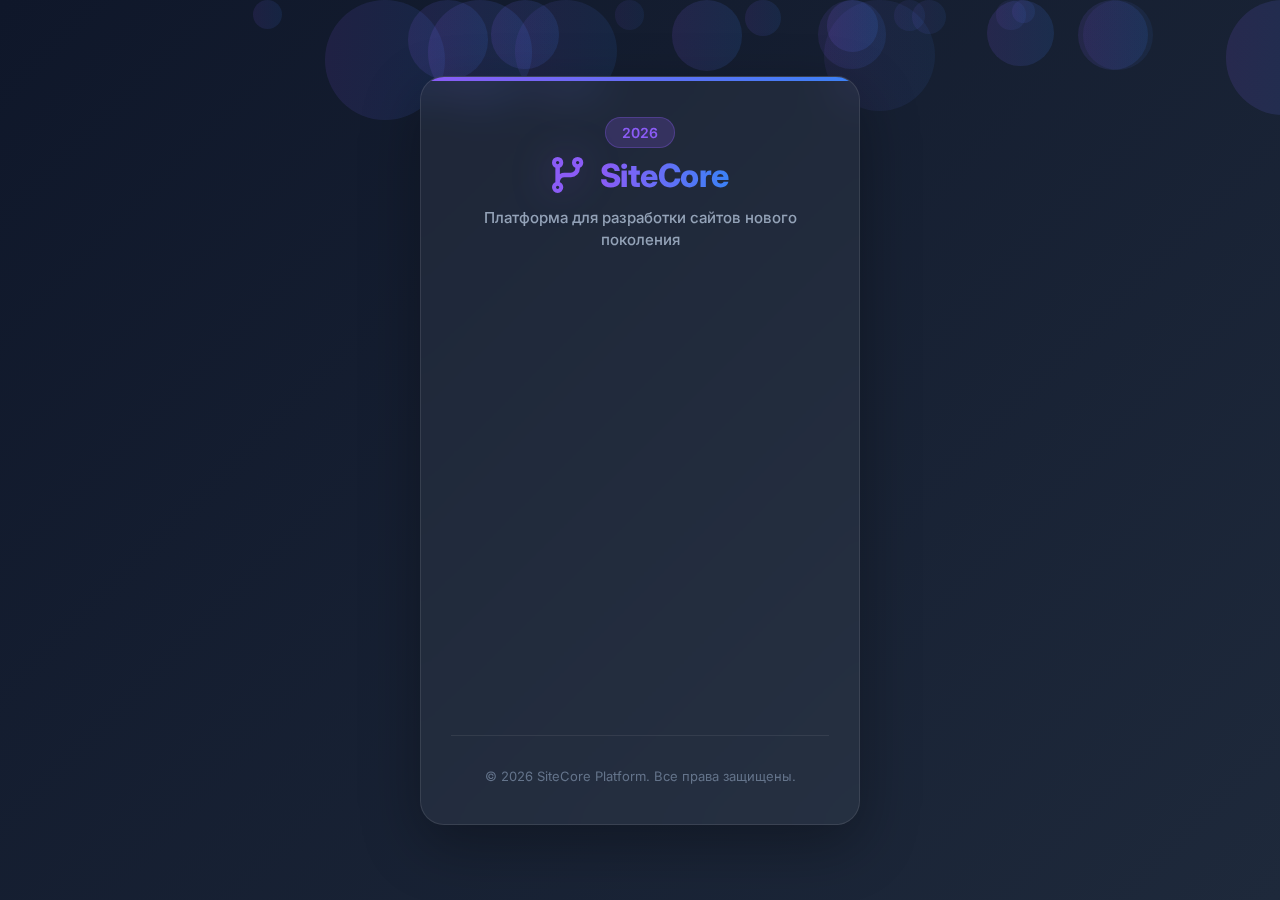
<file: executor-dashboard.html>
<!DOCTYPE html>
<html lang="ru">
<head>
    <meta charset="UTF-8">
    <meta name="viewport" content="width=device-width, initial-scale=1.0">
    <title>SiteCore | Панель исполнителя</title>
    <link rel="stylesheet" href="styles.css">
    <style>
        .executor-dashboard {
            display: grid;
            grid-template-columns: 280px 1fr;
            min-height: 100vh;
            background: var(--gray-lighter);
        }

        .sidebar {
            background: var(--dark);
            color: white;
            padding: 30px 0;
            display: flex;
            flex-direction: column;
            box-shadow: 2px 0 10px rgba(0, 0, 0, 0.1);
        }

        .logo {
            padding: 0 30px 30px;
            border-bottom: 1px solid rgba(255, 255, 255, 0.1);
        }

        .logo h2 {
            font-size: 24px;
            font-weight: 800;
            background: linear-gradient(90deg, var(--primary-light) 0%, white 100%);
            -webkit-background-clip: text;
            -webkit-text-fill-color: transparent;
            margin-bottom: 8px;
        }

        .role-badge {
            display: inline-block;
            background: rgba(255, 255, 255, 0.1);
            padding: 6px 12px;
            border-radius: 20px;
            font-size: 12px;
            font-weight: 600;
        }

        .executor-profile {
            padding: 30px;
            display: flex;
            align-items: center;
            gap: 16px;
            border-bottom: 1px solid rgba(255, 255, 255, 0.1);
        }

        .executor-avatar {
            width: 60px;
            height: 60px;
            border-radius: 50%;
            background: linear-gradient(135deg, var(--primary) 0%, var(--secondary) 100%);
            display: flex;
            align-items: center;
            justify-content: center;
            font-size: 24px;
            font-weight: 700;
            color: white;
            flex-shrink: 0;
        }

        .executor-info h3 {
            font-size: 18px;
            font-weight: 700;
            margin-bottom: 4px;
        }

        .executor-info p {
            font-size: 14px;
            color: rgba(255, 255, 255, 0.7);
        }

        .stats-summary {
            padding: 20px 30px;
            border-bottom: 1px solid rgba(255, 255, 255, 0.1);
        }

        .stat-item {
            display: flex;
            align-items: center;
            gap: 12px;
            margin-bottom: 20px;
        }

        .stat-item:last-child {
            margin-bottom: 0;
        }

        .stat-item i {
            width: 40px;
            height: 40px;
            background: rgba(255, 255, 255, 0.1);
            border-radius: 10px;
            display: flex;
            align-items: center;
            justify-content: center;
            font-size: 18px;
        }

        .stat-value {
            font-size: 24px;
            font-weight: 700;
            display: block;
        }

        .stat-label {
            font-size: 12px;
            color: rgba(255, 255, 255, 0.7);
        }

        .nav-menu {
            flex: 1;
            padding: 30px 0;
        }

        .nav-item {
            display: flex;
            align-items: center;
            gap: 16px;
            padding: 18px 30px;
            color: rgba(255, 255, 255, 0.7);
            text-decoration: none;
            transition: all 0.3s ease;
            border-left: 4px solid transparent;
            cursor: pointer;
        }

        .nav-item:hover {
            background: rgba(255, 255, 255, 0.05);
            color: white;
        }

        .nav-item.active {
            background: rgba(102, 126, 234, 0.1);
            color: white;
            border-left-color: var(--primary);
        }

        .nav-item i {
            font-size: 20px;
            width: 24px;
            text-align: center;
        }

        .badge {
            margin-left: auto;
            background: var(--primary);
            color: white;
            font-size: 12px;
            padding: 2px 8px;
            border-radius: 12px;
            min-width: 20px;
            text-align: center;
        }

        .sidebar-footer {
            padding: 30px;
            border-top: 1px solid rgba(255, 255, 255, 0.1);
        }

        .status-selector {
            margin-bottom: 20px;
        }

        .status-selector select {
            width: 100%;
            padding: 12px;
            background: rgba(255, 255, 255, 0.1);
            border: 1px solid rgba(255, 255, 255, 0.2);
            border-radius: var(--radius);
            color: white;
            font-size: 14px;
        }

        .logout-btn {
            width: 100%;
            padding: 14px;
            background: rgba(239, 68, 68, 0.1);
            color: var(--danger);
            border: none;
            border-radius: var(--radius);
            font-weight: 600;
            cursor: pointer;
            transition: all 0.3s ease;
            display: flex;
            align-items: center;
            justify-content: center;
            gap: 10px;
        }

        .logout-btn:hover {
            background: rgba(239, 68, 68, 0.2);
        }

        .main-content {
            display: flex;
            flex-direction: column;
        }

        .header {
            background: white;
            padding: 24px 40px;
            display: flex;
            justify-content: space-between;
            align-items: center;
            box-shadow: 0 2px 10px rgba(0, 0, 0, 0.05);
        }

        .header-left h1 {
            font-size: 28px;
            font-weight: 700;
            margin-bottom: 4px;
            color: var(--dark);
        }

        .header-left p {
            color: var(--gray);
            font-size: 14px;
        }

        .header-right {
            display: flex;
            align-items: center;
            gap: 20px;
        }

        .current-date {
            font-size: 14px;
            color: var(--gray);
            font-weight: 500;
        }

        .content-section {
            display: none;
            padding: 40px;
        }

        .content-section.active {
            display: block;
            animation: fadeIn 0.4s ease;
        }

        .welcome-card {
            background: linear-gradient(135deg, var(--primary) 0%, var(--secondary) 100%);
            border-radius: var(--radius-lg);
            padding: 40px;
            color: white;
            margin-bottom: 40px;
            display: flex;
            justify-content: space-between;
            align-items: center;
        }

        .welcome-content h2 {
            font-size: 32px;
            font-weight: 700;
            margin-bottom: 12px;
        }

        .welcome-content p {
            font-size: 16px;
            opacity: 0.9;
        }

        .welcome-stats {
            display: flex;
            gap: 40px;
        }

        .welcome-stat {
            text-align: center;
        }

        .welcome-stat .value {
            font-size: 32px;
            font-weight: 700;
            display: block;
            margin-bottom: 4px;
        }

        .welcome-stat .label {
            font-size: 14px;
            opacity: 0.8;
        }

        .orders-grid {
            display: grid;
            grid-template-columns: repeat(auto-fill, minmax(350px, 1fr));
            gap: 24px;
            margin-bottom: 40px;
        }

        .order-card {
            background: white;
            border-radius: var(--radius);
            padding: 24px;
            box-shadow: var(--shadow);
            border: 2px solid transparent;
            transition: all 0.3s ease;
            cursor: pointer;
        }

        .order-card:hover {
            transform: translateY(-2px);
            box-shadow: var(--shadow-lg);
        }

        .order-card.priority {
            border-color: var(--warning);
        }

        .order-card.assigned {
            border-color: var(--primary);
        }

        .order-header {
            display: flex;
            justify-content: space-between;
            align-items: flex-start;
            margin-bottom: 16px;
        }

        .order-title {
            font-size: 18px;
            font-weight: 700;
            color: var(--dark);
            margin-bottom: 4px;
        }

        .order-client {
            font-size: 14px;
            color: var(--gray);
        }

        .order-badge {
            padding: 6px 12px;
            border-radius: 20px;
            font-size: 12px;
            font-weight: 600;
        }

        .order-badge.new {
            background: #dbeafe;
            color: #1d4ed8;
        }

        .order-budget {
            font-size: 24px;
            font-weight: 700;
            color: var(--primary);
            margin: 16px 0;
        }

        .order-details {
            display: grid;
            grid-template-columns: 1fr 1fr;
            gap: 16px;
            margin-bottom: 20px;
        }

        .order-detail {
            font-size: 14px;
        }

        .order-detail-label {
            display: block;
            color: var(--gray);
            margin-bottom: 4px;
        }

        .order-detail-value {
            font-weight: 600;
            color: var(--dark);
        }

        .order-preview {
            background: var(--gray-lighter);
            padding: 16px;
            border-radius: var(--radius);
            margin-bottom: 20px;
            max-height: 100px;
            overflow: hidden;
            position: relative;
        }

        .order-preview::after {
            content: '';
            position: absolute;
            bottom: 0;
            left: 0;
            right: 0;
            height: 30px;
            background: linear-gradient(to bottom, transparent, var(--gray-lighter));
        }

        .order-preview p {
            margin: 0;
            font-size: 14px;
            color: var(--gray);
            line-height: 1.5;
        }

        .order-actions {
            display: flex;
            gap: 12px;
        }

        .btn-take {
            flex: 1;
            padding: 12px;
            background: var(--primary);
            color: white;
            border: none;
            border-radius: var(--radius);
            font-weight: 600;
            cursor: pointer;
            transition: all 0.3s ease;
        }

        .btn-take:hover {
            background: var(--primary-dark);
        }

        .btn-view {
            padding: 12px 20px;
            background: white;
            color: var(--dark);
            border: 2px solid var(--gray-light);
            border-radius: var(--radius);
            font-weight: 600;
            cursor: pointer;
            transition: all 0.3s ease;
        }

        .btn-view:hover {
            border-color: var(--primary);
            background: rgba(102, 126, 234, 0.05);
        }

        .my-orders-grid {
            display: grid;
            grid-template-columns: repeat(auto-fill, minmax(300px, 1fr));
            gap: 24px;
        }

        .my-order-card {
            background: white;
            border-radius: var(--radius);
            padding: 24px;
            box-shadow: var(--shadow);
            transition: all 0.3s ease;
        }

        .my-order-card:hover {
            transform: translateY(-2px);
            box-shadow: var(--shadow-lg);
        }

        .my-order-header {
            display: flex;
            justify-content: space-between;
            align-items: center;
            margin-bottom: 16px;
        }

        .my-order-title {
            font-size: 16px;
            font-weight: 700;
            color: var(--dark);
        }

        .status-select {
            padding: 6px 12px;
            border: 2px solid var(--gray-light);
            border-radius: var(--radius);
            font-size: 12px;
            font-weight: 600;
            cursor: pointer;
        }

        .my-order-info {
            display: grid;
            gap: 12px;
            margin-bottom: 20px;
        }

        .my-order-info-item {
            display: flex;
            justify-content: space-between;
            font-size: 14px;
        }

        .my-order-info-label {
            color: var(--gray);
        }

        .my-order-info-value {
            font-weight: 600;
            color: var(--dark);
        }

        .my-order-actions {
            display: flex;
            gap: 10px;
        }

        .btn-small {
            padding: 8px 16px;
            border-radius: 6px;
            font-size: 14px;
            font-weight: 500;
            cursor: pointer;
            transition: all 0.3s ease;
            border: none;
        }

        .btn-small.primary {
            background: var(--primary);
            color: white;
        }

        .btn-small.secondary {
            background: var(--gray-lighter);
            color: var(--dark);
            border: 1px solid var(--gray-light);
        }

        .btn-small:hover {
            transform: translateY(-1px);
        }

        .profile-container {
            background: white;
            border-radius: var(--radius-lg);
            padding: 40px;
            box-shadow: var(--shadow);
            max-width: 800px;
            margin: 0 auto;
        }

        .profile-header {
            display: flex;
            justify-content: space-between;
            align-items: center;
            margin-bottom: 40px;
            padding-bottom: 30px;
            border-bottom: 1px solid var(--gray-light);
        }

        .profile-content {
            display: grid;
            grid-template-columns: 1fr 2fr;
            gap: 40px;
        }

        .profile-sidebar {
            text-align: center;
        }

        .profile-avatar {
            width: 120px;
            height: 120px;
            border-radius: 50%;
            background: linear-gradient(135deg, var(--primary) 0%, var(--secondary) 100%);
            color: white;
            display: flex;
            align-items: center;
            justify-content: center;
            font-size: 48px;
            font-weight: 700;
            margin: 0 auto 20px;
        }

        .profile-sidebar h3 {
            font-size: 24px;
            font-weight: 700;
            margin-bottom: 8px;
            color: var(--dark);
        }

        .profile-role {
            color: var(--gray);
            margin-bottom: 30px;
        }

        .profile-stats {
            display: flex;
            flex-direction: column;
            gap: 20px;
        }

        .profile-stat {
            text-align: center;
            padding: 16px;
            background: var(--gray-lighter);
            border-radius: var(--radius);
        }

        .profile-stat .value {
            display: block;
            font-size: 28px;
            font-weight: 700;
            color: var(--primary);
            margin-bottom: 4px;
        }

        .profile-stat .label {
            font-size: 14px;
            color: var(--gray);
        }

        .details-section {
            margin-bottom: 40px;
        }

        .details-section h4 {
            font-size: 18px;
            font-weight: 700;
            margin-bottom: 20px;
            color: var(--dark);
        }

        .detail-grid {
            display: grid;
            gap: 16px;
        }

        .detail-item {
            display: flex;
            justify-content: space-between;
            padding: 16px 0;
            border-bottom: 1px solid var(--gray-light);
        }

        .detail-label {
            font-weight: 600;
            color: var(--dark);
        }

        .detail-value {
            color: var(--gray);
        }

        .notification {
            position: fixed;
            bottom: 30px;
            right: 30px;
            background: var(--dark);
            color: white;
            padding: 20px 30px;
            border-radius: var(--radius);
            box-shadow: var(--shadow-lg);
            z-index: 1000;
            display: none;
            animation: slideInRight 0.3s ease;
        }

        .notification.show {
            display: block;
        }

        .notification.success {
            background: var(--success);
        }

        .notification.error {
            background: var(--danger);
        }

        .notification.info {
            background: var(--primary);
        }

        .empty-state {
            text-align: center;
            padding: 60px 40px;
            color: var(--gray);
        }

        .empty-state i {
            font-size: 48px;
            margin-bottom: 20px;
            opacity: 0.5;
        }

        .empty-state h3 {
            font-size: 20px;
            margin-bottom: 12px;
            color: var(--dark);
        }

        @keyframes fadeIn {
            from { opacity: 0; transform: translateY(20px); }
            to { opacity: 1; transform: translateY(0); }
        }

        @keyframes slideInRight {
            from { transform: translateX(100%); opacity: 0; }
            to { transform: translateX(0); opacity: 1; }
        }

        @media (max-width: 1024px) {
            .executor-dashboard {
                grid-template-columns: 1fr;
            }
            
            .sidebar {
                display: none;
            }
            
            .header {
                padding: 20px;
            }
            
            .content-section {
                padding: 20px;
            }
            
            .orders-grid {
                grid-template-columns: 1fr;
            }
            
            .profile-content {
                grid-template-columns: 1fr;
            }
            
            .welcome-card {
                flex-direction: column;
                gap: 30px;
                text-align: center;
            }
        }

        @media (max-width: 768px) {
            .order-details {
                grid-template-columns: 1fr;
            }
            
            .my-orders-grid {
                grid-template-columns: 1fr;
            }
        }
    </style>
</head>
<body>
    <div class="executor-dashboard">
        <nav class="sidebar">
            <div class="logo">
                <h2>SiteCore</h2>
                <div class="role-badge">Исполнитель</div>
            </div>

            <div class="executor-profile">
                <div class="executor-avatar" id="executor-avatar">И</div>
                <div class="executor-info">
                    <h3 id="executor-name">Загрузка...</h3>
                    <p id="executor-role">Разработчик</p>
                </div>
            </div>

            <div class="stats-summary">
                <div class="stat-item">
                    <i>📝</i>
                    <div>
                        <span class="stat-value" id="active-tasks">0</span>
                        <span class="stat-label">Активные</span>
                    </div>
                </div>
                <div class="stat-item">
                    <i>⏰</i>
                    <div>
                        <span class="stat-value" id="available-tasks">0</span>
                        <span class="stat-label">Доступные</span>
                    </div>
                </div>
            </div>

            <div class="nav-menu">
                <div class="nav-item active" data-section="dashboard">
                    <i>🏠</i> Панель
                </div>
                <div class="nav-item" data-section="available-orders">
                    <i>📋</i> Доступные заказы
                    <span class="badge" id="available-orders-count">0</span>
                </div>
                <div class="nav-item" data-section="my-orders">
                    <i>👨‍💻</i> Мои заказы
                    <span class="badge" id="my-orders-count">0</span>
                </div>
                <div class="nav-item" data-section="profile">
                    <i>👤</i> Профиль
                </div>
            </div>

            <div class="sidebar-footer">
                <div class="status-selector">
                    <select id="status-select">
                        <option value="online">Online</option>
                        <option value="away">Отошёл</option>
                        <option value="busy">Занят</option>
                    </select>
                </div>
                <button class="logout-btn" id="logout-btn">
                    <i>🚪</i> Выйти
                </button>
            </div>
        </nav>

        <main class="main-content">
            <header class="header">
                <div class="header-left">
                    <h1 id="page-title">Панель исполнителя</h1>
                    <p id="page-subtitle">SiteCore Platform</p>
                </div>
                <div class="header-right">
                    <div class="current-date" id="current-date"></div>
                </div>
            </header>

            <!-- Дашборд -->
            <section id="dashboard-section" class="content-section active">
                <div class="welcome-card">
                    <div class="welcome-content">
                        <h2>Привет, <span id="welcome-name">Исполнитель</span>!</h2>
                        <p>Сегодня у вас есть новые доступные заказы</p>
                    </div>
                    <div class="welcome-stats">
                        <div class="welcome-stat">
                            <span class="value" id="total-orders">0</span>
                            <span class="label">Всего заказов</span>
                        </div>
                        <div class="welcome-stat">
                            <span class="value" id="total-revenue">0 ₽</span>
                            <span class="label">Общий доход</span>
                        </div>
                    </div>
                </div>

                <h3 style="margin-bottom: 24px; color: var(--dark);">Быстрый доступ</h3>
                
                <div class="orders-grid" id="quick-access-grid">
                    <div class="order-card assigned" style="cursor: auto;">
                        <div class="order-header">
                            <div>
                                <div class="order-title">Проверьте новые заказы</div>
                                <div class="order-client">Доступные проекты ждут вас</div>
                            </div>
                            <div class="order-badge new">Новые</div>
                        </div>
                        <div class="order-details">
                            <div class="order-detail">
                                <span class="order-detail-label">Доступно:</span>
                                <span class="order-detail-value" id="available-count">0</span>
                            </div>
                            <div class="order-detail">
                                <span class="order-detail-label">Ваших:</span>
                                <span class="order-detail-value" id="my-count">0</span>
                            </div>
                        </div>
                        <div class="order-actions">
                            <button class="btn-take" id="view-available-btn">Смотреть заказы</button>
                        </div>
                    </div>
                    
                    <div class="order-card" style="cursor: auto;">
                        <div class="order-header">
                            <div>
                                <div class="order-title">Ваши активные задачи</div>
                                <div class="order-client">Требуют внимания</div>
                            </div>
                            <div class="order-badge" style="background: #fef3c7; color: #d97706;">Активные</div>
                        </div>
                        <div class="order-details">
                            <div class="order-detail">
                                <span class="order-detail-label">В работе:</span>
                                <span class="order-detail-value" id="in-progress-count">0</span>
                            </div>
                            <div class="order-detail">
                                <span class="order-detail-label">На проверке:</span>
                                <span class="order-detail-value" id="review-count">0</span>
                            </div>
                        </div>
                        <div class="order-actions">
                            <button class="btn-view" id="view-my-orders-btn">Мои заказы</button>
                        </div>
                    </div>
                </div>
            </section>

            <!-- Доступные заказы -->
            <section id="available-orders-section" class="content-section">
                <div class="section-header" style="margin-bottom: 40px;">
                    <h2>Доступные заказы</h2>
                    <p>Новые проекты, ожидающие исполнителя</p>
                </div>

                <div class="orders-grid" id="available-orders-grid">
                    <!-- Заказы загружаются через JS -->
                </div>
            </section>

            <!-- Мои заказы -->
            <section id="my-orders-section" class="content-section">
                <div class="section-header" style="margin-bottom: 40px;">
                    <h2>Мои заказы</h2>
                    <p>Проекты, которые вы взяли в работу</p>
                </div>

                <div class="my-orders-grid" id="my-orders-grid">
                    <!-- Заказы загружаются через JS -->
                </div>
            </section>

            <!-- Профиль -->
            <section id="profile-section" class="content-section">
                <div class="profile-container">
                    <div class="profile-header">
                        <h2>Профиль исполнителя</h2>
                    </div>

                    <div class="profile-content">
                        <div class="profile-sidebar">
                            <div class="profile-avatar" id="profile-avatar">И</div>
                            <h3 id="profile-name">Загрузка...</h3>
                            <p class="profile-role" id="profile-specialization">Разработчик</p>
                            <div class="profile-stats">
                                <div class="profile-stat">
                                    <span class="value" id="profile-total-orders">0</span>
                                    <span class="label">Выполнено</span>
                                </div>
                                <div class="profile-stat">
                                    <span class="value" id="profile-total-revenue">0 ₽</span>
                                    <span class="label">Заработано</span>
                                </div>
                            </div>
                        </div>

                        <div class="profile-details">
                            <div class="details-section">
                                <h4>Информация</h4>
                                <div class="detail-grid">
                                    <div class="detail-item">
                                        <span class="detail-label">Роль:</span>
                                        <span class="detail-value">Исполнитель</span>
                                    </div>
                                    <div class="detail-item">
                                        <span class="detail-label">Специализация:</span>
                                        <span class="detail-value" id="profile-specialization-value">...</span>
                                    </div>
                                    <div class="detail-item">
                                        <span class="detail-label">Статус:</span>
                                        <span class="detail-value" id="profile-status">Online</span>
                                    </div>
                                </div>
                            </div>

                            <div class="details-section">
                                <h4>Статистика работы</h4>
                                <div class="detail-grid">
                                    <div class="detail-item">
                                        <span class="detail-label">Всего заказов:</span>
                                        <span class="detail-value" id="stats-total-orders">0</span>
                                    </div>
                                    <div class="detail-item">
                                        <span class="detail-label">Завершённых:</span>
                                        <span class="detail-value" id="stats-completed">0</span>
                                    </div>
                                    <div class="detail-item">
                                        <span class="detail-label">В работе:</span>
                                        <span class="detail-value" id="stats-in-progress">0</span>
                                    </div>
                                    <div class="detail-item">
                                        <span class="detail-label">Общий доход:</span>
                                        <span class="detail-value" id="stats-revenue">0 ₽</span>
                                    </div>
                                </div>
                            </div>
                        </div>
                    </div>
                </div>
            </section>
        </main>
    </div>

    <div class="notification" id="notification"></div>

    <script src="executor.js"></script>
</body>
</html>
</file>
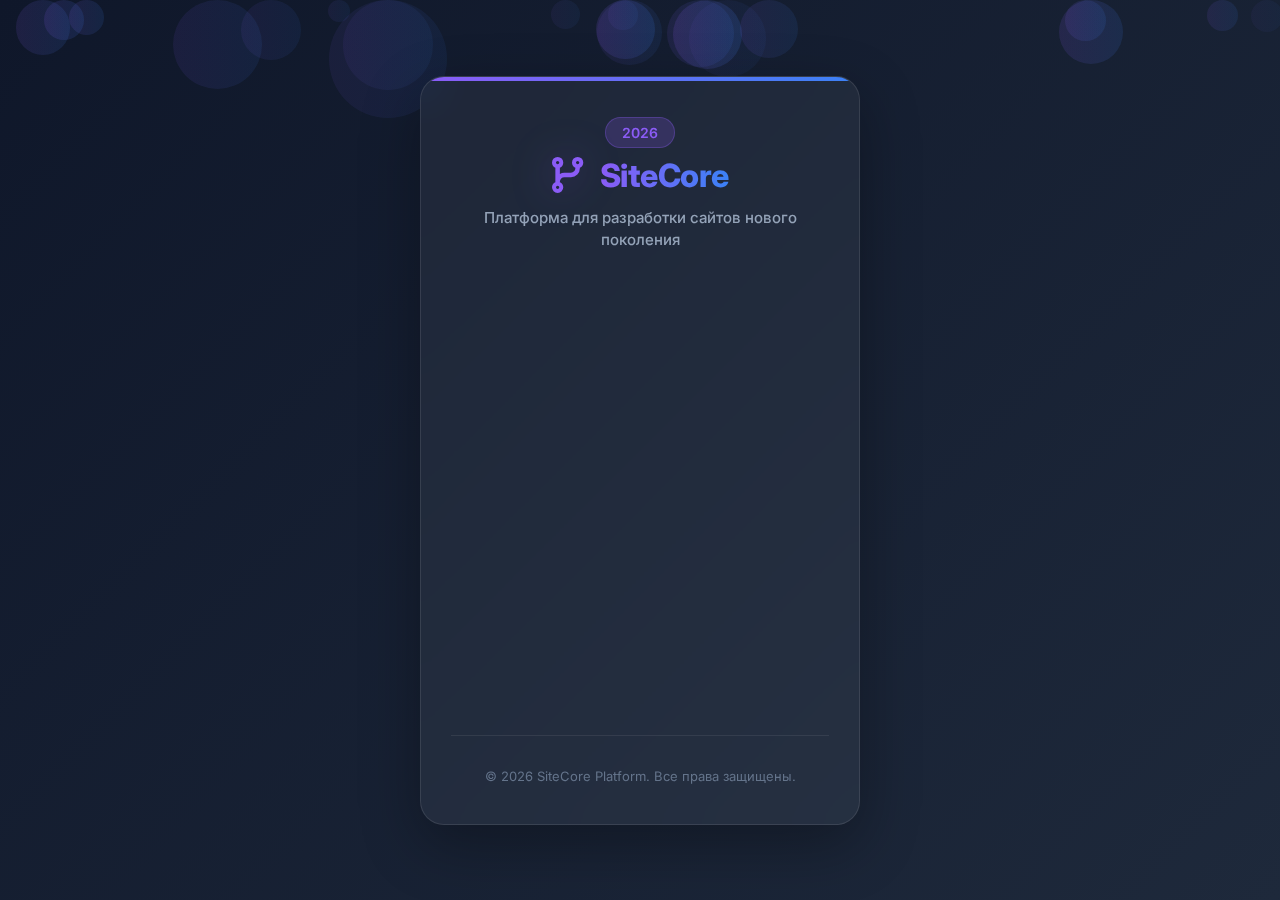
<file: executor.html>
<!DOCTYPE html>
<html lang="ru">
<head>
    <meta charset="UTF-8">
    <meta name="viewport" content="width=device-width, initial-scale=1.0">
    <title>SiteCore — Панель исполнителя</title>
    <style>
        :root {
            --primary: #2563eb;
            --primary-dark: #1d4ed8;
            --primary-light: #3b82f6;
            --secondary: #7c3aed;
            --success: #10b981;
            --warning: #f59e0b;
            --danger: #ef4444;
            --dark: #1e293b;
            --dark-light: #334155;
            --gray: #64748b;
            --gray-light: #e2e8f0;
            --gray-lighter: #f1f5f9;
            --white: #ffffff;
            --radius: 12px;
            --shadow: 0 4px 6px -1px rgba(0, 0, 0, 0.1);
            --shadow-lg: 0 20px 25px -5px rgba(0, 0, 0, 0.1);
            --sidebar-width: 260px;
        }

        * {
            margin: 0;
            padding: 0;
            box-sizing: border-box;
        }

        body {
            font-family: -apple-system, BlinkMacSystemFont, 'Segoe UI', 'Inter', sans-serif;
            background: var(--gray-lighter);
            color: var(--dark);
            display: flex;
            min-height: 100vh;
        }

        /* Сайдбар */
        .sidebar {
            width: var(--sidebar-width);
            background: var(--dark);
            color: white;
            padding: 24px 0;
            display: flex;
            flex-direction: column;
            position: fixed;
            height: 100vh;
            box-shadow: 2px 0 10px rgba(0, 0, 0, 0.1);
        }

        .logo {
            padding: 0 24px 32px;
            border-bottom: 1px solid var(--dark-light);
        }

        .logo h2 {
            font-size: 20px;
            font-weight: 700;
            background: linear-gradient(90deg, #60a5fa 0%, #a78bfa 100%);
            -webkit-background-clip: text;
            -webkit-text-fill-color: transparent;
            margin-bottom: 4px;
        }

        .logo p {
            font-size: 12px;
            color: var(--gray);
        }

        .user {
            padding: 24px;
            border-bottom: 1px solid var(--dark-light);
            display: flex;
            align-items: center;
            gap: 12px;
        }

        .user-avatar {
            width: 48px;
            height: 48px;
            border-radius: 50%;
            background: linear-gradient(135deg, var(--primary) 0%, var(--secondary) 100%);
            display: flex;
            align-items: center;
            justify-content: center;
            font-weight: 600;
            font-size: 20px;
            flex-shrink: 0;
        }

        .user-info h3 {
            font-size: 16px;
            font-weight: 600;
            margin-bottom: 2px;
        }

        .user-info p {
            font-size: 12px;
            color: var(--gray);
        }

        .stats {
            padding: 24px;
            border-bottom: 1px solid var(--dark-light);
        }

        .stat {
            margin-bottom: 16px;
        }

        .stat:last-child {
            margin-bottom: 0;
        }

        .stat-label {
            font-size: 12px;
            color: var(--gray);
            margin-bottom: 4px;
        }

        .stat-value {
            font-size: 24px;
            font-weight: 700;
        }

        .nav {
            flex: 1;
            padding: 24px 0;
        }

        .nav-item {
            display: flex;
            align-items: center;
            gap: 12px;
            padding: 14px 24px;
            color: var(--gray);
            text-decoration: none;
            transition: all 0.2s;
            border-left: 3px solid transparent;
            cursor: pointer;
        }

        .nav-item:hover {
            background: rgba(255, 255, 255, 0.05);
            color: white;
        }

        .nav-item.active {
            background: rgba(37, 99, 235, 0.1);
            color: white;
            border-left-color: var(--primary);
        }

        .nav-item-icon {
            width: 20px;
            text-align: center;
        }

        .badge {
            margin-left: auto;
            background: var(--primary);
            color: white;
            font-size: 11px;
            padding: 2px 8px;
            border-radius: 10px;
            min-width: 20px;
            text-align: center;
        }

        .sidebar-footer {
            padding: 24px;
            border-top: 1px solid var(--dark-light);
        }

        .btn-logout {
            width: 100%;
            padding: 12px;
            background: rgba(239, 68, 68, 0.1);
            color: var(--danger);
            border: none;
            border-radius: var(--radius);
            font-weight: 600;
            cursor: pointer;
            display: flex;
            align-items: center;
            justify-content: center;
            gap: 8px;
            transition: all 0.2s;
        }

        .btn-logout:hover {
            background: rgba(239, 68, 68, 0.2);
        }

        /* Основной контент */
        .main {
            flex: 1;
            margin-left: var(--sidebar-width);
            min-height: 100vh;
            display: flex;
            flex-direction: column;
        }

        .header {
            background: var(--white);
            padding: 20px 32px;
            border-bottom: 1px solid var(--gray-light);
            display: flex;
            justify-content: space-between;
            align-items: center;
            position: sticky;
            top: 0;
            z-index: 10;
        }

        .header-left h1 {
            font-size: 24px;
            font-weight: 700;
            margin-bottom: 4px;
        }

        .header-left p {
            color: var(--gray);
            font-size: 14px;
        }

        .current-date {
            font-size: 14px;
            color: var(--gray);
        }

        .content {
            flex: 1;
            padding: 32px;
            overflow-y: auto;
        }

        .page {
            display: none;
            animation: fadeIn 0.3s ease;
        }

        .page.active {
            display: block;
        }

        @keyframes fadeIn {
            from { opacity: 0; }
            to { opacity: 1; }
        }

        /* Карточки */
        .card {
            background: var(--white);
            border-radius: var(--radius);
            padding: 24px;
            box-shadow: var(--shadow);
            margin-bottom: 24px;
        }

        .welcome-card {
            background: linear-gradient(135deg, var(--primary) 0%, var(--secondary) 100%);
            color: white;
        }

        .welcome-card h2 {
            font-size: 24px;
            margin-bottom: 8px;
        }

        .welcome-card p {
            opacity: 0.9;
            margin-bottom: 20px;
        }

        .btn {
            display: inline-block;
            padding: 12px 24px;
            background: var(--white);
            color: var(--primary);
            border: none;
            border-radius: var(--radius);
            font-weight: 600;
            cursor: pointer;
            text-decoration: none;
            transition: all 0.2s;
        }

        .btn:hover {
            transform: translateY(-1px);
            box-shadow: var(--shadow-lg);
        }

        /* Заказы */
        .orders-header {
            display: flex;
            justify-content: space-between;
            align-items: center;
            margin-bottom: 24px;
        }

        .filters {
            display: flex;
            gap: 8px;
        }

        .filter-btn {
            padding: 8px 16px;
            background: var(--white);
            border: 1px solid var(--gray-light);
            border-radius: 20px;
            font-size: 14px;
            cursor: pointer;
            transition: all 0.2s;
        }

        .filter-btn.active {
            background: var(--primary);
            color: white;
            border-color: var(--primary);
        }

        .orders-grid {
            display: grid;
            grid-template-columns: repeat(auto-fill, minmax(320px, 1fr));
            gap: 20px;
        }

        .order-card {
            background: var(--white);
            border-radius: var(--radius);
            padding: 20px;
            border: 1px solid var(--gray-light);
            transition: all 0.2s;
        }

        .order-card:hover {
            border-color: var(--primary);
            transform: translateY(-2px);
            box-shadow: var(--shadow);
        }

        .order-card.priority {
            border-color: var(--warning);
        }

        .order-header {
            display: flex;
            justify-content: space-between;
            align-items: flex-start;
            margin-bottom: 16px;
        }

        .order-title {
            font-weight: 600;
            font-size: 16px;
            margin-bottom: 4px;
        }

        .order-client {
            font-size: 14px;
            color: var(--gray);
        }

        .order-status {
            padding: 4px 12px;
            border-radius: 20px;
            font-size: 12px;
            font-weight: 600;
        }

        .status-new { background: #dbeafe; color: #1d4ed8; }
        .status-progress { background: #fef3c7; color: #d97706; }
        .status-review { background: #fce7f3; color: #be185d; }
        .status-done { background: #dcfce7; color: #16a34a; }

        .order-budget {
            font-size: 20px;
            font-weight: 700;
            color: var(--primary);
            margin: 12px 0;
        }

        .order-details {
            display: grid;
            grid-template-columns: 1fr 1fr;
            gap: 12px;
            margin-bottom: 16px;
            font-size: 14px;
        }

        .order-detail span:first-child {
            color: var(--gray);
            display: block;
            margin-bottom: 2px;
        }

        .order-detail span:last-child {
            font-weight: 600;
        }

        .order-preview {
            background: var(--gray-lighter);
            padding: 12px;
            border-radius: 8px;
            margin-bottom: 16px;
            font-size: 13px;
            color: var(--gray);
            line-height: 1.4;
            max-height: 60px;
            overflow: hidden;
            position: relative;
        }

        .order-preview::after {
            content: '';
            position: absolute;
            bottom: 0;
            left: 0;
            right: 0;
            height: 20px;
            background: linear-gradient(to bottom, transparent, var(--gray-lighter));
        }

        .order-actions {
            display: flex;
            gap: 8px;
        }

        .btn-take {
            flex: 1;
            padding: 10px;
            background: var(--primary);
            color: white;
            border: none;
            border-radius: var(--radius);
            font-weight: 600;
            cursor: pointer;
            transition: all 0.2s;
        }

        .btn-take:hover {
            background: var(--primary-dark);
        }

        .btn-view {
            padding: 10px 16px;
            background: var(--white);
            border: 1px solid var(--gray-light);
            border-radius: var(--radius);
            font-weight: 600;
            cursor: pointer;
            transition: all 0.2s;
        }

        .btn-view:hover {
            border-color: var(--primary);
            background: var(--gray-lighter);
        }

        /* Мои заказы */
        .my-orders-list {
            display: grid;
            gap: 16px;
        }

        .my-order-card {
            background: var(--white);
            border-radius: var(--radius);
            padding: 20px;
            border: 1px solid var(--gray-light);
            transition: all 0.2s;
        }

        .my-order-card:hover {
            border-color: var(--primary);
        }

        .my-order-header {
            display: flex;
            justify-content: space-between;
            align-items: center;
            margin-bottom: 16px;
        }

        .my-order-title {
            font-weight: 600;
            font-size: 16px;
        }

        .status-select {
            padding: 6px 12px;
            border: 1px solid var(--gray-light);
            border-radius: var(--radius);
            font-size: 12px;
            font-weight: 600;
            cursor: pointer;
            background: var(--white);
        }

        .my-order-info {
            display: grid;
            grid-template-columns: repeat(auto-fit, minmax(150px, 1fr));
            gap: 12px;
            margin-bottom: 16px;
            font-size: 14px;
        }

        .my-order-info-item {
            display: flex;
            justify-content: space-between;
        }

        .my-order-info-label {
            color: var(--gray);
        }

        .my-order-info-value {
            font-weight: 600;
        }

        .my-order-actions {
            display: flex;
            gap: 8px;
            margin-top: 16px;
            padding-top: 16px;
            border-top: 1px solid var(--gray-light);
        }

        .btn-small {
            padding: 8px 16px;
            border-radius: 6px;
            font-size: 13px;
            font-weight: 600;
            cursor: pointer;
            transition: all 0.2s;
            border: none;
        }

        .btn-small.primary {
            background: var(--primary);
            color: white;
        }

        .btn-small.secondary {
            background: var(--gray-lighter);
            color: var(--dark);
            border: 1px solid var(--gray-light);
        }

        /* Модальное окно */
        .modal {
            display: none;
            position: fixed;
            top: 0;
            left: 0;
            width: 100%;
            height: 100%;
            background: rgba(0, 0, 0, 0.5);
            z-index: 1000;
            align-items: center;
            justify-content: center;
            padding: 20px;
        }

        .modal.active {
            display: flex;
            animation: fadeIn 0.3s ease;
        }

        .modal-content {
            background: var(--white);
            border-radius: var(--radius);
            max-width: 600px;
            width: 100%;
            max-height: 90vh;
            overflow-y: auto;
        }

        .modal-header {
            padding: 24px;
            border-bottom: 1px solid var(--gray-light);
            display: flex;
            justify-content: space-between;
            align-items: center;
        }

        .modal-header h3 {
            font-size: 20px;
            font-weight: 700;
        }

        .modal-close {
            background: none;
            border: none;
            font-size: 24px;
            color: var(--gray);
            cursor: pointer;
            width: 40px;
            height: 40px;
            display: flex;
            align-items: center;
            justify-content: center;
            border-radius: 50%;
            transition: all 0.2s;
        }

        .modal-close:hover {
            background: var(--gray-lighter);
        }

        .modal-body {
            padding: 24px;
        }

        .order-info-grid {
            display: grid;
            grid-template-columns: repeat(auto-fit, minmax(200px, 1fr));
            gap: 16px;
            margin-bottom: 24px;
        }

        .info-item {
            font-size: 14px;
        }

        .info-label {
            color: var(--gray);
            display: block;
            margin-bottom: 4px;
        }

        .info-value {
            font-weight: 600;
        }

        .prompt-content {
            background: var(--gray-lighter);
            padding: 20px;
            border-radius: var(--radius);
            margin-top: 16px;
            line-height: 1.6;
            white-space: pre-wrap;
        }

        .prompt-stats {
            display: flex;
            justify-content: space-between;
            margin-top: 12px;
            font-size: 13px;
            color: var(--gray);
        }

        /* Уведомление */
        .notification {
            position: fixed;
            bottom: 24px;
            right: 24px;
            background: var(--dark);
            color: white;
            padding: 16px 24px;
            border-radius: var(--radius);
            box-shadow: var(--shadow-lg);
            z-index: 1001;
            display: none;
            align-items: center;
            gap: 12px;
            max-width: 400px;
        }

        .notification.active {
            display: flex;
            animation: slideIn 0.3s ease;
        }

        @keyframes slideIn {
            from { transform: translateX(100%); opacity: 0; }
            to { transform: translateX(0); opacity: 1; }
        }

        /* Адаптивность */
        @media (max-width: 1024px) {
            .sidebar {
                width: 80px;
                overflow: hidden;
            }
            
            .logo h2,
            .logo p,
            .user-info,
            .stats,
            .nav-item span,
            .badge {
                display: none;
            }
            
            .nav-item {
                justify-content: center;
                padding: 16px;
            }
            
            .main {
                margin-left: 80px;
            }
        }

        @media (max-width: 768px) {
            body {
                flex-direction: column;
            }
            
            .sidebar {
                width: 100%;
                height: auto;
                position: static;
                flex-direction: row;
                padding: 0;
            }
            
            .logo {
                display: none;
            }
            
            .user {
                display: none;
            }
            
            .nav {
                display: flex;
                padding: 0;
                flex: 1;
            }
            
            .nav-item {
                flex-direction: column;
                padding: 12px;
                font-size: 12px;
                flex: 1;
                border-left: none;
                border-bottom: 3px solid transparent;
            }
            
            .nav-item.active {
                border-left: none;
                border-bottom-color: var(--primary);
            }
            
            .sidebar-footer {
                display: none;
            }
            
            .main {
                margin-left: 0;
            }
            
            .content {
                padding: 20px;
            }
            
            .orders-grid {
                grid-template-columns: 1fr;
            }
        }

        @media (max-width: 480px) {
            .header {
                flex-direction: column;
                align-items: flex-start;
                gap: 12px;
                padding: 16px;
            }
            
            .orders-header {
                flex-direction: column;
                align-items: flex-start;
                gap: 12px;
            }
            
            .filters {
                flex-wrap: wrap;
            }
            
            .order-actions {
                flex-direction: column;
            }
        }
    </style>
</head>
<body>
    <!-- Сайдбар -->
    <nav class="sidebar">
        <div class="logo">
            <h2>SiteCore</h2>
            <p>Панель исполнителя</p>
        </div>

        <div class="user">
            <div class="user-avatar" id="userAvatar">И</div>
            <div class="user-info">
                <h3 id="userName">Исполнитель</h3>
                <p id="userRole">Разработчик</p>
            </div>
        </div>

        <div class="stats">
            <div class="stat">
                <div class="stat-label">Доступные заказы</div>
                <div class="stat-value" id="availableOrders">0</div>
            </div>
            <div class="stat">
                <div class="stat-label">Мои заказы</div>
                <div class="stat-value" id="myOrders">0</div>
            </div>
        </div>

        <div class="nav">
            <div class="nav-item active" data-page="dashboard">
                <span class="nav-item-icon">🏠</span>
                <span>Панель</span>
            </div>
            <div class="nav-item" data-page="available">
                <span class="nav-item-icon">📋</span>
                <span>Доступные заказы</span>
                <span class="badge" id="availableBadge">0</span>
            </div>
            <div class="nav-item" data-page="my-orders">
                <span class="nav-item-icon">👨‍💻</span>
                <span>Мои заказы</span>
                <span class="badge" id="myOrdersBadge">0</span>
            </div>
            <div class="nav-item" data-page="profile">
                <span class="nav-item-icon">👤</span>
                <span>Профиль</span>
            </div>
        </div>

        <div class="sidebar-footer">
            <button class="btn-logout" id="logoutBtn">
                <span>🚪</span>
                <span>Выйти</span>
            </button>
        </div>
    </nav>

    <!-- Основной контент -->
    <main class="main">
        <header class="header">
            <div class="header-left">
                <h1 id="pageTitle">Панель исполнителя</h1>
                <p id="pageSubtitle">Добро пожаловать</p>
            </div>
            <div class="current-date" id="currentDate"></div>
        </header>

        <div class="content">
            <!-- Главная -->
            <div id="dashboardPage" class="page active">
                <div class="welcome-card card">
                    <h2>Привет, <span id="welcomeName">Исполнитель</span>!</h2>
                    <p>Проверьте доступные заказы и начните работу</p>
                    <button class="btn" id="viewAvailableBtn">Смотреть заказы</button>
                </div>

                <div class="card">
                    <h3 style="margin-bottom: 16px;">Быстрый доступ</h3>
                    <div class="orders-grid">
                        <div class="order-card" style="cursor: default;">
                            <div class="order-header">
                                <div>
                                    <div class="order-title">Доступные заказы</div>
                                    <div class="order-client">Новые проекты ждут вас</div>
                                </div>
                                <div class="order-status status-new">Новые</div>
                            </div>
                            <div class="order-budget" id="quickAvailable">0 ₽</div>
                            <div class="order-details">
                                <div class="order-detail">
                                    <span>Количество</span>
                                    <span id="quickAvailableCount">0</span>
                                </div>
                                <div class="order-detail">
                                    <span>Средний бюджет</span>
                                    <span id="quickAvailableAvg">0 ₽</span>
                                </div>
                            </div>
                            <div class="order-actions">
                                <button class="btn-take" id="takeAvailableBtn">Взять заказ</button>
                            </div>
                        </div>

                        <div class="order-card" style="cursor: default;">
                            <div class="order-header">
                                <div>
                                    <div class="order-title">Мои заказы</div>
                                    <div class="order-client">Текущие проекты</div>
                                </div>
                                <div class="order-status status-progress">В работе</div>
                            </div>
                            <div class="order-budget" id="quickMyOrders">0 ₽</div>
                            <div class="order-details">
                                <div class="order-detail">
                                    <span>В работе</span>
                                    <span id="quickInProgress">0</span>
                                </div>
                                <div class="order-detail">
                                    <span>На проверке</span>
                                    <span id="quickInReview">0</span>
                                </div>
                            </div>
                            <div class="order-actions">
                                <button class="btn-view" id="viewMyOrdersBtn">Мои заказы</button>
                            </div>
                        </div>
                    </div>
                </div>
            </div>

            <!-- Доступные заказы -->
            <div id="availablePage" class="page">
                <div class="orders-header">
                    <h2 style="font-size: 24px; font-weight: 700;">Доступные заказы</h2>
                    <div class="filters">
                        <button class="filter-btn active" data-filter="all">Все</button>
                        <button class="filter-btn" data-filter="static">Статические</button>
                        <button class="filter-btn" data-filter="dynamic">Динамические</button>
                        <button class="filter-btn" data-filter="landing">Landing</button>
                        <button class="filter-btn" data-filter="shop">Магазины</button>
                    </div>
                </div>

                <div class="orders-grid" id="availableOrdersList">
                    <!-- Заказы будут здесь -->
                </div>
            </div>

            <!-- Мои заказы -->
            <div id="myOrdersPage" class="page">
                <div class="orders-header">
                    <h2 style="font-size: 24px; font-weight: 700;">Мои заказы</h2>
                    <div class="filters">
                        <button class="filter-btn active" data-filter="all">Все</button>
                        <button class="filter-btn" data-filter="progress">В работе</button>
                        <button class="filter-btn" data-filter="review">На проверке</button>
                        <button class="filter-btn" data-filter="done">Завершены</button>
                    </div>
                </div>

                <div class="my-orders-list" id="myOrdersList">
                    <!-- Мои заказы будут здесь -->
                </div>
            </div>

            <!-- Профиль -->
            <div id="profilePage" class="page">
                <div class="card">
                    <h2 style="margin-bottom: 8px;">Мой профиль</h2>
                    <p style="color: var(--gray); margin-bottom: 24px;">Информация об исполнителе</p>

                    <div style="display: grid; grid-template-columns: 1fr 2fr; gap: 40px;">
                        <div style="text-align: center;">
                            <div style="width: 120px; height: 120px; border-radius: 50%; background: linear-gradient(135deg, var(--primary) 0%, var(--secondary) 100%); display: flex; align-items: center; justify-content: center; font-size: 48px; font-weight: 700; color: white; margin: 0 auto 16px;" id="profileAvatar">И</div>
                            <h3 id="profileName">Исполнитель</h3>
                            <p style="color: var(--gray); margin-bottom: 24px;" id="profileSpecialization">Разработчик</p>
                            
                            <div style="display: grid; gap: 12px;">
                                <div>
                                    <div style="font-size: 24px; font-weight: 700;" id="profileCompleted">0</div>
                                    <div style="font-size: 13px; color: var(--gray);">Выполнено</div>
                                </div>
                                <div>
                                    <div style="font-size: 24px; font-weight: 700;" id="profileRevenue">0 ₽</div>
                                    <div style="font-size: 13px; color: var(--gray);">Заработано</div>
                                </div>
                            </div>
                        </div>

                        <div>
                            <h3 style="margin-bottom: 16px;">Статистика работы</h3>
                            <div style="display: grid; gap: 16px;">
                                <div>
                                    <div style="font-size: 13px; color: var(--gray); margin-bottom: 4px;">Всего заказов</div>
                                    <div style="font-weight: 600;" id="statsTotal">0</div>
                                </div>
                                <div>
                                    <div style="font-size: 13px; color: var(--gray); margin-bottom: 4px;">В работе</div>
                                    <div style="font-weight: 600;" id="statsInProgress">0</div>
                                </div>
                                <div>
                                    <div style="font-size: 13px; color: var(--gray); margin-bottom: 4px;">Завершено</div>
                                    <div style="font-weight: 600;" id="statsCompleted">0</div>
                                </div>
                                <div>
                                    <div style="font-size: 13px; color: var(--gray); margin-bottom: 4px;">Средний бюджет</div>
                                    <div style="font-weight: 600;" id="statsAvgBudget">0 ₽</div>
                                </div>
                            </div>
                        </div>
                    </div>
                </div>
            </div>
        </div>
    </main>

    <!-- Модальное окно заказа -->
    <div class="modal" id="orderModal">
        <div class="modal-content">
            <div class="modal-header">
                <h3 id="modalOrderTitle">Детали заказа</h3>
                <button class="modal-close" id="modalClose">&times;</button>
            </div>
            <div class="modal-body" id="modalOrderBody">
                <!-- Контент загружается через JS -->
            </div>
        </div>
    </div>

    <!-- Уведомление -->
    <div class="notification" id="notification">
        <span id="notificationText"></span>
    </div>

    <script>
        // Загрузка данных
        const user = JSON.parse(localStorage.getItem('current_user') || 'null');
        if (!user || user.role !== 'executor') {
            window.location.href = 'index.html';
        }

        // Обновление UI
        function updateUI() {
            // Обновляем информацию пользователя
            document.getElementById('userAvatar').textContent = user.avatar;
            document.getElementById('userName').textContent = user.name;
            document.getElementById('userRole').textContent = user.specialization;
            document.getElementById('welcomeName').textContent = user.name;
            
            document.getElementById('profileAvatar').textContent = user.avatar;
            document.getElementById('profileName').textContent = user.name;
            document.getElementById('profileSpecialization').textContent = user.specialization;
            
            // Обновляем дату
            document.getElementById('currentDate').textContent = 
                new Date().toLocaleDateString('ru-RU', { 
                    weekday: 'long', 
                    year: 'numeric', 
                    month: 'long', 
                    day: 'numeric' 
                });
            
            // Загружаем заказы
            loadAvailableOrders();
            loadMyOrders();
            updateStats();
        }

        // Загрузка доступных заказов
        function loadAvailableOrders(filter = 'all') {
            const data = JSON.parse(localStorage.getItem('sitecore_data') || '{"orders":[]}');
            const availableOrders = data.orders.filter(order => 
                order.status === 'new' && !order.assignedTo
            );
            
            // Фильтрация по типу
            let filteredOrders = availableOrders;
            if (filter !== 'all') {
                filteredOrders = availableOrders.filter(order => order.type === filter);
            }
            
            // Обновляем счетчики
            document.getElementById('availableOrders').textContent = availableOrders.length;
            document.getElementById('availableBadge').textContent = availableOrders.length;
            
            // Обновляем быстрые данные
            const totalBudget = availableOrders.reduce((sum, order) => sum + order.budget, 0);
            document.getElementById('quickAvailable').textContent = formatCurrency(totalBudget);
            document.getElementById('quickAvailableCount').textContent = availableOrders.length;
            document.getElementById('quickAvailableAvg').textContent = 
                availableOrders.length > 0 ? formatCurrency(totalBudget / availableOrders.length) : '0 ₽';
            
            // Обновляем список
            const ordersList = document.getElementById('availableOrdersList');
            
            if (filteredOrders.length === 0) {
                ordersList.innerHTML = `
                    <div style="grid-column: 1 / -1; text-align: center; padding: 60px 20px; color: var(--gray);">
                        <div style="font-size: 48px; margin-bottom: 16px;">📝</div>
                        <p>Нет доступных заказов</p>
                    </div>
                `;
            } else {
                ordersList.innerHTML = filteredOrders.map(order => `
                    <div class="order-card ${isPriority(order) ? 'priority' : ''}" data-id="${order.id}">
                        <div class="order-header">
                            <div>
                                <div class="order-title">${order.title}</div>
                                <div class="order-client">${order.clientName}</div>
                            </div>
                            <div class="order-status status-new">Новый</div>
                        </div>
                        
                        <div class="order-budget">${formatCurrency(order.budget)}</div>
                        
                        <div class="order-details">
                            <div class="order-detail">
                                <span>Тип</span>
                                <span>${getTypeText(order.type)}</span>
                            </div>
                            <div class="order-detail">
                                <span>Срок</span>
                                <span>${order.deadline} дней</span>
                            </div>
                            <div class="order-detail">
                                <span>Телефон</span>
                                <span>${order.clientPhone}</span>
                            </div>
                            <div class="order-detail">
                                <span>Telegram</span>
                                <span>${order.clientTelegram}</span>
                            </div>
                        </div>
                        
                        <div class="order-preview">
                            ${order.prompt.substring(0, 100)}...
                        </div>
                        
                        <div class="order-actions">
                            <button class="btn-take" onclick="takeOrder(${order.id})">Взять в работу</button>
                            <button class="btn-view" onclick="viewOrder(${order.id})">Подробнее</button>
                        </div>
                    </div>
                `).join('');
            }
        }

        // Загрузка моих заказов
        function loadMyOrders(filter = 'all') {
            const data = JSON.parse(localStorage.getItem('sitecore_data') || '{"orders":[]}');
            const myOrders = data.orders.filter(order => order.assignedTo === user.id);
            
            // Фильтрация по статусу
            let filteredOrders = myOrders;
            if (filter !== 'all') {
                filteredOrders = myOrders.filter(order => order.status === filter);
            }
            
            // Обновляем счетчики
            document.getElementById('myOrders').textContent = myOrders.length;
            document.getElementById('myOrdersBadge').textContent = myOrders.length;
            
            // Обновляем быстрые данные
            const inProgress = myOrders.filter(o => o.status === 'progress').length;
            const inReview = myOrders.filter(o => o.status === 'review').length;
            const totalBudget = myOrders.reduce((sum, order) => sum + order.budget, 0);
            
            document.getElementById('quickMyOrders').textContent = formatCurrency(totalBudget);
            document.getElementById('quickInProgress').textContent = inProgress;
            document.getElementById('quickInReview').textContent = inReview;
            
            // Обновляем список
            const ordersList = document.getElementById('myOrdersList');
            
            if (filteredOrders.length === 0) {
                ordersList.innerHTML = `
                    <div style="text-align: center; padding: 60px 20px; color: var(--gray);">
                        <div style="font-size: 48px; margin-bottom: 16px;">👨‍💻</div>
                        <p>У вас пока нет заказов</p>
                    </div>
                `;
            } else {
                ordersList.innerHTML = filteredOrders.map(order => `
                    <div class="my-order-card" data-id="${order.id}">
                        <div class="my-order-header">
                            <div class="my-order-title">${order.title}</div>
                            <select class="status-select" data-id="${order.id}">
                                <option value="progress" ${order.status === 'progress' ? 'selected' : ''}>В работе</option>
                                <option value="review" ${order.status === 'review' ? 'selected' : ''}>На проверке</option>
                                <option value="done" ${order.status === 'done' ? 'selected' : ''}>Завершен</option>
                            </select>
                        </div>
                        
                        <div class="my-order-info">
                            <div class="my-order-info-item">
                                <span class="my-order-info-label">Клиент:</span>
                                <span class="my-order-info-value">${order.clientName}</span>
                            </div>
                            <div class="my-order-info-item">
                                <span class="my-order-info-label">Бюджет:</span>
                                <span class="my-order-info-value">${formatCurrency(order.budget)}</span>
                            </div>
                            <div class="my-order-info-item">
                                <span class="my-order-info-label">Срок:</span>
                                <span class="my-order-info-value">${order.deadline} дней</span>
                            </div>
                            <div class="my-order-info-item">
                                <span class="my-order-info-label">Создан:</span>
                                <span class="my-order-info-value">${new Date(order.createdAt).toLocaleDateString('ru-RU')}</span>
                            </div>
                        </div>
                        
                        <div class="my-order-actions">
                            <button class="btn-small primary" onclick="viewOrder(${order.id})">Подробнее</button>
                            <button class="btn-small secondary" onclick="contactClient(${order.id})">Контакты клиента</button>
                        </div>
                    </div>
                `).join('');
                
                // Добавляем обработчики изменения статуса
                document.querySelectorAll('.status-select').forEach(select => {
                    select.addEventListener('change', function() {
                        const orderId = parseInt(this.getAttribute('data-id'));
                        const newStatus = this.value;
                        updateOrderStatus(orderId, newStatus);
                    });
                });
            }
        }

        // Обновление статистики
        function updateStats() {
            const data = JSON.parse(localStorage.getItem('sitecore_data') || '{"orders":[]}');
            const myOrders = data.orders.filter(order => order.assignedTo === user.id);
            
            const completed = myOrders.filter(o => o.status === 'done').length;
            const inProgress = myOrders.filter(o => o.status === 'progress').length;
            const totalBudget = myOrders.reduce((sum, o) => sum + o.budget, 0);
            const completedBudget = myOrders
                .filter(o => o.status === 'done')
                .reduce((sum, o) => sum + o.budget, 0);
            
            document.getElementById('profileCompleted').textContent = completed;
            document.getElementById('profileRevenue').textContent = formatCurrency(completedBudget);
            document.getElementById('statsTotal').textContent = myOrders.length;
            document.getElementById('statsInProgress').textContent = inProgress;
            document.getElementById('statsCompleted').textContent = completed;
            document.getElementById('statsAvgBudget').textContent = 
                myOrders.length > 0 ? formatCurrency(totalBudget / myOrders.length) : '0 ₽';
        }

        // Взять заказ в работу
        function takeOrder(orderId) {
            const data = JSON.parse(localStorage.getItem('sitecore_data'));
            const orderIndex = data.orders.findIndex(o => o.id === orderId);
            
            if (orderIndex === -1) {
                showNotification('Заказ не найден', 'error');
                return;
            }
            
            data.orders[orderIndex].assignedTo = user.id;
            data.orders[orderIndex].status = 'progress';
            data.orders[orderIndex].updatedAt = new Date().toISOString();
            
            localStorage.setItem('sitecore_data', JSON.stringify(data));
            
            showNotification('Заказ взят в работу!', 'success');
            
            // Обновляем UI
            loadAvailableOrders();
            loadMyOrders();
            updateStats();
        }

        // Обновить статус заказа
        function updateOrderStatus(orderId, newStatus) {
            const data = JSON.parse(localStorage.getItem('sitecore_data'));
            const orderIndex = data.orders.findIndex(o => o.id === orderId);
            
            if (orderIndex === -1) {
                showNotification('Заказ не найден', 'error');
                return;
            }
            
            data.orders[orderIndex].status = newStatus;
            data.orders[orderIndex].updatedAt = new Date().toISOString();
            
            localStorage.setItem('sitecore_data', JSON.stringify(data));
            
            showNotification('Статус заказа обновлен', 'success');
            
            // Обновляем UI
            loadMyOrders();
            updateStats();
        }

        // Просмотр заказа
        function viewOrder(orderId) {
            const data = JSON.parse(localStorage.getItem('sitecore_data'));
            const order = data.orders.find(o => o.id === orderId);
            
            if (!order) return;
            
            document.getElementById('modalOrderTitle').textContent = order.title;
            document.getElementById('modalOrderBody').innerHTML = `
                <div class="order-info-grid">
                    <div class="info-item">
                        <div class="info-label">Клиент</div>
                        <div class="info-value">${order.clientName}</div>
                    </div>
                    <div class="info-item">
                        <div class="info-label">Email</div>
                        <div class="info-value">${order.clientEmail}</div>
                    </div>
                    <div class="info-item">
                        <div class="info-label">Телефон</div>
                        <div class="info-value">${order.clientPhone}</div>
                    </div>
                    <div class="info-item">
                        <div class="info-label">Telegram</div>
                        <div class="info-value">${order.clientTelegram}</div>
                    </div>
                    <div class="info-item">
                        <div class="info-label">Тип сайта</div>
                        <div class="info-value">${getTypeText(order.type)}</div>
                    </div>
                    <div class="info-item">
                        <div class="info-label">Бюджет</div>
                        <div class="info-value">${formatCurrency(order.budget)}</div>
                    </div>
                    <div class="info-item">
                        <div class="info-label">Срок</div>
                        <div class="info-value">${order.deadline} дней</div>
                    </div>
                    <div class="info-item">
                        <div class="info-label">Статус</div>
                        <div class="info-value">
                            <span class="order-status status-${order.status}">
                                ${getStatusText(order.status)}
                            </span>
                        </div>
                    </div>
                    <div class="info-item">
                        <div class="info-label">Дата создания</div>
                        <div class="info-value">${new Date(order.createdAt).toLocaleDateString('ru-RU')}</div>
                    </div>
                </div>
                
                <h4 style="margin-top: 24px; margin-bottom: 12px;">Промт от клиента</h4>
                <div class="prompt-content">${order.prompt}</div>
                <div class="prompt-stats">
                    <span>${order.prompt.length} символов</span>
                    <span>Время чтения: ${Math.ceil(order.prompt.length / 1200)} мин</span>
                </div>
                
                ${order.assignedTo === user.id ? `
                <div style="margin-top: 24px; padding-top: 24px; border-top: 1px solid var(--gray-light);">
                    <h4 style="margin-bottom: 12px;">Управление заказом</h4>
                    <div style="display: flex; gap: 12px;">
                        <select id="modalStatusSelect" style="flex: 1; padding: 10px; border: 1px solid var(--gray-light); border-radius: var(--radius);">
                            <option value="progress" ${order.status === 'progress' ? 'selected' : ''}>В работе</option>
                            <option value="review" ${order.status === 'review' ? 'selected' : ''}>На проверке</option>
                            <option value="done" ${order.status === 'done' ? 'selected' : ''}>Завершен</option>
                        </select>
                        <button class="btn-take" onclick="updateOrderStatus(${order.id}, document.getElementById('modalStatusSelect').value)">Обновить статус</button>
                    </div>
                </div>
                ` : ''}
            `;
            
            document.getElementById('orderModal').classList.add('active');
        }

        // Контакты клиента
        function contactClient(orderId) {
            const data = JSON.parse(localStorage.getItem('sitecore_data'));
            const order = data.orders.find(o => o.id === orderId);
            
            if (!order) return;
            
            const html = `
                <div style="padding: 20px; max-width: 500px;">
                    <h3 style="margin-bottom: 24px; color: var(--dark);">Контакты клиента</h3>
                    <p style="margin-bottom: 16px; color: var(--gray);">
                        Для связи с клиентом <strong>${order.clientName}</strong>:
                    </p>
                    <div style="display: grid; gap: 12px; margin-bottom: 24px;">
                        <div style="display: flex; align-items: center; gap: 12px; padding: 12px; background: var(--gray-lighter); border-radius: var(--radius);">
                            <span style="font-weight: 600;">📧 Email:</span>
                            <span>${order.clientEmail}</span>
                        </div>
                        <div style="display: flex; align-items: center; gap: 12px; padding: 12px; background: var(--gray-lighter); border-radius: var(--radius);">
                            <span style="font-weight: 600;">📱 Телефон:</span>
                            <span>${order.clientPhone}</span>
                        </div>
                        <div style="display: flex; align-items: center; gap: 12px; padding: 12px; background: var(--gray-lighter); border-radius: var(--radius);">
                            <span style="font-weight: 600;">✈️ Telegram:</span>
                            <span>${order.clientTelegram}</span>
                        </div>
                    </div>
                    <p style="color: var(--gray); font-size: 14px;">
                        <em>Свяжитесь с клиентом для уточнения деталей по заказу</em>
                    </p>
                </div>
            `;
            
            document.getElementById('modalOrderTitle').textContent = 'Контакты клиента';
            document.getElementById('modalOrderBody').innerHTML = html;
            document.getElementById('orderModal').classList.add('active');
        }

        // Навигация
        function navigateTo(page) {
            // Обновляем активный пункт меню
            document.querySelectorAll('.nav-item').forEach(item => {
                item.classList.remove('active');
                if (item.getAttribute('data-page') === page) {
                    item.classList.add('active');
                }
            });
            
            // Показываем нужную страницу
            document.querySelectorAll('.page').forEach(p => p.classList.remove('active'));
            document.getElementById(`${page}Page`).classList.add('active');
            
            // Обновляем заголовок
            const titles = {
                'dashboard': 'Панель исполнителя',
                'available': 'Доступные заказы',
                'my-orders': 'Мои заказы',
                'profile': 'Профиль'
            };
            
            document.getElementById('pageTitle').textContent = titles[page];
        }

        // Вспомогательные функции
        function formatCurrency(amount) {
            return new Intl.NumberFormat('ru-RU', {
                style: 'currency',
                currency: 'RUB',
                minimumFractionDigits: 0
            }).format(amount);
        }

        function getStatusText(status) {
            const statuses = {
                'new': 'Новый',
                'progress': 'В работе',
                'review': 'На проверке',
                'done': 'Завершен'
            };
            return statuses[status] || status;
        }

        function getTypeText(type) {
            const types = {
                'static': 'Статический сайт',
                'dynamic': 'Динамический сайт',
                'landing': 'Landing Page',
                'shop': 'Интернет-магазин'
            };
            return types[type] || type;
        }

        function isPriority(order) {
            // Заказ приоритетный, если срок менее 7 дней
            const deadline = new Date(order.createdAt);
            deadline.setDate(deadline.getDate() + order.deadline);
            const today = new Date();
            const daysLeft = Math.ceil((deadline - today) / (1000 * 60 * 60 * 24));
            return daysLeft < 7;
        }

        function showNotification(message, type = 'info') {
            const notification = document.getElementById('notification');
            notification.textContent = message;
            notification.className = `notification ${type} active`;
            
            setTimeout(() => {
                notification.classList.remove('active');
            }, 3000);
        }

        // Инициализация
        document.addEventListener('DOMContentLoaded', function() {
            updateUI();
            
            // Навигация
            document.querySelectorAll('.nav-item').forEach(item => {
                item.addEventListener('click', function() {
                    const page = this.getAttribute('data-page');
                    navigateTo(page);
                });
            });
            
            // Кнопки быстрого доступа
            document.getElementById('viewAvailableBtn').addEventListener('click', () => navigateTo('available'));
            document.getElementById('takeAvailableBtn').addEventListener('click', () => navigateTo('available'));
            document.getElementById('viewMyOrdersBtn').addEventListener('click', () => navigateTo('my-orders'));
            
            // Фильтры доступных заказов
            document.querySelectorAll('#availablePage .filter-btn').forEach(btn => {
                btn.addEventListener('click', function() {
                    document.querySelectorAll('#availablePage .filter-btn').forEach(b => b.classList.remove('active'));
                    this.classList.add('active');
                    const filter = this.getAttribute('data-filter');
                    loadAvailableOrders(filter);
                });
            });
            
            // Фильтры моих заказов
            document.querySelectorAll('#myOrdersPage .filter-btn').forEach(btn => {
                btn.addEventListener('click', function() {
                    document.querySelectorAll('#myOrdersPage .filter-btn').forEach(b => b.classList.remove('active'));
                    this.classList.add('active');
                    const filter = this.getAttribute('data-filter');
                    loadMyOrders(filter);
                });
            });
            
            // Закрытие модального окна
            document.getElementById('modalClose').addEventListener('click', () => {
                document.getElementById('orderModal').classList.remove('active');
            });
            
            // Выход
            document.getElementById('logoutBtn').addEventListener('click', () => {
                localStorage.removeItem('current_user');
                window.location.href = 'index.html';
            });
            
            // Закрытие модального окна по клику на фон
            document.getElementById('orderModal').addEventListener('click', function(e) {
                if (e.target === this) {
                    this.classList.remove('active');
                }
            });
        });
    </script>
</body>
</html>
</file>
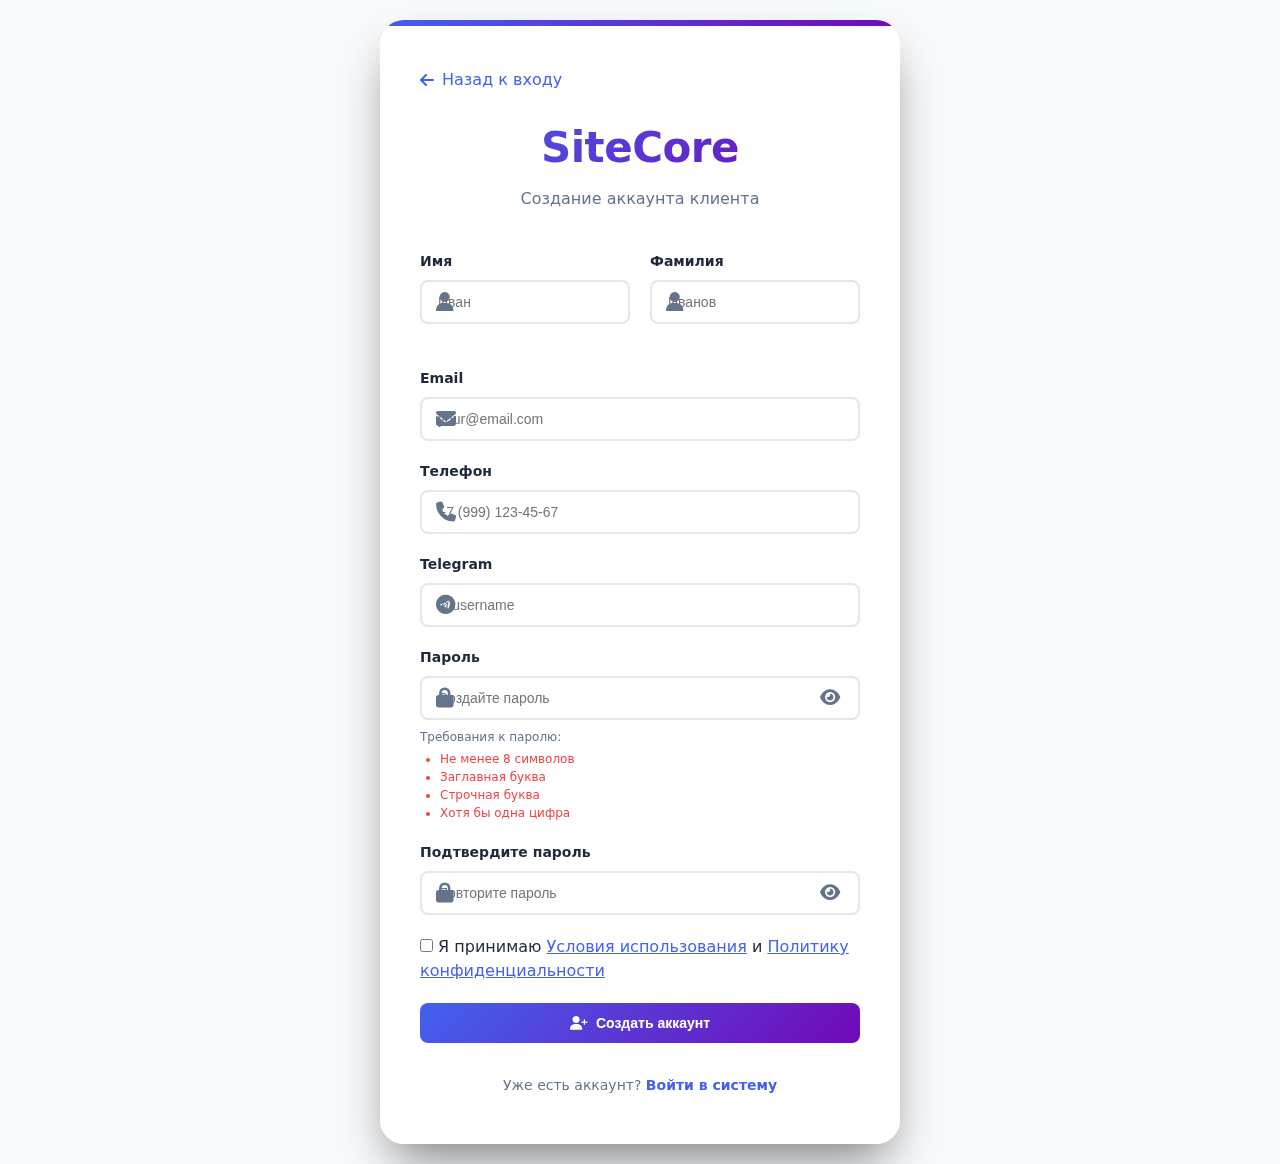
<file: register.html>
<!DOCTYPE html>
<html lang="ru">
<head>
    <meta charset="UTF-8">
    <meta name="viewport" content="width=device-width, initial-scale=1.0">
    <title>SiteCore | Регистрация</title>
    <link rel="stylesheet" href="styles.css">
    <link rel="stylesheet" href="https://cdnjs.cloudflare.com/ajax/libs/font-awesome/6.4.0/css/all.min.css">
    <style>
        :root {
            --primary: #4361ee;
            --primary-dark: #3a56d4;
            --secondary: #7209b7;
            --accent: #4cc9f0;
            --success: #4ade80;
            --warning: #f59e0b;
            --danger: #ef4444;
            --dark: #1e293b;
            --light: #f8fafc;
            --gray: #64748b;
            --gray-light: #e2e8f0;
        }

        * {
            margin: 0;
            padding: 0;
            box-sizing: border-box;
        }

        body {
            font-family: 'Inter', system-ui, -apple-system, sans-serif;
            background: linear-gradient(135deg, #667eea 0%, #764ba2 100%);
            min-height: 100vh;
            display: flex;
            align-items: center;
            justify-content: center;
            padding: 20px;
        }

        .register-container {
            width: 100%;
            max-width: 520px;
        }

        .register-card {
            background: rgba(255, 255, 255, 0.95);
            backdrop-filter: blur(20px);
            border-radius: 24px;
            padding: 48px 40px;
            box-shadow: 0 25px 50px -12px rgba(0, 0, 0, 0.5);
            position: relative;
            overflow: hidden;
        }

        .register-card::before {
            content: '';
            position: absolute;
            top: 0;
            left: 0;
            right: 0;
            height: 6px;
            background: linear-gradient(90deg, var(--primary), var(--secondary));
        }

        .back-link {
            display: inline-flex;
            align-items: center;
            gap: 8px;
            color: var(--primary);
            text-decoration: none;
            font-weight: 500;
            margin-bottom: 24px;
            transition: all 0.3s ease;
        }

        .back-link:hover {
            gap: 12px;
        }

        .logo {
            text-align: center;
            margin-bottom: 40px;
        }

        .logo h1 {
            font-size: 42px;
            font-weight: 800;
            background: linear-gradient(135deg, var(--primary), var(--secondary));
            -webkit-background-clip: text;
            -webkit-text-fill-color: transparent;
            margin-bottom: 8px;
            letter-spacing: -0.5px;
        }

        .logo p {
            color: var(--gray);
            font-size: 16px;
            font-weight: 500;
        }

        .form-grid {
            display: grid;
            grid-template-columns: 1fr 1fr;
            gap: 20px;
            margin-bottom: 24px;
        }

        .form-group {
            margin-bottom: 24px;
        }

        .form-label {
            display: block;
            margin-bottom: 8px;
            font-size: 14px;
            font-weight: 600;
            color: var(--dark);
        }

        .input-with-icon {
            position: relative;
        }

        .input-icon {
            position: absolute;
            left: 16px;
            top: 50%;
            transform: translateY(-50%);
            color: var(--gray);
            font-size: 20px;
        }

        .form-input {
            width: 100%;
            padding: 16px 16px 16px 48px;
            border: 2px solid var(--gray-light);
            border-radius: 12px;
            font-size: 16px;
            transition: all 0.3s ease;
            background: white;
            color: var(--dark);
        }

        .form-input:focus {
            outline: none;
            border-color: var(--primary);
            box-shadow: 0 0 0 4px rgba(67, 97, 238, 0.15);
        }

        .password-toggle {
            position: absolute;
            right: 16px;
            top: 50%;
            transform: translateY(-50%);
            background: none;
            border: none;
            color: var(--gray);
            cursor: pointer;
            font-size: 18px;
            padding: 4px;
        }

        .requirements {
            margin-top: 8px;
            font-size: 12px;
            color: var(--gray);
        }

        .requirements ul {
            padding-left: 20px;
            margin-top: 4px;
        }

        .requirements li.valid {
            color: var(--success);
        }

        .requirements li.invalid {
            color: var(--danger);
        }

        .btn {
            width: 100%;
            padding: 18px;
            background: linear-gradient(135deg, var(--primary), var(--secondary));
            color: white;
            border: none;
            border-radius: 12px;
            font-size: 16px;
            font-weight: 600;
            cursor: pointer;
            transition: all 0.3s cubic-bezier(0.4, 0, 0.2, 1);
            display: flex;
            align-items: center;
            justify-content: center;
            gap: 12px;
        }

        .btn:hover {
            transform: translateY(-2px);
            box-shadow: 0 10px 25px rgba(67, 97, 238, 0.3);
        }

        .error-message {
            background: rgba(239, 68, 68, 0.1);
            color: var(--danger);
            padding: 14px;
            border-radius: 8px;
            margin-bottom: 20px;
            font-size: 14px;
            display: none;
            animation: slideDown 0.3s ease;
        }

        .error-message.show {
            display: block;
        }

        .success-message {
            background: rgba(74, 222, 128, 0.1);
            color: var(--success);
            padding: 14px;
            border-radius: 8px;
            margin-bottom: 20px;
            font-size: 14px;
            display: none;
            animation: slideDown 0.3s ease;
        }

        .success-message.show {
            display: block;
        }

        .login-link {
            text-align: center;
            margin-top: 32px;
            font-size: 14px;
            color: var(--gray);
        }

        .login-link a {
            color: var(--primary);
            text-decoration: none;
            font-weight: 600;
        }

        .login-link a:hover {
            text-decoration: underline;
        }

        @keyframes slideDown {
            from { opacity: 0; transform: translateY(-10px); }
            to { opacity: 1; transform: translateY(0); }
        }

        @media (max-width: 768px) {
            .form-grid {
                grid-template-columns: 1fr;
            }
            
            .register-card {
                padding: 32px 24px;
            }
            
            .logo h1 {
                font-size: 36px;
            }
        }

        @media (max-width: 480px) {
            .register-card {
                padding: 24px 20px;
            }
        }
    </style>
</head>
<body>
    <div class="register-container">
        <div class="register-card">
            <a href="index.html" class="back-link">
                <i class="fas fa-arrow-left"></i> Назад к входу
            </a>

            <div class="logo">
                <h1>SiteCore</h1>
                <p>Создание аккаунта клиента</p>
            </div>

            <div class="error-message" id="error-message"></div>
            <div class="success-message" id="success-message"></div>

            <form id="register-form">
                <div class="form-grid">
                    <div class="form-group">
                        <label class="form-label" for="first-name">Имя</label>
                        <div class="input-with-icon">
                            <i class="fas fa-user input-icon"></i>
                            <input type="text" id="first-name" class="form-input" placeholder="Иван" required>
                        </div>
                    </div>

                    <div class="form-group">
                        <label class="form-label" for="last-name">Фамилия</label>
                        <div class="input-with-icon">
                            <i class="fas fa-user input-icon"></i>
                            <input type="text" id="last-name" class="form-input" placeholder="Иванов" required>
                        </div>
                    </div>
                </div>

                <div class="form-group">
                    <label class="form-label" for="email">Email</label>
                    <div class="input-with-icon">
                        <i class="fas fa-envelope input-icon"></i>
                        <input type="email" id="email" class="form-input" placeholder="your@email.com" required>
                    </div>
                </div>

                <div class="form-group">
                    <label class="form-label" for="phone">Телефон</label>
                    <div class="input-with-icon">
                        <i class="fas fa-phone input-icon"></i>
                        <input type="tel" id="phone" class="form-input" placeholder="+7 (999) 123-45-67" required>
                    </div>
                </div>

                <div class="form-group">
                    <label class="form-label" for="telegram">Telegram</label>
                    <div class="input-with-icon">
                        <i class="fab fa-telegram input-icon"></i>
                        <input type="text" id="telegram" class="form-input" placeholder="@username" required>
                    </div>
                </div>

                <div class="form-group">
                    <label class="form-label" for="password">Пароль</label>
                    <div class="input-with-icon">
                        <i class="fas fa-lock input-icon"></i>
                        <input type="password" id="password" class="form-input" placeholder="Создайте пароль" required>
                        <button type="button" class="password-toggle" data-target="password">
                            <i class="fas fa-eye"></i>
                        </button>
                    </div>
                    <div class="requirements">
                        <div>Требования к паролю:</div>
                        <ul>
                            <li id="length-req" class="invalid">Не менее 8 символов</li>
                            <li id="upper-req" class="invalid">Заглавная буква</li>
                            <li id="lower-req" class="invalid">Строчная буква</li>
                            <li id="number-req" class="invalid">Хотя бы одна цифра</li>
                        </ul>
                    </div>
                </div>

                <div class="form-group">
                    <label class="form-label" for="confirm-password">Подтвердите пароль</label>
                    <div class="input-with-icon">
                        <i class="fas fa-lock input-icon"></i>
                        <input type="password" id="confirm-password" class="form-input" placeholder="Повторите пароль" required>
                        <button type="button" class="password-toggle" data-target="confirm-password">
                            <i class="fas fa-eye"></i>
                        </button>
                    </div>
                </div>

                <div class="form-group">
                    <label class="form-checkbox">
                        <input type="checkbox" id="terms" required>
                        <span>Я принимаю <a href="#" style="color: var(--primary);">Условия использования</a> и <a href="#" style="color: var(--primary);">Политику конфиденциальности</a></span>
                    </label>
                </div>

                <button type="submit" class="btn">
                    <i class="fas fa-user-plus"></i> Создать аккаунт
                </button>
            </form>

            <div class="login-link">
                Уже есть аккаунт? <a href="index.html">Войти в систему</a>
            </div>
        </div>
    </div>

    <script src="app.js"></script>
    <script>
        // Переключение видимости пароля
        document.querySelectorAll('.password-toggle').forEach(btn => {
            btn.addEventListener('click', function() {
                const targetId = this.dataset.target;
                const input = document.getElementById(targetId);
                const icon = this.querySelector('i');
                
                if (input.type === 'password') {
                    input.type = 'text';
                    icon.className = 'fas fa-eye-slash';
                } else {
                    input.type = 'password';
                    icon.className = 'fas fa-eye';
                }
            });
        });

        // Валидация пароля
        document.getElementById('password').addEventListener('input', function(e) {
            const password = e.target.value;
            
            // Проверка длины
            const lengthReq = document.getElementById('length-req');
            if (password.length >= 8) {
                lengthReq.className = 'valid';
            } else {
                lengthReq.className = 'invalid';
            }
            
            // Проверка заглавной буквы
            const upperReq = document.getElementById('upper-req');
            if (/[A-ZА-Я]/.test(password)) {
                upperReq.className = 'valid';
            } else {
                upperReq.className = 'invalid';
            }
            
            // Проверка строчной буквы
            const lowerReq = document.getElementById('lower-req');
            if (/[a-zа-я]/.test(password)) {
                lowerReq.className = 'valid';
            } else {
                lowerReq.className = 'invalid';
            }
            
            // Проверка цифры
            const numberReq = document.getElementById('number-req');
            if (/\d/.test(password)) {
                numberReq.className = 'valid';
            } else {
                numberReq.className = 'invalid';
            }
        });

        // Регистрация
        document.getElementById('register-form').addEventListener('submit', function(e) {
            e.preventDefault();
            
            const firstName = document.getElementById('first-name').value.trim();
            const lastName = document.getElementById('last-name').value.trim();
            const email = document.getElementById('email').value.trim().toLowerCase();
            const phone = document.getElementById('phone').value.trim();
            const telegram = document.getElementById('telegram').value.trim();
            const password = document.getElementById('password').value;
            const confirmPassword = document.getElementById('confirm-password').value;
            
            const errorEl = document.getElementById('error-message');
            const successEl = document.getElementById('success-message');
            
            // Очищаем сообщения
            errorEl.classList.remove('show');
            successEl.classList.remove('show');
            
            // Валидация
            if (password !== confirmPassword) {
                errorEl.textContent = 'Пароли не совпадают';
                errorEl.classList.add('show');
                return;
            }
            
            if (password.length < 8) {
                errorEl.textContent = 'Пароль должен содержать не менее 8 символов';
                errorEl.classList.add('show');
                return;
            }
            
            if (!/[A-ZА-Я]/.test(password)) {
                errorEl.textContent = 'Пароль должен содержать хотя бы одну заглавную букву';
                errorEl.classList.add('show');
                return;
            }
            
            if (!/[a-zа-я]/.test(password)) {
                errorEl.textContent = 'Пароль должен содержать хотя бы одну строчную букву';
                errorEl.classList.add('show');
                return;
            }
            
            if (!/\d/.test(password)) {
                errorEl.textContent = 'Пароль должен содержать хотя бы одну цифру';
                errorEl.classList.add('show');
                return;
            }
            
            if (!telegram.startsWith('@')) {
                errorEl.textContent = 'Telegram должен начинаться с @';
                errorEl.classList.add('show');
                return;
            }
            
            if (!document.getElementById('terms').checked) {
                errorEl.textContent = 'Необходимо принять условия использования';
                errorEl.classList.add('show');
                return;
            }
            
            // Получаем данные
            const data = getAppData();
            
            // Проверяем, есть ли уже пользователь с таким email
            const emailExists = data.clients.some(client => client.email === email);
            if (emailExists) {
                errorEl.textContent = 'Пользователь с таким email уже зарегистрирован';
                errorEl.classList.add('show');
                return;
            }
            
            // Создаем нового клиента
            const newClient = {
                id: Date.now(),
                firstName,
                lastName,
                fullName: `${firstName} ${lastName}`,
                email,
                phone,
                telegram,
                password,
                role: 'client',
                avatar: firstName.charAt(0).toUpperCase() + lastName.charAt(0).toUpperCase(),
                registrationDate: new Date().toISOString(),
                status: 'active',
                orders: []
            };
            
            data.clients.push(newClient);
            saveAppData(data);
            
            // Автоматический вход
            saveSession(newClient);
            
            successEl.textContent = 'Аккаунт успешно создан! Перенаправляем...';
            successEl.classList.add('show');
            
            setTimeout(() => {
                window.location.href = 'client.html';
            }, 1500);
        });

        // Инициализация при загрузке
        initializeApp();
    </script>
</body>
</html>
</file>
<file: styles.css>
:root {
    --primary: #667eea;
    --primary-dark: #5a67d8;
    --primary-light: #8a9ef5;
    --secondary: #764ba2;
    --success: #10b981;
    --warning: #f59e0b;
    --danger: #ef4444;
    --dark: #1f2937;
    --gray: #6b7280;
    --gray-light: #e5e7eb;
    --gray-lighter: #f3f4f6;
    --white: #ffffff;
    --radius: 12px;
    --radius-lg: 20px;
    --shadow: 0 10px 25px -5px rgba(0, 0, 0, 0.1);
    --shadow-lg: 0 20px 50px -12px rgba(0, 0, 0, 0.25);
}

* {
    margin: 0;
    padding: 0;
    box-sizing: border-box;
}

body {
    font-family: -apple-system, BlinkMacSystemFont, 'Segoe UI', Roboto, Oxygen, Ubuntu, sans-serif;
    line-height: 1.5;
    color: var(--dark);
    overflow-x: hidden;
}

.btn-primary {
    display: inline-block;
    padding: 14px 28px;
    background: linear-gradient(90deg, var(--primary) 0%, var(--secondary) 100%);
    color: white;
    border: none;
    border-radius: var(--radius);
    font-size: 16px;
    font-weight: 600;
    cursor: pointer;
    text-decoration: none;
    transition: all 0.3s ease;
    text-align: center;
}

.btn-primary:hover {
    transform: translateY(-2px);
    box-shadow: var(--shadow);
}

.btn-primary:active {
    transform: translateY(0);
}

.form-input {
    width: 100%;
    padding: 14px 16px;
    border: 2px solid var(--gray-light);
    border-radius: var(--radius);
    font-size: 16px;
    transition: all 0.3s ease;
    background: var(--white);
}

.form-input:focus {
    outline: none;
    border-color: var(--primary);
    box-shadow: 0 0 0 3px rgba(102, 126, 234, 0.1);
}

/* Адаптивность */
@media (max-width: 768px) {
    .btn-primary {
        padding: 12px 24px;
        font-size: 14px;
    }
    
    .form-input {
        padding: 12px 14px;
        font-size: 14px;
    }
}
</file>
